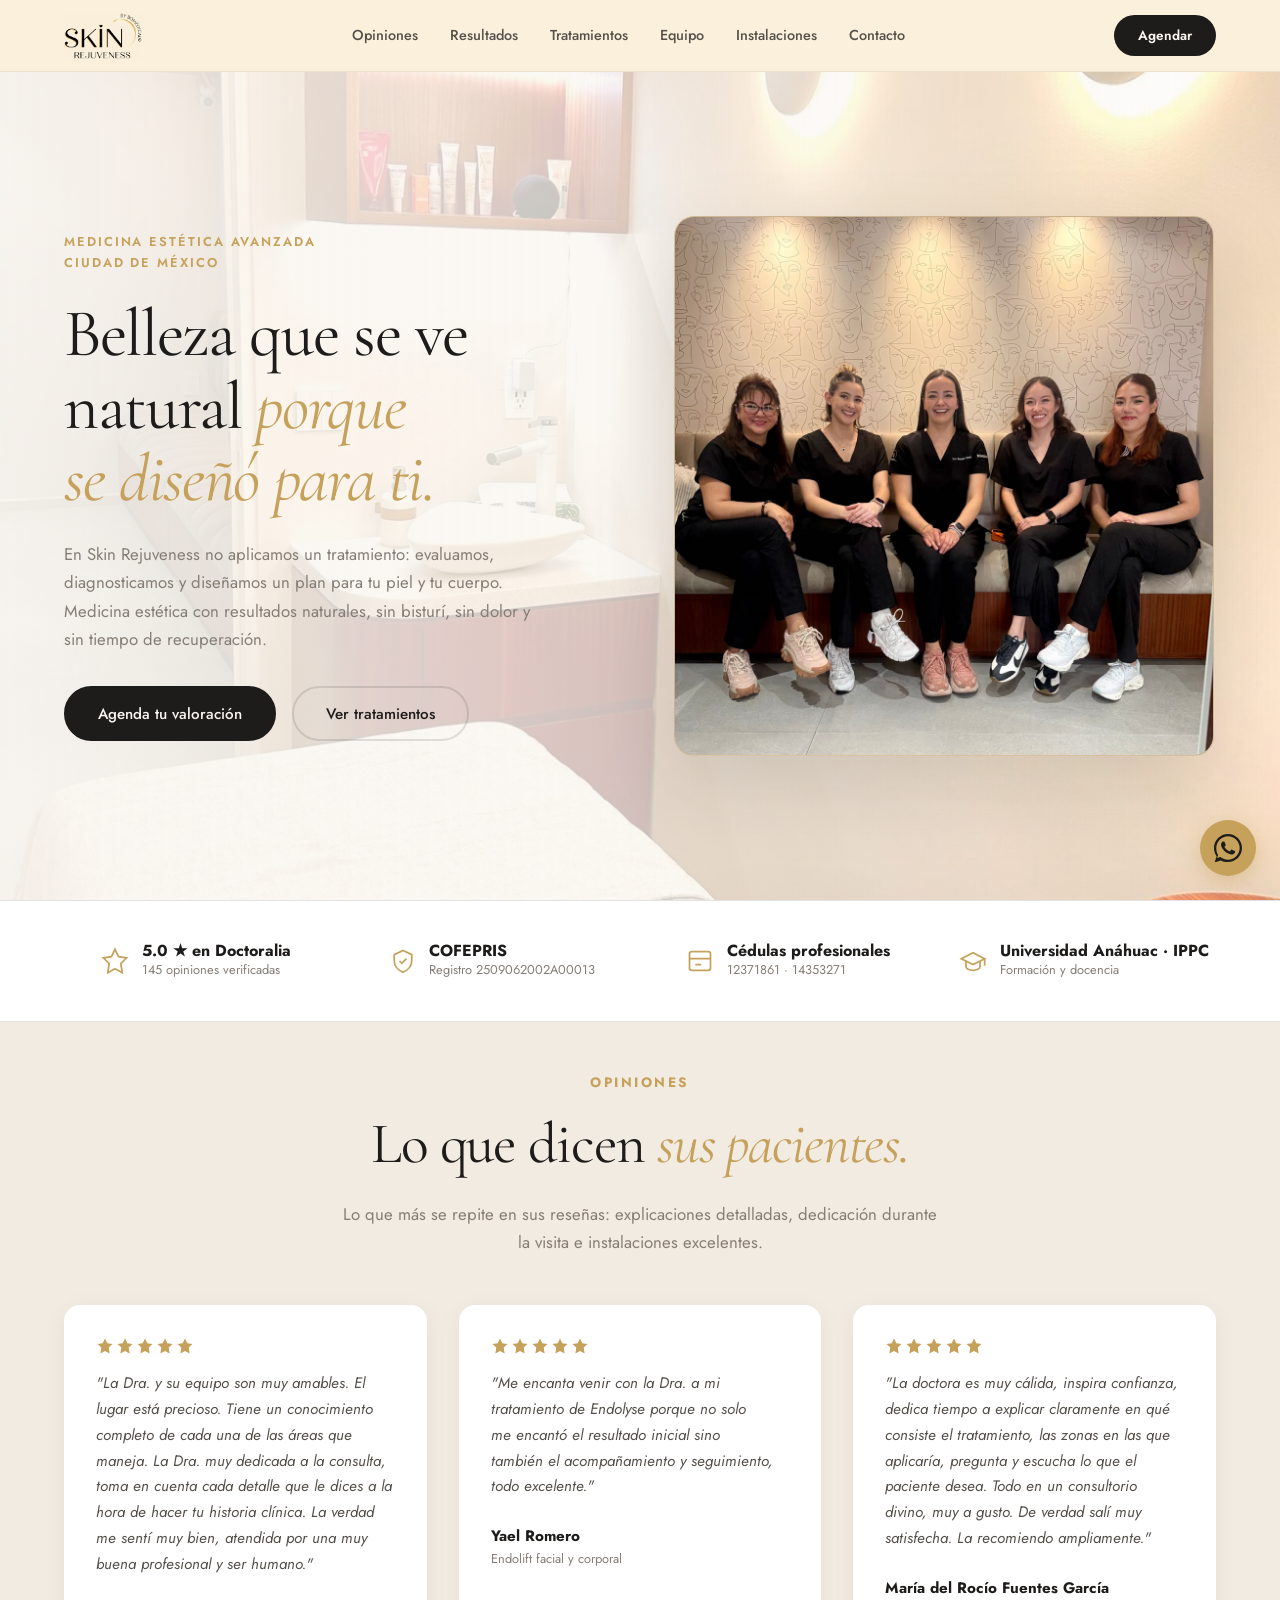
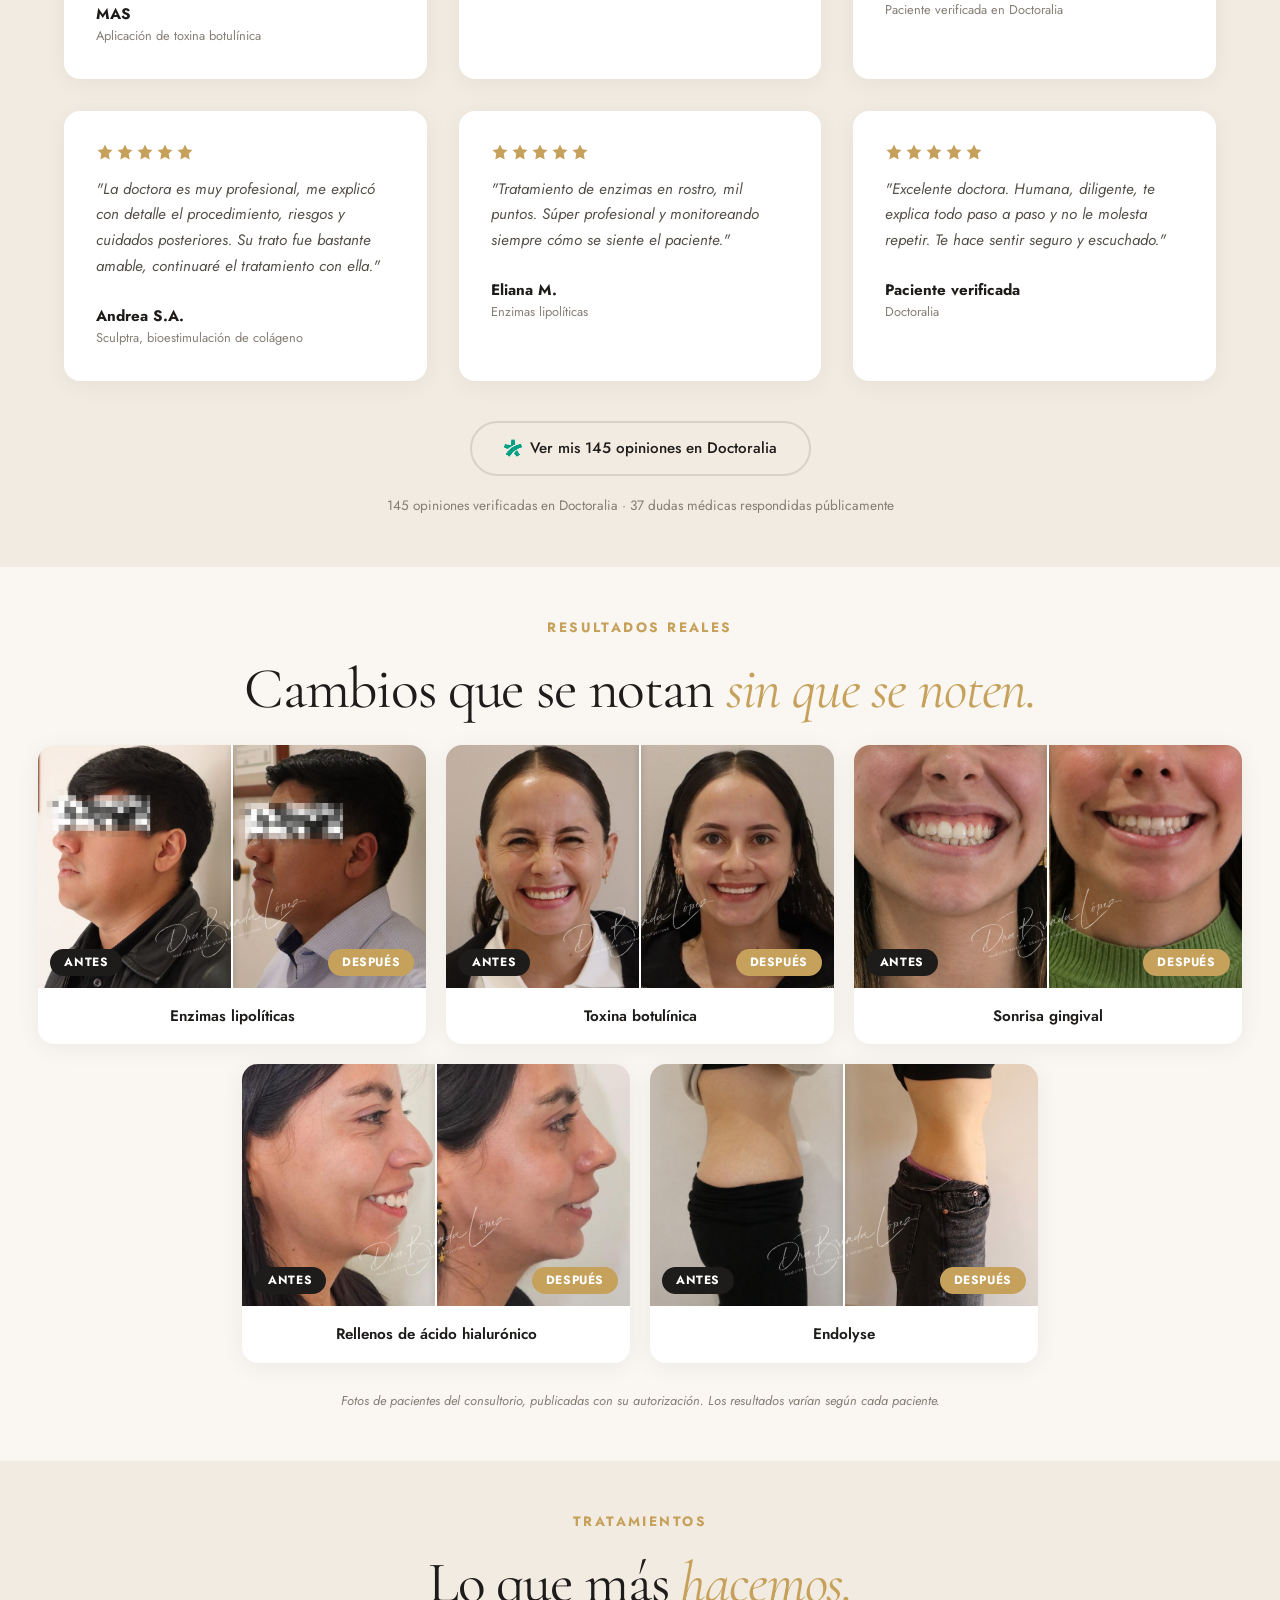
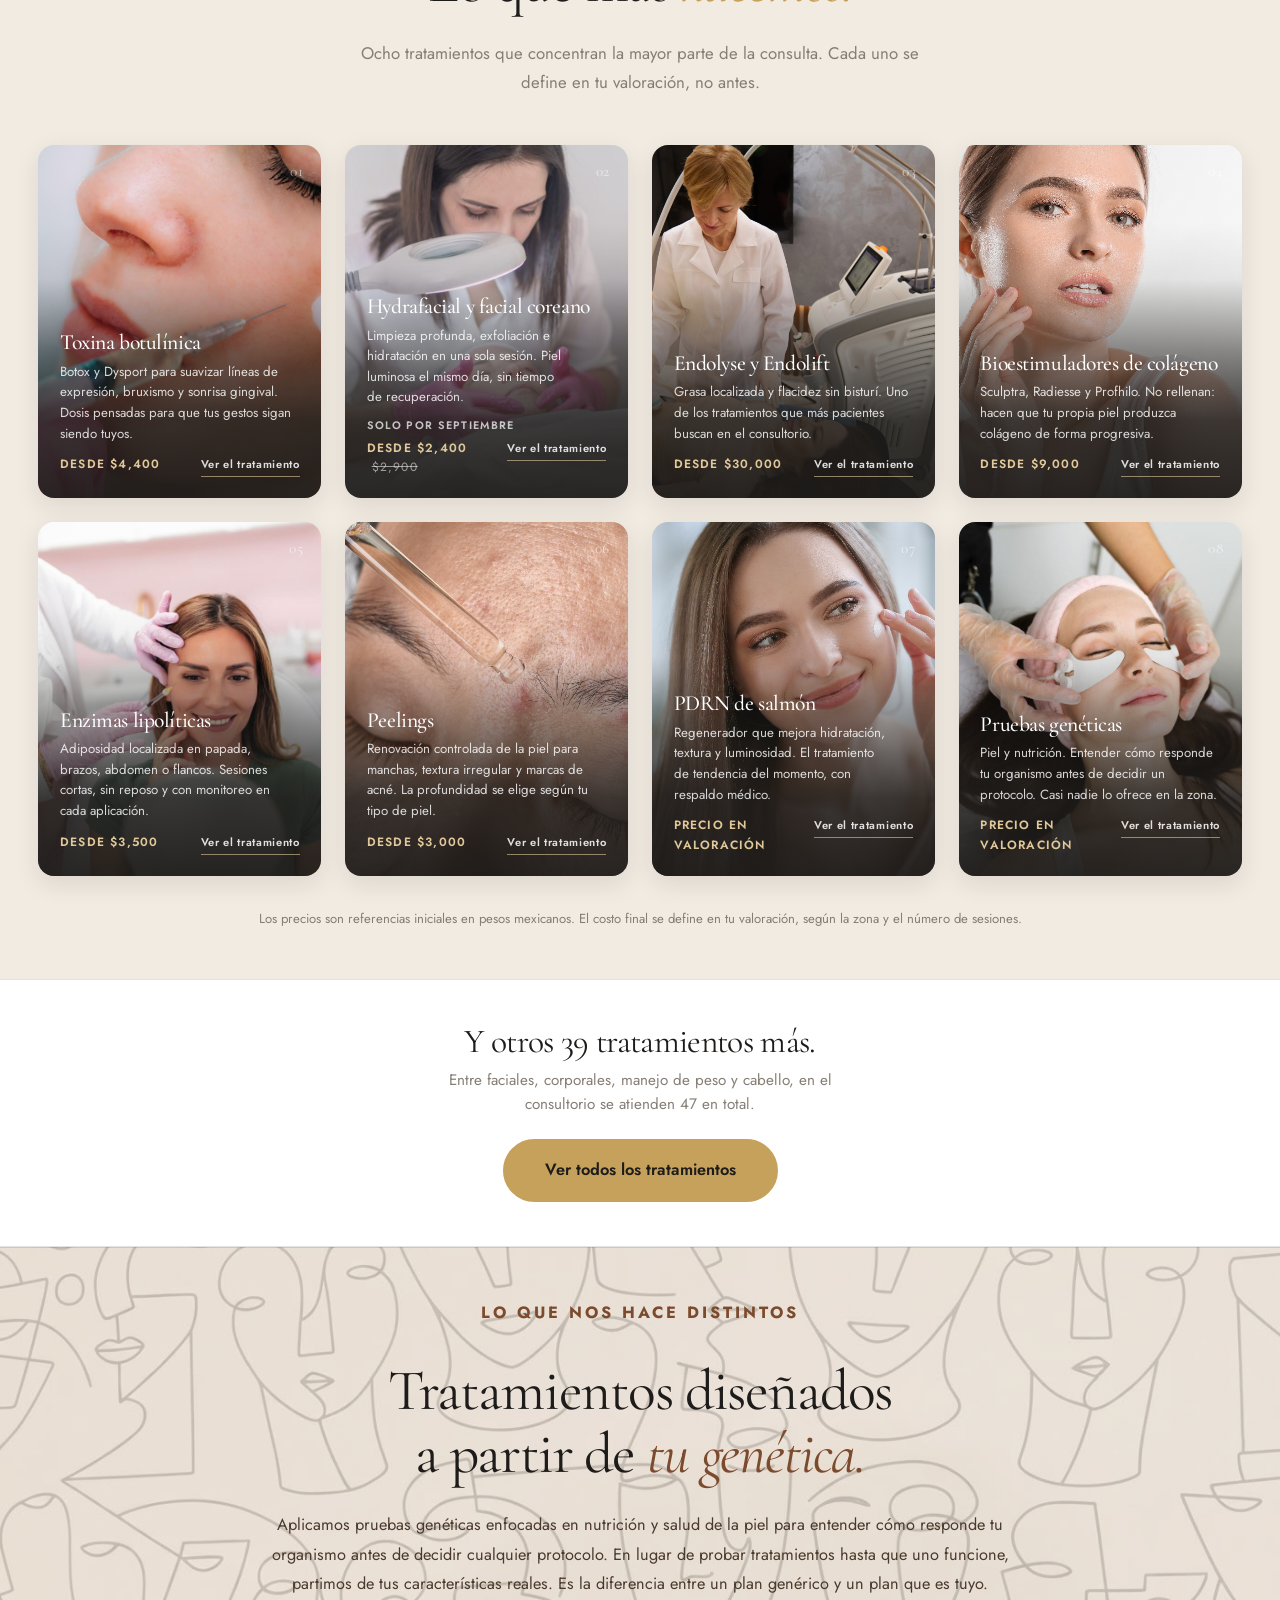
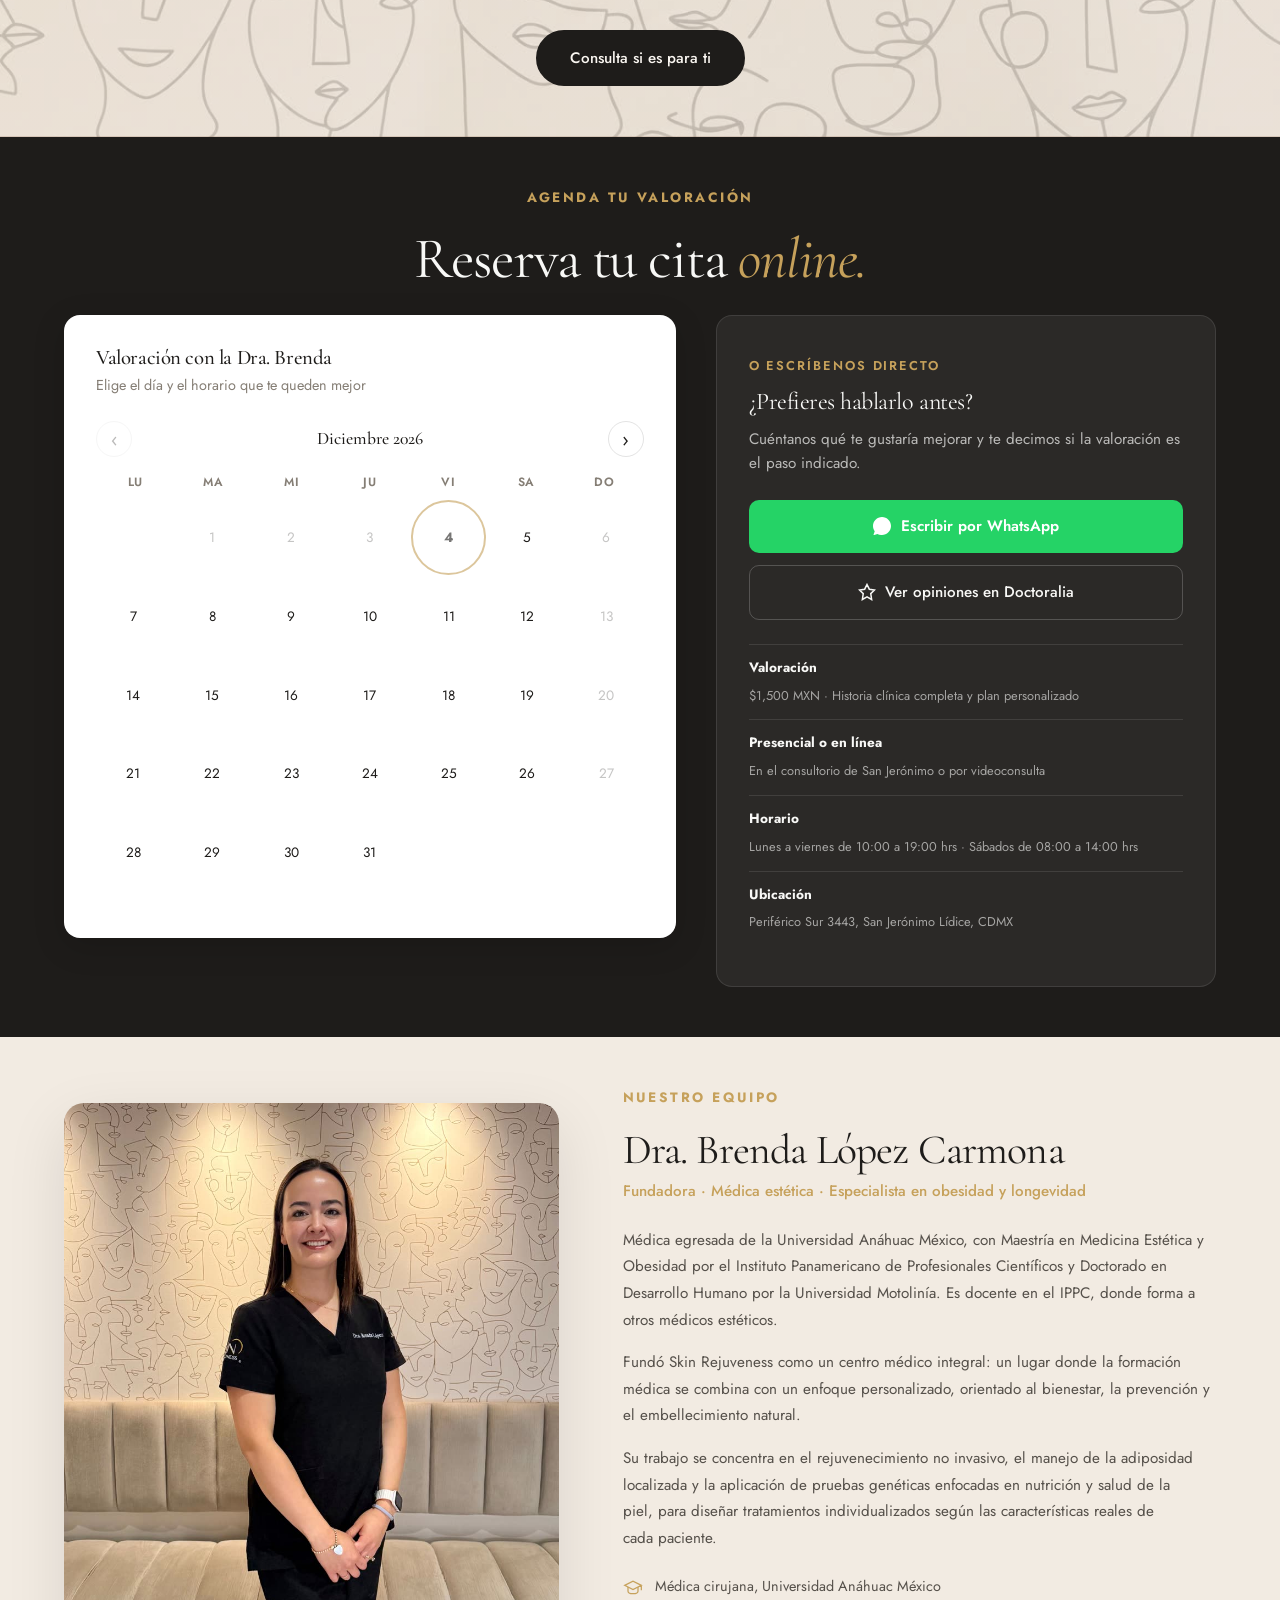
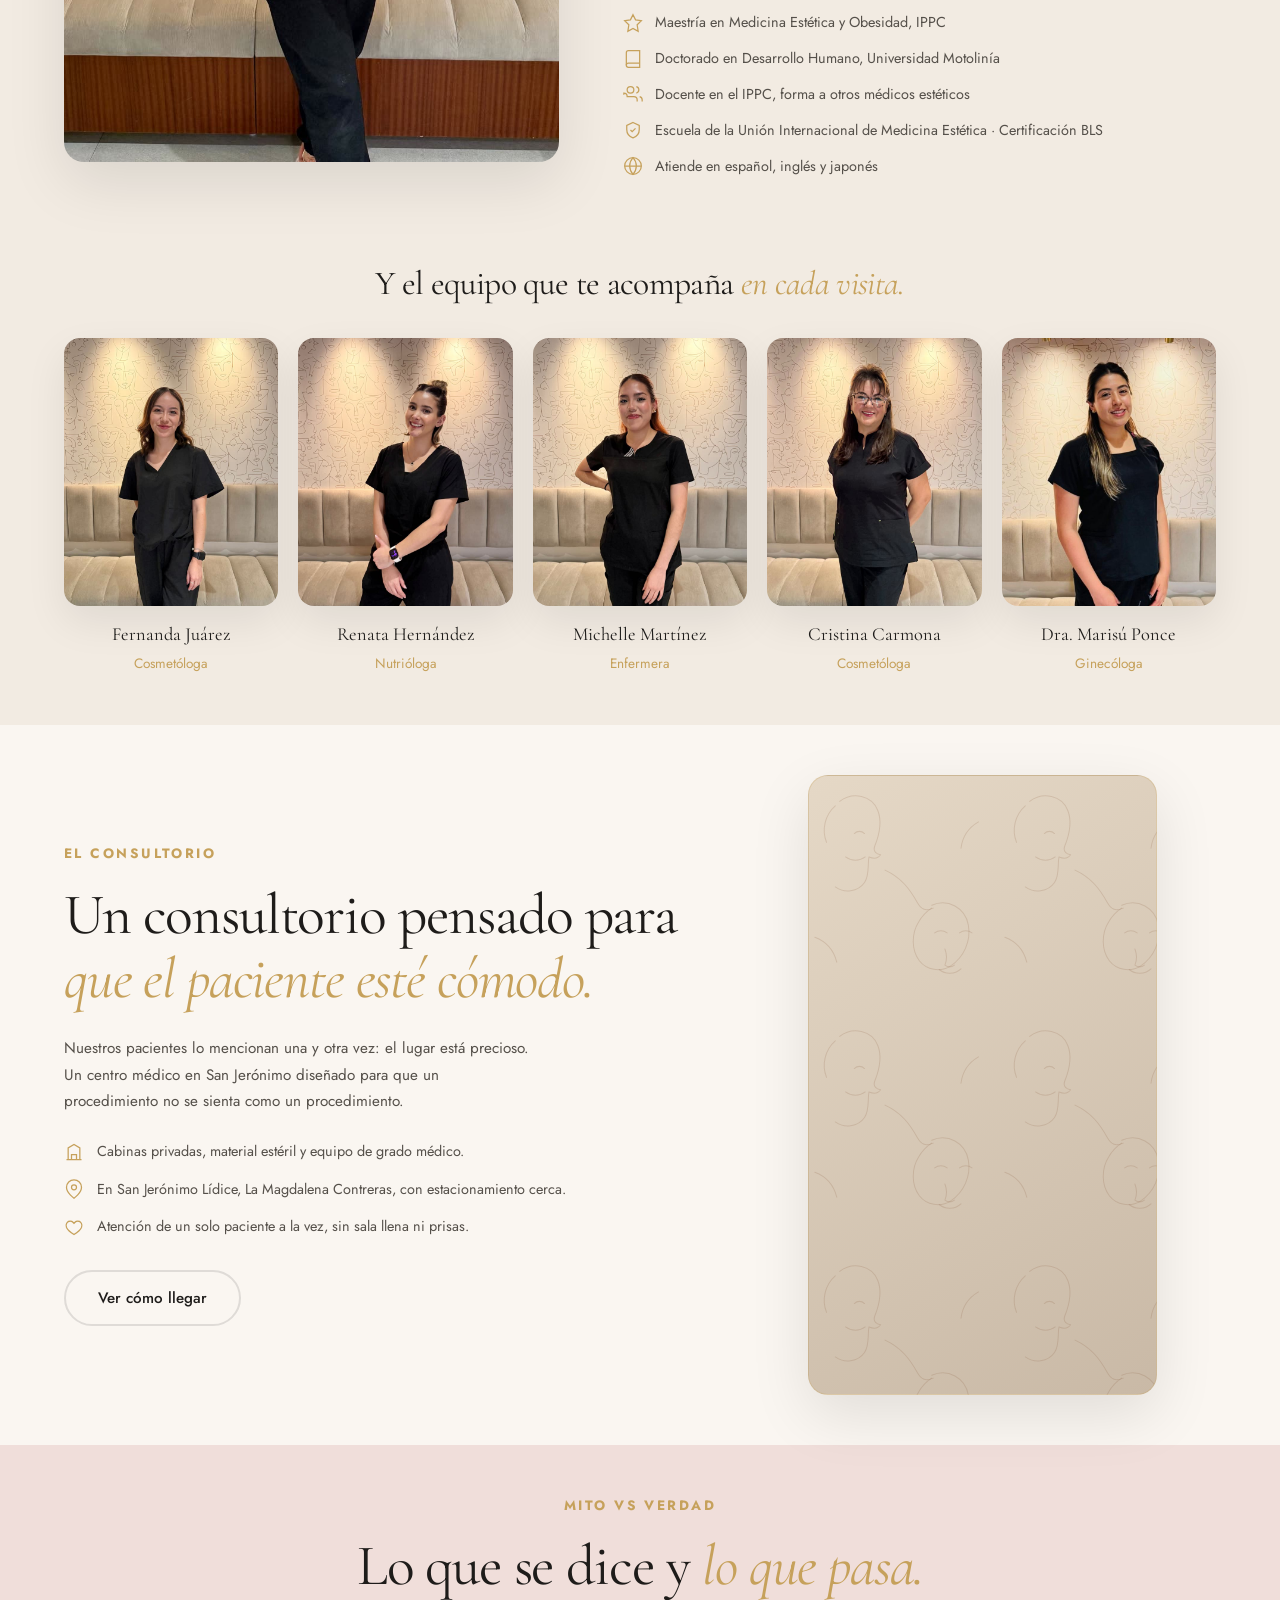
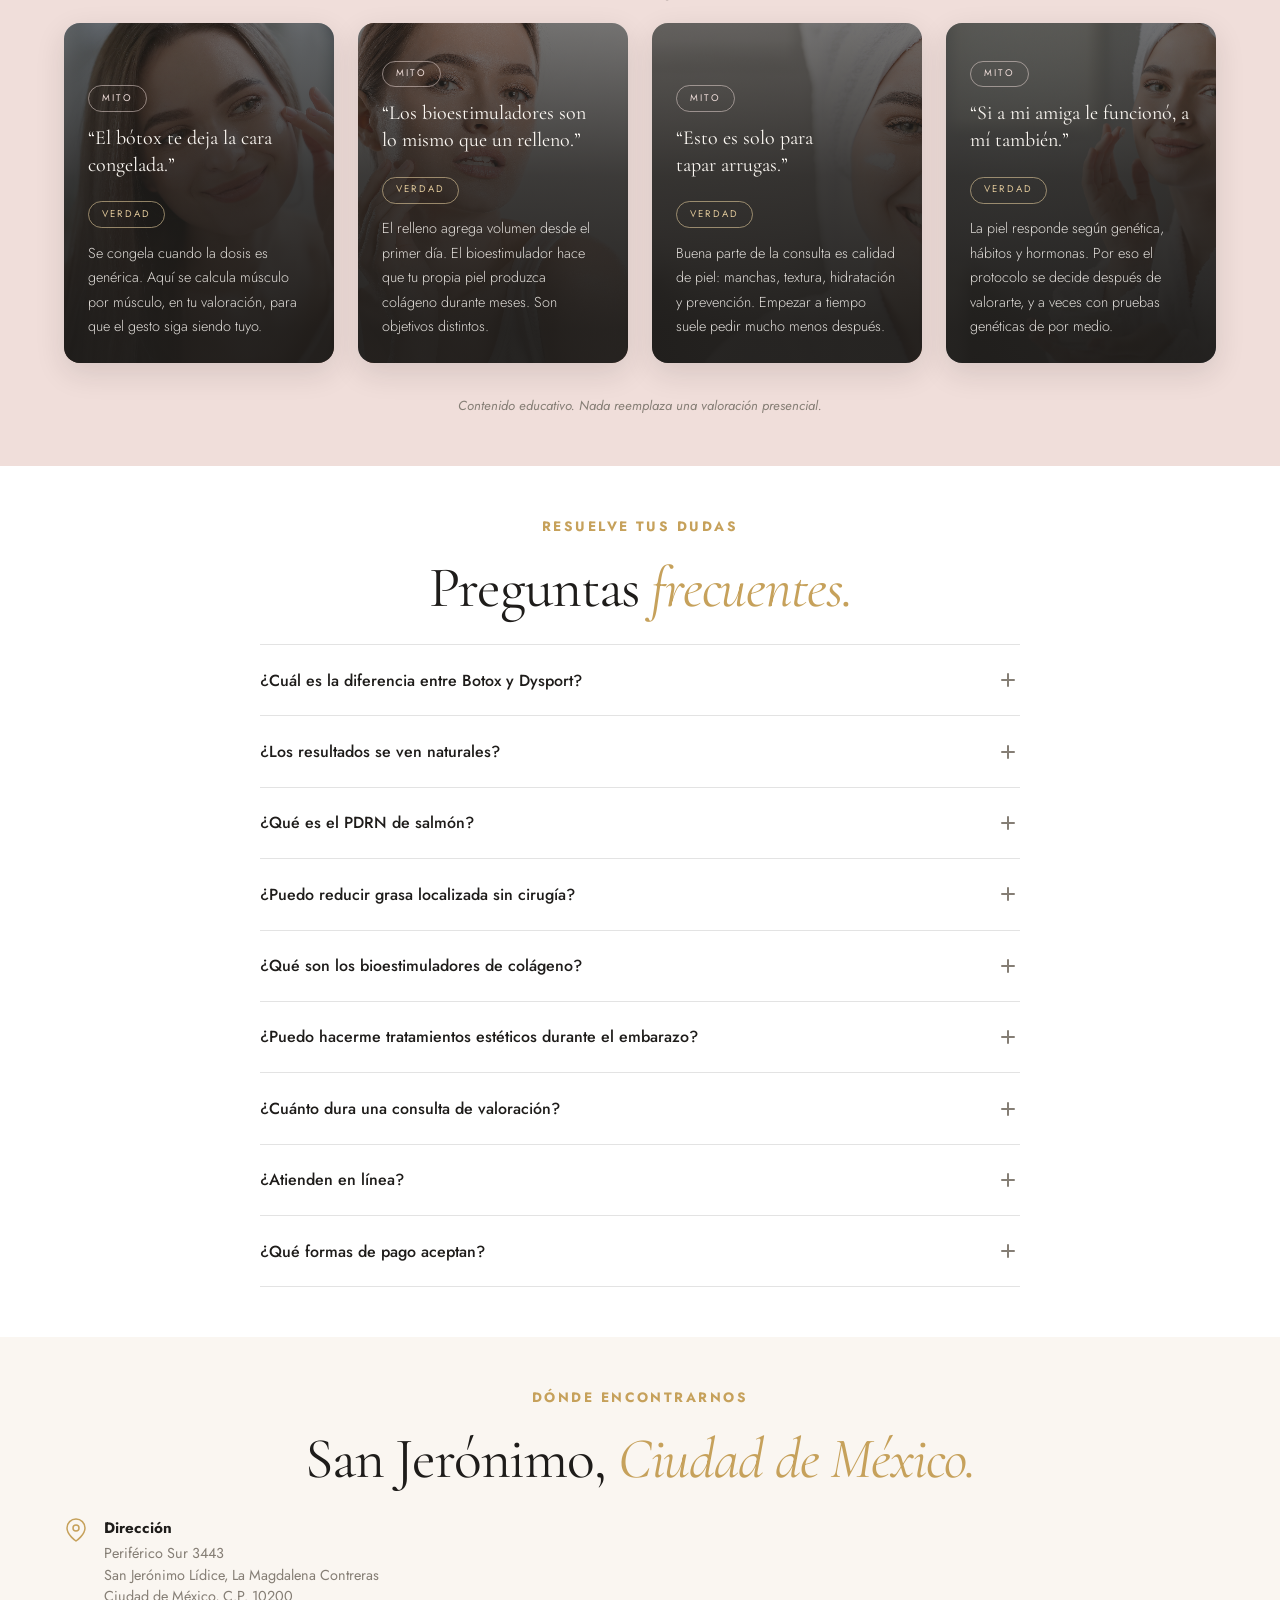
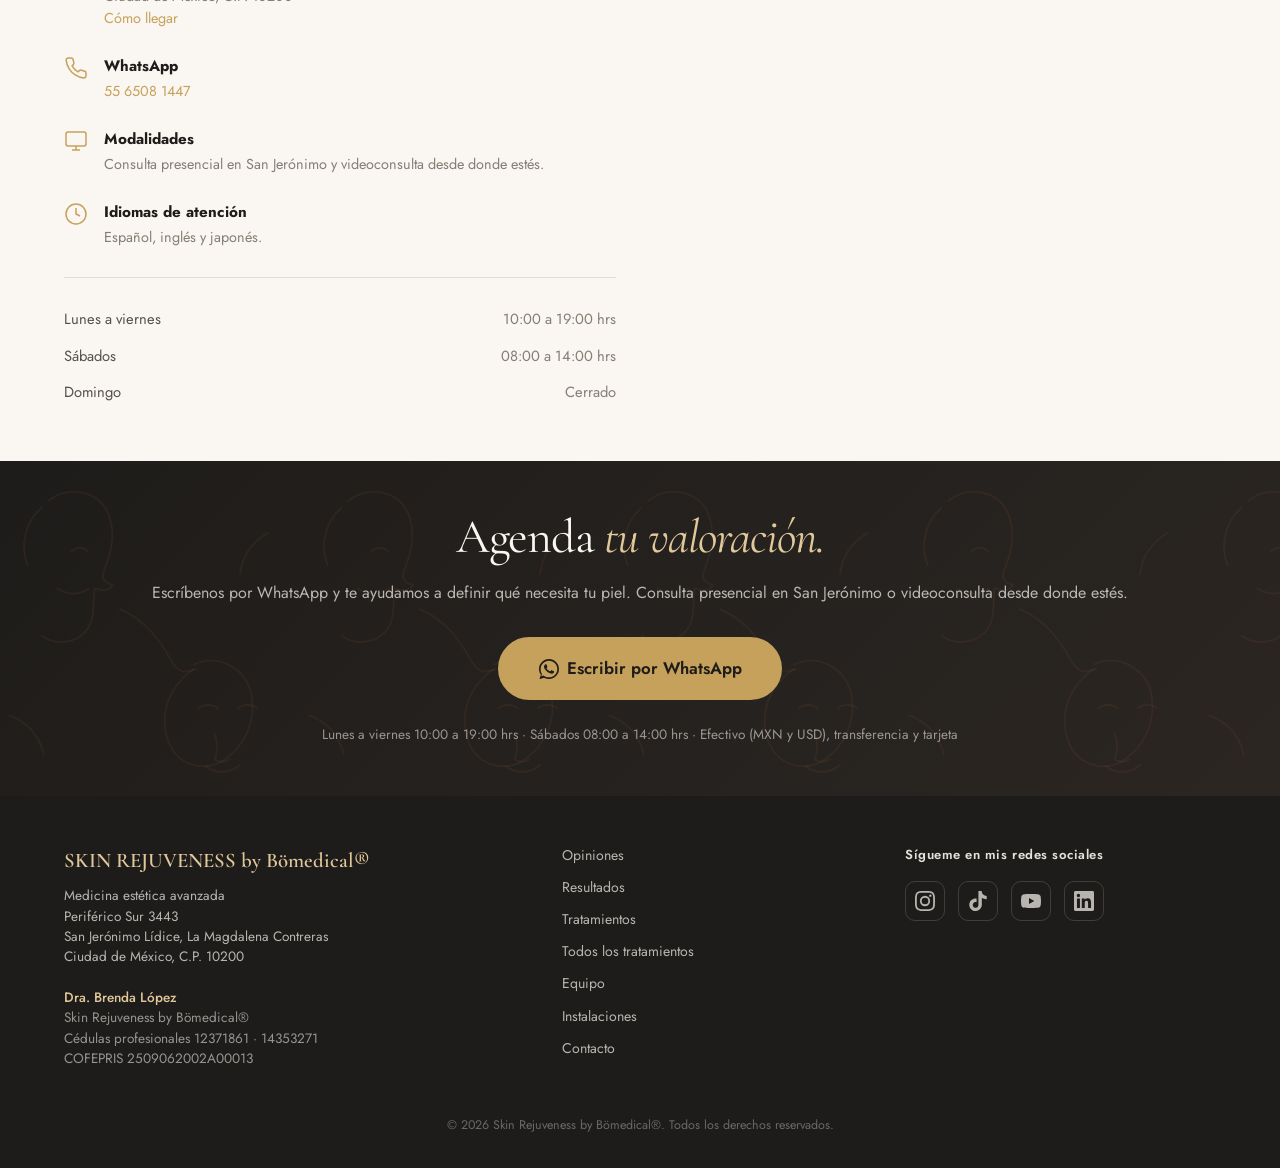
<file: index.html>
<!DOCTYPE html>
<html lang="es-MX">
<head>
  <meta charset="UTF-8" />
  <meta name="viewport" content="width=device-width, initial-scale=1.0" />
  <title>Medicina Estética en San Jerónimo, CDMX | Dra. Brenda López · Skin Rejuveness</title>
  <meta name="description" content="Medicina estética avanzada en San Jerónimo, CDMX. Botox, bioestimuladores, Endolyse, hydrafacial y pruebas genéticas de piel con la Dra. Brenda López. 145 opiniones 5★. Agenda por WhatsApp." />
  <meta name="keywords" content="medicina estética San Jerónimo, médico estético CDMX sur, botox San Jerónimo CDMX, bioestimuladores de colágeno CDMX, Endolift CDMX, enzimas lipolíticas CDMX, hydrafacial San Jerónimo, ácido hialurónico CDMX sur, pruebas genéticas para la piel México" />
  <meta name="robots" content="index, follow" />
  <meta name="author" content="Dra. Brenda López Carmona" />

  <meta property="og:title" content="Medicina Estética en San Jerónimo, CDMX | Dra. Brenda López" />
  <meta property="og:description" content="Evaluamos, diagnosticamos y diseñamos un plan para tu piel y tu cuerpo. Medicina estética con resultados naturales en San Jerónimo, CDMX." />
  <meta property="og:type" content="website" />
  <meta property="og:locale" content="es_MX" />
  <meta property="og:site_name" content="Skin Rejuveness by Bömedical" />
  <meta property="og:image" content="assets/img/hero.jpg" />
  <meta name="twitter:card" content="summary_large_image" />

  <link rel="canonical" href="https://skinrejuveness.com/" />

  <link rel="preconnect" href="https://fonts.googleapis.com" />
  <link rel="preconnect" href="https://fonts.gstatic.com" crossorigin />
  <link rel="stylesheet" href="https://fonts.googleapis.com/css2?family=Cormorant+Garamond:ital,wght@0,300;0,400;0,500;0,600;1,300;1,400;1,500;1,600&family=Jost:wght@300;400;500;600&display=swap" />

  <link rel="stylesheet" href="styles.css?v=20260929j" />

  <link rel="icon" href="data:image/svg+xml,<svg xmlns='http://www.w3.org/2000/svg' viewBox='0 0 100 100'><rect width='100' height='100' rx='22' fill='%231E1C1A'/><text x='50' y='70' font-size='58' font-family='Georgia,serif' fill='%23C6A15B' text-anchor='middle'>S</text></svg>" />

  <script type="application/ld+json">
  {
    "@context": "https://schema.org",
    "@graph": [
      {
        "@type": "MedicalBusiness",
        "@id": "https://skinrejuveness.com/#clinica",
        "name": "Skin Rejuveness by Bömedical",
        "alternateName": "Skin Rejuveness",
        "description": "Centro de medicina estética avanzada en San Jerónimo Lídice, CDMX. Rejuvenecimiento no invasivo, manejo de adiposidad localizada y pruebas genéticas aplicadas a piel y nutrición.",
        "image": "https://skinrejuveness.com/assets/img/hero.jpg",
        "url": "https://skinrejuveness.com/",
        "telephone": "+525565081447",
        "priceRange": "$$$",
        "currenciesAccepted": "MXN",
        "paymentAccepted": "Efectivo en pesos mexicanos y dólares, Transferencia, Tarjeta de crédito, Tarjeta de débito",
        "medicalSpecialty": "PlasticSurgery",
        "availableService": [
          { "@type": "MedicalTherapy", "name": "Aplicación de toxina botulínica" },
          { "@type": "MedicalTherapy", "name": "Bioestimuladores de colágeno" },
          { "@type": "MedicalTherapy", "name": "Endolyse para grasa localizada" },
          { "@type": "MedicalTherapy", "name": "Hydrafacial" },
          { "@type": "MedicalTherapy", "name": "Enzimas lipolíticas" },
          { "@type": "MedicalTherapy", "name": "Peelings" },
          { "@type": "MedicalTherapy", "name": "PDRN de salmón" },
          { "@type": "MedicalTherapy", "name": "Pruebas genéticas de piel y nutrición" }
        ],
        "address": {
          "@type": "PostalAddress",
          "streetAddress": "Periférico Sur 3443, San Jerónimo Lídice",
          "addressLocality": "La Magdalena Contreras",
          "addressRegion": "Ciudad de México",
          "postalCode": "10200",
          "addressCountry": "MX"
        },
        "geo": {
          "@type": "GeoCoordinates",
          "latitude": 19.3221031,
          "longitude": -99.219864
        },
        "hasMap": "https://maps.google.com/?cid=6368025527534217429",
        "openingHoursSpecification": [
          {
            "@type": "OpeningHoursSpecification",
            "dayOfWeek": ["Monday","Tuesday","Wednesday","Thursday","Friday"],
            "opens": "10:00",
            "closes": "19:00"
          },
          {
            "@type": "OpeningHoursSpecification",
            "dayOfWeek": "Saturday",
            "opens": "08:00",
            "closes": "14:00"
          }
        ],
        "aggregateRating": {
          "@type": "AggregateRating",
          "ratingValue": "5.0",
          "reviewCount": "145",
          "bestRating": "5"
        },
        "sameAs": [
          "https://www.instagram.com/skin_rejuveness",
          "https://www.tiktok.com/@skin_rejuveness",
          "https://www.doctoralia.com.mx/perfil/brenda-lopez-carmona",
          "https://www.youtube.com/@SkinRejuveness",
          "https://www.linkedin.com/in/brenda-lopez-2603/"
        ]
      },
      {
        "@type": "Physician",
        "@id": "https://skinrejuveness.com/#doctora",
        "name": "Dra. Brenda López Carmona",
        "honorificPrefix": "Dra.",
        "jobTitle": "Médica estética",
        "description": "Médica cirujana por la Universidad Anáhuac México, con Maestría en Medicina Estética y Obesidad por el IPPC y Doctorado en Desarrollo Humano por la Universidad Motolinía. Docente en el IPPC.",
        "image": "https://skinrejuveness.com/assets/img/doctor.jpg",
        "url": "https://skinrejuveness.com/",
        "telephone": "+525565081447",
        "medicalSpecialty": "PlasticSurgery",
        "knowsLanguage": ["es", "en", "ja"],
        "worksFor": { "@id": "https://skinrejuveness.com/#clinica" },
        "alumniOf": [
          { "@type": "CollegeOrUniversity", "name": "Universidad Anáhuac México" },
          { "@type": "CollegeOrUniversity", "name": "Universidad Nacional Autónoma de México" },
          { "@type": "CollegeOrUniversity", "name": "Instituto Panamericano de Profesionales Científicos" },
          { "@type": "CollegeOrUniversity", "name": "Universidad Motolinía" }
        ],
        "address": {
          "@type": "PostalAddress",
          "streetAddress": "Periférico Sur 3443, San Jerónimo Lídice",
          "addressLocality": "La Magdalena Contreras",
          "addressRegion": "Ciudad de México",
          "postalCode": "10200",
          "addressCountry": "MX"
        },
        "sameAs": [
          "https://www.instagram.com/skin_rejuveness",
          "https://www.tiktok.com/@skin_rejuveness",
          "https://www.doctoralia.com.mx/perfil/brenda-lopez-carmona",
          "https://www.linkedin.com/in/brenda-lopez-2603/"
        ]
      },
      {
        "@type": "FAQPage",
        "@id": "https://skinrejuveness.com/#faq",
        "mainEntity": [
          {
            "@type": "Question",
            "name": "¿Cuál es la diferencia entre Botox y Dysport?",
            "acceptedAnswer": { "@type": "Answer", "text": "Ambos son toxina botulínica y relajan el músculo para suavizar líneas de expresión. Cambian el tiempo de inicio del efecto y la difusión del producto. En tu valoración definimos cuál conviene según tu zona a tratar y tus objetivos." }
          },
          {
            "@type": "Question",
            "name": "¿Los resultados se ven naturales?",
            "acceptedAnswer": { "@type": "Answer", "text": "Ese es el objetivo. Trabajamos con dosis y volúmenes pensados para que tus gestos sigan siendo tuyos. No buscamos un rostro hecho, buscamos que se note que descansaste." }
          },
          {
            "@type": "Question",
            "name": "¿Qué es el PDRN de salmón?",
            "acceptedAnswer": { "@type": "Answer", "text": "Es un regenerador que estimula la reparación de la piel y mejora hidratación, textura y luminosidad. Es uno de los tratamientos más solicitados actualmente y funciona muy bien combinado con una rutina de skincare adecuada." }
          },
          {
            "@type": "Question",
            "name": "¿Puedo reducir grasa localizada sin cirugía?",
            "acceptedAnswer": { "@type": "Answer", "text": "Sí. Con Endolyse y enzimas lipolíticas tratamos adiposidad localizada sin bisturí, sin dolor y sin tiempo de recuperación. Los resultados dependen de la zona, de la cantidad de sesiones y de tu seguimiento." }
          },
          {
            "@type": "Question",
            "name": "¿Qué son los bioestimuladores de colágeno?",
            "acceptedAnswer": { "@type": "Answer", "text": "Productos como Sculptra, Radiesse o Profhilo que no rellenan: hacen que tu propia piel produzca colágeno. El resultado aparece de forma progresiva y se ve más firme y luminosa, no más llena." }
          },
          {
            "@type": "Question",
            "name": "¿Puedo hacerme tratamientos estéticos durante el embarazo?",
            "acceptedAnswer": { "@type": "Answer", "text": "Algunos sí y otros no. Hay ingredientes y procedimientos que se deben suspender por completo durante esta etapa. Agenda una valoración y armamos una rutina segura para ti y tu bebé." }
          },
          {
            "@type": "Question",
            "name": "¿Cuánto dura una consulta de valoración?",
            "acceptedAnswer": { "@type": "Answer", "text": "Lo suficiente para hacer historia clínica completa, revisar tu piel, escuchar qué buscas y explicarte el plan, los riesgos y los cuidados posteriores. No trabajamos con consultas de cinco minutos." }
          },
          {
            "@type": "Question",
            "name": "¿Atienden en línea?",
            "acceptedAnswer": { "@type": "Answer", "text": "Sí. Ofrecemos videoconsulta además de la consulta presencial en San Jerónimo." }
          },
          {
            "@type": "Question",
            "name": "¿Qué formas de pago aceptan?",
            "acceptedAnswer": { "@type": "Answer", "text": "Efectivo en pesos mexicanos (MXN) y dólares (USD), transferencia, tarjeta de crédito y tarjeta de débito. Atención exclusivamente privada, sin aseguradoras." }
          }
        ]
      }
    ]
  }
  </script>

  <noscript>
    <style>
      /* Sin JS no corre el IntersectionObserver que revela las secciones,
         asi que el contenido se muestra tal cual. La web se lee entera. */
      .reveal { opacity: 1 !important; transform: none !important; }
      .hero-text, .hero-img-card { opacity: 1 !important; transform: none !important; }
      .faq-a, .cat-a { max-height: none !important; }
      .faq-q-icon, .cat-q-icon { display: none; }
    </style>
  </noscript>
</head>
<body>

  <a href="#main" class="skip-link">Ir al contenido</a>

  <!-- ============ 1. NAV ============ -->
  <header class="nav" id="nav">
    <div class="nav-inner">
      <a href="#hero" class="nav-logo" aria-label="Skin Rejuveness by Bömedical, inicio">
        <img src="assets/img/logo-nav.png" alt="Skin Rejuveness by Bömedical" width="480" height="282" />
      </a>
      <nav class="nav-links" aria-label="Navegación principal">
        <a href="#testimonios">Opiniones</a>
        <a href="#resultados">Resultados</a>
        <a href="#tratamientos">Tratamientos</a>
        <a href="#equipo">Equipo</a>
        <a href="#instalaciones">Instalaciones</a>
        <a href="#contacto">Contacto</a>
      </nav>
      <a href="https://wa.me/525565081447?text=Hola%20Dra.%20Brenda%2C%20vengo%20de%20su%20sitio%20web%20y%20quiero%20agendar%20una%20valoraci%C3%B3n." class="nav-cta" target="_blank" rel="noopener">Agendar</a>
    </div>
  </header>

  <main id="main">

    <!-- ============ 2. HERO ============ -->
    <section class="hero" id="hero">
      <div class="hero-bg-wrap">
        <img class="hero-bg-img" src="assets/img/hero.jpg" alt="" loading="eager" fetchpriority="high" onerror="this.remove()" />
        <div class="hero-bg-gradient"></div>
      </div>
      <div class="hero-content">
        <div class="hero-text">
          <p class="hero-kicker">Medicina estética avanzada<span>Ciudad de México</span></p>
          <h1 class="hero-title">Belleza que se ve natural <em>porque se diseñó para ti.</em></h1>
          <p class="hero-sub">En Skin Rejuveness no aplicamos un tratamiento: evaluamos, diagnosticamos y diseñamos un plan para tu piel y tu cuerpo. Medicina estética con resultados naturales, sin bisturí, sin dolor y sin tiempo de recuperación.</p>
          <div class="hero-actions">
            <a href="#booking" class="btn btn-primary">Agenda tu valoración</a>
            <a href="#tratamientos" class="btn btn-ghost">Ver tratamientos</a>
          </div>
        </div>
        <div class="hero-img-wrap">
          <div class="hero-img-card">
            <img src="assets/img/equipo-hero.jpg" alt="Equipo de Skin Rejuveness con la Dra. Brenda López Carmona en el consultorio de San Jerónimo, CDMX" width="1100" height="1100" fetchpriority="high" loading="eager" onerror="this.remove()" />
          </div>
        </div>
      </div>
    </section>

    <!-- ============ 3. BARRA DE CONFIANZA ============ -->
    <section class="trust-strip reveal" aria-label="Credenciales y respaldo">
      <div class="trust-strip-inner">
        <div class="trust-item">
          <svg viewBox="0 0 24 24" fill="none" stroke="currentColor" stroke-width="1.5" class="trust-icon" aria-hidden="true"><path d="M12 2l3.09 6.26L22 9.27l-5 4.87L18.18 22 12 18.56 5.82 22 7 14.14l-5-4.87 6.91-1.01L12 2z"/></svg>
          <div class="trust-text"><strong>5.0 &#9733; en Doctoralia</strong><span>145 opiniones verificadas</span></div>
        </div>
        <div class="trust-item">
          <svg viewBox="0 0 24 24" fill="none" stroke="currentColor" stroke-width="1.5" class="trust-icon" aria-hidden="true"><path d="M9 12l2 2 4-4"/><path d="M12 3l7.5 3.5v5c0 4.5-3 8.5-7.5 10-4.5-1.5-7.5-5.5-7.5-10v-5L12 3z"/></svg>
          <div class="trust-text"><strong>COFEPRIS</strong><span>Registro 2509062002A00013</span></div>
        </div>
        <div class="trust-item">
          <svg viewBox="0 0 24 24" fill="none" stroke="currentColor" stroke-width="1.5" class="trust-icon" aria-hidden="true"><rect x="3" y="4" width="18" height="16" rx="2"/><path d="M3 10h18M8 15h5"/></svg>
          <div class="trust-text"><strong>Cédulas profesionales</strong><span>12371861 · 14353271</span></div>
        </div>
        <div class="trust-item">
          <svg viewBox="0 0 24 24" fill="none" stroke="currentColor" stroke-width="1.5" class="trust-icon" aria-hidden="true"><path d="M22 10v6M2 10l10-5 10 5-10 5z"/><path d="M6 12v5c0 1.66 2.69 3 6 3s6-1.34 6-3v-5"/></svg>
          <div class="trust-text"><strong>Universidad Anáhuac · IPPC</strong><span>Formación y docencia</span></div>
        </div>
      </div>
    </section>

    <!-- ============ 4. OPINIONES ============ -->
    <section class="section testimonials" id="testimonios">
      <div class="section-inner">
        <p class="section-kicker reveal">Opiniones</p>
        <h2 class="section-title reveal">Lo que dicen <em>sus pacientes.</em></h2>
        <p class="section-sub reveal">Lo que más se repite en sus reseñas: explicaciones detalladas, dedicación durante la visita e instalaciones excelentes.</p>
        <div class="testimonials-grid">

          <blockquote class="testimonial-card reveal">
            <div class="testimonial-stars" aria-label="5 de 5 estrellas">
              <svg viewBox="0 0 24 24" aria-hidden="true"><path d="M12 2l3.09 6.26L22 9.27l-5 4.87L18.18 22 12 18.56 5.82 22 7 14.14l-5-4.87 6.91-1.01L12 2z"/></svg>
              <svg viewBox="0 0 24 24" aria-hidden="true"><path d="M12 2l3.09 6.26L22 9.27l-5 4.87L18.18 22 12 18.56 5.82 22 7 14.14l-5-4.87 6.91-1.01L12 2z"/></svg>
              <svg viewBox="0 0 24 24" aria-hidden="true"><path d="M12 2l3.09 6.26L22 9.27l-5 4.87L18.18 22 12 18.56 5.82 22 7 14.14l-5-4.87 6.91-1.01L12 2z"/></svg>
              <svg viewBox="0 0 24 24" aria-hidden="true"><path d="M12 2l3.09 6.26L22 9.27l-5 4.87L18.18 22 12 18.56 5.82 22 7 14.14l-5-4.87 6.91-1.01L12 2z"/></svg>
              <svg viewBox="0 0 24 24" aria-hidden="true"><path d="M12 2l3.09 6.26L22 9.27l-5 4.87L18.18 22 12 18.56 5.82 22 7 14.14l-5-4.87 6.91-1.01L12 2z"/></svg>
            </div>
            <p class="testimonial-text">"La Dra. y su equipo son muy amables. El lugar está precioso. Tiene un conocimiento completo de cada una de las áreas que maneja. La Dra. muy dedicada a la consulta, toma en cuenta cada detalle que le dices a la hora de hacer tu historia clínica. La verdad me sentí muy bien, atendida por una muy buena profesional y ser humano."</p>
            <footer class="testimonial-author">
              <strong>MAS</strong>
              <span>Aplicación de toxina botulínica</span>
            </footer>
          </blockquote>

          <blockquote class="testimonial-card reveal">
            <div class="testimonial-stars" aria-label="5 de 5 estrellas">
              <svg viewBox="0 0 24 24" aria-hidden="true"><path d="M12 2l3.09 6.26L22 9.27l-5 4.87L18.18 22 12 18.56 5.82 22 7 14.14l-5-4.87 6.91-1.01L12 2z"/></svg>
              <svg viewBox="0 0 24 24" aria-hidden="true"><path d="M12 2l3.09 6.26L22 9.27l-5 4.87L18.18 22 12 18.56 5.82 22 7 14.14l-5-4.87 6.91-1.01L12 2z"/></svg>
              <svg viewBox="0 0 24 24" aria-hidden="true"><path d="M12 2l3.09 6.26L22 9.27l-5 4.87L18.18 22 12 18.56 5.82 22 7 14.14l-5-4.87 6.91-1.01L12 2z"/></svg>
              <svg viewBox="0 0 24 24" aria-hidden="true"><path d="M12 2l3.09 6.26L22 9.27l-5 4.87L18.18 22 12 18.56 5.82 22 7 14.14l-5-4.87 6.91-1.01L12 2z"/></svg>
              <svg viewBox="0 0 24 24" aria-hidden="true"><path d="M12 2l3.09 6.26L22 9.27l-5 4.87L18.18 22 12 18.56 5.82 22 7 14.14l-5-4.87 6.91-1.01L12 2z"/></svg>
            </div>
            <p class="testimonial-text">"Me encanta venir con la Dra. a mi tratamiento de Endolyse porque no solo me encantó el resultado inicial sino también el acompañamiento y seguimiento, todo excelente."</p>
            <footer class="testimonial-author">
              <strong>Yael Romero</strong>
              <span>Endolift facial y corporal</span>
            </footer>
          </blockquote>

          <blockquote class="testimonial-card reveal">
            <div class="testimonial-stars" aria-label="5 de 5 estrellas">
              <svg viewBox="0 0 24 24" aria-hidden="true"><path d="M12 2l3.09 6.26L22 9.27l-5 4.87L18.18 22 12 18.56 5.82 22 7 14.14l-5-4.87 6.91-1.01L12 2z"/></svg>
              <svg viewBox="0 0 24 24" aria-hidden="true"><path d="M12 2l3.09 6.26L22 9.27l-5 4.87L18.18 22 12 18.56 5.82 22 7 14.14l-5-4.87 6.91-1.01L12 2z"/></svg>
              <svg viewBox="0 0 24 24" aria-hidden="true"><path d="M12 2l3.09 6.26L22 9.27l-5 4.87L18.18 22 12 18.56 5.82 22 7 14.14l-5-4.87 6.91-1.01L12 2z"/></svg>
              <svg viewBox="0 0 24 24" aria-hidden="true"><path d="M12 2l3.09 6.26L22 9.27l-5 4.87L18.18 22 12 18.56 5.82 22 7 14.14l-5-4.87 6.91-1.01L12 2z"/></svg>
              <svg viewBox="0 0 24 24" aria-hidden="true"><path d="M12 2l3.09 6.26L22 9.27l-5 4.87L18.18 22 12 18.56 5.82 22 7 14.14l-5-4.87 6.91-1.01L12 2z"/></svg>
            </div>
            <p class="testimonial-text">"La doctora es muy cálida, inspira confianza, dedica tiempo a explicar claramente en qué consiste el tratamiento, las zonas en las que aplicaría, pregunta y escucha lo que el paciente desea. Todo en un consultorio divino, muy a gusto. De verdad salí muy satisfecha. La recomiendo ampliamente."</p>
            <footer class="testimonial-author">
              <strong>María del Rocío Fuentes García</strong>
              <span>Paciente verificada en Doctoralia</span>
            </footer>
          </blockquote>

          <blockquote class="testimonial-card reveal">
            <div class="testimonial-stars" aria-label="5 de 5 estrellas">
              <svg viewBox="0 0 24 24" aria-hidden="true"><path d="M12 2l3.09 6.26L22 9.27l-5 4.87L18.18 22 12 18.56 5.82 22 7 14.14l-5-4.87 6.91-1.01L12 2z"/></svg>
              <svg viewBox="0 0 24 24" aria-hidden="true"><path d="M12 2l3.09 6.26L22 9.27l-5 4.87L18.18 22 12 18.56 5.82 22 7 14.14l-5-4.87 6.91-1.01L12 2z"/></svg>
              <svg viewBox="0 0 24 24" aria-hidden="true"><path d="M12 2l3.09 6.26L22 9.27l-5 4.87L18.18 22 12 18.56 5.82 22 7 14.14l-5-4.87 6.91-1.01L12 2z"/></svg>
              <svg viewBox="0 0 24 24" aria-hidden="true"><path d="M12 2l3.09 6.26L22 9.27l-5 4.87L18.18 22 12 18.56 5.82 22 7 14.14l-5-4.87 6.91-1.01L12 2z"/></svg>
              <svg viewBox="0 0 24 24" aria-hidden="true"><path d="M12 2l3.09 6.26L22 9.27l-5 4.87L18.18 22 12 18.56 5.82 22 7 14.14l-5-4.87 6.91-1.01L12 2z"/></svg>
            </div>
            <p class="testimonial-text">"La doctora es muy profesional, me explicó con detalle el procedimiento, riesgos y cuidados posteriores. Su trato fue bastante amable, continuaré el tratamiento con ella."</p>
            <footer class="testimonial-author">
              <strong>Andrea S.A.</strong>
              <span>Sculptra, bioestimulación de colágeno</span>
            </footer>
          </blockquote>

          <blockquote class="testimonial-card reveal">
            <div class="testimonial-stars" aria-label="5 de 5 estrellas">
              <svg viewBox="0 0 24 24" aria-hidden="true"><path d="M12 2l3.09 6.26L22 9.27l-5 4.87L18.18 22 12 18.56 5.82 22 7 14.14l-5-4.87 6.91-1.01L12 2z"/></svg>
              <svg viewBox="0 0 24 24" aria-hidden="true"><path d="M12 2l3.09 6.26L22 9.27l-5 4.87L18.18 22 12 18.56 5.82 22 7 14.14l-5-4.87 6.91-1.01L12 2z"/></svg>
              <svg viewBox="0 0 24 24" aria-hidden="true"><path d="M12 2l3.09 6.26L22 9.27l-5 4.87L18.18 22 12 18.56 5.82 22 7 14.14l-5-4.87 6.91-1.01L12 2z"/></svg>
              <svg viewBox="0 0 24 24" aria-hidden="true"><path d="M12 2l3.09 6.26L22 9.27l-5 4.87L18.18 22 12 18.56 5.82 22 7 14.14l-5-4.87 6.91-1.01L12 2z"/></svg>
              <svg viewBox="0 0 24 24" aria-hidden="true"><path d="M12 2l3.09 6.26L22 9.27l-5 4.87L18.18 22 12 18.56 5.82 22 7 14.14l-5-4.87 6.91-1.01L12 2z"/></svg>
            </div>
            <p class="testimonial-text">"Tratamiento de enzimas en rostro, mil puntos. Súper profesional y monitoreando siempre cómo se siente el paciente."</p>
            <footer class="testimonial-author">
              <strong>Eliana M.</strong>
              <span>Enzimas lipolíticas</span>
            </footer>
          </blockquote>

          <blockquote class="testimonial-card reveal">
            <div class="testimonial-stars" aria-label="5 de 5 estrellas">
              <svg viewBox="0 0 24 24" aria-hidden="true"><path d="M12 2l3.09 6.26L22 9.27l-5 4.87L18.18 22 12 18.56 5.82 22 7 14.14l-5-4.87 6.91-1.01L12 2z"/></svg>
              <svg viewBox="0 0 24 24" aria-hidden="true"><path d="M12 2l3.09 6.26L22 9.27l-5 4.87L18.18 22 12 18.56 5.82 22 7 14.14l-5-4.87 6.91-1.01L12 2z"/></svg>
              <svg viewBox="0 0 24 24" aria-hidden="true"><path d="M12 2l3.09 6.26L22 9.27l-5 4.87L18.18 22 12 18.56 5.82 22 7 14.14l-5-4.87 6.91-1.01L12 2z"/></svg>
              <svg viewBox="0 0 24 24" aria-hidden="true"><path d="M12 2l3.09 6.26L22 9.27l-5 4.87L18.18 22 12 18.56 5.82 22 7 14.14l-5-4.87 6.91-1.01L12 2z"/></svg>
              <svg viewBox="0 0 24 24" aria-hidden="true"><path d="M12 2l3.09 6.26L22 9.27l-5 4.87L18.18 22 12 18.56 5.82 22 7 14.14l-5-4.87 6.91-1.01L12 2z"/></svg>
            </div>
            <p class="testimonial-text">"Excelente doctora. Humana, diligente, te explica todo paso a paso y no le molesta repetir. Te hace sentir seguro y escuchado."</p>
            <footer class="testimonial-author">
              <strong>Paciente verificada</strong>
              <span>Doctoralia</span>
            </footer>
          </blockquote>

        </div>

        <div class="reviews-links reveal">
          <a href="https://www.doctoralia.com.mx/perfil/brenda-lopez-carmona" target="_blank" rel="noopener noreferrer" class="btn btn-ghost">
            <img src="assets/plastic-esthetic-stock/logo-doctoralia.png" alt="" />
            Ver mis 145 opiniones en Doctoralia
          </a>
        </div>
        <p class="reviews-count reveal">145 opiniones verificadas en Doctoralia · 37 dudas médicas respondidas públicamente</p>
      </div>
    </section>

    <!-- ============ 5. RESULTADOS (ANTES/DESPUÉS) ============ -->
    <section class="section results" id="resultados">
      <div class="section-inner">
        <p class="section-kicker reveal">Resultados reales</p>
        <h2 class="section-title reveal">Cambios que se notan <em>sin que se noten.</em></h2>
        <div class="results-grid">
          <div class="result-card reveal">
            <div class="ba-pair">
              <img src="assets/img/ba-1-antes.jpg?v=20260929e" alt="Antes de enzimas lipolíticas en papada, paciente de la Dra. Brenda López" class="ba-half" loading="lazy" />
              <img src="assets/img/ba-1-despues.jpg?v=20260929e" alt="Después de enzimas lipolíticas en papada, paciente de la Dra. Brenda López" class="ba-half" loading="lazy" />
              <span class="ba-divider" aria-hidden="true"></span>
              <img src="assets/img/marca-de-agua.png?v=20260929e" alt="" class="ba-watermark" aria-hidden="true" />
              <span class="ba-label ba-label--before">Antes</span>
              <span class="ba-label ba-label--after">Después</span>
            </div>
            <p class="result-name">Enzimas lipolíticas</p>
          </div>
          <div class="result-card reveal">
            <div class="ba-pair">
              <img src="assets/img/ba-2-antes.jpg?v=20260929e" alt="Antes de toxina botulínica, paciente de la Dra. Brenda López" class="ba-half" loading="lazy" />
              <img src="assets/img/ba-2-despues.jpg?v=20260929e" alt="Después de toxina botulínica, paciente de la Dra. Brenda López" class="ba-half" loading="lazy" />
              <span class="ba-divider" aria-hidden="true"></span>
              <img src="assets/img/marca-de-agua.png?v=20260929e" alt="" class="ba-watermark" aria-hidden="true" />
              <span class="ba-label ba-label--before">Antes</span>
              <span class="ba-label ba-label--after">Después</span>
            </div>
            <p class="result-name">Toxina botulínica</p>
          </div>
          <div class="result-card reveal">
            <div class="ba-pair">
              <img src="assets/img/ba-3-antes.jpg" alt="Antes de tratamiento de sonrisa gingival, paciente de la Dra. Brenda López" class="ba-half" loading="lazy" />
              <img src="assets/img/ba-3-despues.jpg" alt="Después de tratamiento de sonrisa gingival, paciente de la Dra. Brenda López" class="ba-half" loading="lazy" />
              <span class="ba-divider" aria-hidden="true"></span>
              <img src="assets/img/marca-de-agua.png?v=20260929e" alt="" class="ba-watermark" aria-hidden="true" />
              <span class="ba-label ba-label--before">Antes</span>
              <span class="ba-label ba-label--after">Después</span>
            </div>
            <p class="result-name">Sonrisa gingival</p>
          </div>
          <div class="result-card reveal">
            <div class="ba-pair">
              <img src="assets/img/ba-4-antes.jpg?v=20260929e" alt="Antes de rellenos de ácido hialurónico, paciente de la Dra. Brenda López" class="ba-half" loading="lazy" />
              <img src="assets/img/ba-4-despues.jpg?v=20260929e" alt="Después de rellenos de ácido hialurónico, paciente de la Dra. Brenda López" class="ba-half" loading="lazy" />
              <span class="ba-divider" aria-hidden="true"></span>
              <img src="assets/img/marca-de-agua.png?v=20260929e" alt="" class="ba-watermark" aria-hidden="true" />
              <span class="ba-label ba-label--before">Antes</span>
              <span class="ba-label ba-label--after">Después</span>
            </div>
            <p class="result-name">Rellenos de ácido hialurónico</p>
          </div>
          <div class="result-card reveal">
            <div class="ba-pair">
              <img src="assets/img/ba-5-antes.jpg" alt="Antes de Endolyse en abdomen, paciente de la Dra. Brenda López" class="ba-half" loading="lazy" />
              <img src="assets/img/ba-5-despues.jpg?v=20260929h" alt="Después de Endolyse en abdomen, paciente de la Dra. Brenda López" class="ba-half" loading="lazy" />
              <span class="ba-divider" aria-hidden="true"></span>
              <img src="assets/img/marca-de-agua.png?v=20260929e" alt="" class="ba-watermark" aria-hidden="true" />
              <span class="ba-label ba-label--before">Antes</span>
              <span class="ba-label ba-label--after">Después</span>
            </div>
            <p class="result-name">Endolyse</p>
          </div>
        </div>
        <p class="results-disclaimer">Fotos de pacientes del consultorio, publicadas con su autorización. Los resultados varían según cada paciente.</p>
      </div>
    </section>


    <!-- ============ 6. TRATAMIENTOS ESTRELLA ============ -->
    <section class="section treatments" id="tratamientos">
      <div class="section-inner">
        <p class="section-kicker reveal">Tratamientos</p>
        <h2 class="section-title reveal">Lo que más <em>hacemos.</em></h2>
        <p class="section-sub reveal">Ocho tratamientos que concentran la mayor parte de la consulta. Cada uno se define en tu valoración, no antes.</p>
        <div class="treatments-grid">

          <a class="treatment-card reveal" href="tratamiento-toxina-botulinica.html">
            <div class="treatment-card__img">
              <img src="assets/plastic-esthetic-stock/tratamientos/porta-estetica.jpg" alt="Aplicación de toxina botulínica en San Jerónimo, CDMX" loading="lazy" />
            </div>
            <span class="treatment-card__index">01</span>
            <div class="treatment-card__body">
              <h3>Toxina botulínica</h3>
              <p>Botox y Dysport para suavizar líneas de expresión, bruxismo y sonrisa gingival. Dosis pensadas para que tus gestos sigan siendo tuyos.</p>
              <div class="treatment-card__foot">
                <span class="treatment-card__price">Desde $4,400</span>
                <span class="treatment-card__cta">Ver el tratamiento</span>
              </div>
            </div>
          </a>

          <a class="treatment-card reveal" href="tratamiento-hydrafacial.html">
            <div class="treatment-card__img">
              <img src="assets/plastic-esthetic-stock/tratamientos/s-skincare.jpg" alt="Hydrafacial y facial coreano en San Jerónimo, CDMX" loading="lazy" />
            </div>
            <span class="treatment-card__index">02</span>
            <div class="treatment-card__body">
              <h3>Hydrafacial y facial coreano</h3>
              <p>Limpieza profunda, exfoliación e hidratación en una sola sesión. Piel luminosa el mismo día, sin tiempo de recuperación.</p>
              <span class="treatment-card__sale-note">Solo por septiembre</span>
              <div class="treatment-card__foot">
                <span class="treatment-card__price">Desde $2,400 <s>$2,900</s></span>
                <span class="treatment-card__cta">Ver el tratamiento</span>
              </div>
            </div>
          </a>

          <a class="treatment-card reveal" href="tratamiento-endolyse.html">
            <div class="treatment-card__img">
              <img src="assets/plastic-esthetic-stock/tratamientos/s-contorno-corporal.jpg" alt="Endolyse para grasa localizada sin cirugía en CDMX" loading="lazy" />
            </div>
            <span class="treatment-card__index">03</span>
            <div class="treatment-card__body">
              <h3>Endolyse y Endolift</h3>
              <p>Grasa localizada y flacidez sin bisturí. Uno de los tratamientos que más pacientes buscan en el consultorio.</p>
              <div class="treatment-card__foot">
                <span class="treatment-card__price">Desde $30,000</span>
                <span class="treatment-card__cta">Ver el tratamiento</span>
              </div>
            </div>
          </a>

          <a class="treatment-card reveal" href="tratamiento-bioestimuladores.html">
            <div class="treatment-card__img">
              <img src="assets/plastic-esthetic-stock/tratamientos/s-bioestimuladores.jpg" alt="Bioestimuladores de colágeno Sculptra y Radiesse en CDMX" loading="lazy" />
            </div>
            <span class="treatment-card__index">04</span>
            <div class="treatment-card__body">
              <h3>Bioestimuladores de colágeno</h3>
              <p>Sculptra, Radiesse y Profhilo. No rellenan: hacen que tu propia piel produzca colágeno de forma progresiva.</p>
              <div class="treatment-card__foot">
                <span class="treatment-card__price">Desde $9,000</span>
                <span class="treatment-card__cta">Ver el tratamiento</span>
              </div>
            </div>
          </a>

          <a class="treatment-card reveal" href="tratamiento-enzimas-lipoliticas.html">
            <div class="treatment-card__img">
              <img src="assets/plastic-esthetic-stock/tratamientos/s-inyectables.jpg" alt="Enzimas lipolíticas para adiposidad localizada en CDMX" loading="lazy" />
            </div>
            <span class="treatment-card__index">05</span>
            <div class="treatment-card__body">
              <h3>Enzimas lipolíticas</h3>
              <p>Adiposidad localizada en papada, brazos, abdomen o flancos. Sesiones cortas, sin reposo y con monitoreo en cada aplicación.</p>
              <div class="treatment-card__foot">
                <span class="treatment-card__price">Desde $3,500</span>
                <span class="treatment-card__cta">Ver el tratamiento</span>
              </div>
            </div>
          </a>

          <a class="treatment-card reveal" href="tratamiento-peelings.html">
            <div class="treatment-card__img">
              <img src="assets/plastic-esthetic-stock/tratamientos/s-acne.jpg" alt="Peeling facial en San Jerónimo, CDMX" loading="lazy" />
            </div>
            <span class="treatment-card__index">06</span>
            <div class="treatment-card__body">
              <h3>Peelings</h3>
              <p>Renovación controlada de la piel para manchas, textura irregular y marcas de acné. La profundidad se elige según tu tipo de piel.</p>
              <div class="treatment-card__foot">
                <span class="treatment-card__price">Desde $3,000</span>
                <span class="treatment-card__cta">Ver el tratamiento</span>
              </div>
            </div>
          </a>

          <a class="treatment-card reveal" href="tratamiento-pdrn-salmon.html">
            <div class="treatment-card__img">
              <img src="assets/plastic-esthetic-stock/tratamientos/s-pdrn.jpg" alt="PDRN de salmón para regeneración de la piel en CDMX" loading="lazy" />
            </div>
            <span class="treatment-card__index">07</span>
            <div class="treatment-card__body">
              <h3>PDRN de salmón</h3>
              <p>Regenerador que mejora hidratación, textura y luminosidad. El tratamiento de tendencia del momento, con respaldo médico.</p>
              <div class="treatment-card__foot">
                <span class="treatment-card__price">Precio en valoración</span>
                <span class="treatment-card__cta">Ver el tratamiento</span>
              </div>
            </div>
          </a>

          <a class="treatment-card reveal" href="tratamiento-pruebas-geneticas.html">
            <div class="treatment-card__img">
              <img src="assets/plastic-esthetic-stock/tratamientos/s-mirada.jpg" alt="Pruebas genéticas de piel y nutrición en Ciudad de México" loading="lazy" />
            </div>
            <span class="treatment-card__index">08</span>
            <div class="treatment-card__body">
              <h3>Pruebas genéticas</h3>
              <p>Piel y nutrición. Entender cómo responde tu organismo antes de decidir un protocolo. Casi nadie lo ofrece en la zona.</p>
              <div class="treatment-card__foot">
                <span class="treatment-card__price">Precio en valoración</span>
                <span class="treatment-card__cta">Ver el tratamiento</span>
              </div>
            </div>
          </a>

        </div>
        <p class="treatments-note reveal">Los precios son referencias iniciales en pesos mexicanos. El costo final se define en tu valoración, según la zona y el número de sesiones.</p>
      </div>
    </section>

    <!-- Banda puente hacia el catalogo completo. Va fuera de la seccion de
         tratamientos, con su propio fondo, para que no se lea como una
         continuacion de la nota de precios. -->
    <section class="treatments-more">
      <div class="section-inner treatments-more__inner">
        <div>
          <h2>Y otros 39 tratamientos más.</h2>
          <p>Entre faciales, corporales, manejo de peso y cabello, en el consultorio se atienden 47 en total.</p>
        </div>
        <a href="tratamientos.html" class="btn btn-gold">Ver todos los tratamientos</a>
      </div>
    </section>

    <!-- ============ 7. PRUEBAS GENÉTICAS (bloque diferencial) ============ -->
    <section class="section genetics" id="geneticas">
      <div class="section-inner genetics-inner">
        <p class="section-kicker reveal">Lo que nos hace distintos</p>
        <h2 class="section-title reveal">Tratamientos diseñados a partir de <em>tu genética.</em></h2>
        <p class="reveal">Aplicamos pruebas genéticas enfocadas en nutrición y salud de la piel para entender cómo responde tu organismo antes de decidir cualquier protocolo. En lugar de probar tratamientos hasta que uno funcione, partimos de tus características reales. Es la diferencia entre un plan genérico y un plan que es tuyo.</p>
        <a href="https://wa.me/525565081447?text=Hola%20Dra.%20Brenda%2C%20vengo%20de%20su%20sitio%20web%20y%20quiero%20informaci%C3%B3n%20sobre%20las%20pruebas%20gen%C3%A9ticas." class="btn btn-primary reveal" target="_blank" rel="noopener">Consulta si es para ti</a>
      </div>
    </section>

    <!-- ============ 8. BOOKING ============ -->
    <section class="section booking" id="booking">
      <div class="section-inner">
        <div class="section-header reveal">
          <p class="section-kicker">Agenda tu valoración</p>
          <h2 class="section-title">Reserva tu cita <em>online.</em></h2>
        </div>
        <div class="booking-grid">
          <div class="booking-widget reveal">
            <div class="booking-widget-header">
              <h3>Valoración con la Dra. Brenda</h3>
              <p>Elige el día y el horario que te queden mejor</p>
            </div>
            <div class="booking-month">
              <button class="booking-nav" id="booking-prev" aria-label="Mes anterior" disabled>&lsaquo;</button>
              <span class="booking-month-label" id="booking-month-label"></span>
              <button class="booking-nav" id="booking-next" aria-label="Mes siguiente">&rsaquo;</button>
            </div>
            <div class="booking-weekdays" aria-hidden="true">
              <span>Lu</span><span>Ma</span><span>Mi</span><span>Ju</span><span>Vi</span><span>Sa</span><span>Do</span>
            </div>
            <div class="booking-days" id="booking-days" role="grid"></div>
            <div class="booking-slots" id="booking-slots" hidden>
              <p class="booking-slots-label">Horarios disponibles <span class="booking-optional">(opcional)</span></p>
              <div class="booking-slots-grid" id="booking-slots-grid"></div>
            </div>
            <div class="booking-form-wrap" id="booking-form-wrap" hidden>
              <form class="booking-form" id="booking-form" novalidate>
                <input type="text" placeholder="Tu nombre" class="booking-input" required />
                <button type="submit" class="btn btn-primary btn-full booking-confirm">Confirmar mi cita</button>
              </form>
            </div>
            <div class="booking-success" id="booking-success" hidden>
              <div class="booking-success-icon" aria-hidden="true">&#10003;</div>
              <p><strong>&iexcl;Te abrimos WhatsApp!</strong></p>
              <p class="booking-success-sub">Tu solicitud ya est&aacute; escrita en el chat: solo env&iacute;a el mensaje y te respondemos a la brevedad para confirmar tu cita.</p>
            </div>
          </div>
          <div class="booking-contact reveal">
            <div class="booking-contact-inner">
              <span class="booking-contact-kicker">O escríbenos directo</span>
              <h3>¿Prefieres hablarlo antes?</h3>
              <p>Cuéntanos qué te gustaría mejorar y te decimos si la valoración es el paso indicado.</p>
              <a href="https://wa.me/525565081447?text=Hola%20Dra.%20Brenda%2C%20vengo%20de%20su%20sitio%20web%20y%20quiero%20agendar%20una%20valoraci%C3%B3n." target="_blank" rel="noopener" class="booking-wa-btn">
                <svg width="18" height="18" fill="currentColor" viewBox="0 0 24 24"><path d="M17.472 14.382c-.297-.149-1.758-.867-2.03-.967-.273-.099-.471-.148-.67.15-.197.297-.767.966-.94 1.164-.173.199-.347.223-.644.075-.297-.15-1.255-.463-2.39-1.475-.883-.788-1.48-1.761-1.653-2.059-.173-.297-.018-.458.13-.606.134-.133.298-.347.446-.52.149-.174.198-.298.298-.497.099-.198.05-.371-.025-.52-.075-.149-.669-1.612-.916-2.207-.242-.579-.487-.5-.669-.51-.173-.008-.371-.01-.57-.01-.198 0-.52.074-.792.372-.272.297-1.04 1.016-1.04 2.479 0 1.462 1.065 2.875 1.213 3.074.149.198 2.096 3.2 5.077 4.487.709.306 1.262.489 1.694.625.712.227 1.36.195 1.871.118.571-.085 1.758-.719 2.006-1.413.248-.694.248-1.289.173-1.413-.074-.124-.272-.198-.57-.347z"/><path d="M12 0C5.373 0 0 5.373 0 12c0 2.625.846 5.059 2.284 7.034L.789 23.492a.5.5 0 00.611.611l4.458-1.495A11.96 11.96 0 0012 24c6.627 0 12-5.373 12-12S18.627 0 12 0z"/></svg>
                Escribir por WhatsApp
              </a>
              <a href="https://www.doctoralia.com.mx/perfil/brenda-lopez-carmona" target="_blank" rel="noopener noreferrer" class="booking-phone-btn">
                <svg width="18" height="18" fill="none" stroke="currentColor" stroke-width="2" viewBox="0 0 24 24"><path d="M12 2l3.09 6.26L22 9.27l-5 4.87L18.18 22 12 18.56 5.82 22 7 14.14l-5-4.87 6.91-1.01L12 2z"/></svg>
                Ver opiniones en Doctoralia
              </a>
              <div class="booking-info-item">
                <strong>Valoración</strong>
                <span>$1,500 MXN &middot; Historia clínica completa y plan personalizado</span>
              </div>
              <div class="booking-info-item">
                <strong>Presencial o en línea</strong>
                <span>En el consultorio de San Jerónimo o por videoconsulta</span>
              </div>
              <div class="booking-info-item">
                <strong>Horario</strong>
                <span>Lunes a viernes de 10:00 a 19:00 hrs &middot; Sábados de 08:00 a 14:00 hrs</span>
              </div>
              <div class="booking-info-item">
                <strong>Ubicación</strong>
                <span>Periférico Sur 3443, San Jerónimo Lídice, CDMX</span>
              </div>
            </div>
          </div>
        </div>
      </div>
    </section>

    <!-- ============ 9. EL EQUIPO (la Dra. Brenda destacada + el resto del equipo) ============ -->
    <section class="section about" id="equipo">
      <div class="section-inner">
        <div class="about-grid">
          <div class="about-img reveal">
            <img src="assets/img/doctor.jpg" alt="Dra. Brenda López Carmona, médica estética en San Jerónimo Lídice, CDMX" width="900" height="1200" loading="lazy" onerror="this.remove()" />
          </div>
          <div class="about-content">
            <p class="section-kicker reveal">Nuestro equipo</p>
            <h2 class="about-name reveal">Dra. Brenda López Carmona</h2>
            <p class="about-role reveal">Fundadora · Médica estética · Especialista en obesidad y longevidad</p>
            <p class="about-bio reveal">Médica egresada de la Universidad Anáhuac México, con Maestría en Medicina Estética y Obesidad por el Instituto Panamericano de Profesionales Científicos y Doctorado en Desarrollo Humano por la Universidad Motolinía. Es docente en el IPPC, donde forma a otros médicos estéticos.</p>
            <p class="about-bio reveal">Fundó Skin Rejuveness como un centro médico integral: un lugar donde la formación médica se combina con un enfoque personalizado, orientado al bienestar, la prevención y el embellecimiento natural.</p>
            <p class="about-bio reveal">Su trabajo se concentra en el rejuvenecimiento no invasivo, el manejo de la adiposidad localizada y la aplicación de pruebas genéticas enfocadas en nutrición y salud de la piel, para diseñar tratamientos individualizados según las características reales de cada paciente.</p>
            <ul class="about-creds reveal">
              <li>
                <svg viewBox="0 0 24 24" fill="none" stroke="currentColor" stroke-width="1.5" aria-hidden="true"><path d="M22 10v6M2 10l10-5 10 5-10 5z"/><path d="M6 12v5c0 1.66 2.69 3 6 3s6-1.34 6-3v-5"/></svg>
                Médica cirujana, Universidad Anáhuac México
              </li>
              <li>
                <svg viewBox="0 0 24 24" fill="none" stroke="currentColor" stroke-width="1.5" aria-hidden="true"><path d="M12 2l3.09 6.26L22 9.27l-5 4.87L18.18 22 12 18.56 5.82 22 7 14.14l-5-4.87 6.91-1.01L12 2z"/></svg>
                Maestría en Medicina Estética y Obesidad, IPPC
              </li>
              <li>
                <svg viewBox="0 0 24 24" fill="none" stroke="currentColor" stroke-width="1.5" aria-hidden="true"><path d="M4 19.5A2.5 2.5 0 016.5 17H20"/><path d="M6.5 2H20v20H6.5A2.5 2.5 0 014 19.5v-15A2.5 2.5 0 016.5 2z"/></svg>
                Doctorado en Desarrollo Humano, Universidad Motolinía
              </li>
              <li>
                <svg viewBox="0 0 24 24" fill="none" stroke="currentColor" stroke-width="1.5" aria-hidden="true"><path d="M17 21v-2a4 4 0 00-4-4H5a4 4 0 00-4-4v2"/><circle cx="9" cy="7" r="4"/><path d="M23 21v-2a4 4 0 00-3-3.87"/><path d="M16 3.13a4 4 0 010 7.75"/></svg>
                Docente en el IPPC, forma a otros médicos estéticos
              </li>
              <li>
                <svg viewBox="0 0 24 24" fill="none" stroke="currentColor" stroke-width="1.5" aria-hidden="true"><path d="M9 12l2 2 4-4"/><path d="M12 3l7.5 3.5v5c0 4.5-3 8.5-7.5 10-4.5-1.5-7.5-5.5-7.5-10v-5L12 3z"/></svg>
                Escuela de la Unión Internacional de Medicina Estética · Certificación BLS
              </li>
              <li>
                <svg viewBox="0 0 24 24" fill="none" stroke="currentColor" stroke-width="1.5" aria-hidden="true"><circle cx="12" cy="12" r="10"/><path d="M2 12h20M12 2a15.3 15.3 0 014 10 15.3 15.3 0 01-4 10 15.3 15.3 0 01-4-10A15.3 15.3 0 0112 2z"/></svg>
                Atiende en español, inglés y japonés
              </li>
            </ul>
          </div>
        </div>

        <div class="team">
          <h3 class="team-title reveal">Y el equipo que te acompaña <em>en cada visita.</em></h3>
          <div class="team-grid">
            <figure class="team-card reveal">
              <img src="assets/img/equipo-1.jpg" alt="Fernanda Juárez, cosmetóloga en Skin Rejuveness" width="720" height="900" loading="lazy" />
              <figcaption><strong>Fernanda Juárez</strong><span>Cosmetóloga</span></figcaption>
            </figure>
            <figure class="team-card reveal">
              <img src="assets/img/equipo-2.jpg" alt="Renata Hernández, nutrióloga en Skin Rejuveness" width="720" height="900" loading="lazy" />
              <figcaption><strong>Renata Hernández</strong><span>Nutrióloga</span></figcaption>
            </figure>
            <figure class="team-card reveal">
              <img src="assets/img/equipo-3.jpg" alt="Michelle Martínez, enfermera en Skin Rejuveness" width="720" height="900" loading="lazy" />
              <figcaption><strong>Michelle Martínez</strong><span>Enfermera</span></figcaption>
            </figure>
            <figure class="team-card reveal">
              <img src="assets/img/equipo-4.jpg" alt="Cristina Carmona, cosmetóloga en Skin Rejuveness" width="720" height="900" loading="lazy" />
              <figcaption><strong>Cristina Carmona</strong><span>Cosmetóloga</span></figcaption>
            </figure>
            <figure class="team-card reveal">
              <img src="assets/img/equipo-5.jpg" alt="Dra. Marisú Ponce, ginecóloga en Skin Rejuveness" width="720" height="900" loading="lazy" />
              <figcaption><strong>Dra. Marisú Ponce</strong><span>Ginecóloga</span></figcaption>
            </figure>
          </div>
        </div>
      </div>
    </section>

    <!-- ============ 10. EL CONSULTORIO ============ -->
    <section class="section space" id="instalaciones">
      <div class="section-inner">
        <div class="space-grid">
          <div class="space-text">
            <p class="section-kicker reveal">El consultorio</p>
            <h2 class="section-title reveal">Un consultorio pensado para <em>que el paciente esté cómodo.</em></h2>
            <p class="space-lead reveal">Nuestros pacientes lo mencionan una y otra vez: el lugar está precioso. Un centro médico en San Jerónimo diseñado para que un procedimiento no se sienta como un procedimiento.</p>
            <ul class="space-list reveal">
              <li>
                <svg viewBox="0 0 24 24" fill="none" stroke="currentColor" stroke-width="1.5" aria-hidden="true"><path d="M3 21h18M5 21V7l7-4 7 4v14"/><path d="M9 21v-6h6v6"/></svg>
                Cabinas privadas, material estéril y equipo de grado médico.
              </li>
              <li>
                <svg viewBox="0 0 24 24" fill="none" stroke="currentColor" stroke-width="1.5" aria-hidden="true"><path d="M21 10c0 7-9 13-9 13s-9-6-9-13a9 9 0 0118 0z"/><circle cx="12" cy="10" r="3"/></svg>
                En San Jerónimo Lídice, La Magdalena Contreras, con estacionamiento cerca.
              </li>
              <li>
                <svg viewBox="0 0 24 24" fill="none" stroke="currentColor" stroke-width="1.5" aria-hidden="true"><path d="M12 21s-7-4.35-9-8.5C1.5 9 3.5 5 7.5 5c2 0 3.5 1.2 4.5 2.5C13 6.2 14.5 5 16.5 5c4 0 6 4 4.5 7.5C19 16.65 12 21 12 21z"/></svg>
                Atención de un solo paciente a la vez, sin sala llena ni prisas.
              </li>
            </ul>
            <a href="#contacto" class="btn btn-ghost reveal">Ver cómo llegar</a>
          </div>

          <!-- VIDEO DEL CONSULTORIO: assets/video/instalaciones.mp4 (vertical 9:16, la doctora presentando el consultorio).
               Mientras no exista, esta caja muestra el papel tapiz de la marca y no se rompe. -->
          <figure class="space-video reveal">
            <video controls controlslist="nodownload nofullscreen noplaybackrate noremoteplayback" disablepictureinpicture playsinline preload="metadata" poster="assets/img/instalaciones-poster.jpg" aria-label="Recorrido por el consultorio de Skin Rejuveness en San Jerónimo, CDMX">
              <source src="assets/video/instalaciones.mp4" type="video/mp4" onerror="this.closest('video').remove()" />
            </video>
          </figure>
        </div>
      </div>
    </section>

    <!-- ============ 11. MITO VS VERDAD ============ -->
    <section class="section myths" id="mitos">
      <div class="section-inner">
        <p class="section-kicker reveal">Mito vs verdad</p>
        <h2 class="section-title reveal">Lo que se dice y <em>lo que pasa.</em></h2>

        <div class="myths-grid">

          <article class="myth reveal">
            <img src="assets/plastic-esthetic-stock/mitos/mito-5.jpg" alt="" loading="lazy" />
            <div class="myth__body">
              <span class="myth__tag">Mito</span>
              <p class="myth__text">“El bótox te deja la cara congelada.”</p>
              <span class="myth__tag myth__tag--true">Verdad</span>
              <p class="myth__answer">Se congela cuando la dosis es genérica. Aquí se calcula músculo por músculo, en tu valoración, para que el gesto siga siendo tuyo.</p>
            </div>
          </article>

          <article class="myth reveal">
            <img src="assets/plastic-esthetic-stock/mitos/mito-6.jpg" alt="" loading="lazy" />
            <div class="myth__body">
              <span class="myth__tag">Mito</span>
              <p class="myth__text">“Los bioestimuladores son lo mismo que un relleno.”</p>
              <span class="myth__tag myth__tag--true">Verdad</span>
              <p class="myth__answer">El relleno agrega volumen desde el primer día. El bioestimulador hace que tu propia piel produzca colágeno durante meses. Son objetivos distintos.</p>
            </div>
          </article>

          <article class="myth reveal">
            <img src="assets/plastic-esthetic-stock/mitos/mito-7.jpg" alt="" loading="lazy" />
            <div class="myth__body">
              <span class="myth__tag">Mito</span>
              <p class="myth__text">“Esto es solo para tapar arrugas.”</p>
              <span class="myth__tag myth__tag--true">Verdad</span>
              <p class="myth__answer">Buena parte de la consulta es calidad de piel: manchas, textura, hidratación y prevención. Empezar a tiempo suele pedir mucho menos después.</p>
            </div>
          </article>

          <article class="myth reveal">
            <img src="assets/plastic-esthetic-stock/mitos/mito-8.jpg" alt="" loading="lazy" />
            <div class="myth__body">
              <span class="myth__tag">Mito</span>
              <p class="myth__text">“Si a mi amiga le funcionó, a mí también.”</p>
              <span class="myth__tag myth__tag--true">Verdad</span>
              <p class="myth__answer">La piel responde según genética, hábitos y hormonas. Por eso el protocolo se decide después de valorarte, y a veces con pruebas genéticas de por medio.</p>
            </div>
          </article>

        </div>

        <p class="myths-note reveal">Contenido educativo. Nada reemplaza una valoración presencial.</p>
      </div>
    </section>

    <!-- ============ 12. FAQ ============ -->
    <section class="section faq" id="faq">
      <div class="section-inner">
        <p class="section-kicker reveal">Resuelve tus dudas</p>
        <h2 class="section-title reveal section-title--center">Preguntas <em>frecuentes.</em></h2>
        <div class="faq-list">

          <div class="faq-item">
            <button class="faq-q" aria-expanded="false">
              <span>¿Cuál es la diferencia entre Botox y Dysport?</span>
              <span class="faq-q-icon" aria-hidden="true"></span>
            </button>
            <div class="faq-a">
              <div class="faq-a-inner">Ambos son toxina botulínica y relajan el músculo para suavizar líneas de expresión. Cambian el tiempo de inicio del efecto y la difusión del producto. En tu valoración definimos cuál conviene según tu zona a tratar y tus objetivos.</div>
            </div>
          </div>

          <div class="faq-item">
            <button class="faq-q" aria-expanded="false">
              <span>¿Los resultados se ven naturales?</span>
              <span class="faq-q-icon" aria-hidden="true"></span>
            </button>
            <div class="faq-a">
              <div class="faq-a-inner">Ese es el objetivo. Trabajamos con dosis y volúmenes pensados para que tus gestos sigan siendo tuyos. No buscamos un rostro "hecho", buscamos que se note que descansaste.</div>
            </div>
          </div>

          <div class="faq-item">
            <button class="faq-q" aria-expanded="false">
              <span>¿Qué es el PDRN de salmón?</span>
              <span class="faq-q-icon" aria-hidden="true"></span>
            </button>
            <div class="faq-a">
              <div class="faq-a-inner">Es un regenerador que estimula la reparación de la piel y mejora hidratación, textura y luminosidad. Es uno de los tratamientos más solicitados actualmente y funciona muy bien combinado con una rutina de skincare adecuada.</div>
            </div>
          </div>

          <div class="faq-item">
            <button class="faq-q" aria-expanded="false">
              <span>¿Puedo reducir grasa localizada sin cirugía?</span>
              <span class="faq-q-icon" aria-hidden="true"></span>
            </button>
            <div class="faq-a">
              <div class="faq-a-inner">Sí. Con Endolyse y enzimas lipolíticas tratamos adiposidad localizada sin bisturí, sin dolor y sin tiempo de recuperación. Los resultados dependen de la zona, de la cantidad de sesiones y de tu seguimiento.</div>
            </div>
          </div>

          <div class="faq-item">
            <button class="faq-q" aria-expanded="false">
              <span>¿Qué son los bioestimuladores de colágeno?</span>
              <span class="faq-q-icon" aria-hidden="true"></span>
            </button>
            <div class="faq-a">
              <div class="faq-a-inner">Productos como Sculptra, Radiesse o Profhilo que no rellenan: hacen que tu propia piel produzca colágeno. El resultado aparece de forma progresiva y se ve más firme y luminosa, no más "llena".</div>
            </div>
          </div>

          <div class="faq-item">
            <button class="faq-q" aria-expanded="false">
              <span>¿Puedo hacerme tratamientos estéticos durante el embarazo?</span>
              <span class="faq-q-icon" aria-hidden="true"></span>
            </button>
            <div class="faq-a">
              <div class="faq-a-inner">Algunos sí y otros no. Hay ingredientes y procedimientos que se deben suspender por completo durante esta etapa. Agenda una valoración y armamos una rutina segura para ti y tu bebé.</div>
            </div>
          </div>

          <div class="faq-item">
            <button class="faq-q" aria-expanded="false">
              <span>¿Cuánto dura una consulta de valoración?</span>
              <span class="faq-q-icon" aria-hidden="true"></span>
            </button>
            <div class="faq-a">
              <div class="faq-a-inner">Lo suficiente para hacer historia clínica completa, revisar tu piel, escuchar qué buscas y explicarte el plan, los riesgos y los cuidados posteriores. No trabajamos con consultas de cinco minutos.</div>
            </div>
          </div>

          <div class="faq-item">
            <button class="faq-q" aria-expanded="false">
              <span>¿Atienden en línea?</span>
              <span class="faq-q-icon" aria-hidden="true"></span>
            </button>
            <div class="faq-a">
              <div class="faq-a-inner">Sí. Ofrecemos videoconsulta además de la consulta presencial en San Jerónimo.</div>
            </div>
          </div>

          <div class="faq-item">
            <button class="faq-q" aria-expanded="false">
              <span>¿Qué formas de pago aceptan?</span>
              <span class="faq-q-icon" aria-hidden="true"></span>
            </button>
            <div class="faq-a">
              <div class="faq-a-inner">Efectivo en pesos mexicanos (MXN) y dólares (USD), transferencia, tarjeta de crédito y tarjeta de débito. Atención exclusivamente privada, sin aseguradoras.</div>
            </div>
          </div>

        </div>
      </div>
    </section>

    <!-- ============ 13. UBICACIÓN Y HORARIOS ============ -->
    <section class="section contact" id="contacto">
      <div class="section-inner">
        <p class="section-kicker reveal">Dónde encontrarnos</p>
        <h2 class="section-title reveal section-title--center">San Jerónimo, <em>Ciudad de México.</em></h2>
        <div class="contact-grid">
          <div class="contact-info">
            <div class="contact-item reveal">
              <svg viewBox="0 0 24 24" fill="none" stroke="currentColor" stroke-width="1.5" aria-hidden="true"><path d="M21 10c0 7-9 13-9 13s-9-6-9-13a9 9 0 0118 0z"/><circle cx="12" cy="10" r="3"/></svg>
              <div>
                <strong>Dirección</strong>
                <p>Periférico Sur 3443<br>San Jerónimo Lídice, La Magdalena Contreras<br>Ciudad de México, C.P. 10200<br><a href="https://www.google.com/maps/dir/?api=1&amp;destination=Skin%20Rejuveness%2C%20Perif%C3%A9rico%20Sur%203443%2C%20San%20Jer%C3%B3nimo%20L%C3%ADdice%2C%2010200%20Ciudad%20de%20M%C3%A9xico" target="_blank" rel="noopener">Cómo llegar</a></p>
              </div>
            </div>
            <div class="contact-item reveal">
              <svg viewBox="0 0 24 24" fill="none" stroke="currentColor" stroke-width="1.5" aria-hidden="true"><path d="M22 16.92v3a2 2 0 01-2.18 2 19.79 19.79 0 01-8.63-3.07 19.5 19.5 0 01-6-6 19.79 19.79 0 01-3.07-8.67A2 2 0 014.11 2h3a2 2 0 012 1.72c.127.96.361 1.903.7 2.81a2 2 0 01-.45 2.11L8.09 9.91a16 16 0 006 6l1.27-1.27a2 2 0 012.11-.45c.907.339 1.85.573 2.81.7A2 2 0 0122 16.92z"/></svg>
              <div>
                <strong>WhatsApp</strong>
                <p><a href="https://wa.me/525565081447?text=Hola%20Dra.%20Brenda%2C%20vengo%20de%20su%20sitio%20web%20y%20quiero%20agendar%20una%20valoraci%C3%B3n." target="_blank" rel="noopener">55 6508 1447</a></p>
              </div>
            </div>
            <div class="contact-item reveal">
              <svg viewBox="0 0 24 24" fill="none" stroke="currentColor" stroke-width="1.5" aria-hidden="true"><rect x="2" y="3" width="20" height="14" rx="2"/><path d="M8 21h8M12 17v4"/></svg>
              <div>
                <strong>Modalidades</strong>
                <p>Consulta presencial en San Jerónimo y videoconsulta desde donde estés.</p>
              </div>
            </div>
            <div class="contact-item reveal">
              <svg viewBox="0 0 24 24" fill="none" stroke="currentColor" stroke-width="1.5" aria-hidden="true"><circle cx="12" cy="12" r="10"/><path d="M12 6v6l4 2"/></svg>
              <div>
                <strong>Idiomas de atención</strong>
                <p>Español, inglés y japonés.</p>
              </div>
            </div>

            <div class="hours-block reveal">
              <div class="hours-row"><span>Lunes a viernes</span><span>10:00 a 19:00 hrs</span></div>
              <div class="hours-row"><span>Sábados</span><span>08:00 a 14:00 hrs</span></div>
              <div class="hours-row"><span>Domingo</span><span>Cerrado</span></div>
            </div>

          </div>
          <div class="contact-map reveal">
            <iframe title="Ubicación de Skin Rejuveness en San Jerónimo Lídice, CDMX"
              src="https://maps.google.com/maps?cid=6368025527534217429&amp;output=embed"
              width="100%" height="460" style="border:0;border-radius:16px" allowfullscreen loading="lazy" referrerpolicy="no-referrer-when-downgrade">
            </iframe>
          </div>
        </div>
      </div>
    </section>

    <!-- ============ 14. CTA FINAL ============ -->
    <section class="section cta-final" id="agendar">
      <div class="section-inner" style="text-align:center">
        <h2 class="cta-final-title reveal">Agenda <em>tu valoración.</em></h2>
        <p class="cta-final-sub reveal">Escríbenos por WhatsApp y te ayudamos a definir qué necesita tu piel. Consulta presencial en San Jerónimo o videoconsulta desde donde estés.</p>
        <div class="cta-final-actions reveal">
          <a href="https://wa.me/525565081447?text=Hola%20Dra.%20Brenda%2C%20vengo%20de%20su%20sitio%20web%20y%20quiero%20agendar%20una%20valoraci%C3%B3n." class="btn btn-gold btn-lg" target="_blank" rel="noopener">
            <svg viewBox="0 0 24 24" fill="currentColor" width="20" height="20" aria-hidden="true"><path d="M17.472 14.382c-.297-.149-1.758-.867-2.03-.967-.273-.099-.471-.148-.67.15-.197.297-.767.966-.94 1.164-.173.199-.347.223-.644.075-.297-.15-1.255-.463-2.39-1.475-.883-.788-1.48-1.761-1.653-2.059-.173-.297-.018-.458.13-.606.134-.133.298-.347.446-.52.149-.174.198-.298.298-.497.099-.198.05-.371-.025-.52-.075-.149-.669-1.612-.916-2.207-.242-.579-.487-.5-.669-.51-.173-.008-.371-.01-.57-.01-.198 0-.52.074-.792.372-.272.297-1.04 1.016-1.04 2.479 0 1.462 1.065 2.875 1.213 3.074.149.198 2.096 3.2 5.077 4.487.709.306 1.262.489 1.694.625.712.227 1.36.195 1.871.118.571-.085 1.758-.719 2.006-1.413.248-.694.248-1.289.173-1.413-.074-.124-.272-.198-.57-.347z"/><path d="M12 0C5.373 0 0 5.373 0 12c0 2.625.846 5.059 2.284 7.034L.789 23.492a.5.5 0 00.611.611l4.458-1.495A11.96 11.96 0 0012 24c6.627 0 12-5.373 12-12S18.627 0 12 0zm0 22c-2.326 0-4.477-.738-6.24-1.993l-.436-.321-2.644.886.886-2.644-.321-.436A9.953 9.953 0 012 12C2 6.486 6.486 2 12 2s10 4.486 10 10-4.486 10-10 10z"/></svg>
            Escribir por WhatsApp
          </a>
        </div>
        <p class="cta-final-note reveal">Lunes a viernes 10:00 a 19:00 hrs · Sábados 08:00 a 14:00 hrs · Efectivo (MXN y USD), transferencia y tarjeta</p>
      </div>
    </section>

  </main>

  <!-- ============ 15. FOOTER ============ -->
  <footer class="footer">
    <div class="footer-inner">
      <div class="footer-brand">
        <span class="footer-logo">SKIN REJUVENESS by Bömedical&reg;</span>
        <p>Medicina estética avanzada<br>Periférico Sur 3443<br>San Jerónimo Lídice, La Magdalena Contreras<br>Ciudad de México, C.P. 10200</p>
        <p class="footer-creds">
          <strong>Dra. Brenda López</strong>
          Skin Rejuveness by Bömedical&reg;<br>
          Cédulas profesionales 12371861 · 14353271<br>
          COFEPRIS 2509062002A00013
        </p>
      </div>
      <nav class="footer-links" aria-label="Navegación del pie">
        <a href="#testimonios">Opiniones</a>
        <a href="#resultados">Resultados</a>
        <a href="#tratamientos">Tratamientos</a>
        <a href="tratamientos.html">Todos los tratamientos</a>
        <a href="#equipo">Equipo</a>
        <a href="#instalaciones">Instalaciones</a>
        <a href="#contacto">Contacto</a>
      </nav>
      <div class="footer-social">
        <span class="footer-social__title">Sígueme en mis redes sociales</span>
        <a href="https://www.instagram.com/skin_rejuveness" target="_blank" rel="noopener" aria-label="Instagram de Skin Rejuveness">
          <svg viewBox="0 0 24 24" fill="currentColor" aria-hidden="true"><path d="M12 2.163c3.204 0 3.584.012 4.85.07 3.252.148 4.771 1.691 4.919 4.919.058 1.265.069 1.645.069 4.849 0 3.205-.012 3.584-.069 4.849-.149 3.225-1.664 4.771-4.919 4.919-1.266.058-1.644.07-4.85.07-3.204 0-3.584-.012-4.849-.07-3.26-.149-4.771-1.699-4.919-4.92-.058-1.265-.07-1.644-.07-4.849 0-3.204.013-3.583.07-4.849.149-3.227 1.664-4.771 4.919-4.919 1.266-.057 1.645-.069 4.849-.069zM12 0C8.741 0 8.333.014 7.053.072 2.695.272.273 2.69.073 7.052.014 8.333 0 8.741 0 12c0 3.259.014 3.668.072 4.948.2 4.358 2.618 6.78 6.98 6.98C8.333 23.986 8.741 24 12 24c3.259 0 3.668-.014 4.948-.072 4.354-.2 6.782-2.618 6.979-6.98.059-1.28.073-1.689.073-4.948 0-3.259-.014-3.667-.072-4.947-.196-4.354-2.617-6.78-6.979-6.98C15.668.014 15.259 0 12 0zm0 5.838a6.162 6.162 0 100 12.324 6.162 6.162 0 000-12.324zM12 16a4 4 0 110-8 4 4 0 010 8zm6.406-11.845a1.44 1.44 0 100 2.881 1.44 1.44 0 000-2.881z"/></svg>
        </a>
        <a href="https://www.tiktok.com/@skin_rejuveness" target="_blank" rel="noopener" aria-label="TikTok de Skin Rejuveness">
          <svg viewBox="0 0 24 24" fill="currentColor" aria-hidden="true"><path d="M12.525.02c1.31-.02 2.61-.01 3.91-.02.08 1.53.63 3.09 1.75 4.17 1.12 1.11 2.7 1.62 4.24 1.79v4.03c-1.44-.05-2.89-.35-4.2-.97-.57-.26-1.1-.59-1.62-.93-.01 2.92.01 5.84-.02 8.75-.08 1.4-.54 2.79-1.35 3.94-1.31 1.92-3.58 3.17-5.91 3.21-1.43.08-2.86-.31-4.08-1.03-2.02-1.19-3.44-3.37-3.65-5.71-.02-.5-.03-1-.01-1.49.18-1.9 1.12-3.72 2.58-4.96 1.66-1.44 3.98-2.13 6.15-1.72.02 1.48-.04 2.96-.04 4.44-.99-.32-2.15-.23-3.02.37-.63.41-1.11 1.04-1.36 1.75-.21.51-.15 1.07-.14 1.61.24 1.64 1.82 3.02 3.5 2.87 1.12-.01 2.19-.66 2.77-1.61.19-.33.4-.67.41-1.06.1-1.79.06-3.57.07-5.36.01-4.03-.01-8.05.02-12.07z"/></svg>
        </a>
        <a href="https://www.youtube.com/@SkinRejuveness" target="_blank" rel="noopener" aria-label="YouTube de Skin Rejuveness">
          <svg viewBox="0 0 24 24" fill="currentColor" aria-hidden="true"><path d="M23.498 6.186a2.994 2.994 0 00-2.107-2.117C19.505 3.545 12 3.545 12 3.545s-7.505 0-9.391.524A2.994 2.994 0 00.502 6.186 31.32 31.32 0 000 12a31.32 31.32 0 00.502 5.814 2.994 2.994 0 002.107 2.117c1.886.524 9.391.524 9.391.524s7.505 0 9.391-.524a2.994 2.994 0 002.107-2.117A31.32 31.32 0 0024 12a31.32 31.32 0 00-.502-5.814zM9.6 15.6V8.4l6.4 3.6-6.4 3.6z"/></svg>
        </a>
        <a href="https://www.linkedin.com/in/brenda-lopez-2603/" target="_blank" rel="noopener" aria-label="LinkedIn de la Dra. Brenda López">
          <svg viewBox="0 0 24 24" fill="currentColor" aria-hidden="true"><path d="M20.447 20.452h-3.554v-5.569c0-1.328-.027-3.037-1.852-3.037-1.853 0-2.136 1.445-2.136 2.939v5.667H9.351V9h3.414v1.561h.046c.477-.9 1.637-1.85 3.37-1.85 3.601 0 4.267 2.37 4.267 5.455v6.286zM5.337 7.433a2.062 2.062 0 11.001-4.124 2.062 2.062 0 01-.001 4.124zM7.114 20.452H3.558V9h3.556v11.452zM22.225 0H1.771C.792 0 0 .774 0 1.729v20.542C0 23.227.792 24 1.771 24h20.451C23.2 24 24 23.227 24 22.271V1.729C24 .774 23.2 0 22.222 0h.003z"/></svg>
        </a>
      </div>
      <p class="footer-copy">&copy; 2026 Skin Rejuveness by Bömedical&reg;. Todos los derechos reservados.</p>
    </div>
  </footer>

  <!-- ============ WHATSAPP FLOAT ============ -->
  <a href="https://wa.me/525565081447?text=Hola%20Dra.%20Brenda%2C%20vengo%20de%20su%20sitio%20web%20y%20quiero%20agendar%20una%20valoraci%C3%B3n." class="wa-float" target="_blank" rel="noopener" aria-label="Escribir por WhatsApp a Skin Rejuveness">
    <svg viewBox="0 0 24 24" aria-hidden="true"><path d="M17.472 14.382c-.297-.149-1.758-.867-2.03-.967-.273-.099-.471-.148-.67.15-.197.297-.767.966-.94 1.164-.173.199-.347.223-.644.075-.297-.15-1.255-.463-2.39-1.475-.883-.788-1.48-1.761-1.653-2.059-.173-.297-.018-.458.13-.606.134-.133.298-.347.446-.52.149-.174.198-.298.298-.497.099-.198.05-.371-.025-.52-.075-.149-.669-1.612-.916-2.207-.242-.579-.487-.5-.669-.51-.173-.008-.371-.01-.57-.01-.198 0-.52.074-.792.372-.272.297-1.04 1.016-1.04 2.479 0 1.462 1.065 2.875 1.213 3.074.149.198 2.096 3.2 5.077 4.487.709.306 1.262.489 1.694.625.712.227 1.36.195 1.871.118.571-.085 1.758-.719 2.006-1.413.248-.694.248-1.289.173-1.413-.074-.124-.272-.198-.57-.347z"/><path d="M12 0C5.373 0 0 5.373 0 12c0 2.625.846 5.059 2.284 7.034L.789 23.492a.5.5 0 00.611.611l4.458-1.495A11.96 11.96 0 0012 24c6.627 0 12-5.373 12-12S18.627 0 12 0zm0 22c-2.326 0-4.477-.738-6.24-1.993l-.436-.321-2.644.886.886-2.644-.321-.436A9.953 9.953 0 012 12C2 6.486 6.486 2 12 2s10 4.486 10 10-4.486 10-10 10z"/></svg>
  </a>

  <script defer src="lib/gsap.min.js?v=20260929e"></script>
  <script defer src="lib/ScrollTrigger.min.js?v=20260929e"></script>
  <script defer src="main.js?v=20260929h"></script>
</body>
</html>
</file>
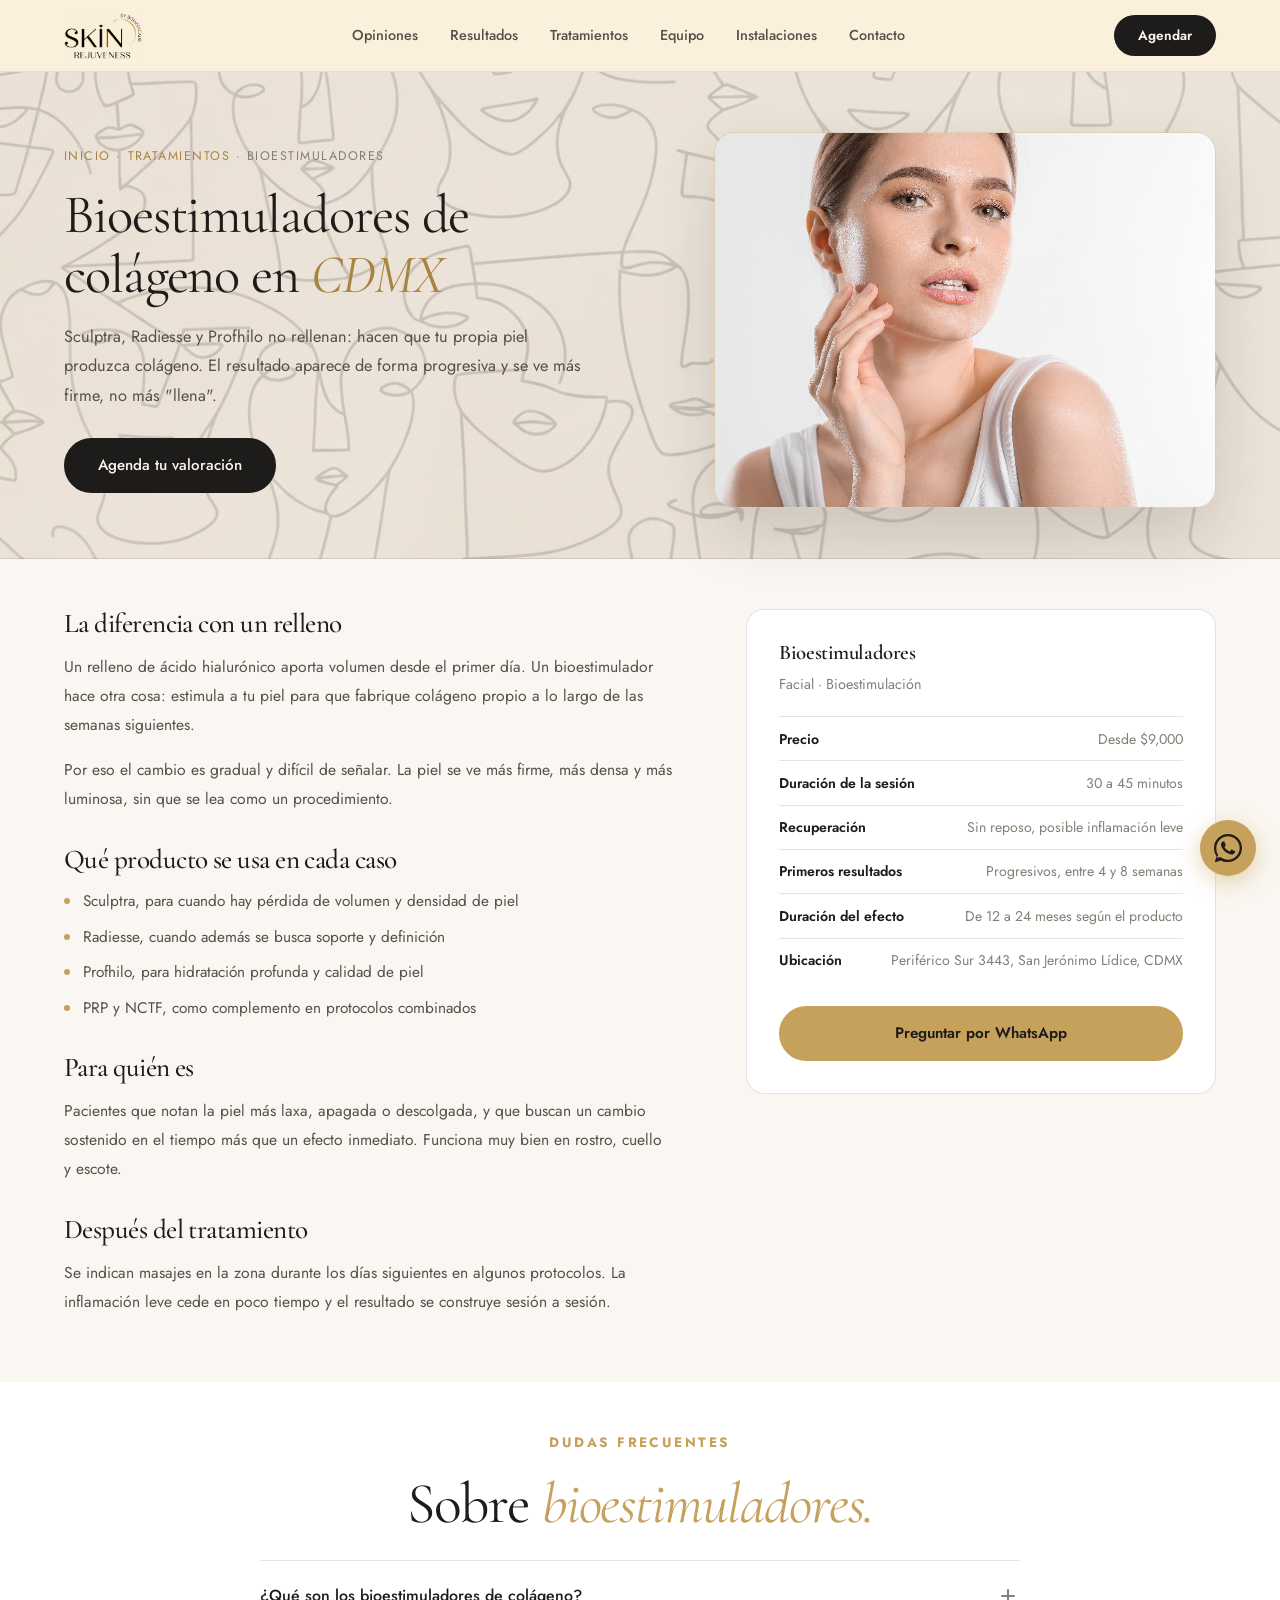
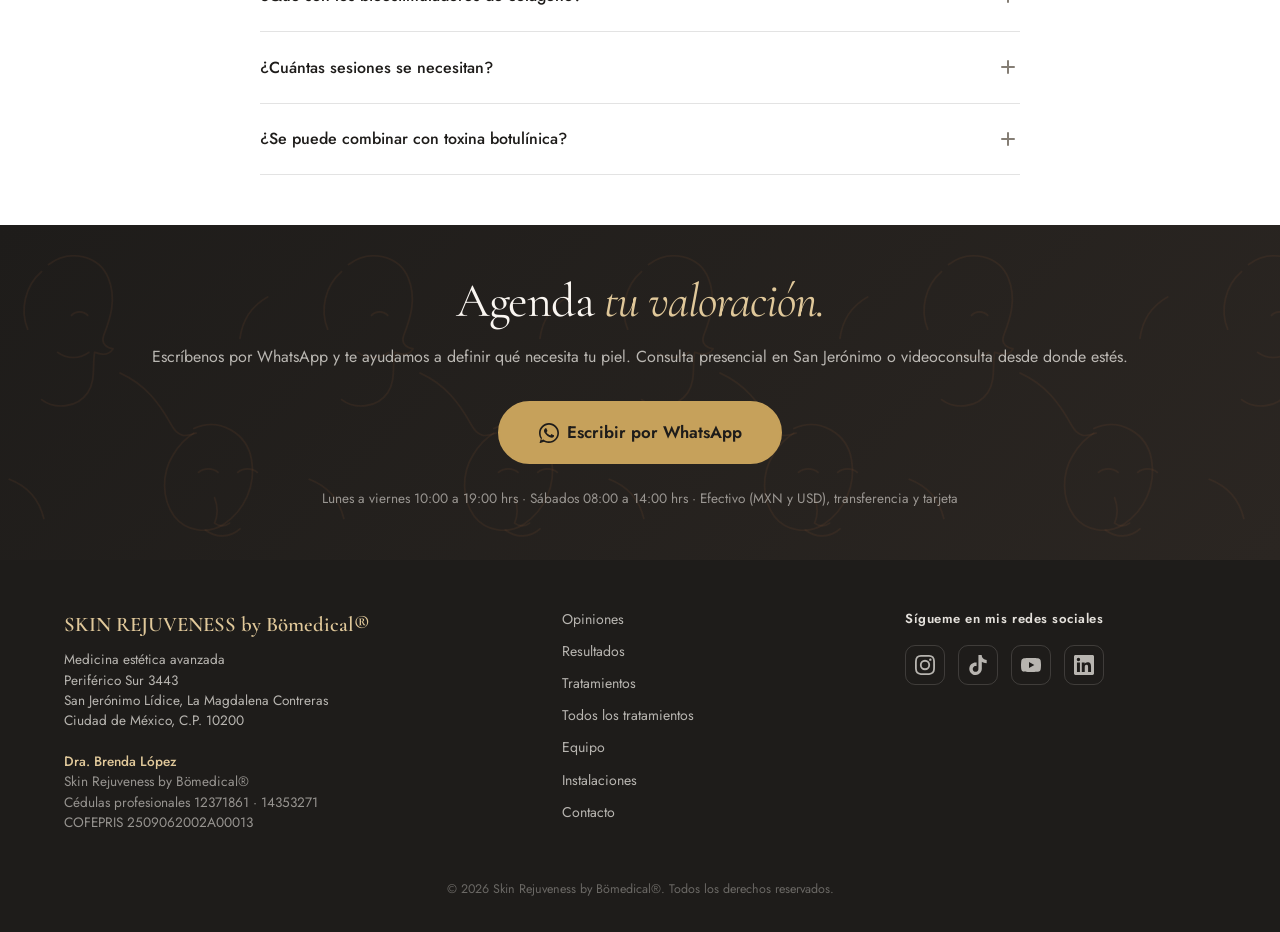
<file: tratamiento-bioestimuladores.html>
<!DOCTYPE html>
<html lang="es-MX">
<head>
  <meta charset="UTF-8" />
  <meta name="viewport" content="width=device-width, initial-scale=1.0" />
  <title>Bioestimuladores de colágeno en CDMX | Sculptra y Radiesse · Dra. Brenda López</title>
  <meta name="description" content="Bioestimuladores de colágeno en San Jerónimo, CDMX. Sculptra, Radiesse y Profhilo para firmeza y luminosidad con resultados progresivos. Desde $9,000." />
  <meta name="keywords" content="bioestimuladores de colágeno CDMX, Sculptra CDMX precio, Radiesse CDMX, Profhilo CDMX, firmeza facial San Jerónimo" />
  <meta name="robots" content="index, follow" />

  <meta property="og:title" content="Bioestimuladores de colágeno en CDMX | Sculptra y Radiesse · Dra. Brenda López" />
  <meta property="og:description" content="Bioestimuladores de colágeno en San Jerónimo, CDMX. Sculptra, Radiesse y Profhilo para firmeza y luminosidad con resultados progresivos. Desde $9,000." />
  <meta property="og:type" content="article" />
  <meta property="og:locale" content="es_MX" />
  <meta property="og:site_name" content="Skin Rejuveness by Bömedical" />

  <link rel="canonical" href="https://skinrejuveness.com/tratamiento-bioestimuladores.html" />

  <link rel="preconnect" href="https://fonts.googleapis.com" />
  <link rel="preconnect" href="https://fonts.gstatic.com" crossorigin />
  <link rel="stylesheet" href="https://fonts.googleapis.com/css2?family=Cormorant+Garamond:ital,wght@0,300;0,400;0,500;0,600;1,300;1,400;1,500;1,600&family=Jost:wght@300;400;500;600&display=swap" />

  <link rel="stylesheet" href="styles.css?v=20260929j" />

  <link rel="icon" href="data:image/svg+xml,<svg xmlns='http://www.w3.org/2000/svg' viewBox='0 0 100 100'><rect width='100' height='100' rx='22' fill='%231E1C1A'/><text x='50' y='70' font-size='58' font-family='Georgia,serif' fill='%23C6A15B' text-anchor='middle'>S</text></svg>" />

  <script type="application/ld+json">
  {
    "@context": "https://schema.org",
    "@graph": [
      {
        "@type": "MedicalWebPage",
        "name": "Bioestimuladores",
        "url": "https://skinrejuveness.com/tratamiento-bioestimuladores.html",
        "description": "Bioestimuladores de colágeno en San Jerónimo, CDMX. Sculptra, Radiesse y Profhilo para firmeza y luminosidad con resultados progresivos. Desde $9,000.",
        "inLanguage": "es-MX",
        "about": {
          "@type": "MedicalTherapy",
          "name": "Bioestimuladores"
        },
        "provider": {
          "@type": "MedicalBusiness",
          "name": "Skin Rejuveness by Bömedical",
          "telephone": "+525565081447",
          "address": {
            "@type": "PostalAddress",
            "streetAddress": "Periférico Sur 3443, San Jerónimo Lídice",
            "addressLocality": "La Magdalena Contreras",
            "addressRegion": "Ciudad de México",
            "postalCode": "10200",
            "addressCountry": "MX"
          },
          "geo": { "@type": "GeoCoordinates", "latitude": 19.3221031, "longitude": -99.219864 },
          "hasMap": "https://maps.google.com/?cid=6368025527534217429"
        }
      },
      {
        "@type": "BreadcrumbList",
        "itemListElement": [
          { "@type": "ListItem", "position": 1, "name": "Inicio", "item": "https://skinrejuveness.com/" },
          { "@type": "ListItem", "position": 2, "name": "Tratamientos", "item": "https://skinrejuveness.com/#tratamientos" },
          { "@type": "ListItem", "position": 3, "name": "Bioestimuladores", "item": "https://skinrejuveness.com/tratamiento-bioestimuladores.html" }
        ]
      },
      {
        "@type": "FAQPage",
        "mainEntity": [
          { "@type": "Question", "name": "¿Qué son los bioestimuladores de colágeno?", "acceptedAnswer": { "@type": "Answer", "text": "Productos como Sculptra, Radiesse o Profhilo que no rellenan: hacen que tu propia piel produzca colágeno. El resultado aparece de forma progresiva y se ve más firme y luminosa, no más \"llena\"." } },
          { "@type": "Question", "name": "¿Cuántas sesiones se necesitan?", "acceptedAnswer": { "@type": "Answer", "text": "Depende del producto y del punto de partida. Los protocolos suelen ser de dos a tres sesiones espaciadas, que se definen en tu valoración." } },
          { "@type": "Question", "name": "¿Se puede combinar con toxina botulínica?", "acceptedAnswer": { "@type": "Answer", "text": "Sí, y es una combinación frecuente. La toxina trabaja el movimiento y el bioestimulador la calidad de la piel." } }
        ]
      }
    ]
  }
  </script>

  <noscript>
    <style>
      /* Sin JS no corre el IntersectionObserver que revela las secciones,
         asi que el contenido se muestra tal cual. La web se lee entera. */
      .reveal { opacity: 1 !important; transform: none !important; }
      .hero-text, .hero-img-card { opacity: 1 !important; transform: none !important; }
      .faq-a, .cat-a { max-height: none !important; }
      .faq-q-icon, .cat-q-icon { display: none; }
    </style>
  </noscript>
</head>
<body>

  <a href="#main" class="skip-link">Ir al contenido</a>

  <header class="nav" id="nav">
    <div class="nav-inner">
      <a href="index.html" class="nav-logo" aria-label="Skin Rejuveness by Bömedical, inicio">
        <img src="assets/img/logo-nav.png" alt="Skin Rejuveness by Bömedical" width="480" height="282" />
      </a>
      <nav class="nav-links" aria-label="Navegación principal">
        <a href="index.html#testimonios">Opiniones</a>
        <a href="index.html#resultados">Resultados</a>
        <a href="index.html#tratamientos">Tratamientos</a>
        <a href="index.html#equipo">Equipo</a>
        <a href="index.html#instalaciones">Instalaciones</a>
        <a href="index.html#contacto">Contacto</a>
      </nav>
      <a href="https://wa.me/525565081447?text=Hola%20Dra.%20Brenda%2C%20vengo%20de%20su%20sitio%20web%20y%20quiero%20agendar%20una%20valoraci%C3%B3n." class="nav-cta" target="_blank" rel="noopener">Agendar</a>
    </div>
  </header>

  <main id="main">

    <section class="tp-hero">
      <div class="tp-hero-inner">
        <div>
          <p class="tp-crumbs"><a href="index.html">Inicio</a> · <a href="index.html#tratamientos">Tratamientos</a> · Bioestimuladores</p>
          <h1>Bioestimuladores de colágeno en <em>CDMX</em></h1>
          <p class="tp-lead">Sculptra, Radiesse y Profhilo no rellenan: hacen que tu propia piel produzca colágeno. El resultado aparece de forma progresiva y se ve más firme, no más "llena".</p>
          <a href="https://wa.me/525565081447?text=Hola%20Dra.%20Brenda%2C%20vengo%20de%20su%20sitio%20web%20y%20quiero%20informaci%C3%B3n%20sobre%20Bioestimuladores." class="btn btn-primary" target="_blank" rel="noopener">Agenda tu valoración</a>
        </div>
        <figure class="tp-hero-img">
          <img src="assets/plastic-esthetic-stock/tratamientos/s-bioestimuladores.jpg" alt="Bioestimuladores de colágeno Sculptra y Radiesse en CDMX" loading="eager" fetchpriority="high" />
        </figure>
      </div>
    </section>

    <section class="section tp-body">
      <div class="section-inner tp-grid">
        <div class="tp-prose reveal">
              <h2>La diferencia con un relleno</h2><p>Un relleno de ácido hialurónico aporta volumen desde el primer día. Un bioestimulador hace otra cosa: estimula a tu piel para que fabrique colágeno propio a lo largo de las semanas siguientes.</p>
              <p>Por eso el cambio es gradual y difícil de señalar. La piel se ve más firme, más densa y más luminosa, sin que se lea como un procedimiento.</p>
              <h2>Qué producto se usa en cada caso</h2><ul><li>Sculptra, para cuando hay pérdida de volumen y densidad de piel</li><li>Radiesse, cuando además se busca soporte y definición</li><li>Profhilo, para hidratación profunda y calidad de piel</li><li>PRP y NCTF, como complemento en protocolos combinados</li></ul>
              <h2>Para quién es</h2><p>Pacientes que notan la piel más laxa, apagada o descolgada, y que buscan un cambio sostenido en el tiempo más que un efecto inmediato. Funciona muy bien en rostro, cuello y escote.</p>
              <h2>Después del tratamiento</h2><p>Se indican masajes en la zona durante los días siguientes en algunos protocolos. La inflamación leve cede en poco tiempo y el resultado se construye sesión a sesión.</p>
        </div>
        <aside class="tp-aside reveal">
          <h3>Bioestimuladores</h3>
          <p>Facial · Bioestimulación</p>
          <ul class="tp-facts">
            <li><strong>Precio</strong><span>Desde $9,000</span></li>
            <li><strong>Duración de la sesión</strong><span>30 a 45 minutos</span></li>
            <li><strong>Recuperación</strong><span>Sin reposo, posible inflamación leve</span></li>
            <li><strong>Primeros resultados</strong><span>Progresivos, entre 4 y 8 semanas</span></li>
            <li><strong>Duración del efecto</strong><span>De 12 a 24 meses según el producto</span></li>
            <li><strong>Ubicación</strong><span>Periférico Sur 3443, San Jerónimo Lídice, CDMX</span></li>
          </ul>
          <a href="https://wa.me/525565081447?text=Hola%20Dra.%20Brenda%2C%20vengo%20de%20su%20sitio%20web%20y%20quiero%20informaci%C3%B3n%20sobre%20Bioestimuladores." class="btn btn-gold" target="_blank" rel="noopener">Preguntar por WhatsApp</a>
        </aside>
      </div>
    </section>

    <section class="section faq">
      <div class="section-inner">
        <p class="section-kicker reveal">Dudas frecuentes</p>
        <h2 class="section-title reveal section-title--center">Sobre <em>bioestimuladores.</em></h2>
        <div class="faq-list">
          <div class="faq-item">
            <button class="faq-q" aria-expanded="false">
              <span>¿Qué son los bioestimuladores de colágeno?</span>
              <span class="faq-q-icon" aria-hidden="true"></span>
            </button>
            <div class="faq-a">
              <div class="faq-a-inner">Productos como Sculptra, Radiesse o Profhilo que no rellenan: hacen que tu propia piel produzca colágeno. El resultado aparece de forma progresiva y se ve más firme y luminosa, no más "llena".</div>
            </div>
          </div>
          <div class="faq-item">
            <button class="faq-q" aria-expanded="false">
              <span>¿Cuántas sesiones se necesitan?</span>
              <span class="faq-q-icon" aria-hidden="true"></span>
            </button>
            <div class="faq-a">
              <div class="faq-a-inner">Depende del producto y del punto de partida. Los protocolos suelen ser de dos a tres sesiones espaciadas, que se definen en tu valoración.</div>
            </div>
          </div>
          <div class="faq-item">
            <button class="faq-q" aria-expanded="false">
              <span>¿Se puede combinar con toxina botulínica?</span>
              <span class="faq-q-icon" aria-hidden="true"></span>
            </button>
            <div class="faq-a">
              <div class="faq-a-inner">Sí, y es una combinación frecuente. La toxina trabaja el movimiento y el bioestimulador la calidad de la piel.</div>
            </div>
          </div>
        </div>
      </div>
    </section>

    <section class="section cta-final">
      <div class="section-inner" style="text-align:center">
        <h2 class="cta-final-title reveal">Agenda <em>tu valoración.</em></h2>
        <p class="cta-final-sub reveal">Escríbenos por WhatsApp y te ayudamos a definir qué necesita tu piel. Consulta presencial en San Jerónimo o videoconsulta desde donde estés.</p>
        <div class="cta-final-actions reveal">
          <a href="https://wa.me/525565081447?text=Hola%20Dra.%20Brenda%2C%20vengo%20de%20su%20sitio%20web%20y%20quiero%20informaci%C3%B3n%20sobre%20Bioestimuladores." class="btn btn-gold btn-lg" target="_blank" rel="noopener">
            <svg viewBox="0 0 24 24" fill="currentColor" width="20" height="20" aria-hidden="true"><path d="M17.472 14.382c-.297-.149-1.758-.867-2.03-.967-.273-.099-.471-.148-.67.15-.197.297-.767.966-.94 1.164-.173.199-.347.223-.644.075-.297-.15-1.255-.463-2.39-1.475-.883-.788-1.48-1.761-1.653-2.059-.173-.297-.018-.458.13-.606.134-.133.298-.347.446-.52.149-.174.198-.298.298-.497.099-.198.05-.371-.025-.52-.075-.149-.669-1.612-.916-2.207-.242-.579-.487-.5-.669-.51-.173-.008-.371-.01-.57-.01-.198 0-.52.074-.792.372-.272.297-1.04 1.016-1.04 2.479 0 1.462 1.065 2.875 1.213 3.074.149.198 2.096 3.2 5.077 4.487.709.306 1.262.489 1.694.625.712.227 1.36.195 1.871.118.571-.085 1.758-.719 2.006-1.413.248-.694.248-1.289.173-1.413-.074-.124-.272-.198-.57-.347z"/><path d="M12 0C5.373 0 0 5.373 0 12c0 2.625.846 5.059 2.284 7.034L.789 23.492a.5.5 0 00.611.611l4.458-1.495A11.96 11.96 0 0012 24c6.627 0 12-5.373 12-12S18.627 0 12 0zm0 22c-2.326 0-4.477-.738-6.24-1.993l-.436-.321-2.644.886.886-2.644-.321-.436A9.953 9.953 0 012 12C2 6.486 6.486 2 12 2s10 4.486 10 10-4.486 10-10 10z"/></svg>
            Escribir por WhatsApp
          </a>
        </div>
        <p class="cta-final-note reveal">Lunes a viernes 10:00 a 19:00 hrs · Sábados 08:00 a 14:00 hrs · Efectivo (MXN y USD), transferencia y tarjeta</p>
      </div>
    </section>

  </main>

  <footer class="footer">
    <div class="footer-inner">
      <div class="footer-brand">
        <span class="footer-logo">SKIN REJUVENESS by Bömedical&reg;</span>
        <p>Medicina estética avanzada<br>Periférico Sur 3443<br>San Jerónimo Lídice, La Magdalena Contreras<br>Ciudad de México, C.P. 10200</p>
        <p class="footer-creds">
          <strong>Dra. Brenda López</strong>
          Skin Rejuveness by Bömedical&reg;<br>
          Cédulas profesionales 12371861 · 14353271<br>
          COFEPRIS 2509062002A00013
        </p>
      </div>
      <nav class="footer-links" aria-label="Navegación del pie">
        <a href="index.html#testimonios">Opiniones</a>
        <a href="index.html#resultados">Resultados</a>
        <a href="index.html#tratamientos">Tratamientos</a>
        <a href="tratamientos.html">Todos los tratamientos</a>
        <a href="index.html#equipo">Equipo</a>
        <a href="index.html#instalaciones">Instalaciones</a>
        <a href="index.html#contacto">Contacto</a>
      </nav>
      <div class="footer-social">
        <span class="footer-social__title">Sígueme en mis redes sociales</span>
        <a href="https://www.instagram.com/skin_rejuveness" target="_blank" rel="noopener" aria-label="Instagram de Skin Rejuveness">
          <svg viewBox="0 0 24 24" fill="currentColor" aria-hidden="true"><path d="M12 2.163c3.204 0 3.584.012 4.85.07 3.252.148 4.771 1.691 4.919 4.919.058 1.265.069 1.645.069 4.849 0 3.205-.012 3.584-.069 4.849-.149 3.225-1.664 4.771-4.919 4.919-1.266.058-1.644.07-4.85.07-3.204 0-3.584-.012-4.849-.07-3.26-.149-4.771-1.699-4.919-4.92-.058-1.265-.07-1.644-.07-4.849 0-3.204.013-3.583.07-4.849.149-3.227 1.664-4.771 4.919-4.919 1.266-.057 1.645-.069 4.849-.069zM12 0C8.741 0 8.333.014 7.053.072 2.695.272.273 2.69.073 7.052.014 8.333 0 8.741 0 12c0 3.259.014 3.668.072 4.948.2 4.358 2.618 6.78 6.98 6.98C8.333 23.986 8.741 24 12 24c3.259 0 3.668-.014 4.948-.072 4.354-.2 6.782-2.618 6.979-6.98.059-1.28.073-1.689.073-4.948 0-3.259-.014-3.667-.072-4.947-.196-4.354-2.617-6.78-6.979-6.98C15.668.014 15.259 0 12 0zm0 5.838a6.162 6.162 0 100 12.324 6.162 6.162 0 000-12.324zM12 16a4 4 0 110-8 4 4 0 010 8zm6.406-11.845a1.44 1.44 0 100 2.881 1.44 1.44 0 000-2.881z"/></svg>
        </a>
        <a href="https://www.tiktok.com/@skin_rejuveness" target="_blank" rel="noopener" aria-label="TikTok de Skin Rejuveness">
          <svg viewBox="0 0 24 24" fill="currentColor" aria-hidden="true"><path d="M12.525.02c1.31-.02 2.61-.01 3.91-.02.08 1.53.63 3.09 1.75 4.17 1.12 1.11 2.7 1.62 4.24 1.79v4.03c-1.44-.05-2.89-.35-4.2-.97-.57-.26-1.1-.59-1.62-.93-.01 2.92.01 5.84-.02 8.75-.08 1.4-.54 2.79-1.35 3.94-1.31 1.92-3.58 3.17-5.91 3.21-1.43.08-2.86-.31-4.08-1.03-2.02-1.19-3.44-3.37-3.65-5.71-.02-.5-.03-1-.01-1.49.18-1.9 1.12-3.72 2.58-4.96 1.66-1.44 3.98-2.13 6.15-1.72.02 1.48-.04 2.96-.04 4.44-.99-.32-2.15-.23-3.02.37-.63.41-1.11 1.04-1.36 1.75-.21.51-.15 1.07-.14 1.61.24 1.64 1.82 3.02 3.5 2.87 1.12-.01 2.19-.66 2.77-1.61.19-.33.4-.67.41-1.06.1-1.79.06-3.57.07-5.36.01-4.03-.01-8.05.02-12.07z"/></svg>
        </a>
        <a href="https://www.youtube.com/@SkinRejuveness" target="_blank" rel="noopener" aria-label="YouTube de Skin Rejuveness">
          <svg viewBox="0 0 24 24" fill="currentColor" aria-hidden="true"><path d="M23.498 6.186a2.994 2.994 0 00-2.107-2.117C19.505 3.545 12 3.545 12 3.545s-7.505 0-9.391.524A2.994 2.994 0 00.502 6.186 31.32 31.32 0 000 12a31.32 31.32 0 00.502 5.814 2.994 2.994 0 002.107 2.117c1.886.524 9.391.524 9.391.524s7.505 0 9.391-.524a2.994 2.994 0 002.107-2.117A31.32 31.32 0 0024 12a31.32 31.32 0 00-.502-5.814zM9.6 15.6V8.4l6.4 3.6-6.4 3.6z"/></svg>
        </a>
        <a href="https://www.linkedin.com/in/brenda-lopez-2603/" target="_blank" rel="noopener" aria-label="LinkedIn de la Dra. Brenda López">
          <svg viewBox="0 0 24 24" fill="currentColor" aria-hidden="true"><path d="M20.447 20.452h-3.554v-5.569c0-1.328-.027-3.037-1.852-3.037-1.853 0-2.136 1.445-2.136 2.939v5.667H9.351V9h3.414v1.561h.046c.477-.9 1.637-1.85 3.37-1.85 3.601 0 4.267 2.37 4.267 5.455v6.286zM5.337 7.433a2.062 2.062 0 11.001-4.124 2.062 2.062 0 01-.001 4.124zM7.114 20.452H3.558V9h3.556v11.452zM22.225 0H1.771C.792 0 0 .774 0 1.729v20.542C0 23.227.792 24 1.771 24h20.451C23.2 24 24 23.227 24 22.271V1.729C24 .774 23.2 0 22.222 0h.003z"/></svg>
        </a>
      </div>
      <p class="footer-copy">&copy; 2026 Skin Rejuveness by Bömedical&reg;. Todos los derechos reservados.</p>
    </div>
  </footer>

  <a href="https://wa.me/525565081447?text=Hola%20Dra.%20Brenda%2C%20vengo%20de%20su%20sitio%20web%20y%20quiero%20informaci%C3%B3n%20sobre%20Bioestimuladores." class="wa-float" target="_blank" rel="noopener" aria-label="Escribir por WhatsApp a Skin Rejuveness">
    <svg viewBox="0 0 24 24" aria-hidden="true"><path d="M17.472 14.382c-.297-.149-1.758-.867-2.03-.967-.273-.099-.471-.148-.67.15-.197.297-.767.966-.94 1.164-.173.199-.347.223-.644.075-.297-.15-1.255-.463-2.39-1.475-.883-.788-1.48-1.761-1.653-2.059-.173-.297-.018-.458.13-.606.134-.133.298-.347.446-.52.149-.174.198-.298.298-.497.099-.198.05-.371-.025-.52-.075-.149-.669-1.612-.916-2.207-.242-.579-.487-.5-.669-.51-.173-.008-.371-.01-.57-.01-.198 0-.52.074-.792.372-.272.297-1.04 1.016-1.04 2.479 0 1.462 1.065 2.875 1.213 3.074.149.198 2.096 3.2 5.077 4.487.709.306 1.262.489 1.694.625.712.227 1.36.195 1.871.118.571-.085 1.758-.719 2.006-1.413.248-.694.248-1.289.173-1.413-.074-.124-.272-.198-.57-.347z"/><path d="M12 0C5.373 0 0 5.373 0 12c0 2.625.846 5.059 2.284 7.034L.789 23.492a.5.5 0 00.611.611l4.458-1.495A11.96 11.96 0 0012 24c6.627 0 12-5.373 12-12S18.627 0 12 0zm0 22c-2.326 0-4.477-.738-6.24-1.993l-.436-.321-2.644.886.886-2.644-.321-.436A9.953 9.953 0 012 12C2 6.486 6.486 2 12 2s10 4.486 10 10-4.486 10-10 10z"/></svg>
  </a>

  <script defer src="lib/gsap.min.js?v=20260929e"></script>
  <script defer src="lib/ScrollTrigger.min.js?v=20260929e"></script>
  <script defer src="main.js?v=20260929h"></script>
</body>
</html>
</file>
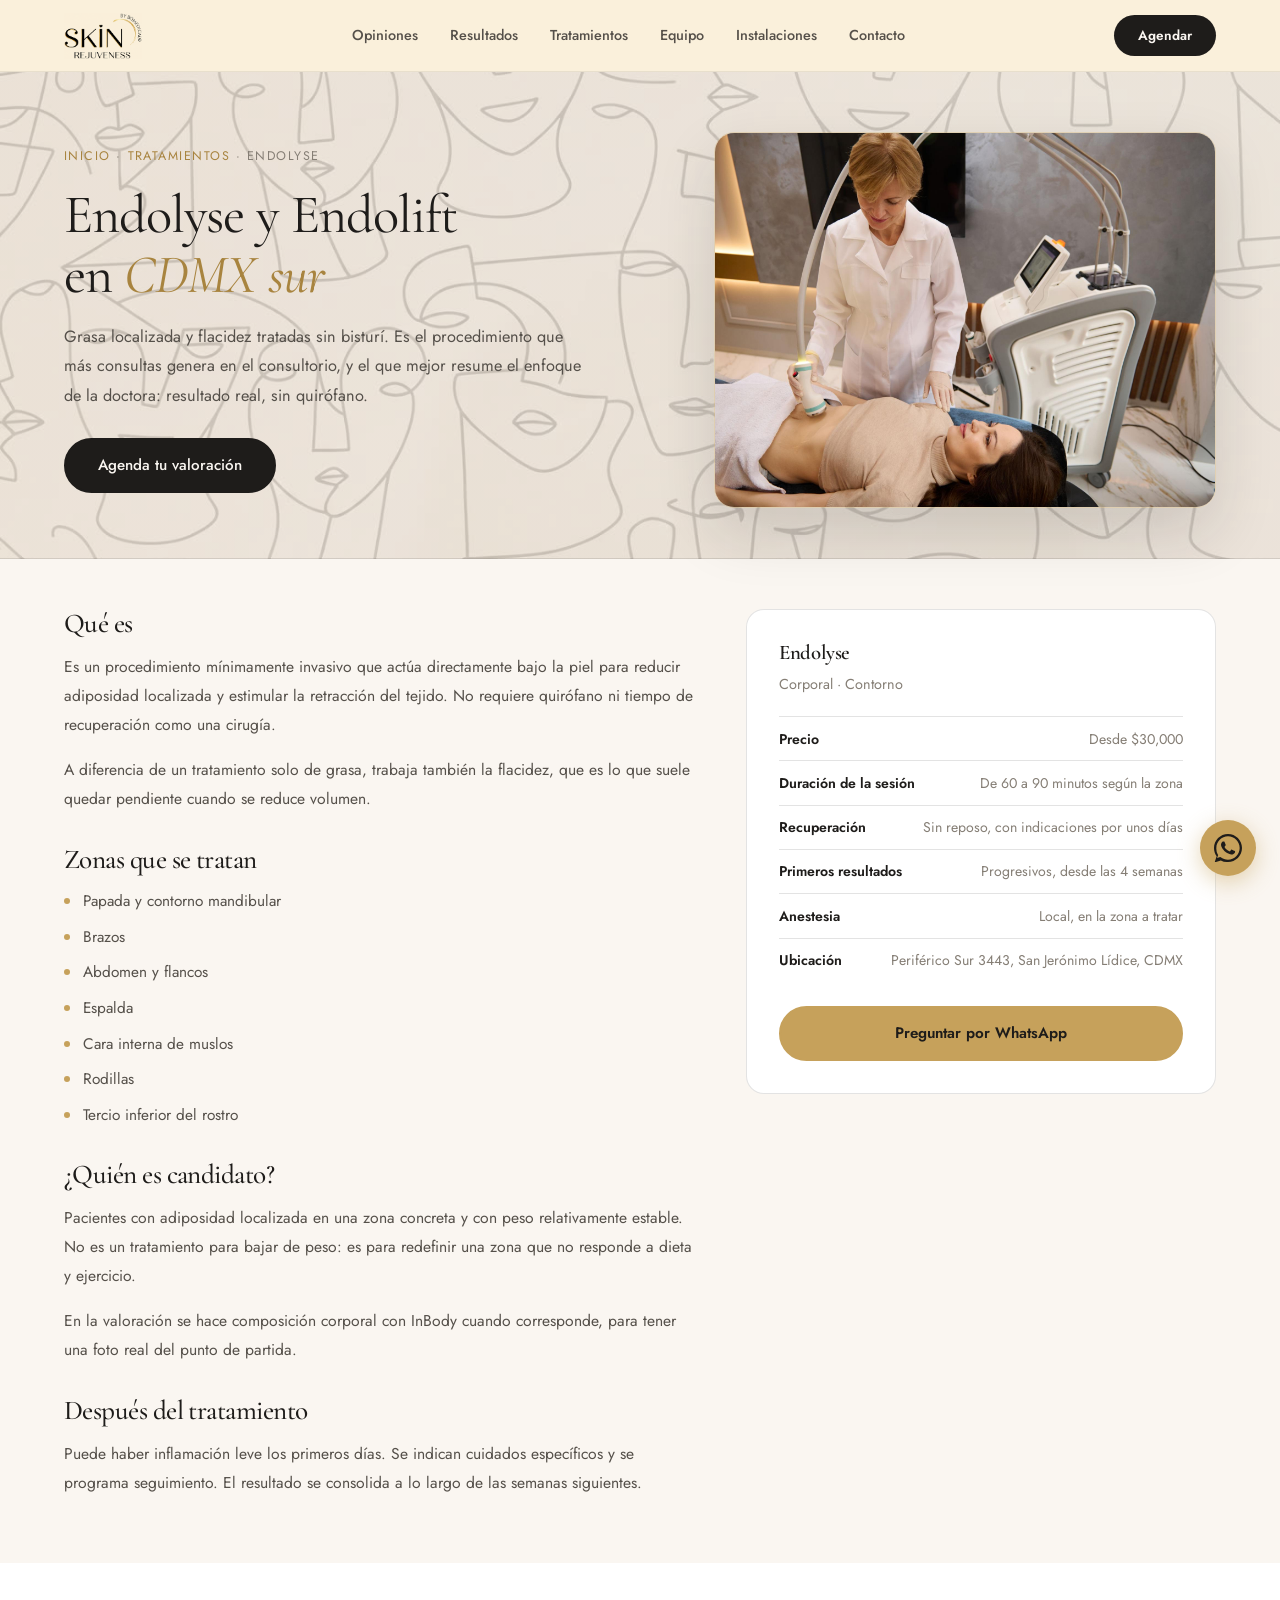
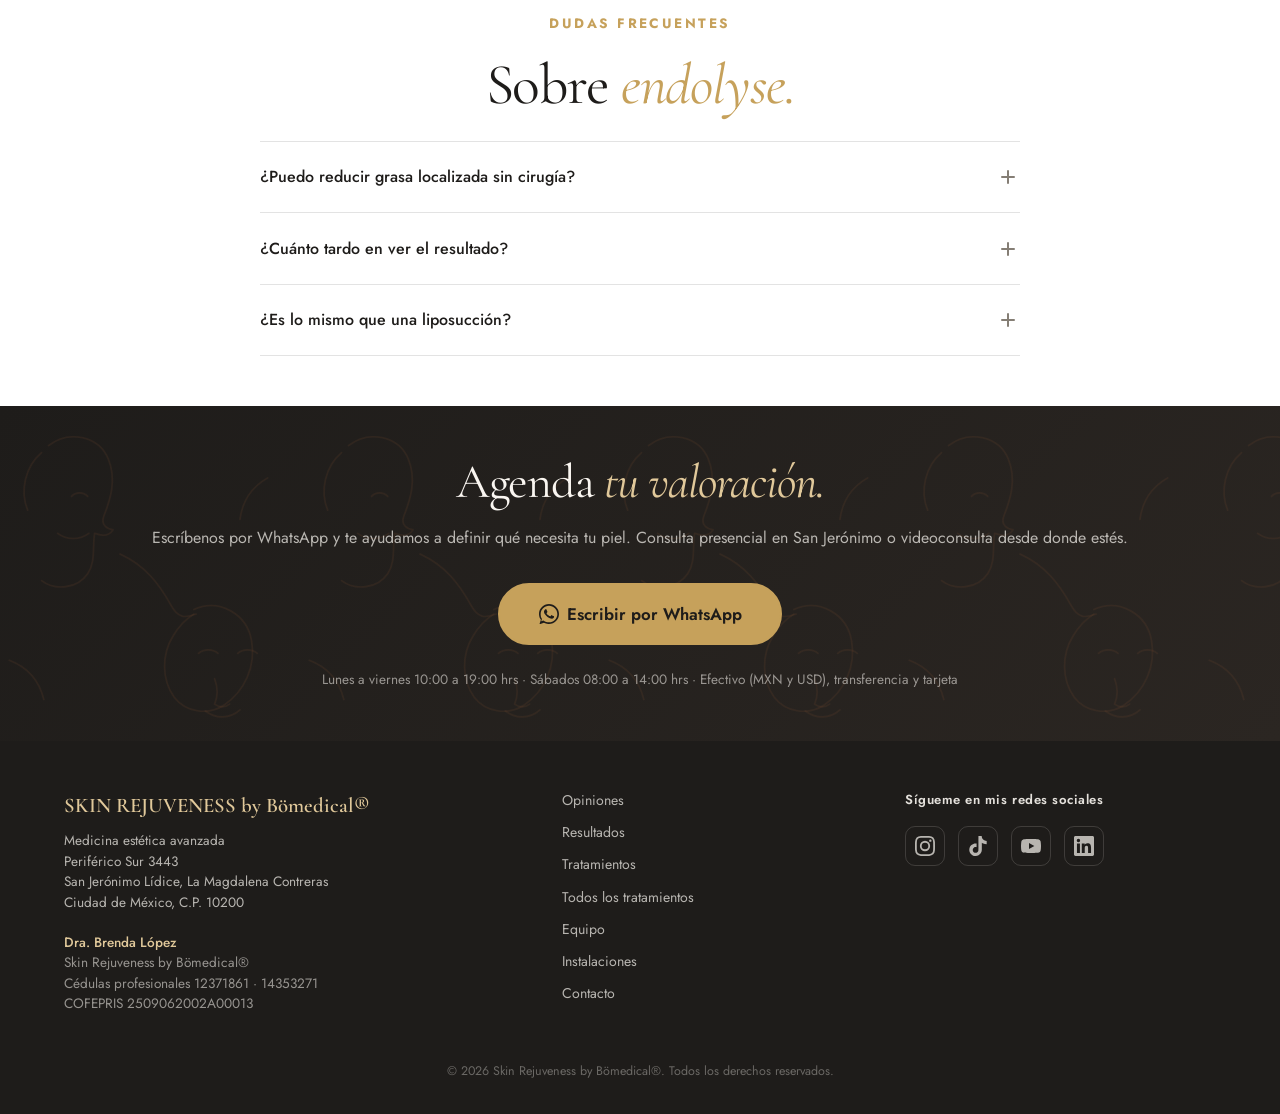
<file: tratamiento-endolyse.html>
<!DOCTYPE html>
<html lang="es-MX">
<head>
  <meta charset="UTF-8" />
  <meta name="viewport" content="width=device-width, initial-scale=1.0" />
  <title>Endolyse y Endolift en CDMX | Grasa localizada sin cirugía · Dra. Brenda López</title>
  <meta name="description" content="Endolyse y Endolift en San Jerónimo, CDMX. Reducción de grasa localizada y flacidez sin bisturí, sin dolor y sin tiempo de recuperación, con la Dra. Brenda López." />
  <meta name="keywords" content="Endolift CDMX, Endolyse CDMX, reducir grasa localizada sin cirugía CDMX, papada sin cirugía San Jerónimo" />
  <meta name="robots" content="index, follow" />

  <meta property="og:title" content="Endolyse y Endolift en CDMX | Grasa localizada sin cirugía · Dra. Brenda López" />
  <meta property="og:description" content="Endolyse y Endolift en San Jerónimo, CDMX. Reducción de grasa localizada y flacidez sin bisturí, sin dolor y sin tiempo de recuperación, con la Dra. Brenda López." />
  <meta property="og:type" content="article" />
  <meta property="og:locale" content="es_MX" />
  <meta property="og:site_name" content="Skin Rejuveness by Bömedical" />

  <link rel="canonical" href="https://skinrejuveness.com/tratamiento-endolyse.html" />

  <link rel="preconnect" href="https://fonts.googleapis.com" />
  <link rel="preconnect" href="https://fonts.gstatic.com" crossorigin />
  <link rel="stylesheet" href="https://fonts.googleapis.com/css2?family=Cormorant+Garamond:ital,wght@0,300;0,400;0,500;0,600;1,300;1,400;1,500;1,600&family=Jost:wght@300;400;500;600&display=swap" />

  <link rel="stylesheet" href="styles.css?v=20260929j" />

  <link rel="icon" href="data:image/svg+xml,<svg xmlns='http://www.w3.org/2000/svg' viewBox='0 0 100 100'><rect width='100' height='100' rx='22' fill='%231E1C1A'/><text x='50' y='70' font-size='58' font-family='Georgia,serif' fill='%23C6A15B' text-anchor='middle'>S</text></svg>" />

  <script type="application/ld+json">
  {
    "@context": "https://schema.org",
    "@graph": [
      {
        "@type": "MedicalWebPage",
        "name": "Endolyse",
        "url": "https://skinrejuveness.com/tratamiento-endolyse.html",
        "description": "Endolyse y Endolift en San Jerónimo, CDMX. Reducción de grasa localizada y flacidez sin bisturí, sin dolor y sin tiempo de recuperación, con la Dra. Brenda López.",
        "inLanguage": "es-MX",
        "about": {
          "@type": "MedicalTherapy",
          "name": "Endolyse"
        },
        "provider": {
          "@type": "MedicalBusiness",
          "name": "Skin Rejuveness by Bömedical",
          "telephone": "+525565081447",
          "address": {
            "@type": "PostalAddress",
            "streetAddress": "Periférico Sur 3443, San Jerónimo Lídice",
            "addressLocality": "La Magdalena Contreras",
            "addressRegion": "Ciudad de México",
            "postalCode": "10200",
            "addressCountry": "MX"
          },
          "geo": { "@type": "GeoCoordinates", "latitude": 19.3221031, "longitude": -99.219864 },
          "hasMap": "https://maps.google.com/?cid=6368025527534217429"
        }
      },
      {
        "@type": "BreadcrumbList",
        "itemListElement": [
          { "@type": "ListItem", "position": 1, "name": "Inicio", "item": "https://skinrejuveness.com/" },
          { "@type": "ListItem", "position": 2, "name": "Tratamientos", "item": "https://skinrejuveness.com/#tratamientos" },
          { "@type": "ListItem", "position": 3, "name": "Endolyse", "item": "https://skinrejuveness.com/tratamiento-endolyse.html" }
        ]
      },
      {
        "@type": "FAQPage",
        "mainEntity": [
          { "@type": "Question", "name": "¿Puedo reducir grasa localizada sin cirugía?", "acceptedAnswer": { "@type": "Answer", "text": "Sí. Con Endolyse y enzimas lipolíticas tratamos adiposidad localizada sin bisturí, sin dolor y sin tiempo de recuperación. Los resultados dependen de la zona, de la cantidad de sesiones y de tu seguimiento." } },
          { "@type": "Question", "name": "¿Cuánto tardo en ver el resultado?", "acceptedAnswer": { "@type": "Answer", "text": "Los cambios son progresivos. Se empiezan a notar alrededor de la cuarta semana y se consolidan en los meses siguientes." } },
          { "@type": "Question", "name": "¿Es lo mismo que una liposucción?", "acceptedAnswer": { "@type": "Answer", "text": "No. Es un procedimiento mínimamente invasivo con anestesia local y sin quirófano. Está pensado para zonas localizadas, no para grandes volúmenes." } }
        ]
      }
    ]
  }
  </script>

  <noscript>
    <style>
      /* Sin JS no corre el IntersectionObserver que revela las secciones,
         asi que el contenido se muestra tal cual. La web se lee entera. */
      .reveal { opacity: 1 !important; transform: none !important; }
      .hero-text, .hero-img-card { opacity: 1 !important; transform: none !important; }
      .faq-a, .cat-a { max-height: none !important; }
      .faq-q-icon, .cat-q-icon { display: none; }
    </style>
  </noscript>
</head>
<body>

  <a href="#main" class="skip-link">Ir al contenido</a>

  <header class="nav" id="nav">
    <div class="nav-inner">
      <a href="index.html" class="nav-logo" aria-label="Skin Rejuveness by Bömedical, inicio">
        <img src="assets/img/logo-nav.png" alt="Skin Rejuveness by Bömedical" width="480" height="282" />
      </a>
      <nav class="nav-links" aria-label="Navegación principal">
        <a href="index.html#testimonios">Opiniones</a>
        <a href="index.html#resultados">Resultados</a>
        <a href="index.html#tratamientos">Tratamientos</a>
        <a href="index.html#equipo">Equipo</a>
        <a href="index.html#instalaciones">Instalaciones</a>
        <a href="index.html#contacto">Contacto</a>
      </nav>
      <a href="https://wa.me/525565081447?text=Hola%20Dra.%20Brenda%2C%20vengo%20de%20su%20sitio%20web%20y%20quiero%20agendar%20una%20valoraci%C3%B3n." class="nav-cta" target="_blank" rel="noopener">Agendar</a>
    </div>
  </header>

  <main id="main">

    <section class="tp-hero">
      <div class="tp-hero-inner">
        <div>
          <p class="tp-crumbs"><a href="index.html">Inicio</a> · <a href="index.html#tratamientos">Tratamientos</a> · Endolyse</p>
          <h1>Endolyse y Endolift en <em>CDMX sur</em></h1>
          <p class="tp-lead">Grasa localizada y flacidez tratadas sin bisturí. Es el procedimiento que más consultas genera en el consultorio, y el que mejor resume el enfoque de la doctora: resultado real, sin quirófano.</p>
          <a href="https://wa.me/525565081447?text=Hola%20Dra.%20Brenda%2C%20vengo%20de%20su%20sitio%20web%20y%20quiero%20informaci%C3%B3n%20sobre%20Endolyse." class="btn btn-primary" target="_blank" rel="noopener">Agenda tu valoración</a>
        </div>
        <figure class="tp-hero-img">
          <img src="assets/plastic-esthetic-stock/tratamientos/s-contorno-corporal.jpg" alt="Endolyse para grasa localizada sin cirugía en CDMX" loading="eager" fetchpriority="high" />
        </figure>
      </div>
    </section>

    <section class="section tp-body">
      <div class="section-inner tp-grid">
        <div class="tp-prose reveal">
              <h2>Qué es</h2><p>Es un procedimiento mínimamente invasivo que actúa directamente bajo la piel para reducir adiposidad localizada y estimular la retracción del tejido. No requiere quirófano ni tiempo de recuperación como una cirugía.</p>
              <p>A diferencia de un tratamiento solo de grasa, trabaja también la flacidez, que es lo que suele quedar pendiente cuando se reduce volumen.</p>
              <h2>Zonas que se tratan</h2><ul><li>Papada y contorno mandibular</li><li>Brazos</li><li>Abdomen y flancos</li><li>Espalda</li><li>Cara interna de muslos</li><li>Rodillas</li><li>Tercio inferior del rostro</li></ul>
              <h2>¿Quién es candidato?</h2><p>Pacientes con adiposidad localizada en una zona concreta y con peso relativamente estable. No es un tratamiento para bajar de peso: es para redefinir una zona que no responde a dieta y ejercicio.</p>
              <p>En la valoración se hace composición corporal con InBody cuando corresponde, para tener una foto real del punto de partida.</p>
              <h2>Después del tratamiento</h2><p>Puede haber inflamación leve los primeros días. Se indican cuidados específicos y se programa seguimiento. El resultado se consolida a lo largo de las semanas siguientes.</p>
        </div>
        <aside class="tp-aside reveal">
          <h3>Endolyse</h3>
          <p>Corporal · Contorno</p>
          <ul class="tp-facts">
            <li><strong>Precio</strong><span>Desde $30,000</span></li>
            <li><strong>Duración de la sesión</strong><span>De 60 a 90 minutos según la zona</span></li>
            <li><strong>Recuperación</strong><span>Sin reposo, con indicaciones por unos días</span></li>
            <li><strong>Primeros resultados</strong><span>Progresivos, desde las 4 semanas</span></li>
            <li><strong>Anestesia</strong><span>Local, en la zona a tratar</span></li>
            <li><strong>Ubicación</strong><span>Periférico Sur 3443, San Jerónimo Lídice, CDMX</span></li>
          </ul>
          <a href="https://wa.me/525565081447?text=Hola%20Dra.%20Brenda%2C%20vengo%20de%20su%20sitio%20web%20y%20quiero%20informaci%C3%B3n%20sobre%20Endolyse." class="btn btn-gold" target="_blank" rel="noopener">Preguntar por WhatsApp</a>
        </aside>
      </div>
    </section>

    <section class="section faq">
      <div class="section-inner">
        <p class="section-kicker reveal">Dudas frecuentes</p>
        <h2 class="section-title reveal section-title--center">Sobre <em>endolyse.</em></h2>
        <div class="faq-list">
          <div class="faq-item">
            <button class="faq-q" aria-expanded="false">
              <span>¿Puedo reducir grasa localizada sin cirugía?</span>
              <span class="faq-q-icon" aria-hidden="true"></span>
            </button>
            <div class="faq-a">
              <div class="faq-a-inner">Sí. Con Endolyse y enzimas lipolíticas tratamos adiposidad localizada sin bisturí, sin dolor y sin tiempo de recuperación. Los resultados dependen de la zona, de la cantidad de sesiones y de tu seguimiento.</div>
            </div>
          </div>
          <div class="faq-item">
            <button class="faq-q" aria-expanded="false">
              <span>¿Cuánto tardo en ver el resultado?</span>
              <span class="faq-q-icon" aria-hidden="true"></span>
            </button>
            <div class="faq-a">
              <div class="faq-a-inner">Los cambios son progresivos. Se empiezan a notar alrededor de la cuarta semana y se consolidan en los meses siguientes.</div>
            </div>
          </div>
          <div class="faq-item">
            <button class="faq-q" aria-expanded="false">
              <span>¿Es lo mismo que una liposucción?</span>
              <span class="faq-q-icon" aria-hidden="true"></span>
            </button>
            <div class="faq-a">
              <div class="faq-a-inner">No. Es un procedimiento mínimamente invasivo con anestesia local y sin quirófano. Está pensado para zonas localizadas, no para grandes volúmenes.</div>
            </div>
          </div>
        </div>
      </div>
    </section>

    <section class="section cta-final">
      <div class="section-inner" style="text-align:center">
        <h2 class="cta-final-title reveal">Agenda <em>tu valoración.</em></h2>
        <p class="cta-final-sub reveal">Escríbenos por WhatsApp y te ayudamos a definir qué necesita tu piel. Consulta presencial en San Jerónimo o videoconsulta desde donde estés.</p>
        <div class="cta-final-actions reveal">
          <a href="https://wa.me/525565081447?text=Hola%20Dra.%20Brenda%2C%20vengo%20de%20su%20sitio%20web%20y%20quiero%20informaci%C3%B3n%20sobre%20Endolyse." class="btn btn-gold btn-lg" target="_blank" rel="noopener">
            <svg viewBox="0 0 24 24" fill="currentColor" width="20" height="20" aria-hidden="true"><path d="M17.472 14.382c-.297-.149-1.758-.867-2.03-.967-.273-.099-.471-.148-.67.15-.197.297-.767.966-.94 1.164-.173.199-.347.223-.644.075-.297-.15-1.255-.463-2.39-1.475-.883-.788-1.48-1.761-1.653-2.059-.173-.297-.018-.458.13-.606.134-.133.298-.347.446-.52.149-.174.198-.298.298-.497.099-.198.05-.371-.025-.52-.075-.149-.669-1.612-.916-2.207-.242-.579-.487-.5-.669-.51-.173-.008-.371-.01-.57-.01-.198 0-.52.074-.792.372-.272.297-1.04 1.016-1.04 2.479 0 1.462 1.065 2.875 1.213 3.074.149.198 2.096 3.2 5.077 4.487.709.306 1.262.489 1.694.625.712.227 1.36.195 1.871.118.571-.085 1.758-.719 2.006-1.413.248-.694.248-1.289.173-1.413-.074-.124-.272-.198-.57-.347z"/><path d="M12 0C5.373 0 0 5.373 0 12c0 2.625.846 5.059 2.284 7.034L.789 23.492a.5.5 0 00.611.611l4.458-1.495A11.96 11.96 0 0012 24c6.627 0 12-5.373 12-12S18.627 0 12 0zm0 22c-2.326 0-4.477-.738-6.24-1.993l-.436-.321-2.644.886.886-2.644-.321-.436A9.953 9.953 0 012 12C2 6.486 6.486 2 12 2s10 4.486 10 10-4.486 10-10 10z"/></svg>
            Escribir por WhatsApp
          </a>
        </div>
        <p class="cta-final-note reveal">Lunes a viernes 10:00 a 19:00 hrs · Sábados 08:00 a 14:00 hrs · Efectivo (MXN y USD), transferencia y tarjeta</p>
      </div>
    </section>

  </main>

  <footer class="footer">
    <div class="footer-inner">
      <div class="footer-brand">
        <span class="footer-logo">SKIN REJUVENESS by Bömedical&reg;</span>
        <p>Medicina estética avanzada<br>Periférico Sur 3443<br>San Jerónimo Lídice, La Magdalena Contreras<br>Ciudad de México, C.P. 10200</p>
        <p class="footer-creds">
          <strong>Dra. Brenda López</strong>
          Skin Rejuveness by Bömedical&reg;<br>
          Cédulas profesionales 12371861 · 14353271<br>
          COFEPRIS 2509062002A00013
        </p>
      </div>
      <nav class="footer-links" aria-label="Navegación del pie">
        <a href="index.html#testimonios">Opiniones</a>
        <a href="index.html#resultados">Resultados</a>
        <a href="index.html#tratamientos">Tratamientos</a>
        <a href="tratamientos.html">Todos los tratamientos</a>
        <a href="index.html#equipo">Equipo</a>
        <a href="index.html#instalaciones">Instalaciones</a>
        <a href="index.html#contacto">Contacto</a>
      </nav>
      <div class="footer-social">
        <span class="footer-social__title">Sígueme en mis redes sociales</span>
        <a href="https://www.instagram.com/skin_rejuveness" target="_blank" rel="noopener" aria-label="Instagram de Skin Rejuveness">
          <svg viewBox="0 0 24 24" fill="currentColor" aria-hidden="true"><path d="M12 2.163c3.204 0 3.584.012 4.85.07 3.252.148 4.771 1.691 4.919 4.919.058 1.265.069 1.645.069 4.849 0 3.205-.012 3.584-.069 4.849-.149 3.225-1.664 4.771-4.919 4.919-1.266.058-1.644.07-4.85.07-3.204 0-3.584-.012-4.849-.07-3.26-.149-4.771-1.699-4.919-4.92-.058-1.265-.07-1.644-.07-4.849 0-3.204.013-3.583.07-4.849.149-3.227 1.664-4.771 4.919-4.919 1.266-.057 1.645-.069 4.849-.069zM12 0C8.741 0 8.333.014 7.053.072 2.695.272.273 2.69.073 7.052.014 8.333 0 8.741 0 12c0 3.259.014 3.668.072 4.948.2 4.358 2.618 6.78 6.98 6.98C8.333 23.986 8.741 24 12 24c3.259 0 3.668-.014 4.948-.072 4.354-.2 6.782-2.618 6.979-6.98.059-1.28.073-1.689.073-4.948 0-3.259-.014-3.667-.072-4.947-.196-4.354-2.617-6.78-6.979-6.98C15.668.014 15.259 0 12 0zm0 5.838a6.162 6.162 0 100 12.324 6.162 6.162 0 000-12.324zM12 16a4 4 0 110-8 4 4 0 010 8zm6.406-11.845a1.44 1.44 0 100 2.881 1.44 1.44 0 000-2.881z"/></svg>
        </a>
        <a href="https://www.tiktok.com/@skin_rejuveness" target="_blank" rel="noopener" aria-label="TikTok de Skin Rejuveness">
          <svg viewBox="0 0 24 24" fill="currentColor" aria-hidden="true"><path d="M12.525.02c1.31-.02 2.61-.01 3.91-.02.08 1.53.63 3.09 1.75 4.17 1.12 1.11 2.7 1.62 4.24 1.79v4.03c-1.44-.05-2.89-.35-4.2-.97-.57-.26-1.1-.59-1.62-.93-.01 2.92.01 5.84-.02 8.75-.08 1.4-.54 2.79-1.35 3.94-1.31 1.92-3.58 3.17-5.91 3.21-1.43.08-2.86-.31-4.08-1.03-2.02-1.19-3.44-3.37-3.65-5.71-.02-.5-.03-1-.01-1.49.18-1.9 1.12-3.72 2.58-4.96 1.66-1.44 3.98-2.13 6.15-1.72.02 1.48-.04 2.96-.04 4.44-.99-.32-2.15-.23-3.02.37-.63.41-1.11 1.04-1.36 1.75-.21.51-.15 1.07-.14 1.61.24 1.64 1.82 3.02 3.5 2.87 1.12-.01 2.19-.66 2.77-1.61.19-.33.4-.67.41-1.06.1-1.79.06-3.57.07-5.36.01-4.03-.01-8.05.02-12.07z"/></svg>
        </a>
        <a href="https://www.youtube.com/@SkinRejuveness" target="_blank" rel="noopener" aria-label="YouTube de Skin Rejuveness">
          <svg viewBox="0 0 24 24" fill="currentColor" aria-hidden="true"><path d="M23.498 6.186a2.994 2.994 0 00-2.107-2.117C19.505 3.545 12 3.545 12 3.545s-7.505 0-9.391.524A2.994 2.994 0 00.502 6.186 31.32 31.32 0 000 12a31.32 31.32 0 00.502 5.814 2.994 2.994 0 002.107 2.117c1.886.524 9.391.524 9.391.524s7.505 0 9.391-.524a2.994 2.994 0 002.107-2.117A31.32 31.32 0 0024 12a31.32 31.32 0 00-.502-5.814zM9.6 15.6V8.4l6.4 3.6-6.4 3.6z"/></svg>
        </a>
        <a href="https://www.linkedin.com/in/brenda-lopez-2603/" target="_blank" rel="noopener" aria-label="LinkedIn de la Dra. Brenda López">
          <svg viewBox="0 0 24 24" fill="currentColor" aria-hidden="true"><path d="M20.447 20.452h-3.554v-5.569c0-1.328-.027-3.037-1.852-3.037-1.853 0-2.136 1.445-2.136 2.939v5.667H9.351V9h3.414v1.561h.046c.477-.9 1.637-1.85 3.37-1.85 3.601 0 4.267 2.37 4.267 5.455v6.286zM5.337 7.433a2.062 2.062 0 11.001-4.124 2.062 2.062 0 01-.001 4.124zM7.114 20.452H3.558V9h3.556v11.452zM22.225 0H1.771C.792 0 0 .774 0 1.729v20.542C0 23.227.792 24 1.771 24h20.451C23.2 24 24 23.227 24 22.271V1.729C24 .774 23.2 0 22.222 0h.003z"/></svg>
        </a>
      </div>
      <p class="footer-copy">&copy; 2026 Skin Rejuveness by Bömedical&reg;. Todos los derechos reservados.</p>
    </div>
  </footer>

  <a href="https://wa.me/525565081447?text=Hola%20Dra.%20Brenda%2C%20vengo%20de%20su%20sitio%20web%20y%20quiero%20informaci%C3%B3n%20sobre%20Endolyse." class="wa-float" target="_blank" rel="noopener" aria-label="Escribir por WhatsApp a Skin Rejuveness">
    <svg viewBox="0 0 24 24" aria-hidden="true"><path d="M17.472 14.382c-.297-.149-1.758-.867-2.03-.967-.273-.099-.471-.148-.67.15-.197.297-.767.966-.94 1.164-.173.199-.347.223-.644.075-.297-.15-1.255-.463-2.39-1.475-.883-.788-1.48-1.761-1.653-2.059-.173-.297-.018-.458.13-.606.134-.133.298-.347.446-.52.149-.174.198-.298.298-.497.099-.198.05-.371-.025-.52-.075-.149-.669-1.612-.916-2.207-.242-.579-.487-.5-.669-.51-.173-.008-.371-.01-.57-.01-.198 0-.52.074-.792.372-.272.297-1.04 1.016-1.04 2.479 0 1.462 1.065 2.875 1.213 3.074.149.198 2.096 3.2 5.077 4.487.709.306 1.262.489 1.694.625.712.227 1.36.195 1.871.118.571-.085 1.758-.719 2.006-1.413.248-.694.248-1.289.173-1.413-.074-.124-.272-.198-.57-.347z"/><path d="M12 0C5.373 0 0 5.373 0 12c0 2.625.846 5.059 2.284 7.034L.789 23.492a.5.5 0 00.611.611l4.458-1.495A11.96 11.96 0 0012 24c6.627 0 12-5.373 12-12S18.627 0 12 0zm0 22c-2.326 0-4.477-.738-6.24-1.993l-.436-.321-2.644.886.886-2.644-.321-.436A9.953 9.953 0 012 12C2 6.486 6.486 2 12 2s10 4.486 10 10-4.486 10-10 10z"/></svg>
  </a>

  <script defer src="lib/gsap.min.js?v=20260929e"></script>
  <script defer src="lib/ScrollTrigger.min.js?v=20260929e"></script>
  <script defer src="main.js?v=20260929h"></script>
</body>
</html>
</file>
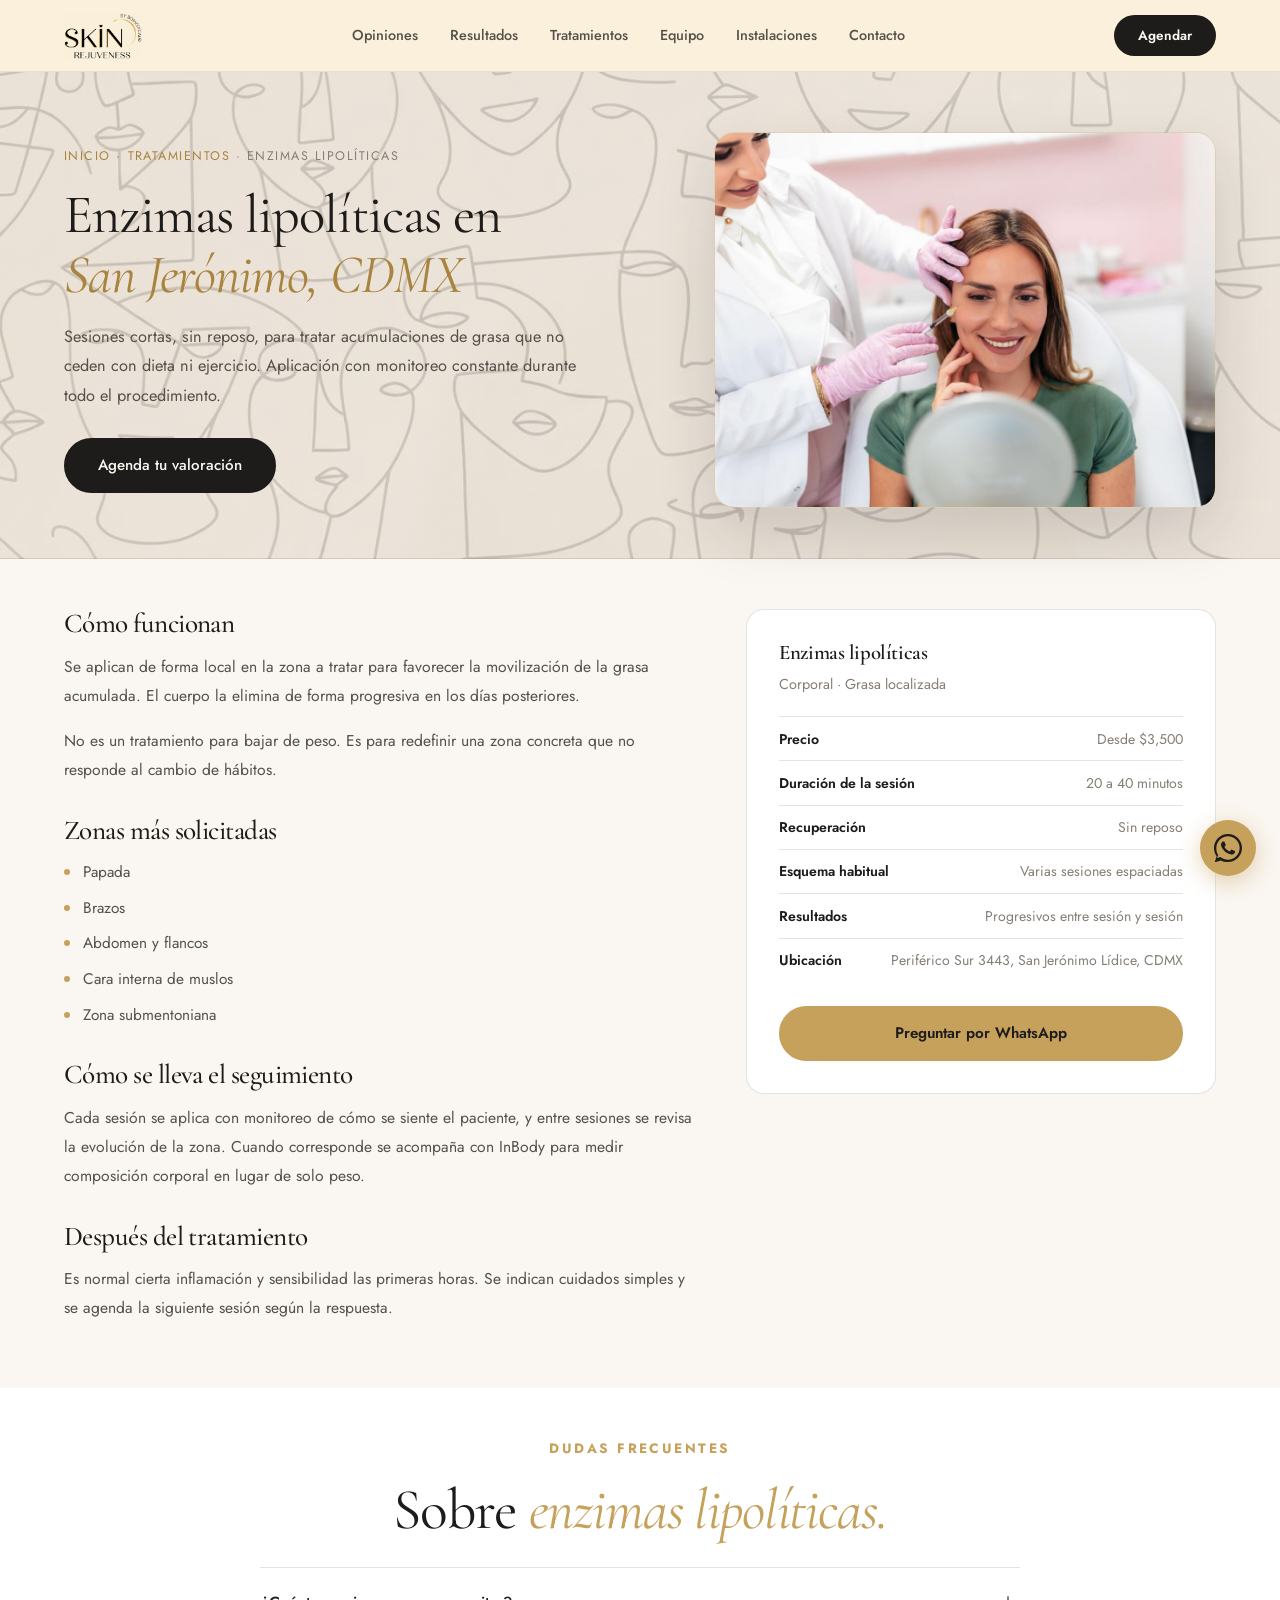
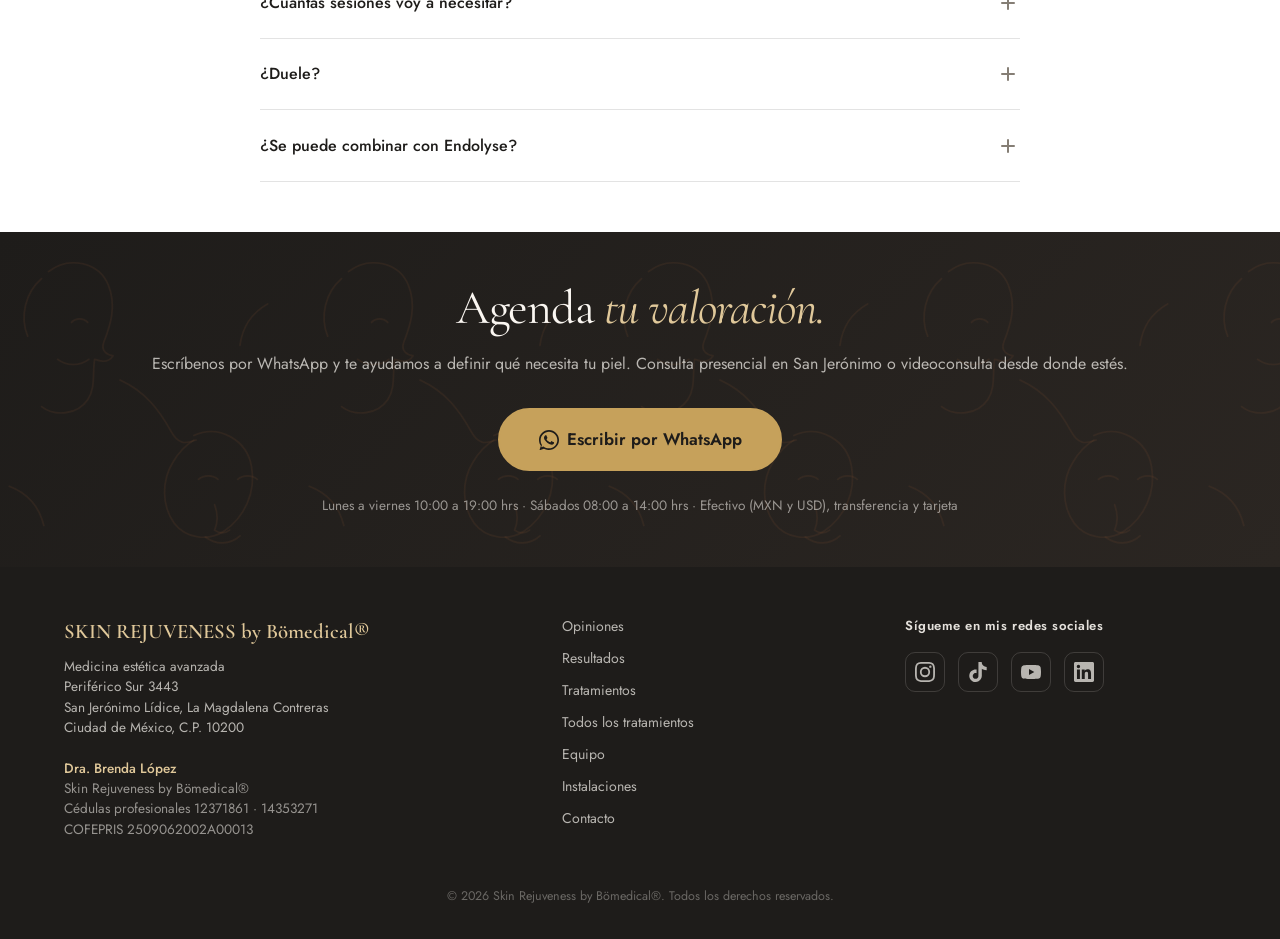
<file: tratamiento-enzimas-lipoliticas.html>
<!DOCTYPE html>
<html lang="es-MX">
<head>
  <meta charset="UTF-8" />
  <meta name="viewport" content="width=device-width, initial-scale=1.0" />
  <title>Enzimas lipolíticas en CDMX | Adiposidad localizada · Dra. Brenda López</title>
  <meta name="description" content="Enzimas lipolíticas en San Jerónimo, CDMX. Tratamiento de adiposidad localizada en papada, brazos y abdomen, sin cirugía. Desde $3,500." />
  <meta name="keywords" content="enzimas lipolíticas CDMX, papada sin cirugía CDMX, adiposidad localizada San Jerónimo, mesoterapia corporal La Magdalena Contreras" />
  <meta name="robots" content="index, follow" />

  <meta property="og:title" content="Enzimas lipolíticas en CDMX | Adiposidad localizada · Dra. Brenda López" />
  <meta property="og:description" content="Enzimas lipolíticas en San Jerónimo, CDMX. Tratamiento de adiposidad localizada en papada, brazos y abdomen, sin cirugía. Desde $3,500." />
  <meta property="og:type" content="article" />
  <meta property="og:locale" content="es_MX" />
  <meta property="og:site_name" content="Skin Rejuveness by Bömedical" />

  <link rel="canonical" href="https://skinrejuveness.com/tratamiento-enzimas-lipoliticas.html" />

  <link rel="preconnect" href="https://fonts.googleapis.com" />
  <link rel="preconnect" href="https://fonts.gstatic.com" crossorigin />
  <link rel="stylesheet" href="https://fonts.googleapis.com/css2?family=Cormorant+Garamond:ital,wght@0,300;0,400;0,500;0,600;1,300;1,400;1,500;1,600&family=Jost:wght@300;400;500;600&display=swap" />

  <link rel="stylesheet" href="styles.css?v=20260929j" />

  <link rel="icon" href="data:image/svg+xml,<svg xmlns='http://www.w3.org/2000/svg' viewBox='0 0 100 100'><rect width='100' height='100' rx='22' fill='%231E1C1A'/><text x='50' y='70' font-size='58' font-family='Georgia,serif' fill='%23C6A15B' text-anchor='middle'>S</text></svg>" />

  <script type="application/ld+json">
  {
    "@context": "https://schema.org",
    "@graph": [
      {
        "@type": "MedicalWebPage",
        "name": "Enzimas lipolíticas",
        "url": "https://skinrejuveness.com/tratamiento-enzimas-lipoliticas.html",
        "description": "Enzimas lipolíticas en San Jerónimo, CDMX. Tratamiento de adiposidad localizada en papada, brazos y abdomen, sin cirugía. Desde $3,500.",
        "inLanguage": "es-MX",
        "about": {
          "@type": "MedicalTherapy",
          "name": "Enzimas lipolíticas"
        },
        "provider": {
          "@type": "MedicalBusiness",
          "name": "Skin Rejuveness by Bömedical",
          "telephone": "+525565081447",
          "address": {
            "@type": "PostalAddress",
            "streetAddress": "Periférico Sur 3443, San Jerónimo Lídice",
            "addressLocality": "La Magdalena Contreras",
            "addressRegion": "Ciudad de México",
            "postalCode": "10200",
            "addressCountry": "MX"
          },
          "geo": { "@type": "GeoCoordinates", "latitude": 19.3221031, "longitude": -99.219864 },
          "hasMap": "https://maps.google.com/?cid=6368025527534217429"
        }
      },
      {
        "@type": "BreadcrumbList",
        "itemListElement": [
          { "@type": "ListItem", "position": 1, "name": "Inicio", "item": "https://skinrejuveness.com/" },
          { "@type": "ListItem", "position": 2, "name": "Tratamientos", "item": "https://skinrejuveness.com/#tratamientos" },
          { "@type": "ListItem", "position": 3, "name": "Enzimas lipolíticas", "item": "https://skinrejuveness.com/tratamiento-enzimas-lipoliticas.html" }
        ]
      },
      {
        "@type": "FAQPage",
        "mainEntity": [
          { "@type": "Question", "name": "¿Cuántas sesiones voy a necesitar?", "acceptedAnswer": { "@type": "Answer", "text": "Depende de la zona y del volumen a tratar. El número se estima en la valoración y se ajusta según cómo responda tu cuerpo." } },
          { "@type": "Question", "name": "¿Duele?", "acceptedAnswer": { "@type": "Answer", "text": "Hay molestia durante la aplicación, que se maneja con la técnica y el ritmo adecuados. Se monitorea al paciente en todo momento." } },
          { "@type": "Question", "name": "¿Se puede combinar con Endolyse?", "acceptedAnswer": { "@type": "Answer", "text": "Sí. En algunos casos se combinan para tratar grasa y flacidez al mismo tiempo. Eso se define en tu valoración." } }
        ]
      }
    ]
  }
  </script>

  <noscript>
    <style>
      /* Sin JS no corre el IntersectionObserver que revela las secciones,
         asi que el contenido se muestra tal cual. La web se lee entera. */
      .reveal { opacity: 1 !important; transform: none !important; }
      .hero-text, .hero-img-card { opacity: 1 !important; transform: none !important; }
      .faq-a, .cat-a { max-height: none !important; }
      .faq-q-icon, .cat-q-icon { display: none; }
    </style>
  </noscript>
</head>
<body>

  <a href="#main" class="skip-link">Ir al contenido</a>

  <header class="nav" id="nav">
    <div class="nav-inner">
      <a href="index.html" class="nav-logo" aria-label="Skin Rejuveness by Bömedical, inicio">
        <img src="assets/img/logo-nav.png" alt="Skin Rejuveness by Bömedical" width="480" height="282" />
      </a>
      <nav class="nav-links" aria-label="Navegación principal">
        <a href="index.html#testimonios">Opiniones</a>
        <a href="index.html#resultados">Resultados</a>
        <a href="index.html#tratamientos">Tratamientos</a>
        <a href="index.html#equipo">Equipo</a>
        <a href="index.html#instalaciones">Instalaciones</a>
        <a href="index.html#contacto">Contacto</a>
      </nav>
      <a href="https://wa.me/525565081447?text=Hola%20Dra.%20Brenda%2C%20vengo%20de%20su%20sitio%20web%20y%20quiero%20agendar%20una%20valoraci%C3%B3n." class="nav-cta" target="_blank" rel="noopener">Agendar</a>
    </div>
  </header>

  <main id="main">

    <section class="tp-hero">
      <div class="tp-hero-inner">
        <div>
          <p class="tp-crumbs"><a href="index.html">Inicio</a> · <a href="index.html#tratamientos">Tratamientos</a> · Enzimas lipolíticas</p>
          <h1>Enzimas lipolíticas en <em>San Jerónimo, CDMX</em></h1>
          <p class="tp-lead">Sesiones cortas, sin reposo, para tratar acumulaciones de grasa que no ceden con dieta ni ejercicio. Aplicación con monitoreo constante durante todo el procedimiento.</p>
          <a href="https://wa.me/525565081447?text=Hola%20Dra.%20Brenda%2C%20vengo%20de%20su%20sitio%20web%20y%20quiero%20informaci%C3%B3n%20sobre%20Enzimas%20lipol%C3%ADticas." class="btn btn-primary" target="_blank" rel="noopener">Agenda tu valoración</a>
        </div>
        <figure class="tp-hero-img">
          <img src="assets/plastic-esthetic-stock/tratamientos/s-inyectables.jpg" alt="Enzimas lipolíticas para adiposidad localizada en CDMX" loading="eager" fetchpriority="high" />
        </figure>
      </div>
    </section>

    <section class="section tp-body">
      <div class="section-inner tp-grid">
        <div class="tp-prose reveal">
              <h2>Cómo funcionan</h2><p>Se aplican de forma local en la zona a tratar para favorecer la movilización de la grasa acumulada. El cuerpo la elimina de forma progresiva en los días posteriores.</p>
              <p>No es un tratamiento para bajar de peso. Es para redefinir una zona concreta que no responde al cambio de hábitos.</p>
              <h2>Zonas más solicitadas</h2><ul><li>Papada</li><li>Brazos</li><li>Abdomen y flancos</li><li>Cara interna de muslos</li><li>Zona submentoniana</li></ul>
              <h2>Cómo se lleva el seguimiento</h2><p>Cada sesión se aplica con monitoreo de cómo se siente el paciente, y entre sesiones se revisa la evolución de la zona. Cuando corresponde se acompaña con InBody para medir composición corporal en lugar de solo peso.</p>
              <h2>Después del tratamiento</h2><p>Es normal cierta inflamación y sensibilidad las primeras horas. Se indican cuidados simples y se agenda la siguiente sesión según la respuesta.</p>
        </div>
        <aside class="tp-aside reveal">
          <h3>Enzimas lipolíticas</h3>
          <p>Corporal · Grasa localizada</p>
          <ul class="tp-facts">
            <li><strong>Precio</strong><span>Desde $3,500</span></li>
            <li><strong>Duración de la sesión</strong><span>20 a 40 minutos</span></li>
            <li><strong>Recuperación</strong><span>Sin reposo</span></li>
            <li><strong>Esquema habitual</strong><span>Varias sesiones espaciadas</span></li>
            <li><strong>Resultados</strong><span>Progresivos entre sesión y sesión</span></li>
            <li><strong>Ubicación</strong><span>Periférico Sur 3443, San Jerónimo Lídice, CDMX</span></li>
          </ul>
          <a href="https://wa.me/525565081447?text=Hola%20Dra.%20Brenda%2C%20vengo%20de%20su%20sitio%20web%20y%20quiero%20informaci%C3%B3n%20sobre%20Enzimas%20lipol%C3%ADticas." class="btn btn-gold" target="_blank" rel="noopener">Preguntar por WhatsApp</a>
        </aside>
      </div>
    </section>

    <section class="section faq">
      <div class="section-inner">
        <p class="section-kicker reveal">Dudas frecuentes</p>
        <h2 class="section-title reveal section-title--center">Sobre <em>enzimas lipolíticas.</em></h2>
        <div class="faq-list">
          <div class="faq-item">
            <button class="faq-q" aria-expanded="false">
              <span>¿Cuántas sesiones voy a necesitar?</span>
              <span class="faq-q-icon" aria-hidden="true"></span>
            </button>
            <div class="faq-a">
              <div class="faq-a-inner">Depende de la zona y del volumen a tratar. El número se estima en la valoración y se ajusta según cómo responda tu cuerpo.</div>
            </div>
          </div>
          <div class="faq-item">
            <button class="faq-q" aria-expanded="false">
              <span>¿Duele?</span>
              <span class="faq-q-icon" aria-hidden="true"></span>
            </button>
            <div class="faq-a">
              <div class="faq-a-inner">Hay molestia durante la aplicación, que se maneja con la técnica y el ritmo adecuados. Se monitorea al paciente en todo momento.</div>
            </div>
          </div>
          <div class="faq-item">
            <button class="faq-q" aria-expanded="false">
              <span>¿Se puede combinar con Endolyse?</span>
              <span class="faq-q-icon" aria-hidden="true"></span>
            </button>
            <div class="faq-a">
              <div class="faq-a-inner">Sí. En algunos casos se combinan para tratar grasa y flacidez al mismo tiempo. Eso se define en tu valoración.</div>
            </div>
          </div>
        </div>
      </div>
    </section>

    <section class="section cta-final">
      <div class="section-inner" style="text-align:center">
        <h2 class="cta-final-title reveal">Agenda <em>tu valoración.</em></h2>
        <p class="cta-final-sub reveal">Escríbenos por WhatsApp y te ayudamos a definir qué necesita tu piel. Consulta presencial en San Jerónimo o videoconsulta desde donde estés.</p>
        <div class="cta-final-actions reveal">
          <a href="https://wa.me/525565081447?text=Hola%20Dra.%20Brenda%2C%20vengo%20de%20su%20sitio%20web%20y%20quiero%20informaci%C3%B3n%20sobre%20Enzimas%20lipol%C3%ADticas." class="btn btn-gold btn-lg" target="_blank" rel="noopener">
            <svg viewBox="0 0 24 24" fill="currentColor" width="20" height="20" aria-hidden="true"><path d="M17.472 14.382c-.297-.149-1.758-.867-2.03-.967-.273-.099-.471-.148-.67.15-.197.297-.767.966-.94 1.164-.173.199-.347.223-.644.075-.297-.15-1.255-.463-2.39-1.475-.883-.788-1.48-1.761-1.653-2.059-.173-.297-.018-.458.13-.606.134-.133.298-.347.446-.52.149-.174.198-.298.298-.497.099-.198.05-.371-.025-.52-.075-.149-.669-1.612-.916-2.207-.242-.579-.487-.5-.669-.51-.173-.008-.371-.01-.57-.01-.198 0-.52.074-.792.372-.272.297-1.04 1.016-1.04 2.479 0 1.462 1.065 2.875 1.213 3.074.149.198 2.096 3.2 5.077 4.487.709.306 1.262.489 1.694.625.712.227 1.36.195 1.871.118.571-.085 1.758-.719 2.006-1.413.248-.694.248-1.289.173-1.413-.074-.124-.272-.198-.57-.347z"/><path d="M12 0C5.373 0 0 5.373 0 12c0 2.625.846 5.059 2.284 7.034L.789 23.492a.5.5 0 00.611.611l4.458-1.495A11.96 11.96 0 0012 24c6.627 0 12-5.373 12-12S18.627 0 12 0zm0 22c-2.326 0-4.477-.738-6.24-1.993l-.436-.321-2.644.886.886-2.644-.321-.436A9.953 9.953 0 012 12C2 6.486 6.486 2 12 2s10 4.486 10 10-4.486 10-10 10z"/></svg>
            Escribir por WhatsApp
          </a>
        </div>
        <p class="cta-final-note reveal">Lunes a viernes 10:00 a 19:00 hrs · Sábados 08:00 a 14:00 hrs · Efectivo (MXN y USD), transferencia y tarjeta</p>
      </div>
    </section>

  </main>

  <footer class="footer">
    <div class="footer-inner">
      <div class="footer-brand">
        <span class="footer-logo">SKIN REJUVENESS by Bömedical&reg;</span>
        <p>Medicina estética avanzada<br>Periférico Sur 3443<br>San Jerónimo Lídice, La Magdalena Contreras<br>Ciudad de México, C.P. 10200</p>
        <p class="footer-creds">
          <strong>Dra. Brenda López</strong>
          Skin Rejuveness by Bömedical&reg;<br>
          Cédulas profesionales 12371861 · 14353271<br>
          COFEPRIS 2509062002A00013
        </p>
      </div>
      <nav class="footer-links" aria-label="Navegación del pie">
        <a href="index.html#testimonios">Opiniones</a>
        <a href="index.html#resultados">Resultados</a>
        <a href="index.html#tratamientos">Tratamientos</a>
        <a href="tratamientos.html">Todos los tratamientos</a>
        <a href="index.html#equipo">Equipo</a>
        <a href="index.html#instalaciones">Instalaciones</a>
        <a href="index.html#contacto">Contacto</a>
      </nav>
      <div class="footer-social">
        <span class="footer-social__title">Sígueme en mis redes sociales</span>
        <a href="https://www.instagram.com/skin_rejuveness" target="_blank" rel="noopener" aria-label="Instagram de Skin Rejuveness">
          <svg viewBox="0 0 24 24" fill="currentColor" aria-hidden="true"><path d="M12 2.163c3.204 0 3.584.012 4.85.07 3.252.148 4.771 1.691 4.919 4.919.058 1.265.069 1.645.069 4.849 0 3.205-.012 3.584-.069 4.849-.149 3.225-1.664 4.771-4.919 4.919-1.266.058-1.644.07-4.85.07-3.204 0-3.584-.012-4.849-.07-3.26-.149-4.771-1.699-4.919-4.92-.058-1.265-.07-1.644-.07-4.849 0-3.204.013-3.583.07-4.849.149-3.227 1.664-4.771 4.919-4.919 1.266-.057 1.645-.069 4.849-.069zM12 0C8.741 0 8.333.014 7.053.072 2.695.272.273 2.69.073 7.052.014 8.333 0 8.741 0 12c0 3.259.014 3.668.072 4.948.2 4.358 2.618 6.78 6.98 6.98C8.333 23.986 8.741 24 12 24c3.259 0 3.668-.014 4.948-.072 4.354-.2 6.782-2.618 6.979-6.98.059-1.28.073-1.689.073-4.948 0-3.259-.014-3.667-.072-4.947-.196-4.354-2.617-6.78-6.979-6.98C15.668.014 15.259 0 12 0zm0 5.838a6.162 6.162 0 100 12.324 6.162 6.162 0 000-12.324zM12 16a4 4 0 110-8 4 4 0 010 8zm6.406-11.845a1.44 1.44 0 100 2.881 1.44 1.44 0 000-2.881z"/></svg>
        </a>
        <a href="https://www.tiktok.com/@skin_rejuveness" target="_blank" rel="noopener" aria-label="TikTok de Skin Rejuveness">
          <svg viewBox="0 0 24 24" fill="currentColor" aria-hidden="true"><path d="M12.525.02c1.31-.02 2.61-.01 3.91-.02.08 1.53.63 3.09 1.75 4.17 1.12 1.11 2.7 1.62 4.24 1.79v4.03c-1.44-.05-2.89-.35-4.2-.97-.57-.26-1.1-.59-1.62-.93-.01 2.92.01 5.84-.02 8.75-.08 1.4-.54 2.79-1.35 3.94-1.31 1.92-3.58 3.17-5.91 3.21-1.43.08-2.86-.31-4.08-1.03-2.02-1.19-3.44-3.37-3.65-5.71-.02-.5-.03-1-.01-1.49.18-1.9 1.12-3.72 2.58-4.96 1.66-1.44 3.98-2.13 6.15-1.72.02 1.48-.04 2.96-.04 4.44-.99-.32-2.15-.23-3.02.37-.63.41-1.11 1.04-1.36 1.75-.21.51-.15 1.07-.14 1.61.24 1.64 1.82 3.02 3.5 2.87 1.12-.01 2.19-.66 2.77-1.61.19-.33.4-.67.41-1.06.1-1.79.06-3.57.07-5.36.01-4.03-.01-8.05.02-12.07z"/></svg>
        </a>
        <a href="https://www.youtube.com/@SkinRejuveness" target="_blank" rel="noopener" aria-label="YouTube de Skin Rejuveness">
          <svg viewBox="0 0 24 24" fill="currentColor" aria-hidden="true"><path d="M23.498 6.186a2.994 2.994 0 00-2.107-2.117C19.505 3.545 12 3.545 12 3.545s-7.505 0-9.391.524A2.994 2.994 0 00.502 6.186 31.32 31.32 0 000 12a31.32 31.32 0 00.502 5.814 2.994 2.994 0 002.107 2.117c1.886.524 9.391.524 9.391.524s7.505 0 9.391-.524a2.994 2.994 0 002.107-2.117A31.32 31.32 0 0024 12a31.32 31.32 0 00-.502-5.814zM9.6 15.6V8.4l6.4 3.6-6.4 3.6z"/></svg>
        </a>
        <a href="https://www.linkedin.com/in/brenda-lopez-2603/" target="_blank" rel="noopener" aria-label="LinkedIn de la Dra. Brenda López">
          <svg viewBox="0 0 24 24" fill="currentColor" aria-hidden="true"><path d="M20.447 20.452h-3.554v-5.569c0-1.328-.027-3.037-1.852-3.037-1.853 0-2.136 1.445-2.136 2.939v5.667H9.351V9h3.414v1.561h.046c.477-.9 1.637-1.85 3.37-1.85 3.601 0 4.267 2.37 4.267 5.455v6.286zM5.337 7.433a2.062 2.062 0 11.001-4.124 2.062 2.062 0 01-.001 4.124zM7.114 20.452H3.558V9h3.556v11.452zM22.225 0H1.771C.792 0 0 .774 0 1.729v20.542C0 23.227.792 24 1.771 24h20.451C23.2 24 24 23.227 24 22.271V1.729C24 .774 23.2 0 22.222 0h.003z"/></svg>
        </a>
      </div>
      <p class="footer-copy">&copy; 2026 Skin Rejuveness by Bömedical&reg;. Todos los derechos reservados.</p>
    </div>
  </footer>

  <a href="https://wa.me/525565081447?text=Hola%20Dra.%20Brenda%2C%20vengo%20de%20su%20sitio%20web%20y%20quiero%20informaci%C3%B3n%20sobre%20Enzimas%20lipol%C3%ADticas." class="wa-float" target="_blank" rel="noopener" aria-label="Escribir por WhatsApp a Skin Rejuveness">
    <svg viewBox="0 0 24 24" aria-hidden="true"><path d="M17.472 14.382c-.297-.149-1.758-.867-2.03-.967-.273-.099-.471-.148-.67.15-.197.297-.767.966-.94 1.164-.173.199-.347.223-.644.075-.297-.15-1.255-.463-2.39-1.475-.883-.788-1.48-1.761-1.653-2.059-.173-.297-.018-.458.13-.606.134-.133.298-.347.446-.52.149-.174.198-.298.298-.497.099-.198.05-.371-.025-.52-.075-.149-.669-1.612-.916-2.207-.242-.579-.487-.5-.669-.51-.173-.008-.371-.01-.57-.01-.198 0-.52.074-.792.372-.272.297-1.04 1.016-1.04 2.479 0 1.462 1.065 2.875 1.213 3.074.149.198 2.096 3.2 5.077 4.487.709.306 1.262.489 1.694.625.712.227 1.36.195 1.871.118.571-.085 1.758-.719 2.006-1.413.248-.694.248-1.289.173-1.413-.074-.124-.272-.198-.57-.347z"/><path d="M12 0C5.373 0 0 5.373 0 12c0 2.625.846 5.059 2.284 7.034L.789 23.492a.5.5 0 00.611.611l4.458-1.495A11.96 11.96 0 0012 24c6.627 0 12-5.373 12-12S18.627 0 12 0zm0 22c-2.326 0-4.477-.738-6.24-1.993l-.436-.321-2.644.886.886-2.644-.321-.436A9.953 9.953 0 012 12C2 6.486 6.486 2 12 2s10 4.486 10 10-4.486 10-10 10z"/></svg>
  </a>

  <script defer src="lib/gsap.min.js?v=20260929e"></script>
  <script defer src="lib/ScrollTrigger.min.js?v=20260929e"></script>
  <script defer src="main.js?v=20260929h"></script>
</body>
</html>
</file>
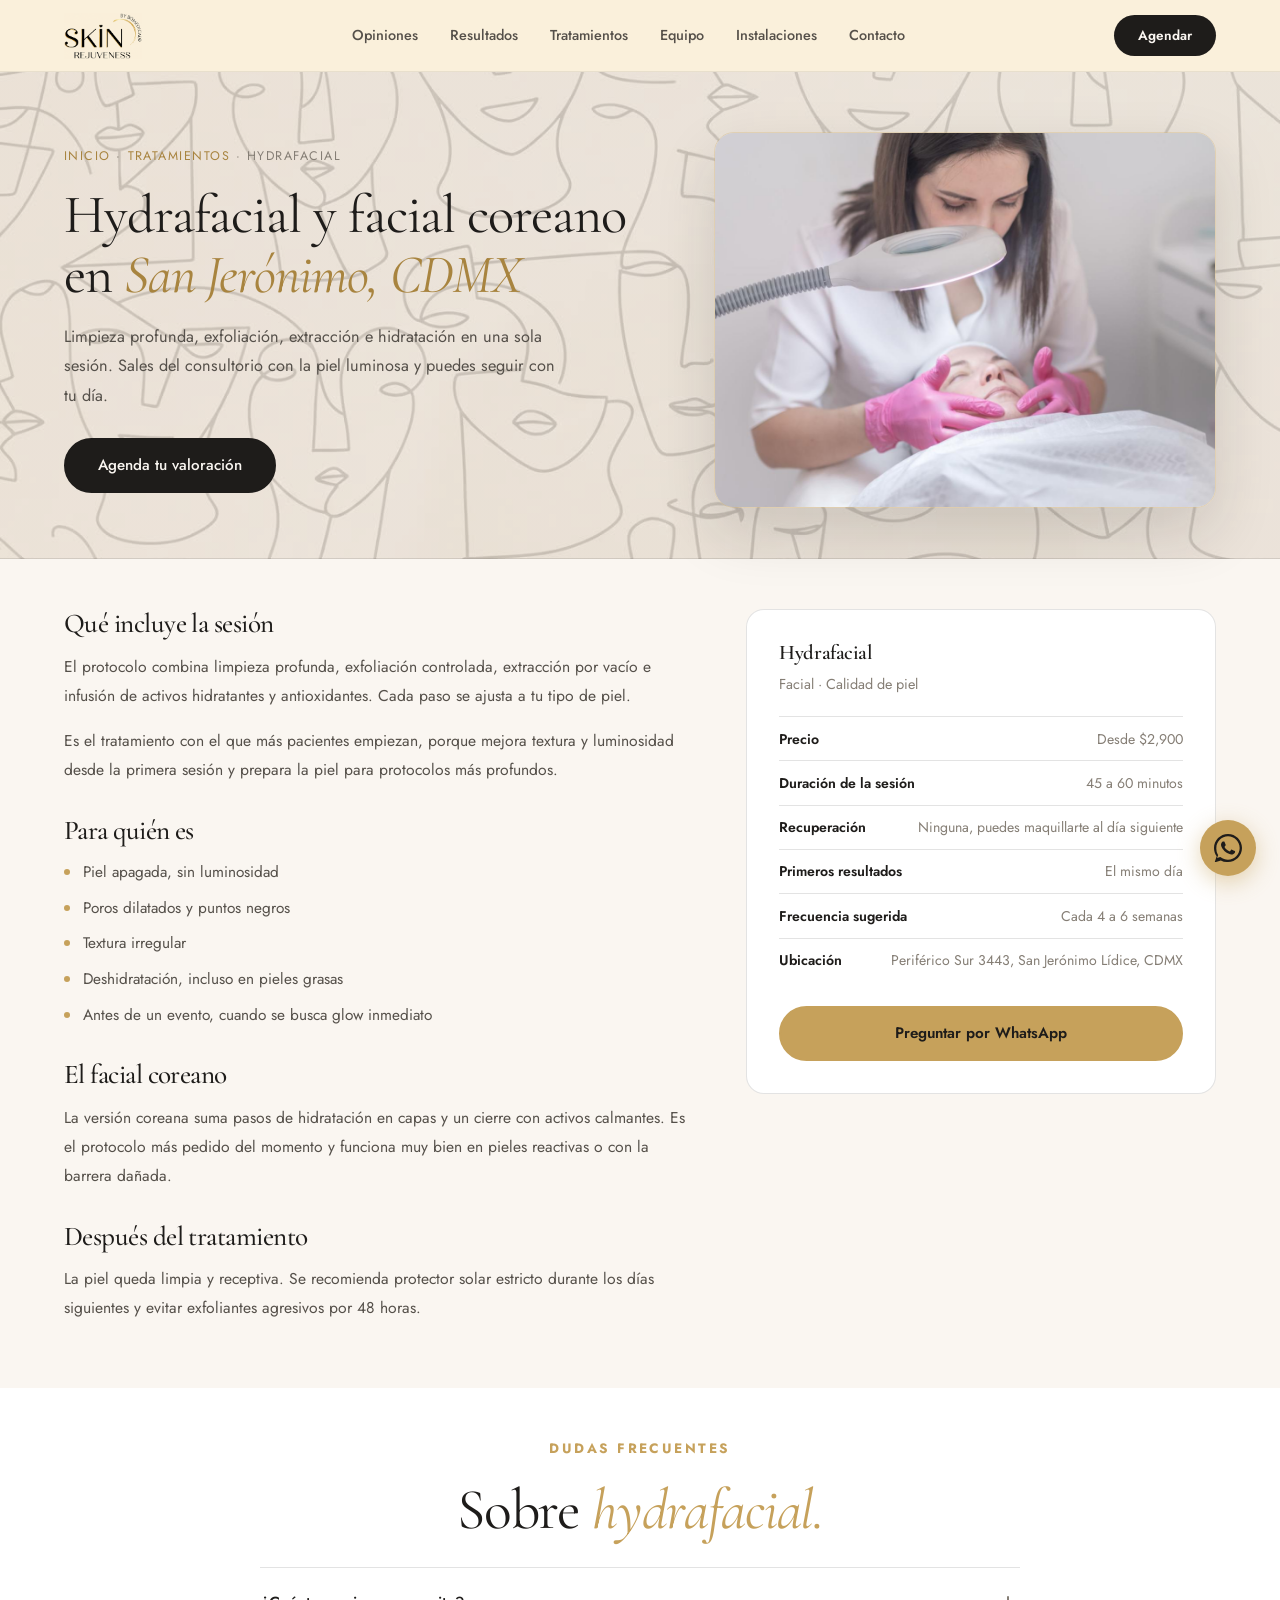
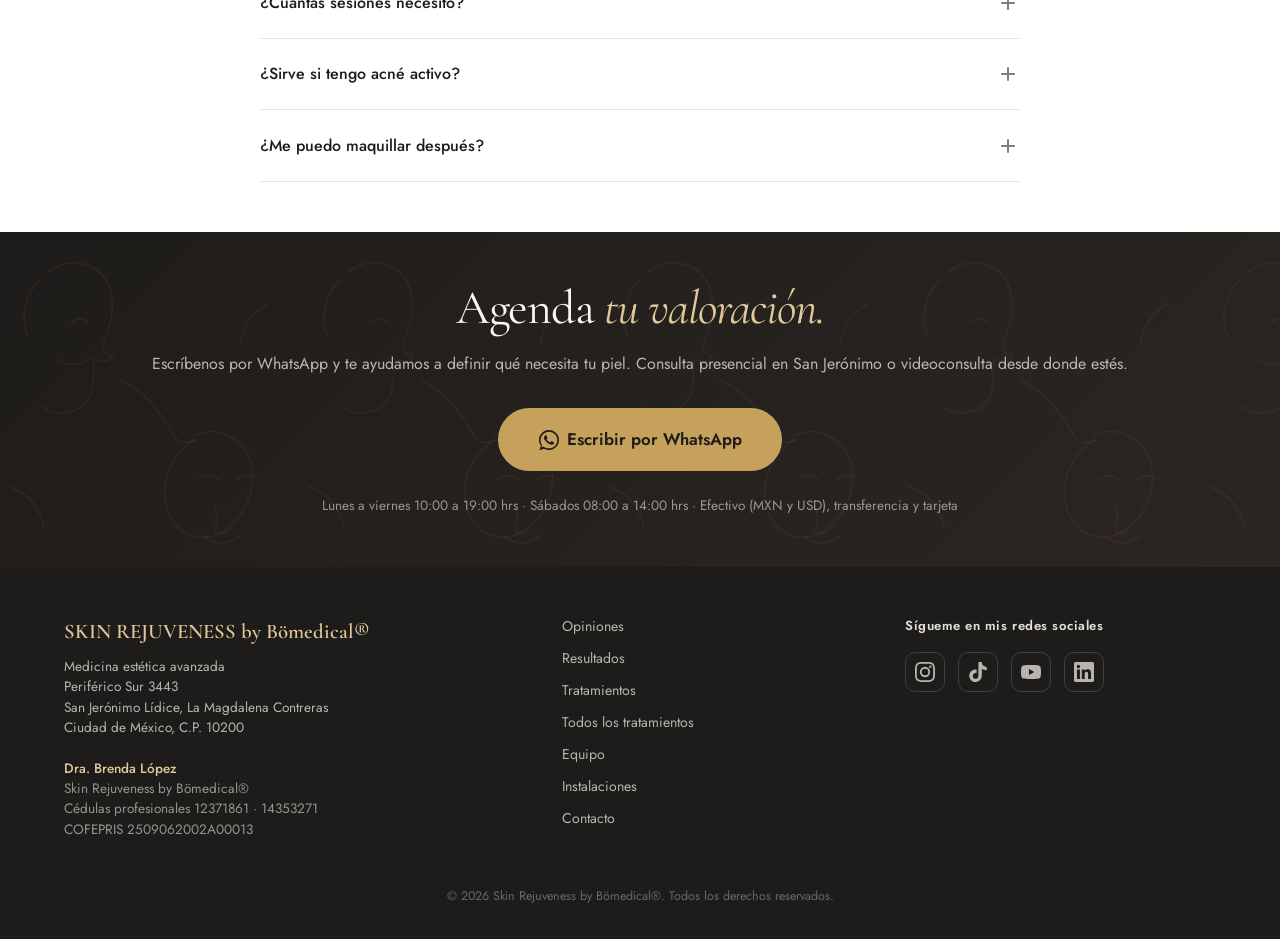
<file: tratamiento-hydrafacial.html>
<!DOCTYPE html>
<html lang="es-MX">
<head>
  <meta charset="UTF-8" />
  <meta name="viewport" content="width=device-width, initial-scale=1.0" />
  <title>Hydrafacial en San Jerónimo, CDMX | Facial coreano · Dra. Brenda López</title>
  <meta name="description" content="Hydrafacial y facial coreano en San Jerónimo, CDMX. Limpieza profunda, exfoliación e hidratación en una sesión, sin tiempo de recuperación. Desde $2,900." />
  <meta name="keywords" content="hydrafacial San Jerónimo, facial coreano CDMX, limpieza facial profunda CDMX sur, hidratación facial La Magdalena Contreras" />
  <meta name="robots" content="index, follow" />

  <meta property="og:title" content="Hydrafacial en San Jerónimo, CDMX | Facial coreano · Dra. Brenda López" />
  <meta property="og:description" content="Hydrafacial y facial coreano en San Jerónimo, CDMX. Limpieza profunda, exfoliación e hidratación en una sesión, sin tiempo de recuperación. Desde $2,900." />
  <meta property="og:type" content="article" />
  <meta property="og:locale" content="es_MX" />
  <meta property="og:site_name" content="Skin Rejuveness by Bömedical" />

  <link rel="canonical" href="https://skinrejuveness.com/tratamiento-hydrafacial.html" />

  <link rel="preconnect" href="https://fonts.googleapis.com" />
  <link rel="preconnect" href="https://fonts.gstatic.com" crossorigin />
  <link rel="stylesheet" href="https://fonts.googleapis.com/css2?family=Cormorant+Garamond:ital,wght@0,300;0,400;0,500;0,600;1,300;1,400;1,500;1,600&family=Jost:wght@300;400;500;600&display=swap" />

  <link rel="stylesheet" href="styles.css?v=20260929j" />

  <link rel="icon" href="data:image/svg+xml,<svg xmlns='http://www.w3.org/2000/svg' viewBox='0 0 100 100'><rect width='100' height='100' rx='22' fill='%231E1C1A'/><text x='50' y='70' font-size='58' font-family='Georgia,serif' fill='%23C6A15B' text-anchor='middle'>S</text></svg>" />

  <script type="application/ld+json">
  {
    "@context": "https://schema.org",
    "@graph": [
      {
        "@type": "MedicalWebPage",
        "name": "Hydrafacial",
        "url": "https://skinrejuveness.com/tratamiento-hydrafacial.html",
        "description": "Hydrafacial y facial coreano en San Jerónimo, CDMX. Limpieza profunda, exfoliación e hidratación en una sesión, sin tiempo de recuperación. Desde $2,900.",
        "inLanguage": "es-MX",
        "about": {
          "@type": "MedicalTherapy",
          "name": "Hydrafacial"
        },
        "provider": {
          "@type": "MedicalBusiness",
          "name": "Skin Rejuveness by Bömedical",
          "telephone": "+525565081447",
          "address": {
            "@type": "PostalAddress",
            "streetAddress": "Periférico Sur 3443, San Jerónimo Lídice",
            "addressLocality": "La Magdalena Contreras",
            "addressRegion": "Ciudad de México",
            "postalCode": "10200",
            "addressCountry": "MX"
          },
          "geo": { "@type": "GeoCoordinates", "latitude": 19.3221031, "longitude": -99.219864 },
          "hasMap": "https://maps.google.com/?cid=6368025527534217429"
        }
      },
      {
        "@type": "BreadcrumbList",
        "itemListElement": [
          { "@type": "ListItem", "position": 1, "name": "Inicio", "item": "https://skinrejuveness.com/" },
          { "@type": "ListItem", "position": 2, "name": "Tratamientos", "item": "https://skinrejuveness.com/#tratamientos" },
          { "@type": "ListItem", "position": 3, "name": "Hydrafacial", "item": "https://skinrejuveness.com/tratamiento-hydrafacial.html" }
        ]
      },
      {
        "@type": "FAQPage",
        "mainEntity": [
          { "@type": "Question", "name": "¿Cuántas sesiones necesito?", "acceptedAnswer": { "@type": "Answer", "text": "Una sesión ya mejora la luminosidad. Para cambios sostenidos en textura y poro se sugiere un esquema cada 4 a 6 semanas, que se define en tu valoración." } },
          { "@type": "Question", "name": "¿Sirve si tengo acné activo?", "acceptedAnswer": { "@type": "Answer", "text": "En muchos casos sí, ajustando el protocolo. Si el acné es inflamatorio se valora primero un manejo médico antes de programar el facial." } },
          { "@type": "Question", "name": "¿Me puedo maquillar después?", "acceptedAnswer": { "@type": "Answer", "text": "Es preferible dejar la piel descubierta el resto del día. Al día siguiente puedes maquillarte con normalidad." } }
        ]
      }
    ]
  }
  </script>

  <noscript>
    <style>
      /* Sin JS no corre el IntersectionObserver que revela las secciones,
         asi que el contenido se muestra tal cual. La web se lee entera. */
      .reveal { opacity: 1 !important; transform: none !important; }
      .hero-text, .hero-img-card { opacity: 1 !important; transform: none !important; }
      .faq-a, .cat-a { max-height: none !important; }
      .faq-q-icon, .cat-q-icon { display: none; }
    </style>
  </noscript>
</head>
<body>

  <a href="#main" class="skip-link">Ir al contenido</a>

  <header class="nav" id="nav">
    <div class="nav-inner">
      <a href="index.html" class="nav-logo" aria-label="Skin Rejuveness by Bömedical, inicio">
        <img src="assets/img/logo-nav.png" alt="Skin Rejuveness by Bömedical" width="480" height="282" />
      </a>
      <nav class="nav-links" aria-label="Navegación principal">
        <a href="index.html#testimonios">Opiniones</a>
        <a href="index.html#resultados">Resultados</a>
        <a href="index.html#tratamientos">Tratamientos</a>
        <a href="index.html#equipo">Equipo</a>
        <a href="index.html#instalaciones">Instalaciones</a>
        <a href="index.html#contacto">Contacto</a>
      </nav>
      <a href="https://wa.me/525565081447?text=Hola%20Dra.%20Brenda%2C%20vengo%20de%20su%20sitio%20web%20y%20quiero%20agendar%20una%20valoraci%C3%B3n." class="nav-cta" target="_blank" rel="noopener">Agendar</a>
    </div>
  </header>

  <main id="main">

    <section class="tp-hero">
      <div class="tp-hero-inner">
        <div>
          <p class="tp-crumbs"><a href="index.html">Inicio</a> · <a href="index.html#tratamientos">Tratamientos</a> · Hydrafacial</p>
          <h1>Hydrafacial y facial coreano en <em>San Jerónimo, CDMX</em></h1>
          <p class="tp-lead">Limpieza profunda, exfoliación, extracción e hidratación en una sola sesión. Sales del consultorio con la piel luminosa y puedes seguir con tu día.</p>
          <a href="https://wa.me/525565081447?text=Hola%20Dra.%20Brenda%2C%20vengo%20de%20su%20sitio%20web%20y%20quiero%20informaci%C3%B3n%20sobre%20Hydrafacial." class="btn btn-primary" target="_blank" rel="noopener">Agenda tu valoración</a>
        </div>
        <figure class="tp-hero-img">
          <img src="assets/plastic-esthetic-stock/tratamientos/s-skincare.jpg" alt="Hydrafacial y facial coreano en San Jerónimo, CDMX" loading="eager" fetchpriority="high" />
        </figure>
      </div>
    </section>

    <section class="section tp-body">
      <div class="section-inner tp-grid">
        <div class="tp-prose reveal">
              <h2>Qué incluye la sesión</h2><p>El protocolo combina limpieza profunda, exfoliación controlada, extracción por vacío e infusión de activos hidratantes y antioxidantes. Cada paso se ajusta a tu tipo de piel.</p>
              <p>Es el tratamiento con el que más pacientes empiezan, porque mejora textura y luminosidad desde la primera sesión y prepara la piel para protocolos más profundos.</p>
              <h2>Para quién es</h2><ul><li>Piel apagada, sin luminosidad</li><li>Poros dilatados y puntos negros</li><li>Textura irregular</li><li>Deshidratación, incluso en pieles grasas</li><li>Antes de un evento, cuando se busca glow inmediato</li></ul>
              <h2>El facial coreano</h2><p>La versión coreana suma pasos de hidratación en capas y un cierre con activos calmantes. Es el protocolo más pedido del momento y funciona muy bien en pieles reactivas o con la barrera dañada.</p>
              <h2>Después del tratamiento</h2><p>La piel queda limpia y receptiva. Se recomienda protector solar estricto durante los días siguientes y evitar exfoliantes agresivos por 48 horas.</p>
        </div>
        <aside class="tp-aside reveal">
          <h3>Hydrafacial</h3>
          <p>Facial · Calidad de piel</p>
          <ul class="tp-facts">
            <li><strong>Precio</strong><span>Desde $2,900</span></li>
            <li><strong>Duración de la sesión</strong><span>45 a 60 minutos</span></li>
            <li><strong>Recuperación</strong><span>Ninguna, puedes maquillarte al día siguiente</span></li>
            <li><strong>Primeros resultados</strong><span>El mismo día</span></li>
            <li><strong>Frecuencia sugerida</strong><span>Cada 4 a 6 semanas</span></li>
            <li><strong>Ubicación</strong><span>Periférico Sur 3443, San Jerónimo Lídice, CDMX</span></li>
          </ul>
          <a href="https://wa.me/525565081447?text=Hola%20Dra.%20Brenda%2C%20vengo%20de%20su%20sitio%20web%20y%20quiero%20informaci%C3%B3n%20sobre%20Hydrafacial." class="btn btn-gold" target="_blank" rel="noopener">Preguntar por WhatsApp</a>
        </aside>
      </div>
    </section>

    <section class="section faq">
      <div class="section-inner">
        <p class="section-kicker reveal">Dudas frecuentes</p>
        <h2 class="section-title reveal section-title--center">Sobre <em>hydrafacial.</em></h2>
        <div class="faq-list">
          <div class="faq-item">
            <button class="faq-q" aria-expanded="false">
              <span>¿Cuántas sesiones necesito?</span>
              <span class="faq-q-icon" aria-hidden="true"></span>
            </button>
            <div class="faq-a">
              <div class="faq-a-inner">Una sesión ya mejora la luminosidad. Para cambios sostenidos en textura y poro se sugiere un esquema cada 4 a 6 semanas, que se define en tu valoración.</div>
            </div>
          </div>
          <div class="faq-item">
            <button class="faq-q" aria-expanded="false">
              <span>¿Sirve si tengo acné activo?</span>
              <span class="faq-q-icon" aria-hidden="true"></span>
            </button>
            <div class="faq-a">
              <div class="faq-a-inner">En muchos casos sí, ajustando el protocolo. Si el acné es inflamatorio se valora primero un manejo médico antes de programar el facial.</div>
            </div>
          </div>
          <div class="faq-item">
            <button class="faq-q" aria-expanded="false">
              <span>¿Me puedo maquillar después?</span>
              <span class="faq-q-icon" aria-hidden="true"></span>
            </button>
            <div class="faq-a">
              <div class="faq-a-inner">Es preferible dejar la piel descubierta el resto del día. Al día siguiente puedes maquillarte con normalidad.</div>
            </div>
          </div>
        </div>
      </div>
    </section>

    <section class="section cta-final">
      <div class="section-inner" style="text-align:center">
        <h2 class="cta-final-title reveal">Agenda <em>tu valoración.</em></h2>
        <p class="cta-final-sub reveal">Escríbenos por WhatsApp y te ayudamos a definir qué necesita tu piel. Consulta presencial en San Jerónimo o videoconsulta desde donde estés.</p>
        <div class="cta-final-actions reveal">
          <a href="https://wa.me/525565081447?text=Hola%20Dra.%20Brenda%2C%20vengo%20de%20su%20sitio%20web%20y%20quiero%20informaci%C3%B3n%20sobre%20Hydrafacial." class="btn btn-gold btn-lg" target="_blank" rel="noopener">
            <svg viewBox="0 0 24 24" fill="currentColor" width="20" height="20" aria-hidden="true"><path d="M17.472 14.382c-.297-.149-1.758-.867-2.03-.967-.273-.099-.471-.148-.67.15-.197.297-.767.966-.94 1.164-.173.199-.347.223-.644.075-.297-.15-1.255-.463-2.39-1.475-.883-.788-1.48-1.761-1.653-2.059-.173-.297-.018-.458.13-.606.134-.133.298-.347.446-.52.149-.174.198-.298.298-.497.099-.198.05-.371-.025-.52-.075-.149-.669-1.612-.916-2.207-.242-.579-.487-.5-.669-.51-.173-.008-.371-.01-.57-.01-.198 0-.52.074-.792.372-.272.297-1.04 1.016-1.04 2.479 0 1.462 1.065 2.875 1.213 3.074.149.198 2.096 3.2 5.077 4.487.709.306 1.262.489 1.694.625.712.227 1.36.195 1.871.118.571-.085 1.758-.719 2.006-1.413.248-.694.248-1.289.173-1.413-.074-.124-.272-.198-.57-.347z"/><path d="M12 0C5.373 0 0 5.373 0 12c0 2.625.846 5.059 2.284 7.034L.789 23.492a.5.5 0 00.611.611l4.458-1.495A11.96 11.96 0 0012 24c6.627 0 12-5.373 12-12S18.627 0 12 0zm0 22c-2.326 0-4.477-.738-6.24-1.993l-.436-.321-2.644.886.886-2.644-.321-.436A9.953 9.953 0 012 12C2 6.486 6.486 2 12 2s10 4.486 10 10-4.486 10-10 10z"/></svg>
            Escribir por WhatsApp
          </a>
        </div>
        <p class="cta-final-note reveal">Lunes a viernes 10:00 a 19:00 hrs · Sábados 08:00 a 14:00 hrs · Efectivo (MXN y USD), transferencia y tarjeta</p>
      </div>
    </section>

  </main>

  <footer class="footer">
    <div class="footer-inner">
      <div class="footer-brand">
        <span class="footer-logo">SKIN REJUVENESS by Bömedical&reg;</span>
        <p>Medicina estética avanzada<br>Periférico Sur 3443<br>San Jerónimo Lídice, La Magdalena Contreras<br>Ciudad de México, C.P. 10200</p>
        <p class="footer-creds">
          <strong>Dra. Brenda López</strong>
          Skin Rejuveness by Bömedical&reg;<br>
          Cédulas profesionales 12371861 · 14353271<br>
          COFEPRIS 2509062002A00013
        </p>
      </div>
      <nav class="footer-links" aria-label="Navegación del pie">
        <a href="index.html#testimonios">Opiniones</a>
        <a href="index.html#resultados">Resultados</a>
        <a href="index.html#tratamientos">Tratamientos</a>
        <a href="tratamientos.html">Todos los tratamientos</a>
        <a href="index.html#equipo">Equipo</a>
        <a href="index.html#instalaciones">Instalaciones</a>
        <a href="index.html#contacto">Contacto</a>
      </nav>
      <div class="footer-social">
        <span class="footer-social__title">Sígueme en mis redes sociales</span>
        <a href="https://www.instagram.com/skin_rejuveness" target="_blank" rel="noopener" aria-label="Instagram de Skin Rejuveness">
          <svg viewBox="0 0 24 24" fill="currentColor" aria-hidden="true"><path d="M12 2.163c3.204 0 3.584.012 4.85.07 3.252.148 4.771 1.691 4.919 4.919.058 1.265.069 1.645.069 4.849 0 3.205-.012 3.584-.069 4.849-.149 3.225-1.664 4.771-4.919 4.919-1.266.058-1.644.07-4.85.07-3.204 0-3.584-.012-4.849-.07-3.26-.149-4.771-1.699-4.919-4.92-.058-1.265-.07-1.644-.07-4.849 0-3.204.013-3.583.07-4.849.149-3.227 1.664-4.771 4.919-4.919 1.266-.057 1.645-.069 4.849-.069zM12 0C8.741 0 8.333.014 7.053.072 2.695.272.273 2.69.073 7.052.014 8.333 0 8.741 0 12c0 3.259.014 3.668.072 4.948.2 4.358 2.618 6.78 6.98 6.98C8.333 23.986 8.741 24 12 24c3.259 0 3.668-.014 4.948-.072 4.354-.2 6.782-2.618 6.979-6.98.059-1.28.073-1.689.073-4.948 0-3.259-.014-3.667-.072-4.947-.196-4.354-2.617-6.78-6.979-6.98C15.668.014 15.259 0 12 0zm0 5.838a6.162 6.162 0 100 12.324 6.162 6.162 0 000-12.324zM12 16a4 4 0 110-8 4 4 0 010 8zm6.406-11.845a1.44 1.44 0 100 2.881 1.44 1.44 0 000-2.881z"/></svg>
        </a>
        <a href="https://www.tiktok.com/@skin_rejuveness" target="_blank" rel="noopener" aria-label="TikTok de Skin Rejuveness">
          <svg viewBox="0 0 24 24" fill="currentColor" aria-hidden="true"><path d="M12.525.02c1.31-.02 2.61-.01 3.91-.02.08 1.53.63 3.09 1.75 4.17 1.12 1.11 2.7 1.62 4.24 1.79v4.03c-1.44-.05-2.89-.35-4.2-.97-.57-.26-1.1-.59-1.62-.93-.01 2.92.01 5.84-.02 8.75-.08 1.4-.54 2.79-1.35 3.94-1.31 1.92-3.58 3.17-5.91 3.21-1.43.08-2.86-.31-4.08-1.03-2.02-1.19-3.44-3.37-3.65-5.71-.02-.5-.03-1-.01-1.49.18-1.9 1.12-3.72 2.58-4.96 1.66-1.44 3.98-2.13 6.15-1.72.02 1.48-.04 2.96-.04 4.44-.99-.32-2.15-.23-3.02.37-.63.41-1.11 1.04-1.36 1.75-.21.51-.15 1.07-.14 1.61.24 1.64 1.82 3.02 3.5 2.87 1.12-.01 2.19-.66 2.77-1.61.19-.33.4-.67.41-1.06.1-1.79.06-3.57.07-5.36.01-4.03-.01-8.05.02-12.07z"/></svg>
        </a>
        <a href="https://www.youtube.com/@SkinRejuveness" target="_blank" rel="noopener" aria-label="YouTube de Skin Rejuveness">
          <svg viewBox="0 0 24 24" fill="currentColor" aria-hidden="true"><path d="M23.498 6.186a2.994 2.994 0 00-2.107-2.117C19.505 3.545 12 3.545 12 3.545s-7.505 0-9.391.524A2.994 2.994 0 00.502 6.186 31.32 31.32 0 000 12a31.32 31.32 0 00.502 5.814 2.994 2.994 0 002.107 2.117c1.886.524 9.391.524 9.391.524s7.505 0 9.391-.524a2.994 2.994 0 002.107-2.117A31.32 31.32 0 0024 12a31.32 31.32 0 00-.502-5.814zM9.6 15.6V8.4l6.4 3.6-6.4 3.6z"/></svg>
        </a>
        <a href="https://www.linkedin.com/in/brenda-lopez-2603/" target="_blank" rel="noopener" aria-label="LinkedIn de la Dra. Brenda López">
          <svg viewBox="0 0 24 24" fill="currentColor" aria-hidden="true"><path d="M20.447 20.452h-3.554v-5.569c0-1.328-.027-3.037-1.852-3.037-1.853 0-2.136 1.445-2.136 2.939v5.667H9.351V9h3.414v1.561h.046c.477-.9 1.637-1.85 3.37-1.85 3.601 0 4.267 2.37 4.267 5.455v6.286zM5.337 7.433a2.062 2.062 0 11.001-4.124 2.062 2.062 0 01-.001 4.124zM7.114 20.452H3.558V9h3.556v11.452zM22.225 0H1.771C.792 0 0 .774 0 1.729v20.542C0 23.227.792 24 1.771 24h20.451C23.2 24 24 23.227 24 22.271V1.729C24 .774 23.2 0 22.222 0h.003z"/></svg>
        </a>
      </div>
      <p class="footer-copy">&copy; 2026 Skin Rejuveness by Bömedical&reg;. Todos los derechos reservados.</p>
    </div>
  </footer>

  <a href="https://wa.me/525565081447?text=Hola%20Dra.%20Brenda%2C%20vengo%20de%20su%20sitio%20web%20y%20quiero%20informaci%C3%B3n%20sobre%20Hydrafacial." class="wa-float" target="_blank" rel="noopener" aria-label="Escribir por WhatsApp a Skin Rejuveness">
    <svg viewBox="0 0 24 24" aria-hidden="true"><path d="M17.472 14.382c-.297-.149-1.758-.867-2.03-.967-.273-.099-.471-.148-.67.15-.197.297-.767.966-.94 1.164-.173.199-.347.223-.644.075-.297-.15-1.255-.463-2.39-1.475-.883-.788-1.48-1.761-1.653-2.059-.173-.297-.018-.458.13-.606.134-.133.298-.347.446-.52.149-.174.198-.298.298-.497.099-.198.05-.371-.025-.52-.075-.149-.669-1.612-.916-2.207-.242-.579-.487-.5-.669-.51-.173-.008-.371-.01-.57-.01-.198 0-.52.074-.792.372-.272.297-1.04 1.016-1.04 2.479 0 1.462 1.065 2.875 1.213 3.074.149.198 2.096 3.2 5.077 4.487.709.306 1.262.489 1.694.625.712.227 1.36.195 1.871.118.571-.085 1.758-.719 2.006-1.413.248-.694.248-1.289.173-1.413-.074-.124-.272-.198-.57-.347z"/><path d="M12 0C5.373 0 0 5.373 0 12c0 2.625.846 5.059 2.284 7.034L.789 23.492a.5.5 0 00.611.611l4.458-1.495A11.96 11.96 0 0012 24c6.627 0 12-5.373 12-12S18.627 0 12 0zm0 22c-2.326 0-4.477-.738-6.24-1.993l-.436-.321-2.644.886.886-2.644-.321-.436A9.953 9.953 0 012 12C2 6.486 6.486 2 12 2s10 4.486 10 10-4.486 10-10 10z"/></svg>
  </a>

  <script defer src="lib/gsap.min.js?v=20260929e"></script>
  <script defer src="lib/ScrollTrigger.min.js?v=20260929e"></script>
  <script defer src="main.js?v=20260929h"></script>
</body>
</html>
</file>
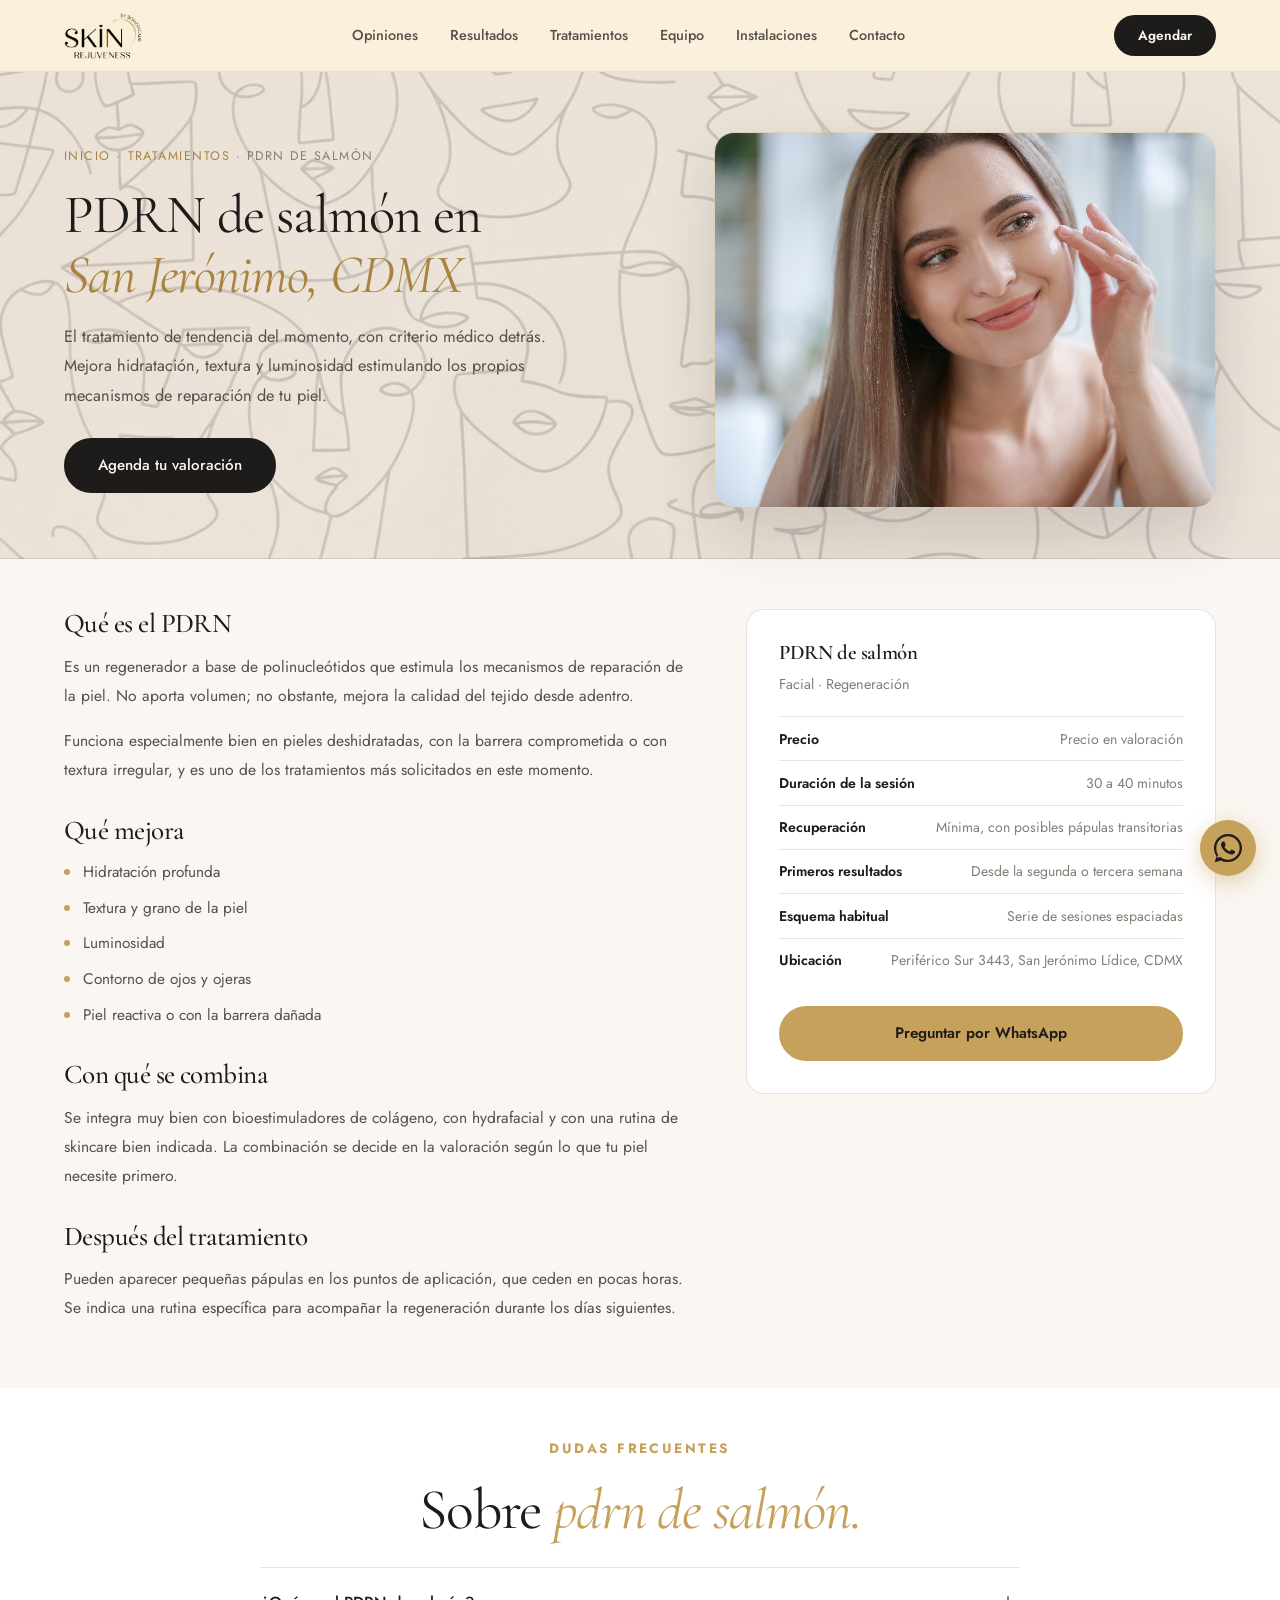
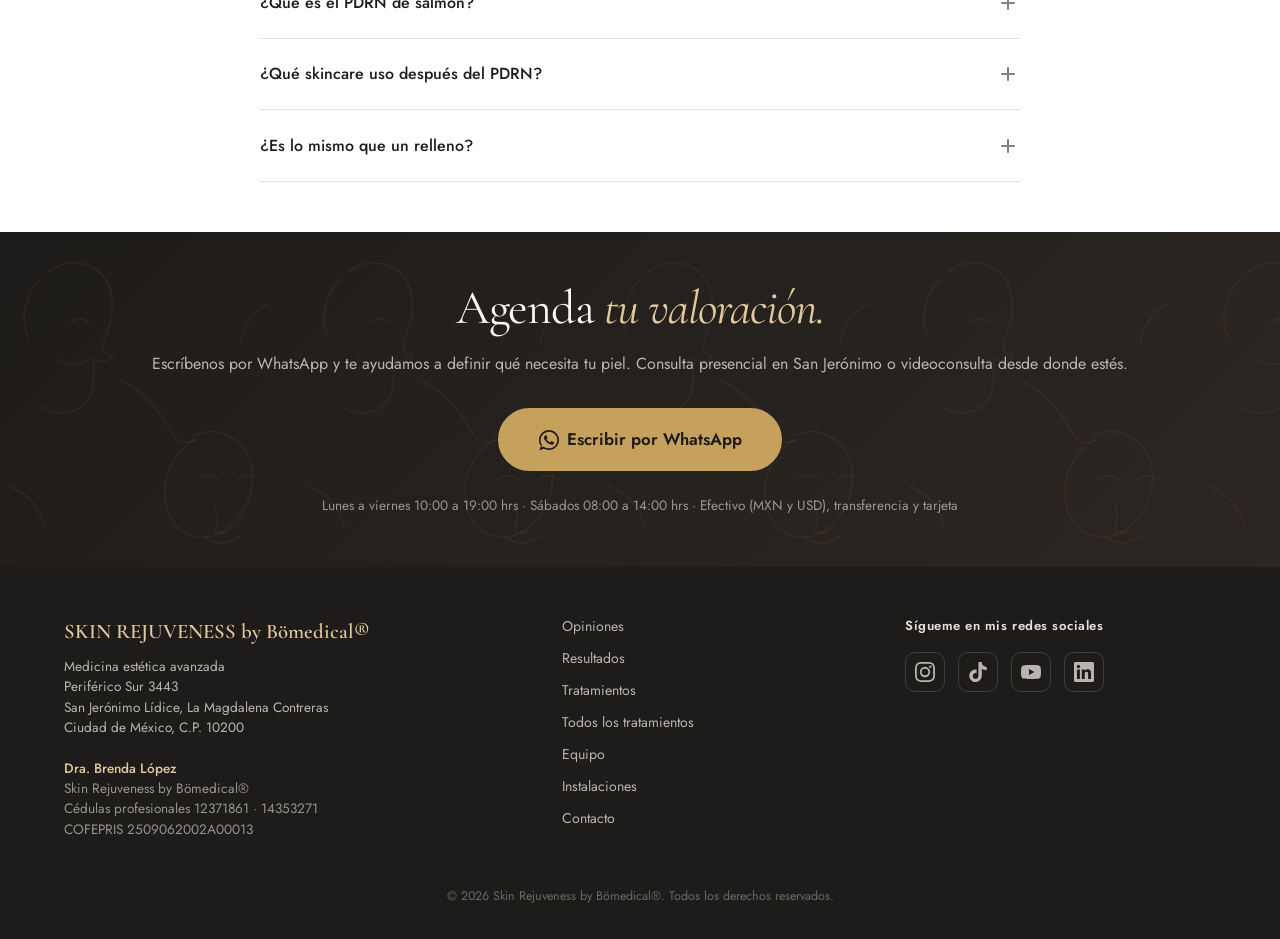
<file: tratamiento-pdrn-salmon.html>
<!DOCTYPE html>
<html lang="es-MX">
<head>
  <meta charset="UTF-8" />
  <meta name="viewport" content="width=device-width, initial-scale=1.0" />
  <title>PDRN de salmón en CDMX | Regeneración de la piel · Dra. Brenda López</title>
  <meta name="description" content="PDRN de salmón en San Jerónimo, CDMX. Regenerador que mejora hidratación, textura y luminosidad de la piel, con la Dra. Brenda López. Agenda por WhatsApp." />
  <meta name="keywords" content="PDRN salmón CDMX, polinucleótidos CDMX, regeneración de la piel San Jerónimo, luminosidad facial CDMX sur" />
  <meta name="robots" content="index, follow" />

  <meta property="og:title" content="PDRN de salmón en CDMX | Regeneración de la piel · Dra. Brenda López" />
  <meta property="og:description" content="PDRN de salmón en San Jerónimo, CDMX. Regenerador que mejora hidratación, textura y luminosidad de la piel, con la Dra. Brenda López. Agenda por WhatsApp." />
  <meta property="og:type" content="article" />
  <meta property="og:locale" content="es_MX" />
  <meta property="og:site_name" content="Skin Rejuveness by Bömedical" />

  <link rel="canonical" href="https://skinrejuveness.com/tratamiento-pdrn-salmon.html" />

  <link rel="preconnect" href="https://fonts.googleapis.com" />
  <link rel="preconnect" href="https://fonts.gstatic.com" crossorigin />
  <link rel="stylesheet" href="https://fonts.googleapis.com/css2?family=Cormorant+Garamond:ital,wght@0,300;0,400;0,500;0,600;1,300;1,400;1,500;1,600&family=Jost:wght@300;400;500;600&display=swap" />

  <link rel="stylesheet" href="styles.css?v=20260929j" />

  <link rel="icon" href="data:image/svg+xml,<svg xmlns='http://www.w3.org/2000/svg' viewBox='0 0 100 100'><rect width='100' height='100' rx='22' fill='%231E1C1A'/><text x='50' y='70' font-size='58' font-family='Georgia,serif' fill='%23C6A15B' text-anchor='middle'>S</text></svg>" />

  <script type="application/ld+json">
  {
    "@context": "https://schema.org",
    "@graph": [
      {
        "@type": "MedicalWebPage",
        "name": "PDRN de salmón",
        "url": "https://skinrejuveness.com/tratamiento-pdrn-salmon.html",
        "description": "PDRN de salmón en San Jerónimo, CDMX. Regenerador que mejora hidratación, textura y luminosidad de la piel, con la Dra. Brenda López. Agenda por WhatsApp.",
        "inLanguage": "es-MX",
        "about": {
          "@type": "MedicalTherapy",
          "name": "PDRN de salmón"
        },
        "provider": {
          "@type": "MedicalBusiness",
          "name": "Skin Rejuveness by Bömedical",
          "telephone": "+525565081447",
          "address": {
            "@type": "PostalAddress",
            "streetAddress": "Periférico Sur 3443, San Jerónimo Lídice",
            "addressLocality": "La Magdalena Contreras",
            "addressRegion": "Ciudad de México",
            "postalCode": "10200",
            "addressCountry": "MX"
          },
          "geo": { "@type": "GeoCoordinates", "latitude": 19.3221031, "longitude": -99.219864 },
          "hasMap": "https://maps.google.com/?cid=6368025527534217429"
        }
      },
      {
        "@type": "BreadcrumbList",
        "itemListElement": [
          { "@type": "ListItem", "position": 1, "name": "Inicio", "item": "https://skinrejuveness.com/" },
          { "@type": "ListItem", "position": 2, "name": "Tratamientos", "item": "https://skinrejuveness.com/#tratamientos" },
          { "@type": "ListItem", "position": 3, "name": "PDRN de salmón", "item": "https://skinrejuveness.com/tratamiento-pdrn-salmon.html" }
        ]
      },
      {
        "@type": "FAQPage",
        "mainEntity": [
          { "@type": "Question", "name": "¿Qué es el PDRN de salmón?", "acceptedAnswer": { "@type": "Answer", "text": "Es un regenerador que estimula la reparación de la piel y mejora hidratación, textura y luminosidad. Es uno de los tratamientos más solicitados actualmente y funciona muy bien combinado con una rutina de skincare adecuada." } },
          { "@type": "Question", "name": "¿Qué skincare uso después del PDRN?", "acceptedAnswer": { "@type": "Answer", "text": "Se indica una rutina suave, centrada en reparar barrera e hidratar, evitando activos irritantes los primeros días. La rutina exacta se te entrega en consulta." } },
          { "@type": "Question", "name": "¿Es lo mismo que un relleno?", "acceptedAnswer": { "@type": "Answer", "text": "No. Un relleno aporta volumen. El PDRN no aporta volumen: mejora la calidad y la capacidad de reparación del tejido." } }
        ]
      }
    ]
  }
  </script>

  <noscript>
    <style>
      /* Sin JS no corre el IntersectionObserver que revela las secciones,
         asi que el contenido se muestra tal cual. La web se lee entera. */
      .reveal { opacity: 1 !important; transform: none !important; }
      .hero-text, .hero-img-card { opacity: 1 !important; transform: none !important; }
      .faq-a, .cat-a { max-height: none !important; }
      .faq-q-icon, .cat-q-icon { display: none; }
    </style>
  </noscript>
</head>
<body>

  <a href="#main" class="skip-link">Ir al contenido</a>

  <header class="nav" id="nav">
    <div class="nav-inner">
      <a href="index.html" class="nav-logo" aria-label="Skin Rejuveness by Bömedical, inicio">
        <img src="assets/img/logo-nav.png" alt="Skin Rejuveness by Bömedical" width="480" height="282" />
      </a>
      <nav class="nav-links" aria-label="Navegación principal">
        <a href="index.html#testimonios">Opiniones</a>
        <a href="index.html#resultados">Resultados</a>
        <a href="index.html#tratamientos">Tratamientos</a>
        <a href="index.html#equipo">Equipo</a>
        <a href="index.html#instalaciones">Instalaciones</a>
        <a href="index.html#contacto">Contacto</a>
      </nav>
      <a href="https://wa.me/525565081447?text=Hola%20Dra.%20Brenda%2C%20vengo%20de%20su%20sitio%20web%20y%20quiero%20agendar%20una%20valoraci%C3%B3n." class="nav-cta" target="_blank" rel="noopener">Agendar</a>
    </div>
  </header>

  <main id="main">

    <section class="tp-hero">
      <div class="tp-hero-inner">
        <div>
          <p class="tp-crumbs"><a href="index.html">Inicio</a> · <a href="index.html#tratamientos">Tratamientos</a> · PDRN de salmón</p>
          <h1>PDRN de salmón en <em>San Jerónimo, CDMX</em></h1>
          <p class="tp-lead">El tratamiento de tendencia del momento, con criterio médico detrás. Mejora hidratación, textura y luminosidad estimulando los propios mecanismos de reparación de tu piel.</p>
          <a href="https://wa.me/525565081447?text=Hola%20Dra.%20Brenda%2C%20vengo%20de%20su%20sitio%20web%20y%20quiero%20informaci%C3%B3n%20sobre%20PDRN%20de%20salm%C3%B3n." class="btn btn-primary" target="_blank" rel="noopener">Agenda tu valoración</a>
        </div>
        <figure class="tp-hero-img">
          <img src="assets/plastic-esthetic-stock/tratamientos/s-pdrn.jpg" alt="PDRN de salmón para regeneración de la piel en CDMX" loading="eager" fetchpriority="high" />
        </figure>
      </div>
    </section>

    <section class="section tp-body">
      <div class="section-inner tp-grid">
        <div class="tp-prose reveal">
              <h2>Qué es el PDRN</h2><p>Es un regenerador a base de polinucleótidos que estimula los mecanismos de reparación de la piel. No aporta volumen; no obstante, mejora la calidad del tejido desde adentro.</p>
              <p>Funciona especialmente bien en pieles deshidratadas, con la barrera comprometida o con textura irregular, y es uno de los tratamientos más solicitados en este momento.</p>
              <h2>Qué mejora</h2><ul><li>Hidratación profunda</li><li>Textura y grano de la piel</li><li>Luminosidad</li><li>Contorno de ojos y ojeras</li><li>Piel reactiva o con la barrera dañada</li></ul>
              <h2>Con qué se combina</h2><p>Se integra muy bien con bioestimuladores de colágeno, con hydrafacial y con una rutina de skincare bien indicada. La combinación se decide en la valoración según lo que tu piel necesite primero.</p>
              <h2>Después del tratamiento</h2><p>Pueden aparecer pequeñas pápulas en los puntos de aplicación, que ceden en pocas horas. Se indica una rutina específica para acompañar la regeneración durante los días siguientes.</p>
        </div>
        <aside class="tp-aside reveal">
          <h3>PDRN de salmón</h3>
          <p>Facial · Regeneración</p>
          <ul class="tp-facts">
            <li><strong>Precio</strong><span>Precio en valoración</span></li>
            <li><strong>Duración de la sesión</strong><span>30 a 40 minutos</span></li>
            <li><strong>Recuperación</strong><span>Mínima, con posibles pápulas transitorias</span></li>
            <li><strong>Primeros resultados</strong><span>Desde la segunda o tercera semana</span></li>
            <li><strong>Esquema habitual</strong><span>Serie de sesiones espaciadas</span></li>
            <li><strong>Ubicación</strong><span>Periférico Sur 3443, San Jerónimo Lídice, CDMX</span></li>
          </ul>
          <a href="https://wa.me/525565081447?text=Hola%20Dra.%20Brenda%2C%20vengo%20de%20su%20sitio%20web%20y%20quiero%20informaci%C3%B3n%20sobre%20PDRN%20de%20salm%C3%B3n." class="btn btn-gold" target="_blank" rel="noopener">Preguntar por WhatsApp</a>
        </aside>
      </div>
    </section>

    <section class="section faq">
      <div class="section-inner">
        <p class="section-kicker reveal">Dudas frecuentes</p>
        <h2 class="section-title reveal section-title--center">Sobre <em>pdrn de salmón.</em></h2>
        <div class="faq-list">
          <div class="faq-item">
            <button class="faq-q" aria-expanded="false">
              <span>¿Qué es el PDRN de salmón?</span>
              <span class="faq-q-icon" aria-hidden="true"></span>
            </button>
            <div class="faq-a">
              <div class="faq-a-inner">Es un regenerador que estimula la reparación de la piel y mejora hidratación, textura y luminosidad. Es uno de los tratamientos más solicitados actualmente y funciona muy bien combinado con una rutina de skincare adecuada.</div>
            </div>
          </div>
          <div class="faq-item">
            <button class="faq-q" aria-expanded="false">
              <span>¿Qué skincare uso después del PDRN?</span>
              <span class="faq-q-icon" aria-hidden="true"></span>
            </button>
            <div class="faq-a">
              <div class="faq-a-inner">Se indica una rutina suave, centrada en reparar barrera e hidratar, evitando activos irritantes los primeros días. La rutina exacta se te entrega en consulta.</div>
            </div>
          </div>
          <div class="faq-item">
            <button class="faq-q" aria-expanded="false">
              <span>¿Es lo mismo que un relleno?</span>
              <span class="faq-q-icon" aria-hidden="true"></span>
            </button>
            <div class="faq-a">
              <div class="faq-a-inner">No. Un relleno aporta volumen. El PDRN no aporta volumen: mejora la calidad y la capacidad de reparación del tejido.</div>
            </div>
          </div>
        </div>
      </div>
    </section>

    <section class="section cta-final">
      <div class="section-inner" style="text-align:center">
        <h2 class="cta-final-title reveal">Agenda <em>tu valoración.</em></h2>
        <p class="cta-final-sub reveal">Escríbenos por WhatsApp y te ayudamos a definir qué necesita tu piel. Consulta presencial en San Jerónimo o videoconsulta desde donde estés.</p>
        <div class="cta-final-actions reveal">
          <a href="https://wa.me/525565081447?text=Hola%20Dra.%20Brenda%2C%20vengo%20de%20su%20sitio%20web%20y%20quiero%20informaci%C3%B3n%20sobre%20PDRN%20de%20salm%C3%B3n." class="btn btn-gold btn-lg" target="_blank" rel="noopener">
            <svg viewBox="0 0 24 24" fill="currentColor" width="20" height="20" aria-hidden="true"><path d="M17.472 14.382c-.297-.149-1.758-.867-2.03-.967-.273-.099-.471-.148-.67.15-.197.297-.767.966-.94 1.164-.173.199-.347.223-.644.075-.297-.15-1.255-.463-2.39-1.475-.883-.788-1.48-1.761-1.653-2.059-.173-.297-.018-.458.13-.606.134-.133.298-.347.446-.52.149-.174.198-.298.298-.497.099-.198.05-.371-.025-.52-.075-.149-.669-1.612-.916-2.207-.242-.579-.487-.5-.669-.51-.173-.008-.371-.01-.57-.01-.198 0-.52.074-.792.372-.272.297-1.04 1.016-1.04 2.479 0 1.462 1.065 2.875 1.213 3.074.149.198 2.096 3.2 5.077 4.487.709.306 1.262.489 1.694.625.712.227 1.36.195 1.871.118.571-.085 1.758-.719 2.006-1.413.248-.694.248-1.289.173-1.413-.074-.124-.272-.198-.57-.347z"/><path d="M12 0C5.373 0 0 5.373 0 12c0 2.625.846 5.059 2.284 7.034L.789 23.492a.5.5 0 00.611.611l4.458-1.495A11.96 11.96 0 0012 24c6.627 0 12-5.373 12-12S18.627 0 12 0zm0 22c-2.326 0-4.477-.738-6.24-1.993l-.436-.321-2.644.886.886-2.644-.321-.436A9.953 9.953 0 012 12C2 6.486 6.486 2 12 2s10 4.486 10 10-4.486 10-10 10z"/></svg>
            Escribir por WhatsApp
          </a>
        </div>
        <p class="cta-final-note reveal">Lunes a viernes 10:00 a 19:00 hrs · Sábados 08:00 a 14:00 hrs · Efectivo (MXN y USD), transferencia y tarjeta</p>
      </div>
    </section>

  </main>

  <footer class="footer">
    <div class="footer-inner">
      <div class="footer-brand">
        <span class="footer-logo">SKIN REJUVENESS by Bömedical&reg;</span>
        <p>Medicina estética avanzada<br>Periférico Sur 3443<br>San Jerónimo Lídice, La Magdalena Contreras<br>Ciudad de México, C.P. 10200</p>
        <p class="footer-creds">
          <strong>Dra. Brenda López</strong>
          Skin Rejuveness by Bömedical&reg;<br>
          Cédulas profesionales 12371861 · 14353271<br>
          COFEPRIS 2509062002A00013
        </p>
      </div>
      <nav class="footer-links" aria-label="Navegación del pie">
        <a href="index.html#testimonios">Opiniones</a>
        <a href="index.html#resultados">Resultados</a>
        <a href="index.html#tratamientos">Tratamientos</a>
        <a href="tratamientos.html">Todos los tratamientos</a>
        <a href="index.html#equipo">Equipo</a>
        <a href="index.html#instalaciones">Instalaciones</a>
        <a href="index.html#contacto">Contacto</a>
      </nav>
      <div class="footer-social">
        <span class="footer-social__title">Sígueme en mis redes sociales</span>
        <a href="https://www.instagram.com/skin_rejuveness" target="_blank" rel="noopener" aria-label="Instagram de Skin Rejuveness">
          <svg viewBox="0 0 24 24" fill="currentColor" aria-hidden="true"><path d="M12 2.163c3.204 0 3.584.012 4.85.07 3.252.148 4.771 1.691 4.919 4.919.058 1.265.069 1.645.069 4.849 0 3.205-.012 3.584-.069 4.849-.149 3.225-1.664 4.771-4.919 4.919-1.266.058-1.644.07-4.85.07-3.204 0-3.584-.012-4.849-.07-3.26-.149-4.771-1.699-4.919-4.92-.058-1.265-.07-1.644-.07-4.849 0-3.204.013-3.583.07-4.849.149-3.227 1.664-4.771 4.919-4.919 1.266-.057 1.645-.069 4.849-.069zM12 0C8.741 0 8.333.014 7.053.072 2.695.272.273 2.69.073 7.052.014 8.333 0 8.741 0 12c0 3.259.014 3.668.072 4.948.2 4.358 2.618 6.78 6.98 6.98C8.333 23.986 8.741 24 12 24c3.259 0 3.668-.014 4.948-.072 4.354-.2 6.782-2.618 6.979-6.98.059-1.28.073-1.689.073-4.948 0-3.259-.014-3.667-.072-4.947-.196-4.354-2.617-6.78-6.979-6.98C15.668.014 15.259 0 12 0zm0 5.838a6.162 6.162 0 100 12.324 6.162 6.162 0 000-12.324zM12 16a4 4 0 110-8 4 4 0 010 8zm6.406-11.845a1.44 1.44 0 100 2.881 1.44 1.44 0 000-2.881z"/></svg>
        </a>
        <a href="https://www.tiktok.com/@skin_rejuveness" target="_blank" rel="noopener" aria-label="TikTok de Skin Rejuveness">
          <svg viewBox="0 0 24 24" fill="currentColor" aria-hidden="true"><path d="M12.525.02c1.31-.02 2.61-.01 3.91-.02.08 1.53.63 3.09 1.75 4.17 1.12 1.11 2.7 1.62 4.24 1.79v4.03c-1.44-.05-2.89-.35-4.2-.97-.57-.26-1.1-.59-1.62-.93-.01 2.92.01 5.84-.02 8.75-.08 1.4-.54 2.79-1.35 3.94-1.31 1.92-3.58 3.17-5.91 3.21-1.43.08-2.86-.31-4.08-1.03-2.02-1.19-3.44-3.37-3.65-5.71-.02-.5-.03-1-.01-1.49.18-1.9 1.12-3.72 2.58-4.96 1.66-1.44 3.98-2.13 6.15-1.72.02 1.48-.04 2.96-.04 4.44-.99-.32-2.15-.23-3.02.37-.63.41-1.11 1.04-1.36 1.75-.21.51-.15 1.07-.14 1.61.24 1.64 1.82 3.02 3.5 2.87 1.12-.01 2.19-.66 2.77-1.61.19-.33.4-.67.41-1.06.1-1.79.06-3.57.07-5.36.01-4.03-.01-8.05.02-12.07z"/></svg>
        </a>
        <a href="https://www.youtube.com/@SkinRejuveness" target="_blank" rel="noopener" aria-label="YouTube de Skin Rejuveness">
          <svg viewBox="0 0 24 24" fill="currentColor" aria-hidden="true"><path d="M23.498 6.186a2.994 2.994 0 00-2.107-2.117C19.505 3.545 12 3.545 12 3.545s-7.505 0-9.391.524A2.994 2.994 0 00.502 6.186 31.32 31.32 0 000 12a31.32 31.32 0 00.502 5.814 2.994 2.994 0 002.107 2.117c1.886.524 9.391.524 9.391.524s7.505 0 9.391-.524a2.994 2.994 0 002.107-2.117A31.32 31.32 0 0024 12a31.32 31.32 0 00-.502-5.814zM9.6 15.6V8.4l6.4 3.6-6.4 3.6z"/></svg>
        </a>
        <a href="https://www.linkedin.com/in/brenda-lopez-2603/" target="_blank" rel="noopener" aria-label="LinkedIn de la Dra. Brenda López">
          <svg viewBox="0 0 24 24" fill="currentColor" aria-hidden="true"><path d="M20.447 20.452h-3.554v-5.569c0-1.328-.027-3.037-1.852-3.037-1.853 0-2.136 1.445-2.136 2.939v5.667H9.351V9h3.414v1.561h.046c.477-.9 1.637-1.85 3.37-1.85 3.601 0 4.267 2.37 4.267 5.455v6.286zM5.337 7.433a2.062 2.062 0 11.001-4.124 2.062 2.062 0 01-.001 4.124zM7.114 20.452H3.558V9h3.556v11.452zM22.225 0H1.771C.792 0 0 .774 0 1.729v20.542C0 23.227.792 24 1.771 24h20.451C23.2 24 24 23.227 24 22.271V1.729C24 .774 23.2 0 22.222 0h.003z"/></svg>
        </a>
      </div>
      <p class="footer-copy">&copy; 2026 Skin Rejuveness by Bömedical&reg;. Todos los derechos reservados.</p>
    </div>
  </footer>

  <a href="https://wa.me/525565081447?text=Hola%20Dra.%20Brenda%2C%20vengo%20de%20su%20sitio%20web%20y%20quiero%20informaci%C3%B3n%20sobre%20PDRN%20de%20salm%C3%B3n." class="wa-float" target="_blank" rel="noopener" aria-label="Escribir por WhatsApp a Skin Rejuveness">
    <svg viewBox="0 0 24 24" aria-hidden="true"><path d="M17.472 14.382c-.297-.149-1.758-.867-2.03-.967-.273-.099-.471-.148-.67.15-.197.297-.767.966-.94 1.164-.173.199-.347.223-.644.075-.297-.15-1.255-.463-2.39-1.475-.883-.788-1.48-1.761-1.653-2.059-.173-.297-.018-.458.13-.606.134-.133.298-.347.446-.52.149-.174.198-.298.298-.497.099-.198.05-.371-.025-.52-.075-.149-.669-1.612-.916-2.207-.242-.579-.487-.5-.669-.51-.173-.008-.371-.01-.57-.01-.198 0-.52.074-.792.372-.272.297-1.04 1.016-1.04 2.479 0 1.462 1.065 2.875 1.213 3.074.149.198 2.096 3.2 5.077 4.487.709.306 1.262.489 1.694.625.712.227 1.36.195 1.871.118.571-.085 1.758-.719 2.006-1.413.248-.694.248-1.289.173-1.413-.074-.124-.272-.198-.57-.347z"/><path d="M12 0C5.373 0 0 5.373 0 12c0 2.625.846 5.059 2.284 7.034L.789 23.492a.5.5 0 00.611.611l4.458-1.495A11.96 11.96 0 0012 24c6.627 0 12-5.373 12-12S18.627 0 12 0zm0 22c-2.326 0-4.477-.738-6.24-1.993l-.436-.321-2.644.886.886-2.644-.321-.436A9.953 9.953 0 012 12C2 6.486 6.486 2 12 2s10 4.486 10 10-4.486 10-10 10z"/></svg>
  </a>

  <script defer src="lib/gsap.min.js?v=20260929e"></script>
  <script defer src="lib/ScrollTrigger.min.js?v=20260929e"></script>
  <script defer src="main.js?v=20260929h"></script>
</body>
</html>
</file>
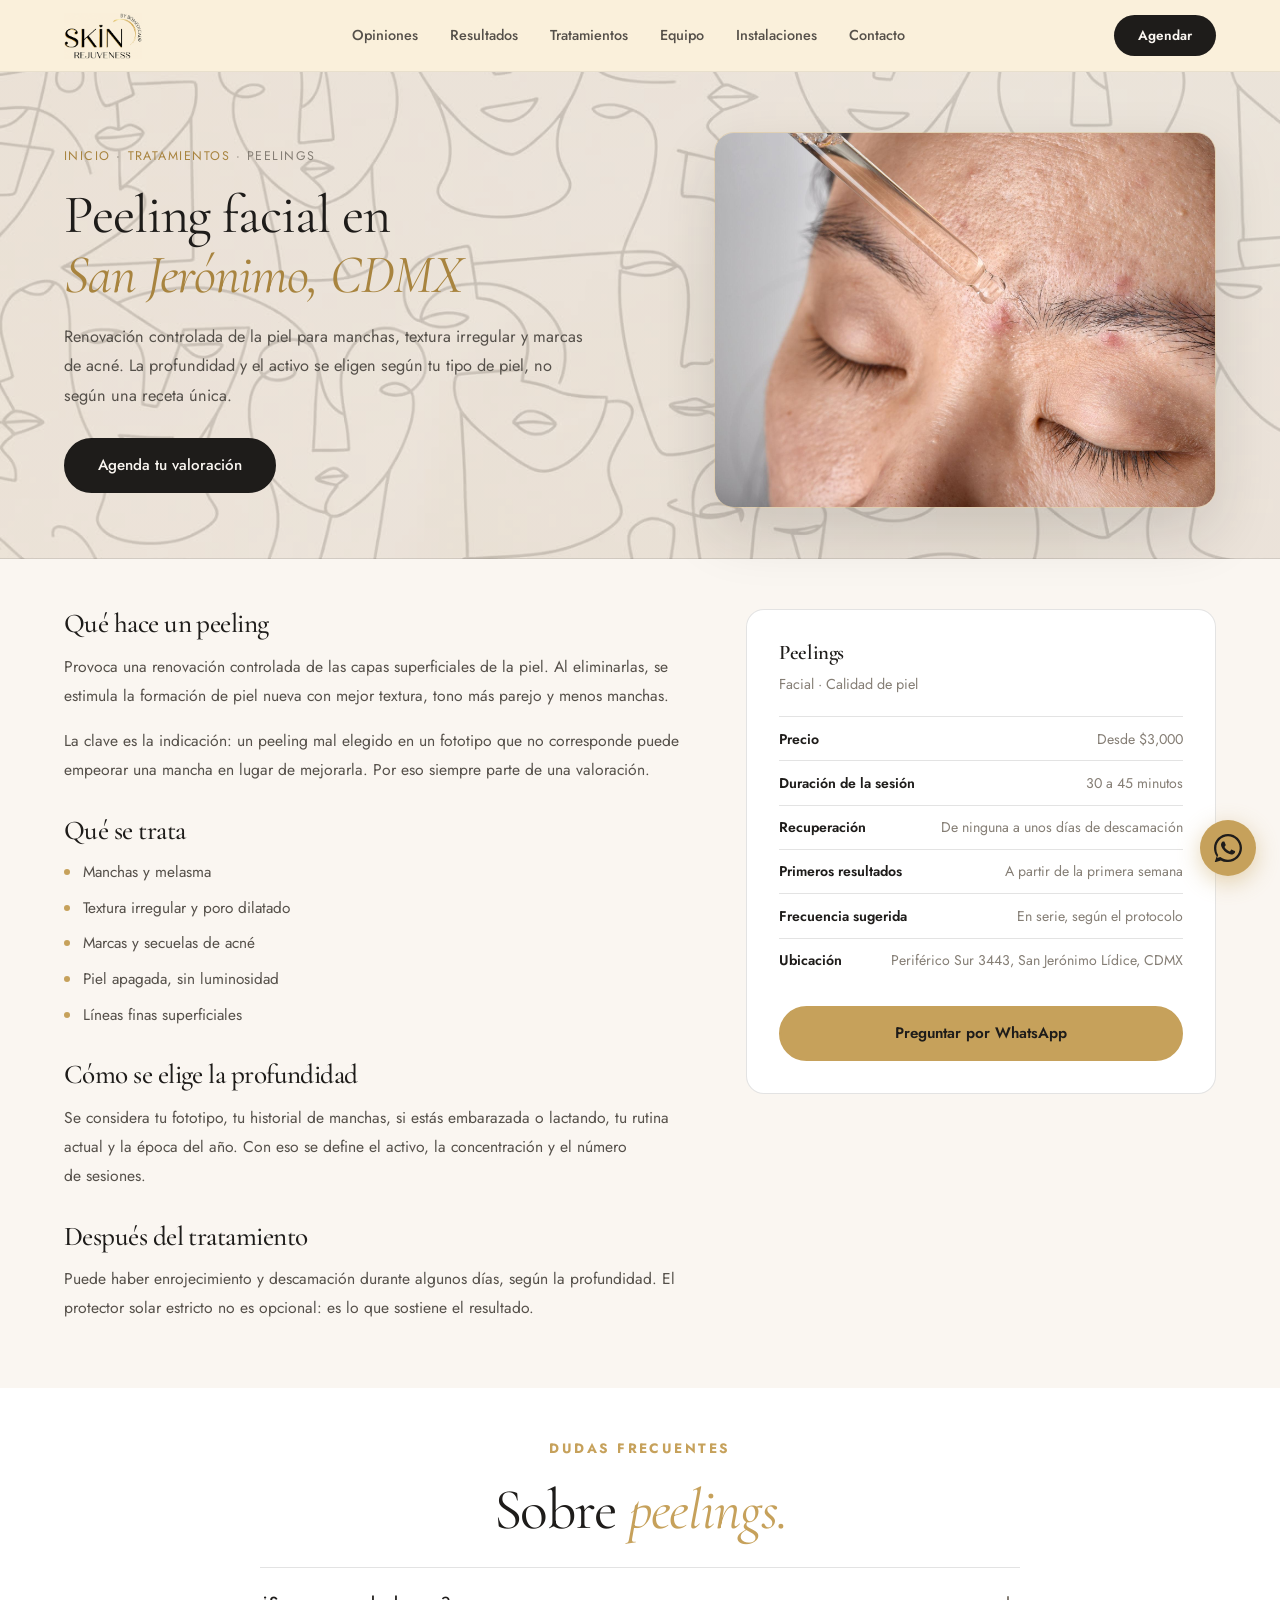
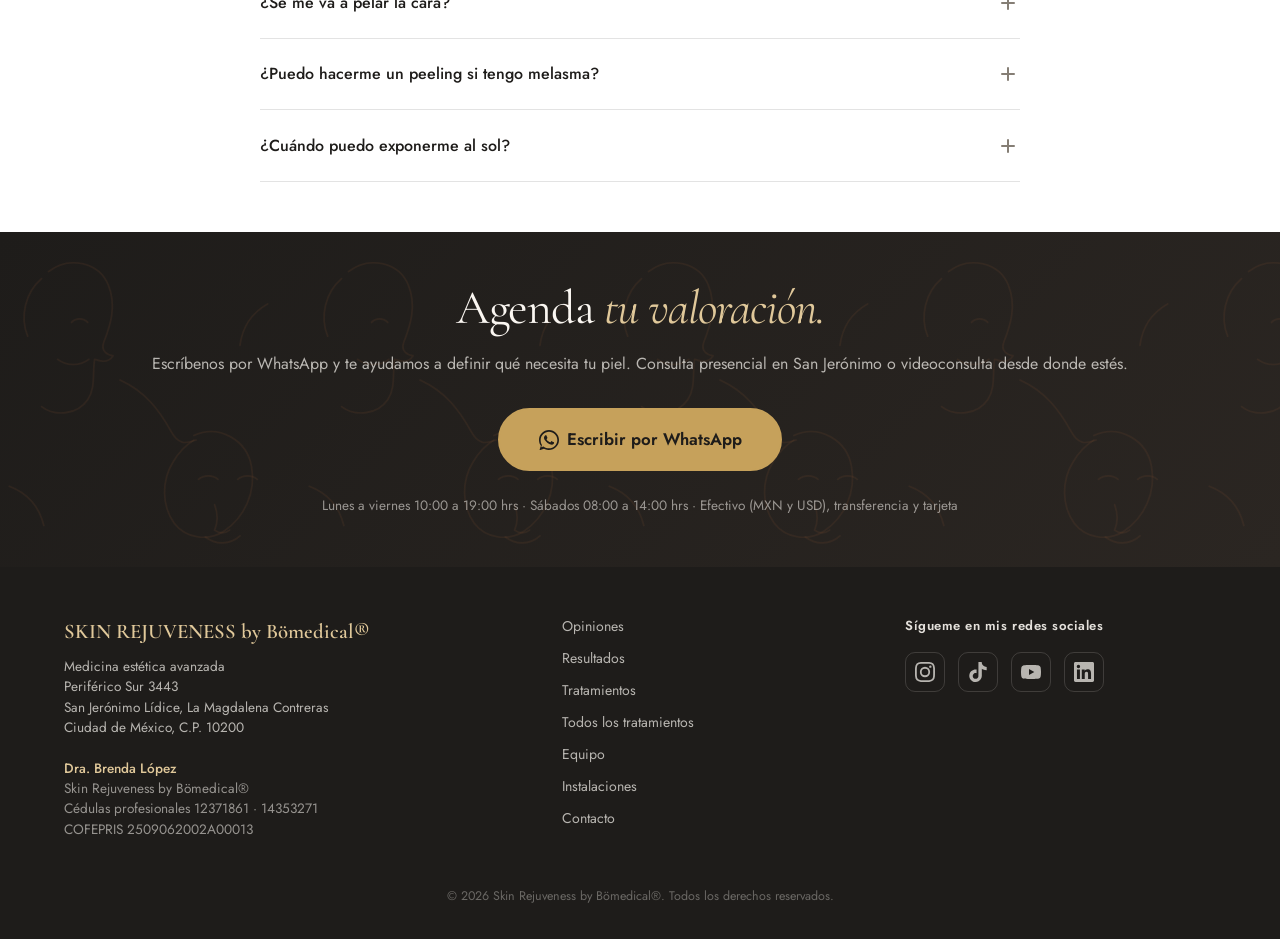
<file: tratamiento-peelings.html>
<!DOCTYPE html>
<html lang="es-MX">
<head>
  <meta charset="UTF-8" />
  <meta name="viewport" content="width=device-width, initial-scale=1.0" />
  <title>Peeling facial en San Jerónimo, CDMX | Manchas y textura · Dra. Brenda López</title>
  <meta name="description" content="Peeling facial en San Jerónimo, CDMX. Tratamiento médico de manchas, textura irregular y marcas de acné, con profundidad ajustada a tu tipo de piel. Desde $3,000." />
  <meta name="keywords" content="peeling facial San Jerónimo, peeling químico CDMX, manchas en la cara CDMX sur, marcas de acné La Magdalena Contreras" />
  <meta name="robots" content="index, follow" />

  <meta property="og:title" content="Peeling facial en San Jerónimo, CDMX | Manchas y textura · Dra. Brenda López" />
  <meta property="og:description" content="Peeling facial en San Jerónimo, CDMX. Tratamiento médico de manchas, textura irregular y marcas de acné, con profundidad ajustada a tu tipo de piel. Desde $3,000." />
  <meta property="og:type" content="article" />
  <meta property="og:locale" content="es_MX" />
  <meta property="og:site_name" content="Skin Rejuveness by Bömedical" />

  <link rel="canonical" href="https://skinrejuveness.com/tratamiento-peelings.html" />

  <link rel="preconnect" href="https://fonts.googleapis.com" />
  <link rel="preconnect" href="https://fonts.gstatic.com" crossorigin />
  <link rel="stylesheet" href="https://fonts.googleapis.com/css2?family=Cormorant+Garamond:ital,wght@0,300;0,400;0,500;0,600;1,300;1,400;1,500;1,600&family=Jost:wght@300;400;500;600&display=swap" />

  <link rel="stylesheet" href="styles.css?v=20260929j" />

  <link rel="icon" href="data:image/svg+xml,<svg xmlns='http://www.w3.org/2000/svg' viewBox='0 0 100 100'><rect width='100' height='100' rx='22' fill='%231E1C1A'/><text x='50' y='70' font-size='58' font-family='Georgia,serif' fill='%23C6A15B' text-anchor='middle'>S</text></svg>" />

  <script type="application/ld+json">
  {
    "@context": "https://schema.org",
    "@graph": [
      {
        "@type": "MedicalWebPage",
        "name": "Peelings",
        "url": "https://skinrejuveness.com/tratamiento-peelings.html",
        "description": "Peeling facial en San Jerónimo, CDMX. Tratamiento médico de manchas, textura irregular y marcas de acné, con profundidad ajustada a tu tipo de piel. Desde $3,000.",
        "inLanguage": "es-MX",
        "about": {
          "@type": "MedicalTherapy",
          "name": "Peelings"
        },
        "provider": {
          "@type": "MedicalBusiness",
          "name": "Skin Rejuveness by Bömedical",
          "telephone": "+525565081447",
          "address": {
            "@type": "PostalAddress",
            "streetAddress": "Periférico Sur 3443, San Jerónimo Lídice",
            "addressLocality": "La Magdalena Contreras",
            "addressRegion": "Ciudad de México",
            "postalCode": "10200",
            "addressCountry": "MX"
          },
          "geo": { "@type": "GeoCoordinates", "latitude": 19.3221031, "longitude": -99.219864 },
          "hasMap": "https://maps.google.com/?cid=6368025527534217429"
        }
      },
      {
        "@type": "BreadcrumbList",
        "itemListElement": [
          { "@type": "ListItem", "position": 1, "name": "Inicio", "item": "https://skinrejuveness.com/" },
          { "@type": "ListItem", "position": 2, "name": "Tratamientos", "item": "https://skinrejuveness.com/#tratamientos" },
          { "@type": "ListItem", "position": 3, "name": "Peelings", "item": "https://skinrejuveness.com/tratamiento-peelings.html" }
        ]
      },
      {
        "@type": "FAQPage",
        "mainEntity": [
          { "@type": "Question", "name": "¿Se me va a pelar la cara?", "acceptedAnswer": { "@type": "Answer", "text": "Depende de la profundidad. Hay peelings superficiales sin descamación visible y otros en los que la piel se renueva durante algunos días. Se te avisa antes de empezar." } },
          { "@type": "Question", "name": "¿Puedo hacerme un peeling si tengo melasma?", "acceptedAnswer": { "@type": "Answer", "text": "Sí, pero el protocolo cambia por completo. El melasma requiere un abordaje conservador y sostenido, y siempre acompañado de protección solar estricta." } },
          { "@type": "Question", "name": "¿Cuándo puedo exponerme al sol?", "acceptedAnswer": { "@type": "Answer", "text": "Durante las semanas posteriores se debe evitar la exposición directa y usar protector solar todos los días. Es la condición para que el resultado se mantenga." } }
        ]
      }
    ]
  }
  </script>

  <noscript>
    <style>
      /* Sin JS no corre el IntersectionObserver que revela las secciones,
         asi que el contenido se muestra tal cual. La web se lee entera. */
      .reveal { opacity: 1 !important; transform: none !important; }
      .hero-text, .hero-img-card { opacity: 1 !important; transform: none !important; }
      .faq-a, .cat-a { max-height: none !important; }
      .faq-q-icon, .cat-q-icon { display: none; }
    </style>
  </noscript>
</head>
<body>

  <a href="#main" class="skip-link">Ir al contenido</a>

  <header class="nav" id="nav">
    <div class="nav-inner">
      <a href="index.html" class="nav-logo" aria-label="Skin Rejuveness by Bömedical, inicio">
        <img src="assets/img/logo-nav.png" alt="Skin Rejuveness by Bömedical" width="480" height="282" />
      </a>
      <nav class="nav-links" aria-label="Navegación principal">
        <a href="index.html#testimonios">Opiniones</a>
        <a href="index.html#resultados">Resultados</a>
        <a href="index.html#tratamientos">Tratamientos</a>
        <a href="index.html#equipo">Equipo</a>
        <a href="index.html#instalaciones">Instalaciones</a>
        <a href="index.html#contacto">Contacto</a>
      </nav>
      <a href="https://wa.me/525565081447?text=Hola%20Dra.%20Brenda%2C%20vengo%20de%20su%20sitio%20web%20y%20quiero%20agendar%20una%20valoraci%C3%B3n." class="nav-cta" target="_blank" rel="noopener">Agendar</a>
    </div>
  </header>

  <main id="main">

    <section class="tp-hero">
      <div class="tp-hero-inner">
        <div>
          <p class="tp-crumbs"><a href="index.html">Inicio</a> · <a href="index.html#tratamientos">Tratamientos</a> · Peelings</p>
          <h1>Peeling facial en <em>San Jerónimo, CDMX</em></h1>
          <p class="tp-lead">Renovación controlada de la piel para manchas, textura irregular y marcas de acné. La profundidad y el activo se eligen según tu tipo de piel, no según una receta única.</p>
          <a href="https://wa.me/525565081447?text=Hola%20Dra.%20Brenda%2C%20vengo%20de%20su%20sitio%20web%20y%20quiero%20informaci%C3%B3n%20sobre%20Peelings." class="btn btn-primary" target="_blank" rel="noopener">Agenda tu valoración</a>
        </div>
        <figure class="tp-hero-img">
          <img src="assets/plastic-esthetic-stock/tratamientos/s-acne.jpg" alt="Peeling facial en San Jerónimo, CDMX" loading="eager" fetchpriority="high" />
        </figure>
      </div>
    </section>

    <section class="section tp-body">
      <div class="section-inner tp-grid">
        <div class="tp-prose reveal">
              <h2>Qué hace un peeling</h2><p>Provoca una renovación controlada de las capas superficiales de la piel. Al eliminarlas, se estimula la formación de piel nueva con mejor textura, tono más parejo y menos manchas.</p>
              <p>La clave es la indicación: un peeling mal elegido en un fototipo que no corresponde puede empeorar una mancha en lugar de mejorarla. Por eso siempre parte de una valoración.</p>
              <h2>Qué se trata</h2><ul><li>Manchas y melasma</li><li>Textura irregular y poro dilatado</li><li>Marcas y secuelas de acné</li><li>Piel apagada, sin luminosidad</li><li>Líneas finas superficiales</li></ul>
              <h2>Cómo se elige la profundidad</h2><p>Se considera tu fototipo, tu historial de manchas, si estás embarazada o lactando, tu rutina actual y la época del año. Con eso se define el activo, la concentración y el número de sesiones.</p>
              <h2>Después del tratamiento</h2><p>Puede haber enrojecimiento y descamación durante algunos días, según la profundidad. El protector solar estricto no es opcional: es lo que sostiene el resultado.</p>
        </div>
        <aside class="tp-aside reveal">
          <h3>Peelings</h3>
          <p>Facial · Calidad de piel</p>
          <ul class="tp-facts">
            <li><strong>Precio</strong><span>Desde $3,000</span></li>
            <li><strong>Duración de la sesión</strong><span>30 a 45 minutos</span></li>
            <li><strong>Recuperación</strong><span>De ninguna a unos días de descamación</span></li>
            <li><strong>Primeros resultados</strong><span>A partir de la primera semana</span></li>
            <li><strong>Frecuencia sugerida</strong><span>En serie, según el protocolo</span></li>
            <li><strong>Ubicación</strong><span>Periférico Sur 3443, San Jerónimo Lídice, CDMX</span></li>
          </ul>
          <a href="https://wa.me/525565081447?text=Hola%20Dra.%20Brenda%2C%20vengo%20de%20su%20sitio%20web%20y%20quiero%20informaci%C3%B3n%20sobre%20Peelings." class="btn btn-gold" target="_blank" rel="noopener">Preguntar por WhatsApp</a>
        </aside>
      </div>
    </section>

    <section class="section faq">
      <div class="section-inner">
        <p class="section-kicker reveal">Dudas frecuentes</p>
        <h2 class="section-title reveal section-title--center">Sobre <em>peelings.</em></h2>
        <div class="faq-list">
          <div class="faq-item">
            <button class="faq-q" aria-expanded="false">
              <span>¿Se me va a pelar la cara?</span>
              <span class="faq-q-icon" aria-hidden="true"></span>
            </button>
            <div class="faq-a">
              <div class="faq-a-inner">Depende de la profundidad. Hay peelings superficiales sin descamación visible y otros en los que la piel se renueva durante algunos días. Se te avisa antes de empezar.</div>
            </div>
          </div>
          <div class="faq-item">
            <button class="faq-q" aria-expanded="false">
              <span>¿Puedo hacerme un peeling si tengo melasma?</span>
              <span class="faq-q-icon" aria-hidden="true"></span>
            </button>
            <div class="faq-a">
              <div class="faq-a-inner">Sí, pero el protocolo cambia por completo. El melasma requiere un abordaje conservador y sostenido, y siempre acompañado de protección solar estricta.</div>
            </div>
          </div>
          <div class="faq-item">
            <button class="faq-q" aria-expanded="false">
              <span>¿Cuándo puedo exponerme al sol?</span>
              <span class="faq-q-icon" aria-hidden="true"></span>
            </button>
            <div class="faq-a">
              <div class="faq-a-inner">Durante las semanas posteriores se debe evitar la exposición directa y usar protector solar todos los días. Es la condición para que el resultado se mantenga.</div>
            </div>
          </div>
        </div>
      </div>
    </section>

    <section class="section cta-final">
      <div class="section-inner" style="text-align:center">
        <h2 class="cta-final-title reveal">Agenda <em>tu valoración.</em></h2>
        <p class="cta-final-sub reveal">Escríbenos por WhatsApp y te ayudamos a definir qué necesita tu piel. Consulta presencial en San Jerónimo o videoconsulta desde donde estés.</p>
        <div class="cta-final-actions reveal">
          <a href="https://wa.me/525565081447?text=Hola%20Dra.%20Brenda%2C%20vengo%20de%20su%20sitio%20web%20y%20quiero%20informaci%C3%B3n%20sobre%20Peelings." class="btn btn-gold btn-lg" target="_blank" rel="noopener">
            <svg viewBox="0 0 24 24" fill="currentColor" width="20" height="20" aria-hidden="true"><path d="M17.472 14.382c-.297-.149-1.758-.867-2.03-.967-.273-.099-.471-.148-.67.15-.197.297-.767.966-.94 1.164-.173.199-.347.223-.644.075-.297-.15-1.255-.463-2.39-1.475-.883-.788-1.48-1.761-1.653-2.059-.173-.297-.018-.458.13-.606.134-.133.298-.347.446-.52.149-.174.198-.298.298-.497.099-.198.05-.371-.025-.52-.075-.149-.669-1.612-.916-2.207-.242-.579-.487-.5-.669-.51-.173-.008-.371-.01-.57-.01-.198 0-.52.074-.792.372-.272.297-1.04 1.016-1.04 2.479 0 1.462 1.065 2.875 1.213 3.074.149.198 2.096 3.2 5.077 4.487.709.306 1.262.489 1.694.625.712.227 1.36.195 1.871.118.571-.085 1.758-.719 2.006-1.413.248-.694.248-1.289.173-1.413-.074-.124-.272-.198-.57-.347z"/><path d="M12 0C5.373 0 0 5.373 0 12c0 2.625.846 5.059 2.284 7.034L.789 23.492a.5.5 0 00.611.611l4.458-1.495A11.96 11.96 0 0012 24c6.627 0 12-5.373 12-12S18.627 0 12 0zm0 22c-2.326 0-4.477-.738-6.24-1.993l-.436-.321-2.644.886.886-2.644-.321-.436A9.953 9.953 0 012 12C2 6.486 6.486 2 12 2s10 4.486 10 10-4.486 10-10 10z"/></svg>
            Escribir por WhatsApp
          </a>
        </div>
        <p class="cta-final-note reveal">Lunes a viernes 10:00 a 19:00 hrs · Sábados 08:00 a 14:00 hrs · Efectivo (MXN y USD), transferencia y tarjeta</p>
      </div>
    </section>

  </main>

  <footer class="footer">
    <div class="footer-inner">
      <div class="footer-brand">
        <span class="footer-logo">SKIN REJUVENESS by Bömedical&reg;</span>
        <p>Medicina estética avanzada<br>Periférico Sur 3443<br>San Jerónimo Lídice, La Magdalena Contreras<br>Ciudad de México, C.P. 10200</p>
        <p class="footer-creds">
          <strong>Dra. Brenda López</strong>
          Skin Rejuveness by Bömedical&reg;<br>
          Cédulas profesionales 12371861 · 14353271<br>
          COFEPRIS 2509062002A00013
        </p>
      </div>
      <nav class="footer-links" aria-label="Navegación del pie">
        <a href="index.html#testimonios">Opiniones</a>
        <a href="index.html#resultados">Resultados</a>
        <a href="index.html#tratamientos">Tratamientos</a>
        <a href="tratamientos.html">Todos los tratamientos</a>
        <a href="index.html#equipo">Equipo</a>
        <a href="index.html#instalaciones">Instalaciones</a>
        <a href="index.html#contacto">Contacto</a>
      </nav>
      <div class="footer-social">
        <span class="footer-social__title">Sígueme en mis redes sociales</span>
        <a href="https://www.instagram.com/skin_rejuveness" target="_blank" rel="noopener" aria-label="Instagram de Skin Rejuveness">
          <svg viewBox="0 0 24 24" fill="currentColor" aria-hidden="true"><path d="M12 2.163c3.204 0 3.584.012 4.85.07 3.252.148 4.771 1.691 4.919 4.919.058 1.265.069 1.645.069 4.849 0 3.205-.012 3.584-.069 4.849-.149 3.225-1.664 4.771-4.919 4.919-1.266.058-1.644.07-4.85.07-3.204 0-3.584-.012-4.849-.07-3.26-.149-4.771-1.699-4.919-4.92-.058-1.265-.07-1.644-.07-4.849 0-3.204.013-3.583.07-4.849.149-3.227 1.664-4.771 4.919-4.919 1.266-.057 1.645-.069 4.849-.069zM12 0C8.741 0 8.333.014 7.053.072 2.695.272.273 2.69.073 7.052.014 8.333 0 8.741 0 12c0 3.259.014 3.668.072 4.948.2 4.358 2.618 6.78 6.98 6.98C8.333 23.986 8.741 24 12 24c3.259 0 3.668-.014 4.948-.072 4.354-.2 6.782-2.618 6.979-6.98.059-1.28.073-1.689.073-4.948 0-3.259-.014-3.667-.072-4.947-.196-4.354-2.617-6.78-6.979-6.98C15.668.014 15.259 0 12 0zm0 5.838a6.162 6.162 0 100 12.324 6.162 6.162 0 000-12.324zM12 16a4 4 0 110-8 4 4 0 010 8zm6.406-11.845a1.44 1.44 0 100 2.881 1.44 1.44 0 000-2.881z"/></svg>
        </a>
        <a href="https://www.tiktok.com/@skin_rejuveness" target="_blank" rel="noopener" aria-label="TikTok de Skin Rejuveness">
          <svg viewBox="0 0 24 24" fill="currentColor" aria-hidden="true"><path d="M12.525.02c1.31-.02 2.61-.01 3.91-.02.08 1.53.63 3.09 1.75 4.17 1.12 1.11 2.7 1.62 4.24 1.79v4.03c-1.44-.05-2.89-.35-4.2-.97-.57-.26-1.1-.59-1.62-.93-.01 2.92.01 5.84-.02 8.75-.08 1.4-.54 2.79-1.35 3.94-1.31 1.92-3.58 3.17-5.91 3.21-1.43.08-2.86-.31-4.08-1.03-2.02-1.19-3.44-3.37-3.65-5.71-.02-.5-.03-1-.01-1.49.18-1.9 1.12-3.72 2.58-4.96 1.66-1.44 3.98-2.13 6.15-1.72.02 1.48-.04 2.96-.04 4.44-.99-.32-2.15-.23-3.02.37-.63.41-1.11 1.04-1.36 1.75-.21.51-.15 1.07-.14 1.61.24 1.64 1.82 3.02 3.5 2.87 1.12-.01 2.19-.66 2.77-1.61.19-.33.4-.67.41-1.06.1-1.79.06-3.57.07-5.36.01-4.03-.01-8.05.02-12.07z"/></svg>
        </a>
        <a href="https://www.youtube.com/@SkinRejuveness" target="_blank" rel="noopener" aria-label="YouTube de Skin Rejuveness">
          <svg viewBox="0 0 24 24" fill="currentColor" aria-hidden="true"><path d="M23.498 6.186a2.994 2.994 0 00-2.107-2.117C19.505 3.545 12 3.545 12 3.545s-7.505 0-9.391.524A2.994 2.994 0 00.502 6.186 31.32 31.32 0 000 12a31.32 31.32 0 00.502 5.814 2.994 2.994 0 002.107 2.117c1.886.524 9.391.524 9.391.524s7.505 0 9.391-.524a2.994 2.994 0 002.107-2.117A31.32 31.32 0 0024 12a31.32 31.32 0 00-.502-5.814zM9.6 15.6V8.4l6.4 3.6-6.4 3.6z"/></svg>
        </a>
        <a href="https://www.linkedin.com/in/brenda-lopez-2603/" target="_blank" rel="noopener" aria-label="LinkedIn de la Dra. Brenda López">
          <svg viewBox="0 0 24 24" fill="currentColor" aria-hidden="true"><path d="M20.447 20.452h-3.554v-5.569c0-1.328-.027-3.037-1.852-3.037-1.853 0-2.136 1.445-2.136 2.939v5.667H9.351V9h3.414v1.561h.046c.477-.9 1.637-1.85 3.37-1.85 3.601 0 4.267 2.37 4.267 5.455v6.286zM5.337 7.433a2.062 2.062 0 11.001-4.124 2.062 2.062 0 01-.001 4.124zM7.114 20.452H3.558V9h3.556v11.452zM22.225 0H1.771C.792 0 0 .774 0 1.729v20.542C0 23.227.792 24 1.771 24h20.451C23.2 24 24 23.227 24 22.271V1.729C24 .774 23.2 0 22.222 0h.003z"/></svg>
        </a>
      </div>
      <p class="footer-copy">&copy; 2026 Skin Rejuveness by Bömedical&reg;. Todos los derechos reservados.</p>
    </div>
  </footer>

  <a href="https://wa.me/525565081447?text=Hola%20Dra.%20Brenda%2C%20vengo%20de%20su%20sitio%20web%20y%20quiero%20informaci%C3%B3n%20sobre%20Peelings." class="wa-float" target="_blank" rel="noopener" aria-label="Escribir por WhatsApp a Skin Rejuveness">
    <svg viewBox="0 0 24 24" aria-hidden="true"><path d="M17.472 14.382c-.297-.149-1.758-.867-2.03-.967-.273-.099-.471-.148-.67.15-.197.297-.767.966-.94 1.164-.173.199-.347.223-.644.075-.297-.15-1.255-.463-2.39-1.475-.883-.788-1.48-1.761-1.653-2.059-.173-.297-.018-.458.13-.606.134-.133.298-.347.446-.52.149-.174.198-.298.298-.497.099-.198.05-.371-.025-.52-.075-.149-.669-1.612-.916-2.207-.242-.579-.487-.5-.669-.51-.173-.008-.371-.01-.57-.01-.198 0-.52.074-.792.372-.272.297-1.04 1.016-1.04 2.479 0 1.462 1.065 2.875 1.213 3.074.149.198 2.096 3.2 5.077 4.487.709.306 1.262.489 1.694.625.712.227 1.36.195 1.871.118.571-.085 1.758-.719 2.006-1.413.248-.694.248-1.289.173-1.413-.074-.124-.272-.198-.57-.347z"/><path d="M12 0C5.373 0 0 5.373 0 12c0 2.625.846 5.059 2.284 7.034L.789 23.492a.5.5 0 00.611.611l4.458-1.495A11.96 11.96 0 0012 24c6.627 0 12-5.373 12-12S18.627 0 12 0zm0 22c-2.326 0-4.477-.738-6.24-1.993l-.436-.321-2.644.886.886-2.644-.321-.436A9.953 9.953 0 012 12C2 6.486 6.486 2 12 2s10 4.486 10 10-4.486 10-10 10z"/></svg>
  </a>

  <script defer src="lib/gsap.min.js?v=20260929e"></script>
  <script defer src="lib/ScrollTrigger.min.js?v=20260929e"></script>
  <script defer src="main.js?v=20260929h"></script>
</body>
</html>
</file>
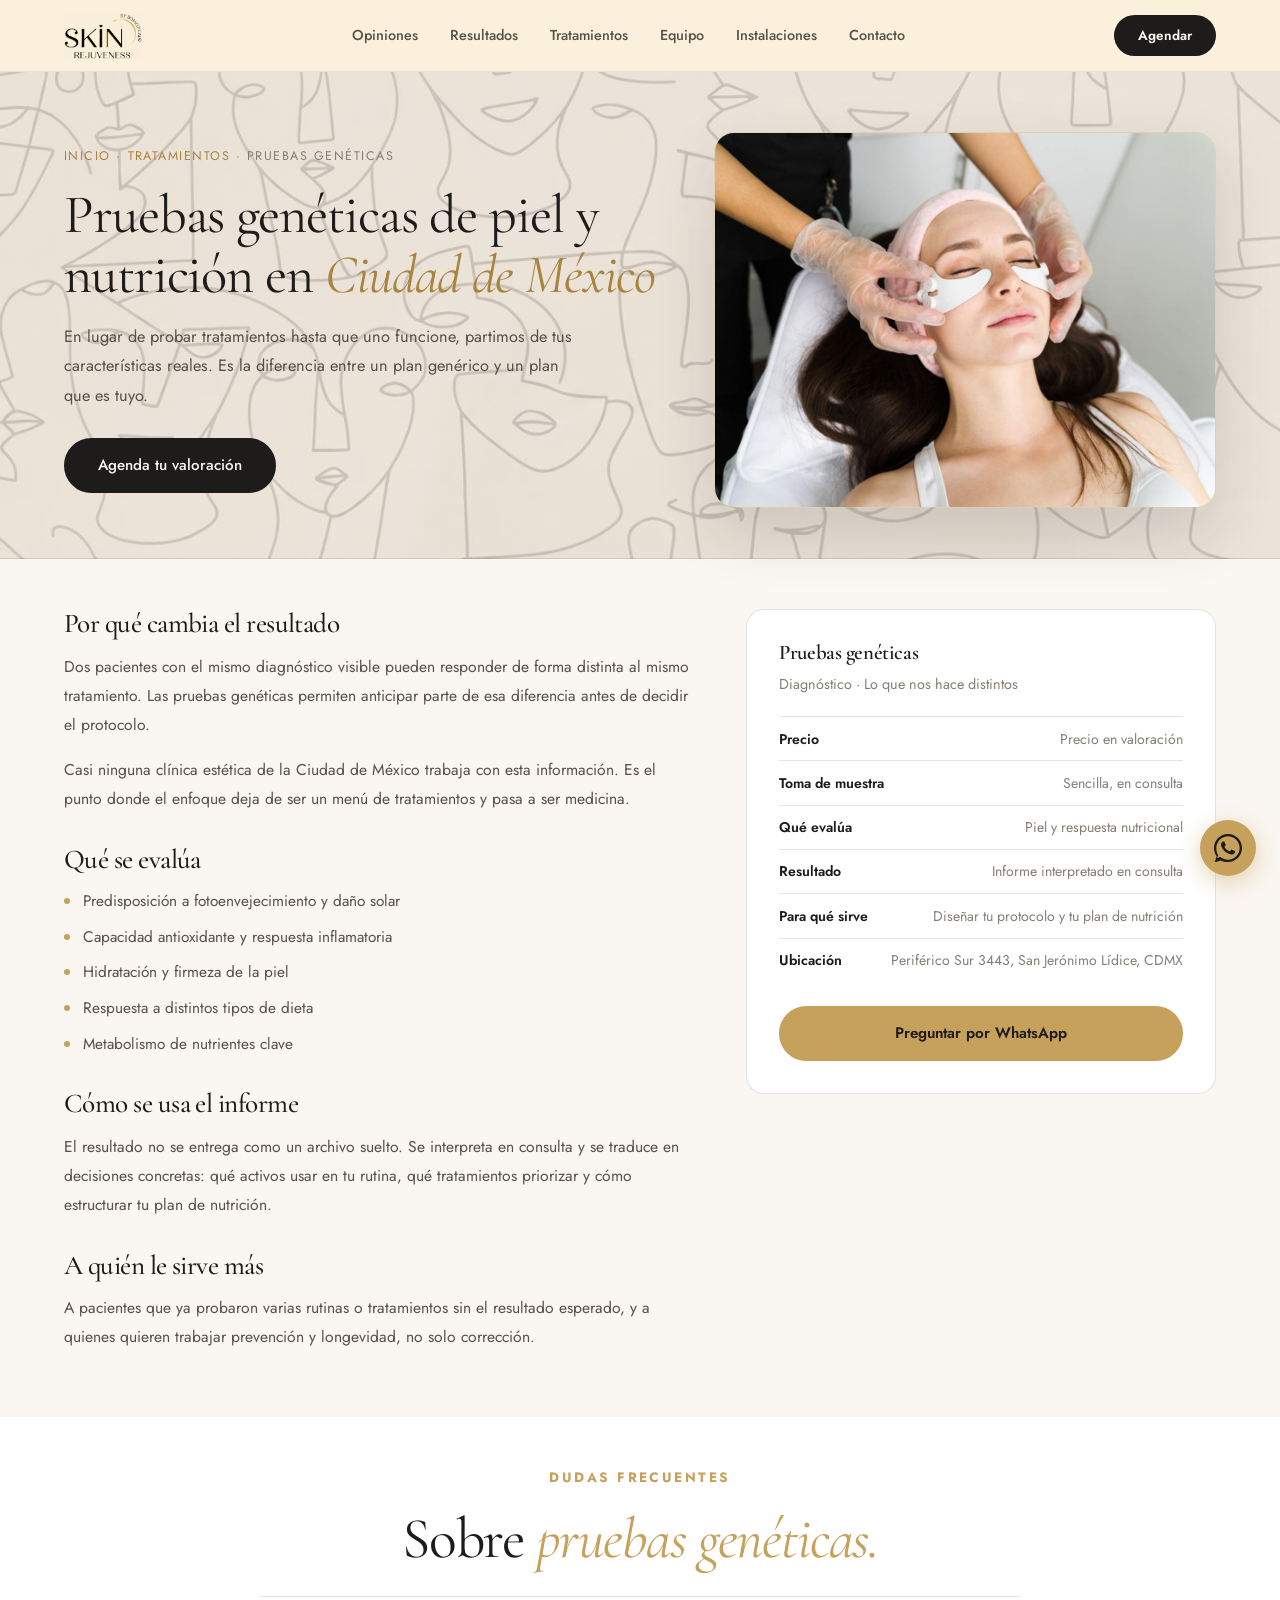
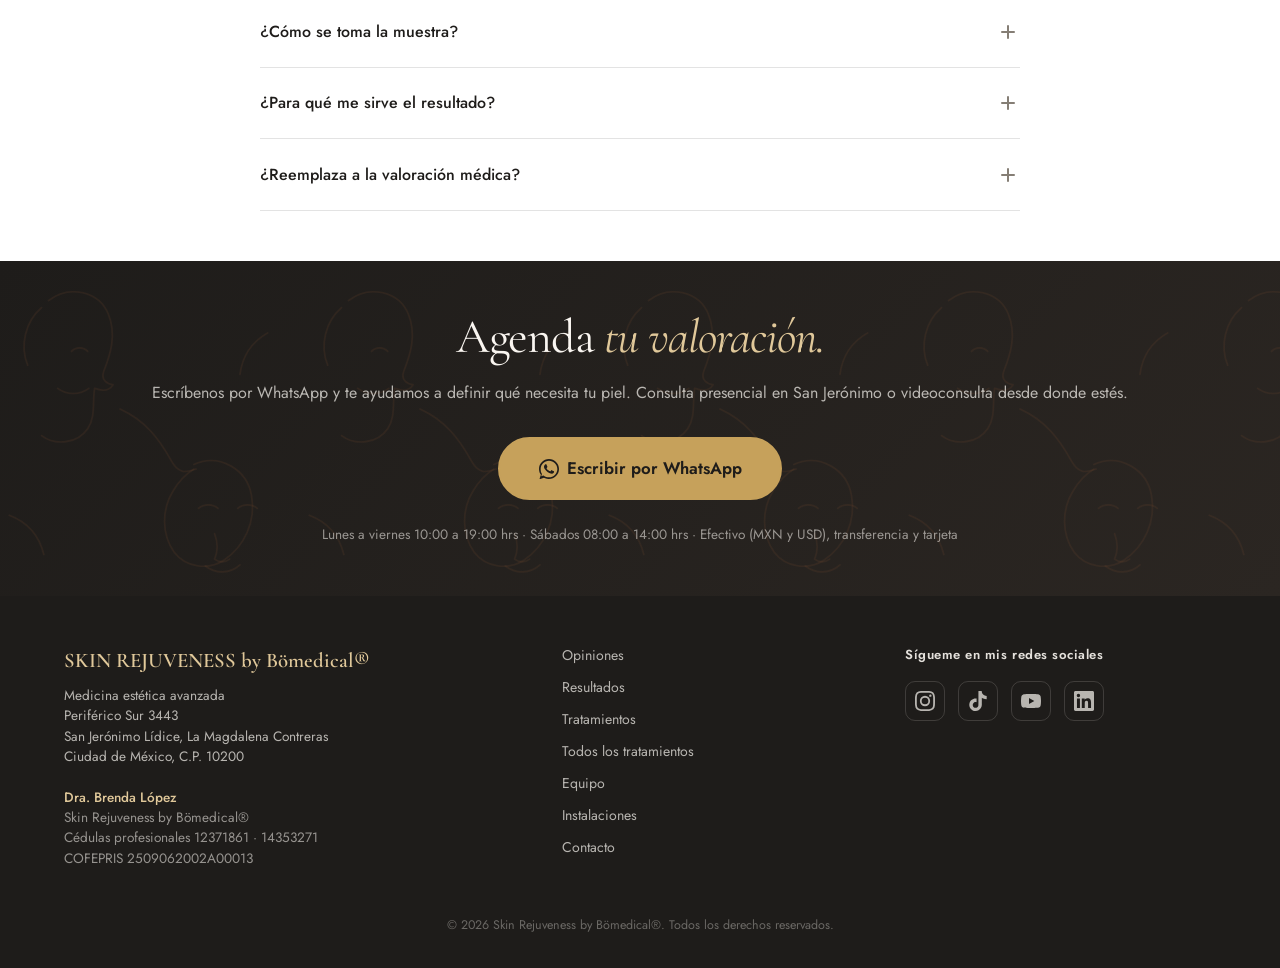
<file: tratamiento-pruebas-geneticas.html>
<!DOCTYPE html>
<html lang="es-MX">
<head>
  <meta charset="UTF-8" />
  <meta name="viewport" content="width=device-width, initial-scale=1.0" />
  <title>Pruebas genéticas para la piel en México | Nutrición y skin care · Dra. Brenda López</title>
  <meta name="description" content="Pruebas genéticas aplicadas a piel y nutrición en San Jerónimo, CDMX. Diseñamos tu protocolo a partir de cómo responde tu organismo, con la Dra. Brenda López." />
  <meta name="keywords" content="pruebas genéticas para la piel México, test genético nutrición CDMX, medicina estética personalizada CDMX, nutrigenética Ciudad de México" />
  <meta name="robots" content="index, follow" />

  <meta property="og:title" content="Pruebas genéticas para la piel en México | Nutrición y skin care · Dra. Brenda López" />
  <meta property="og:description" content="Pruebas genéticas aplicadas a piel y nutrición en San Jerónimo, CDMX. Diseñamos tu protocolo a partir de cómo responde tu organismo, con la Dra. Brenda López." />
  <meta property="og:type" content="article" />
  <meta property="og:locale" content="es_MX" />
  <meta property="og:site_name" content="Skin Rejuveness by Bömedical" />

  <link rel="canonical" href="https://skinrejuveness.com/tratamiento-pruebas-geneticas.html" />

  <link rel="preconnect" href="https://fonts.googleapis.com" />
  <link rel="preconnect" href="https://fonts.gstatic.com" crossorigin />
  <link rel="stylesheet" href="https://fonts.googleapis.com/css2?family=Cormorant+Garamond:ital,wght@0,300;0,400;0,500;0,600;1,300;1,400;1,500;1,600&family=Jost:wght@300;400;500;600&display=swap" />

  <link rel="stylesheet" href="styles.css?v=20260929j" />

  <link rel="icon" href="data:image/svg+xml,<svg xmlns='http://www.w3.org/2000/svg' viewBox='0 0 100 100'><rect width='100' height='100' rx='22' fill='%231E1C1A'/><text x='50' y='70' font-size='58' font-family='Georgia,serif' fill='%23C6A15B' text-anchor='middle'>S</text></svg>" />

  <script type="application/ld+json">
  {
    "@context": "https://schema.org",
    "@graph": [
      {
        "@type": "MedicalWebPage",
        "name": "Pruebas genéticas",
        "url": "https://skinrejuveness.com/tratamiento-pruebas-geneticas.html",
        "description": "Pruebas genéticas aplicadas a piel y nutrición en San Jerónimo, CDMX. Diseñamos tu protocolo a partir de cómo responde tu organismo, con la Dra. Brenda López.",
        "inLanguage": "es-MX",
        "about": {
          "@type": "MedicalTherapy",
          "name": "Pruebas genéticas"
        },
        "provider": {
          "@type": "MedicalBusiness",
          "name": "Skin Rejuveness by Bömedical",
          "telephone": "+525565081447",
          "address": {
            "@type": "PostalAddress",
            "streetAddress": "Periférico Sur 3443, San Jerónimo Lídice",
            "addressLocality": "La Magdalena Contreras",
            "addressRegion": "Ciudad de México",
            "postalCode": "10200",
            "addressCountry": "MX"
          },
          "geo": { "@type": "GeoCoordinates", "latitude": 19.3221031, "longitude": -99.219864 },
          "hasMap": "https://maps.google.com/?cid=6368025527534217429"
        }
      },
      {
        "@type": "BreadcrumbList",
        "itemListElement": [
          { "@type": "ListItem", "position": 1, "name": "Inicio", "item": "https://skinrejuveness.com/" },
          { "@type": "ListItem", "position": 2, "name": "Tratamientos", "item": "https://skinrejuveness.com/#tratamientos" },
          { "@type": "ListItem", "position": 3, "name": "Pruebas genéticas", "item": "https://skinrejuveness.com/tratamiento-pruebas-geneticas.html" }
        ]
      },
      {
        "@type": "FAQPage",
        "mainEntity": [
          { "@type": "Question", "name": "¿Cómo se toma la muestra?", "acceptedAnswer": { "@type": "Answer", "text": "Es un procedimiento sencillo que se realiza en consulta, sin preparación especial de tu parte." } },
          { "@type": "Question", "name": "¿Para qué me sirve el resultado?", "acceptedAnswer": { "@type": "Answer", "text": "Para saber cómo tu genética influye en ciertas respuestas a los alimentos. Sus resultados pueden ayudar a orientar una consulta nutricional más personalizada, junto con tus hábitos, síntomas y estudios clínicos." } },
          { "@type": "Question", "name": "¿Reemplaza a la valoración médica?", "acceptedAnswer": { "@type": "Answer", "text": "No. Es una herramienta más dentro de la valoración. La historia clínica y la revisión de tu piel siguen siendo el punto de partida." } }
        ]
      }
    ]
  }
  </script>

  <noscript>
    <style>
      /* Sin JS no corre el IntersectionObserver que revela las secciones,
         asi que el contenido se muestra tal cual. La web se lee entera. */
      .reveal { opacity: 1 !important; transform: none !important; }
      .hero-text, .hero-img-card { opacity: 1 !important; transform: none !important; }
      .faq-a, .cat-a { max-height: none !important; }
      .faq-q-icon, .cat-q-icon { display: none; }
    </style>
  </noscript>
</head>
<body>

  <a href="#main" class="skip-link">Ir al contenido</a>

  <header class="nav" id="nav">
    <div class="nav-inner">
      <a href="index.html" class="nav-logo" aria-label="Skin Rejuveness by Bömedical, inicio">
        <img src="assets/img/logo-nav.png" alt="Skin Rejuveness by Bömedical" width="480" height="282" />
      </a>
      <nav class="nav-links" aria-label="Navegación principal">
        <a href="index.html#testimonios">Opiniones</a>
        <a href="index.html#resultados">Resultados</a>
        <a href="index.html#tratamientos">Tratamientos</a>
        <a href="index.html#equipo">Equipo</a>
        <a href="index.html#instalaciones">Instalaciones</a>
        <a href="index.html#contacto">Contacto</a>
      </nav>
      <a href="https://wa.me/525565081447?text=Hola%20Dra.%20Brenda%2C%20vengo%20de%20su%20sitio%20web%20y%20quiero%20agendar%20una%20valoraci%C3%B3n." class="nav-cta" target="_blank" rel="noopener">Agendar</a>
    </div>
  </header>

  <main id="main">

    <section class="tp-hero">
      <div class="tp-hero-inner">
        <div>
          <p class="tp-crumbs"><a href="index.html">Inicio</a> · <a href="index.html#tratamientos">Tratamientos</a> · Pruebas genéticas</p>
          <h1>Pruebas genéticas de piel y nutrición en <em>Ciudad de México</em></h1>
          <p class="tp-lead">En lugar de probar tratamientos hasta que uno funcione, partimos de tus características reales. Es la diferencia entre un plan genérico y un plan que es tuyo.</p>
          <a href="https://wa.me/525565081447?text=Hola%20Dra.%20Brenda%2C%20vengo%20de%20su%20sitio%20web%20y%20quiero%20informaci%C3%B3n%20sobre%20Pruebas%20gen%C3%A9ticas." class="btn btn-primary" target="_blank" rel="noopener">Agenda tu valoración</a>
        </div>
        <figure class="tp-hero-img">
          <img src="assets/plastic-esthetic-stock/tratamientos/s-mirada.jpg" alt="Pruebas genéticas de piel y nutrición en Ciudad de México" loading="eager" fetchpriority="high" />
        </figure>
      </div>
    </section>

    <section class="section tp-body">
      <div class="section-inner tp-grid">
        <div class="tp-prose reveal">
              <h2>Por qué cambia el resultado</h2><p>Dos pacientes con el mismo diagnóstico visible pueden responder de forma distinta al mismo tratamiento. Las pruebas genéticas permiten anticipar parte de esa diferencia antes de decidir el protocolo.</p>
              <p>Casi ninguna clínica estética de la Ciudad de México trabaja con esta información. Es el punto donde el enfoque deja de ser un menú de tratamientos y pasa a ser medicina.</p>
              <h2>Qué se evalúa</h2><ul><li>Predisposición a fotoenvejecimiento y daño solar</li><li>Capacidad antioxidante y respuesta inflamatoria</li><li>Hidratación y firmeza de la piel</li><li>Respuesta a distintos tipos de dieta</li><li>Metabolismo de nutrientes clave</li></ul>
              <h2>Cómo se usa el informe</h2><p>El resultado no se entrega como un archivo suelto. Se interpreta en consulta y se traduce en decisiones concretas: qué activos usar en tu rutina, qué tratamientos priorizar y cómo estructurar tu plan de nutrición.</p>
              <h2>A quién le sirve más</h2><p>A pacientes que ya probaron varias rutinas o tratamientos sin el resultado esperado, y a quienes quieren trabajar prevención y longevidad, no solo corrección.</p>
        </div>
        <aside class="tp-aside reveal">
          <h3>Pruebas genéticas</h3>
          <p>Diagnóstico · Lo que nos hace distintos</p>
          <ul class="tp-facts">
            <li><strong>Precio</strong><span>Precio en valoración</span></li>
            <li><strong>Toma de muestra</strong><span>Sencilla, en consulta</span></li>
            <li><strong>Qué evalúa</strong><span>Piel y respuesta nutricional</span></li>
            <li><strong>Resultado</strong><span>Informe interpretado en consulta</span></li>
            <li><strong>Para qué sirve</strong><span>Diseñar tu protocolo y tu plan de nutrición</span></li>
            <li><strong>Ubicación</strong><span>Periférico Sur 3443, San Jerónimo Lídice, CDMX</span></li>
          </ul>
          <a href="https://wa.me/525565081447?text=Hola%20Dra.%20Brenda%2C%20vengo%20de%20su%20sitio%20web%20y%20quiero%20informaci%C3%B3n%20sobre%20Pruebas%20gen%C3%A9ticas." class="btn btn-gold" target="_blank" rel="noopener">Preguntar por WhatsApp</a>
        </aside>
      </div>
    </section>

    <section class="section faq">
      <div class="section-inner">
        <p class="section-kicker reveal">Dudas frecuentes</p>
        <h2 class="section-title reveal section-title--center">Sobre <em>pruebas genéticas.</em></h2>
        <div class="faq-list">
          <div class="faq-item">
            <button class="faq-q" aria-expanded="false">
              <span>¿Cómo se toma la muestra?</span>
              <span class="faq-q-icon" aria-hidden="true"></span>
            </button>
            <div class="faq-a">
              <div class="faq-a-inner">Es un procedimiento sencillo que se realiza en consulta, sin preparación especial de tu parte.</div>
            </div>
          </div>
          <div class="faq-item">
            <button class="faq-q" aria-expanded="false">
              <span>¿Para qué me sirve el resultado?</span>
              <span class="faq-q-icon" aria-hidden="true"></span>
            </button>
            <div class="faq-a">
              <div class="faq-a-inner">Para saber cómo tu genética influye en ciertas respuestas a los alimentos. Sus resultados pueden ayudar a orientar una consulta nutricional más personalizada, junto con tus hábitos, síntomas y estudios clínicos.</div>
            </div>
          </div>
          <div class="faq-item">
            <button class="faq-q" aria-expanded="false">
              <span>¿Reemplaza a la valoración médica?</span>
              <span class="faq-q-icon" aria-hidden="true"></span>
            </button>
            <div class="faq-a">
              <div class="faq-a-inner">No. Es una herramienta más dentro de la valoración. La historia clínica y la revisión de tu piel siguen siendo el punto de partida.</div>
            </div>
          </div>
        </div>
      </div>
    </section>

    <section class="section cta-final">
      <div class="section-inner" style="text-align:center">
        <h2 class="cta-final-title reveal">Agenda <em>tu valoración.</em></h2>
        <p class="cta-final-sub reveal">Escríbenos por WhatsApp y te ayudamos a definir qué necesita tu piel. Consulta presencial en San Jerónimo o videoconsulta desde donde estés.</p>
        <div class="cta-final-actions reveal">
          <a href="https://wa.me/525565081447?text=Hola%20Dra.%20Brenda%2C%20vengo%20de%20su%20sitio%20web%20y%20quiero%20informaci%C3%B3n%20sobre%20Pruebas%20gen%C3%A9ticas." class="btn btn-gold btn-lg" target="_blank" rel="noopener">
            <svg viewBox="0 0 24 24" fill="currentColor" width="20" height="20" aria-hidden="true"><path d="M17.472 14.382c-.297-.149-1.758-.867-2.03-.967-.273-.099-.471-.148-.67.15-.197.297-.767.966-.94 1.164-.173.199-.347.223-.644.075-.297-.15-1.255-.463-2.39-1.475-.883-.788-1.48-1.761-1.653-2.059-.173-.297-.018-.458.13-.606.134-.133.298-.347.446-.52.149-.174.198-.298.298-.497.099-.198.05-.371-.025-.52-.075-.149-.669-1.612-.916-2.207-.242-.579-.487-.5-.669-.51-.173-.008-.371-.01-.57-.01-.198 0-.52.074-.792.372-.272.297-1.04 1.016-1.04 2.479 0 1.462 1.065 2.875 1.213 3.074.149.198 2.096 3.2 5.077 4.487.709.306 1.262.489 1.694.625.712.227 1.36.195 1.871.118.571-.085 1.758-.719 2.006-1.413.248-.694.248-1.289.173-1.413-.074-.124-.272-.198-.57-.347z"/><path d="M12 0C5.373 0 0 5.373 0 12c0 2.625.846 5.059 2.284 7.034L.789 23.492a.5.5 0 00.611.611l4.458-1.495A11.96 11.96 0 0012 24c6.627 0 12-5.373 12-12S18.627 0 12 0zm0 22c-2.326 0-4.477-.738-6.24-1.993l-.436-.321-2.644.886.886-2.644-.321-.436A9.953 9.953 0 012 12C2 6.486 6.486 2 12 2s10 4.486 10 10-4.486 10-10 10z"/></svg>
            Escribir por WhatsApp
          </a>
        </div>
        <p class="cta-final-note reveal">Lunes a viernes 10:00 a 19:00 hrs · Sábados 08:00 a 14:00 hrs · Efectivo (MXN y USD), transferencia y tarjeta</p>
      </div>
    </section>

  </main>

  <footer class="footer">
    <div class="footer-inner">
      <div class="footer-brand">
        <span class="footer-logo">SKIN REJUVENESS by Bömedical&reg;</span>
        <p>Medicina estética avanzada<br>Periférico Sur 3443<br>San Jerónimo Lídice, La Magdalena Contreras<br>Ciudad de México, C.P. 10200</p>
        <p class="footer-creds">
          <strong>Dra. Brenda López</strong>
          Skin Rejuveness by Bömedical&reg;<br>
          Cédulas profesionales 12371861 · 14353271<br>
          COFEPRIS 2509062002A00013
        </p>
      </div>
      <nav class="footer-links" aria-label="Navegación del pie">
        <a href="index.html#testimonios">Opiniones</a>
        <a href="index.html#resultados">Resultados</a>
        <a href="index.html#tratamientos">Tratamientos</a>
        <a href="tratamientos.html">Todos los tratamientos</a>
        <a href="index.html#equipo">Equipo</a>
        <a href="index.html#instalaciones">Instalaciones</a>
        <a href="index.html#contacto">Contacto</a>
      </nav>
      <div class="footer-social">
        <span class="footer-social__title">Sígueme en mis redes sociales</span>
        <a href="https://www.instagram.com/skin_rejuveness" target="_blank" rel="noopener" aria-label="Instagram de Skin Rejuveness">
          <svg viewBox="0 0 24 24" fill="currentColor" aria-hidden="true"><path d="M12 2.163c3.204 0 3.584.012 4.85.07 3.252.148 4.771 1.691 4.919 4.919.058 1.265.069 1.645.069 4.849 0 3.205-.012 3.584-.069 4.849-.149 3.225-1.664 4.771-4.919 4.919-1.266.058-1.644.07-4.85.07-3.204 0-3.584-.012-4.849-.07-3.26-.149-4.771-1.699-4.919-4.92-.058-1.265-.07-1.644-.07-4.849 0-3.204.013-3.583.07-4.849.149-3.227 1.664-4.771 4.919-4.919 1.266-.057 1.645-.069 4.849-.069zM12 0C8.741 0 8.333.014 7.053.072 2.695.272.273 2.69.073 7.052.014 8.333 0 8.741 0 12c0 3.259.014 3.668.072 4.948.2 4.358 2.618 6.78 6.98 6.98C8.333 23.986 8.741 24 12 24c3.259 0 3.668-.014 4.948-.072 4.354-.2 6.782-2.618 6.979-6.98.059-1.28.073-1.689.073-4.948 0-3.259-.014-3.667-.072-4.947-.196-4.354-2.617-6.78-6.979-6.98C15.668.014 15.259 0 12 0zm0 5.838a6.162 6.162 0 100 12.324 6.162 6.162 0 000-12.324zM12 16a4 4 0 110-8 4 4 0 010 8zm6.406-11.845a1.44 1.44 0 100 2.881 1.44 1.44 0 000-2.881z"/></svg>
        </a>
        <a href="https://www.tiktok.com/@skin_rejuveness" target="_blank" rel="noopener" aria-label="TikTok de Skin Rejuveness">
          <svg viewBox="0 0 24 24" fill="currentColor" aria-hidden="true"><path d="M12.525.02c1.31-.02 2.61-.01 3.91-.02.08 1.53.63 3.09 1.75 4.17 1.12 1.11 2.7 1.62 4.24 1.79v4.03c-1.44-.05-2.89-.35-4.2-.97-.57-.26-1.1-.59-1.62-.93-.01 2.92.01 5.84-.02 8.75-.08 1.4-.54 2.79-1.35 3.94-1.31 1.92-3.58 3.17-5.91 3.21-1.43.08-2.86-.31-4.08-1.03-2.02-1.19-3.44-3.37-3.65-5.71-.02-.5-.03-1-.01-1.49.18-1.9 1.12-3.72 2.58-4.96 1.66-1.44 3.98-2.13 6.15-1.72.02 1.48-.04 2.96-.04 4.44-.99-.32-2.15-.23-3.02.37-.63.41-1.11 1.04-1.36 1.75-.21.51-.15 1.07-.14 1.61.24 1.64 1.82 3.02 3.5 2.87 1.12-.01 2.19-.66 2.77-1.61.19-.33.4-.67.41-1.06.1-1.79.06-3.57.07-5.36.01-4.03-.01-8.05.02-12.07z"/></svg>
        </a>
        <a href="https://www.youtube.com/@SkinRejuveness" target="_blank" rel="noopener" aria-label="YouTube de Skin Rejuveness">
          <svg viewBox="0 0 24 24" fill="currentColor" aria-hidden="true"><path d="M23.498 6.186a2.994 2.994 0 00-2.107-2.117C19.505 3.545 12 3.545 12 3.545s-7.505 0-9.391.524A2.994 2.994 0 00.502 6.186 31.32 31.32 0 000 12a31.32 31.32 0 00.502 5.814 2.994 2.994 0 002.107 2.117c1.886.524 9.391.524 9.391.524s7.505 0 9.391-.524a2.994 2.994 0 002.107-2.117A31.32 31.32 0 0024 12a31.32 31.32 0 00-.502-5.814zM9.6 15.6V8.4l6.4 3.6-6.4 3.6z"/></svg>
        </a>
        <a href="https://www.linkedin.com/in/brenda-lopez-2603/" target="_blank" rel="noopener" aria-label="LinkedIn de la Dra. Brenda López">
          <svg viewBox="0 0 24 24" fill="currentColor" aria-hidden="true"><path d="M20.447 20.452h-3.554v-5.569c0-1.328-.027-3.037-1.852-3.037-1.853 0-2.136 1.445-2.136 2.939v5.667H9.351V9h3.414v1.561h.046c.477-.9 1.637-1.85 3.37-1.85 3.601 0 4.267 2.37 4.267 5.455v6.286zM5.337 7.433a2.062 2.062 0 11.001-4.124 2.062 2.062 0 01-.001 4.124zM7.114 20.452H3.558V9h3.556v11.452zM22.225 0H1.771C.792 0 0 .774 0 1.729v20.542C0 23.227.792 24 1.771 24h20.451C23.2 24 24 23.227 24 22.271V1.729C24 .774 23.2 0 22.222 0h.003z"/></svg>
        </a>
      </div>
      <p class="footer-copy">&copy; 2026 Skin Rejuveness by Bömedical&reg;. Todos los derechos reservados.</p>
    </div>
  </footer>

  <a href="https://wa.me/525565081447?text=Hola%20Dra.%20Brenda%2C%20vengo%20de%20su%20sitio%20web%20y%20quiero%20informaci%C3%B3n%20sobre%20Pruebas%20gen%C3%A9ticas." class="wa-float" target="_blank" rel="noopener" aria-label="Escribir por WhatsApp a Skin Rejuveness">
    <svg viewBox="0 0 24 24" aria-hidden="true"><path d="M17.472 14.382c-.297-.149-1.758-.867-2.03-.967-.273-.099-.471-.148-.67.15-.197.297-.767.966-.94 1.164-.173.199-.347.223-.644.075-.297-.15-1.255-.463-2.39-1.475-.883-.788-1.48-1.761-1.653-2.059-.173-.297-.018-.458.13-.606.134-.133.298-.347.446-.52.149-.174.198-.298.298-.497.099-.198.05-.371-.025-.52-.075-.149-.669-1.612-.916-2.207-.242-.579-.487-.5-.669-.51-.173-.008-.371-.01-.57-.01-.198 0-.52.074-.792.372-.272.297-1.04 1.016-1.04 2.479 0 1.462 1.065 2.875 1.213 3.074.149.198 2.096 3.2 5.077 4.487.709.306 1.262.489 1.694.625.712.227 1.36.195 1.871.118.571-.085 1.758-.719 2.006-1.413.248-.694.248-1.289.173-1.413-.074-.124-.272-.198-.57-.347z"/><path d="M12 0C5.373 0 0 5.373 0 12c0 2.625.846 5.059 2.284 7.034L.789 23.492a.5.5 0 00.611.611l4.458-1.495A11.96 11.96 0 0012 24c6.627 0 12-5.373 12-12S18.627 0 12 0zm0 22c-2.326 0-4.477-.738-6.24-1.993l-.436-.321-2.644.886.886-2.644-.321-.436A9.953 9.953 0 012 12C2 6.486 6.486 2 12 2s10 4.486 10 10-4.486 10-10 10z"/></svg>
  </a>

  <script defer src="lib/gsap.min.js?v=20260929e"></script>
  <script defer src="lib/ScrollTrigger.min.js?v=20260929e"></script>
  <script defer src="main.js?v=20260929h"></script>
</body>
</html>
</file>
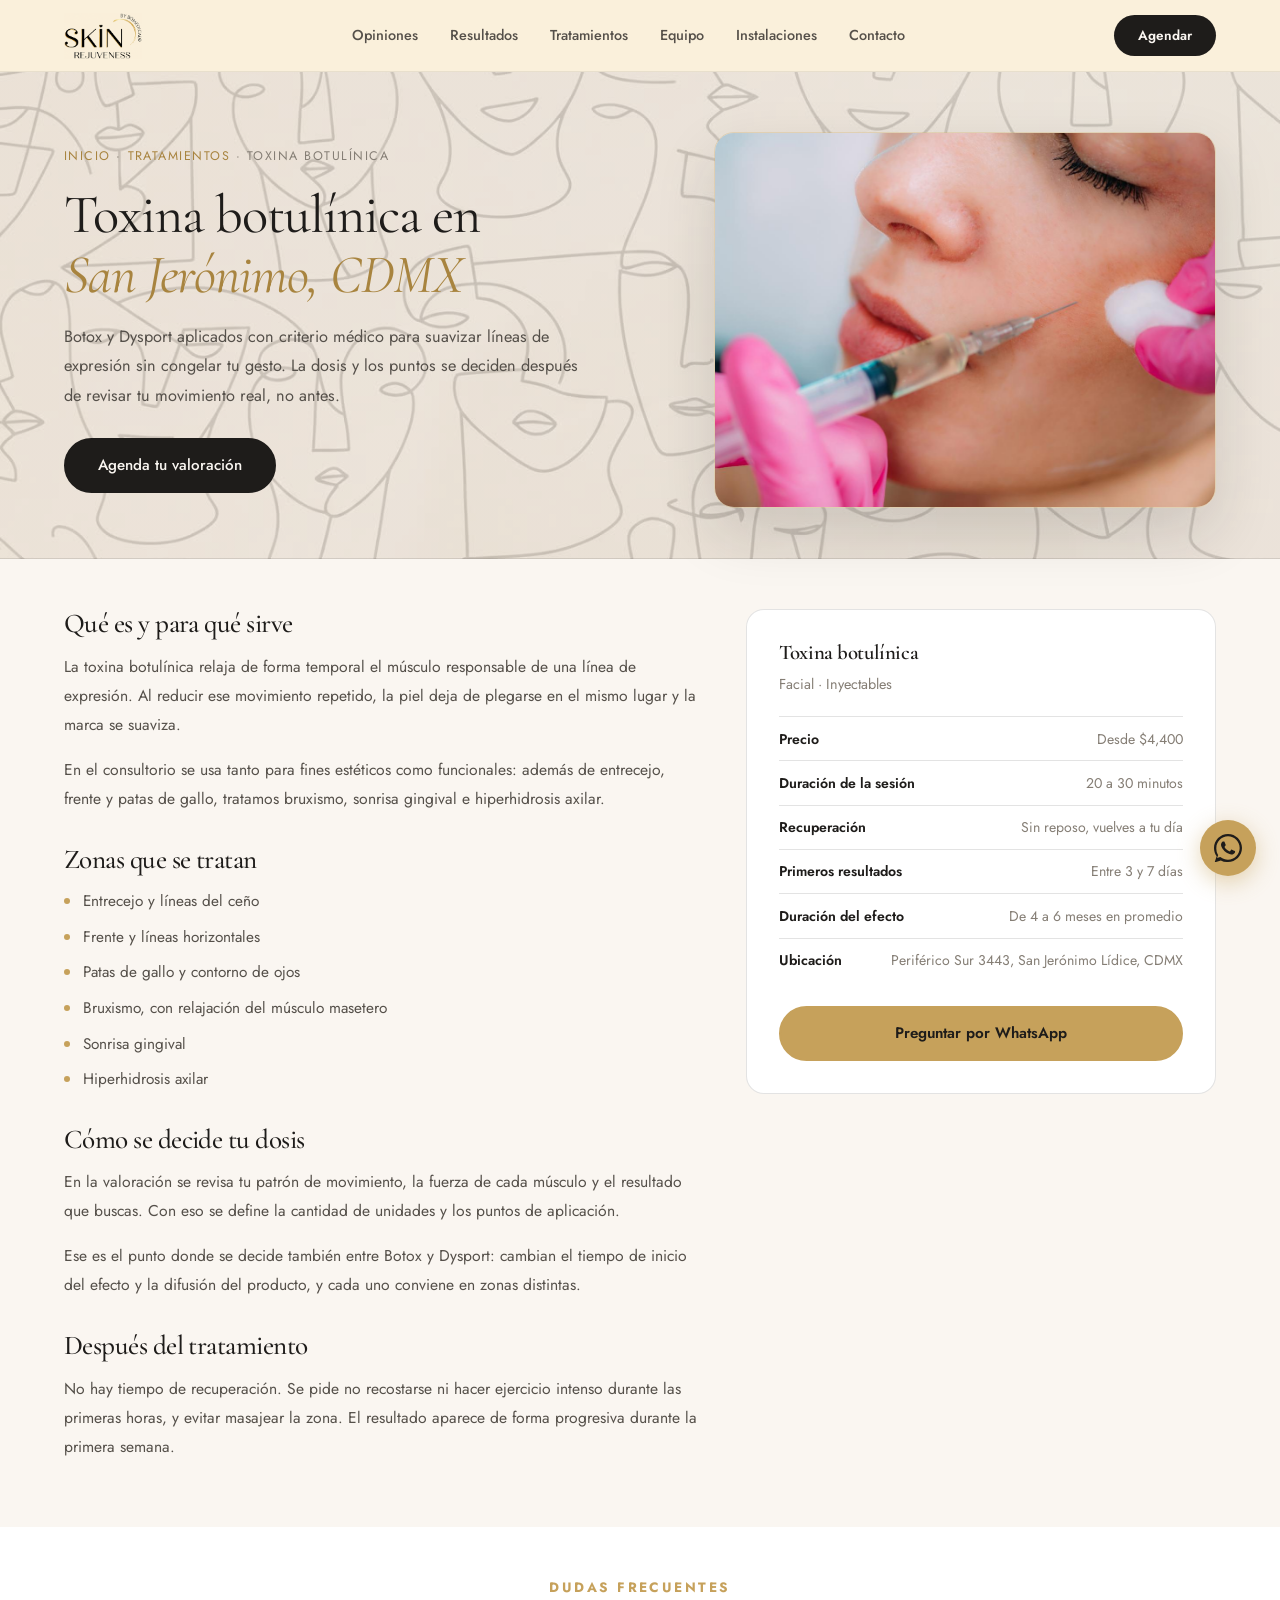
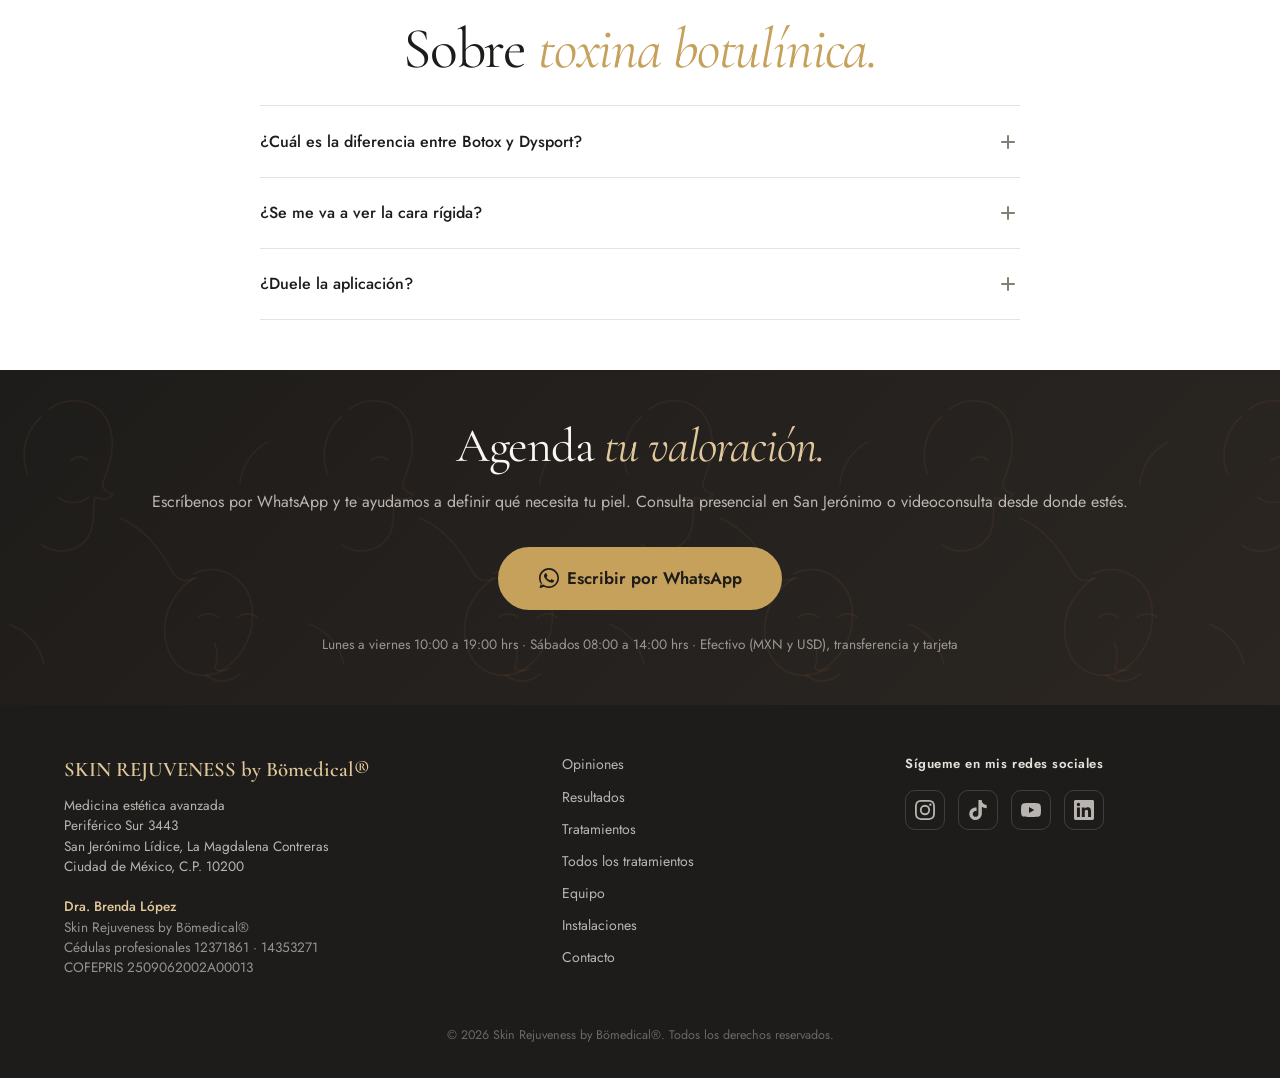
<file: tratamiento-toxina-botulinica.html>
<!DOCTYPE html>
<html lang="es-MX">
<head>
  <meta charset="UTF-8" />
  <meta name="viewport" content="width=device-width, initial-scale=1.0" />
  <title>Botox en San Jerónimo, CDMX | Toxina botulínica · Dra. Brenda López</title>
  <meta name="description" content="Aplicación de toxina botulínica (Botox y Dysport) en San Jerónimo, CDMX. Líneas de expresión, bruxismo y sonrisa gingival con la Dra. Brenda López. Desde $4,400." />
  <meta name="keywords" content="botox San Jerónimo CDMX, toxina botulínica CDMX sur, Dysport CDMX, toxina botulínica para bruxismo CDMX" />
  <meta name="robots" content="index, follow" />

  <meta property="og:title" content="Botox en San Jerónimo, CDMX | Toxina botulínica · Dra. Brenda López" />
  <meta property="og:description" content="Aplicación de toxina botulínica (Botox y Dysport) en San Jerónimo, CDMX. Líneas de expresión, bruxismo y sonrisa gingival con la Dra. Brenda López. Desde $4,400." />
  <meta property="og:type" content="article" />
  <meta property="og:locale" content="es_MX" />
  <meta property="og:site_name" content="Skin Rejuveness by Bömedical" />

  <link rel="canonical" href="https://skinrejuveness.com/tratamiento-toxina-botulinica.html" />

  <link rel="preconnect" href="https://fonts.googleapis.com" />
  <link rel="preconnect" href="https://fonts.gstatic.com" crossorigin />
  <link rel="stylesheet" href="https://fonts.googleapis.com/css2?family=Cormorant+Garamond:ital,wght@0,300;0,400;0,500;0,600;1,300;1,400;1,500;1,600&family=Jost:wght@300;400;500;600&display=swap" />

  <link rel="stylesheet" href="styles.css?v=20260929j" />

  <link rel="icon" href="data:image/svg+xml,<svg xmlns='http://www.w3.org/2000/svg' viewBox='0 0 100 100'><rect width='100' height='100' rx='22' fill='%231E1C1A'/><text x='50' y='70' font-size='58' font-family='Georgia,serif' fill='%23C6A15B' text-anchor='middle'>S</text></svg>" />

  <script type="application/ld+json">
  {
    "@context": "https://schema.org",
    "@graph": [
      {
        "@type": "MedicalWebPage",
        "name": "Toxina botulínica",
        "url": "https://skinrejuveness.com/tratamiento-toxina-botulinica.html",
        "description": "Aplicación de toxina botulínica (Botox y Dysport) en San Jerónimo, CDMX. Líneas de expresión, bruxismo y sonrisa gingival con la Dra. Brenda López. Desde $4,400.",
        "inLanguage": "es-MX",
        "about": {
          "@type": "MedicalTherapy",
          "name": "Toxina botulínica"
        },
        "provider": {
          "@type": "MedicalBusiness",
          "name": "Skin Rejuveness by Bömedical",
          "telephone": "+525565081447",
          "address": {
            "@type": "PostalAddress",
            "streetAddress": "Periférico Sur 3443, San Jerónimo Lídice",
            "addressLocality": "La Magdalena Contreras",
            "addressRegion": "Ciudad de México",
            "postalCode": "10200",
            "addressCountry": "MX"
          },
          "geo": { "@type": "GeoCoordinates", "latitude": 19.3221031, "longitude": -99.219864 },
          "hasMap": "https://maps.google.com/?cid=6368025527534217429"
        }
      },
      {
        "@type": "BreadcrumbList",
        "itemListElement": [
          { "@type": "ListItem", "position": 1, "name": "Inicio", "item": "https://skinrejuveness.com/" },
          { "@type": "ListItem", "position": 2, "name": "Tratamientos", "item": "https://skinrejuveness.com/#tratamientos" },
          { "@type": "ListItem", "position": 3, "name": "Toxina botulínica", "item": "https://skinrejuveness.com/tratamiento-toxina-botulinica.html" }
        ]
      },
      {
        "@type": "FAQPage",
        "mainEntity": [
          { "@type": "Question", "name": "¿Cuál es la diferencia entre Botox y Dysport?", "acceptedAnswer": { "@type": "Answer", "text": "Ambos son toxina botulínica y relajan el músculo para suavizar líneas de expresión. Cambian el tiempo de inicio del efecto y la difusión del producto. En tu valoración definimos cuál conviene según tu zona a tratar y tus objetivos." } },
          { "@type": "Question", "name": "¿Se me va a ver la cara rígida?", "acceptedAnswer": { "@type": "Answer", "text": "No es el objetivo. Trabajamos con dosis pensadas para que tus gestos sigan siendo tuyos. La idea es que se note que descansaste, no que te aplicaste algo." } },
          { "@type": "Question", "name": "¿Duele la aplicación?", "acceptedAnswer": { "@type": "Answer", "text": "La molestia es mínima y muy breve. Se usan agujas muy finas y la sesión completa dura menos de media hora." } }
        ]
      }
    ]
  }
  </script>

  <noscript>
    <style>
      /* Sin JS no corre el IntersectionObserver que revela las secciones,
         asi que el contenido se muestra tal cual. La web se lee entera. */
      .reveal { opacity: 1 !important; transform: none !important; }
      .hero-text, .hero-img-card { opacity: 1 !important; transform: none !important; }
      .faq-a, .cat-a { max-height: none !important; }
      .faq-q-icon, .cat-q-icon { display: none; }
    </style>
  </noscript>
</head>
<body>

  <a href="#main" class="skip-link">Ir al contenido</a>

  <header class="nav" id="nav">
    <div class="nav-inner">
      <a href="index.html" class="nav-logo" aria-label="Skin Rejuveness by Bömedical, inicio">
        <img src="assets/img/logo-nav.png" alt="Skin Rejuveness by Bömedical" width="480" height="282" />
      </a>
      <nav class="nav-links" aria-label="Navegación principal">
        <a href="index.html#testimonios">Opiniones</a>
        <a href="index.html#resultados">Resultados</a>
        <a href="index.html#tratamientos">Tratamientos</a>
        <a href="index.html#equipo">Equipo</a>
        <a href="index.html#instalaciones">Instalaciones</a>
        <a href="index.html#contacto">Contacto</a>
      </nav>
      <a href="https://wa.me/525565081447?text=Hola%20Dra.%20Brenda%2C%20vengo%20de%20su%20sitio%20web%20y%20quiero%20agendar%20una%20valoraci%C3%B3n." class="nav-cta" target="_blank" rel="noopener">Agendar</a>
    </div>
  </header>

  <main id="main">

    <section class="tp-hero">
      <div class="tp-hero-inner">
        <div>
          <p class="tp-crumbs"><a href="index.html">Inicio</a> · <a href="index.html#tratamientos">Tratamientos</a> · Toxina botulínica</p>
          <h1>Toxina botulínica en <em>San Jerónimo, CDMX</em></h1>
          <p class="tp-lead">Botox y Dysport aplicados con criterio médico para suavizar líneas de expresión sin congelar tu gesto. La dosis y los puntos se deciden después de revisar tu movimiento real, no antes.</p>
          <a href="https://wa.me/525565081447?text=Hola%20Dra.%20Brenda%2C%20vengo%20de%20su%20sitio%20web%20y%20quiero%20informaci%C3%B3n%20sobre%20Toxina%20botul%C3%ADnica." class="btn btn-primary" target="_blank" rel="noopener">Agenda tu valoración</a>
        </div>
        <figure class="tp-hero-img">
          <img src="assets/plastic-esthetic-stock/tratamientos/porta-estetica.jpg" alt="Aplicación de toxina botulínica en San Jerónimo, CDMX" loading="eager" fetchpriority="high" />
        </figure>
      </div>
    </section>

    <section class="section tp-body">
      <div class="section-inner tp-grid">
        <div class="tp-prose reveal">
              <h2>Qué es y para qué sirve</h2><p>La toxina botulínica relaja de forma temporal el músculo responsable de una línea de expresión. Al reducir ese movimiento repetido, la piel deja de plegarse en el mismo lugar y la marca se suaviza.</p>
              <p>En el consultorio se usa tanto para fines estéticos como funcionales: además de entrecejo, frente y patas de gallo, tratamos bruxismo, sonrisa gingival e hiperhidrosis axilar.</p>
              <h2>Zonas que se tratan</h2><ul><li>Entrecejo y líneas del ceño</li><li>Frente y líneas horizontales</li><li>Patas de gallo y contorno de ojos</li><li>Bruxismo, con relajación del músculo masetero</li><li>Sonrisa gingival</li><li>Hiperhidrosis axilar</li></ul>
              <h2>Cómo se decide tu dosis</h2><p>En la valoración se revisa tu patrón de movimiento, la fuerza de cada músculo y el resultado que buscas. Con eso se define la cantidad de unidades y los puntos de aplicación.</p>
              <p>Ese es el punto donde se decide también entre Botox y Dysport: cambian el tiempo de inicio del efecto y la difusión del producto, y cada uno conviene en zonas distintas.</p>
              <h2>Después del tratamiento</h2><p>No hay tiempo de recuperación. Se pide no recostarse ni hacer ejercicio intenso durante las primeras horas, y evitar masajear la zona. El resultado aparece de forma progresiva durante la primera semana.</p>
        </div>
        <aside class="tp-aside reveal">
          <h3>Toxina botulínica</h3>
          <p>Facial · Inyectables</p>
          <ul class="tp-facts">
            <li><strong>Precio</strong><span>Desde $4,400</span></li>
            <li><strong>Duración de la sesión</strong><span>20 a 30 minutos</span></li>
            <li><strong>Recuperación</strong><span>Sin reposo, vuelves a tu día</span></li>
            <li><strong>Primeros resultados</strong><span>Entre 3 y 7 días</span></li>
            <li><strong>Duración del efecto</strong><span>De 4 a 6 meses en promedio</span></li>
            <li><strong>Ubicación</strong><span>Periférico Sur 3443, San Jerónimo Lídice, CDMX</span></li>
          </ul>
          <a href="https://wa.me/525565081447?text=Hola%20Dra.%20Brenda%2C%20vengo%20de%20su%20sitio%20web%20y%20quiero%20informaci%C3%B3n%20sobre%20Toxina%20botul%C3%ADnica." class="btn btn-gold" target="_blank" rel="noopener">Preguntar por WhatsApp</a>
        </aside>
      </div>
    </section>

    <section class="section faq">
      <div class="section-inner">
        <p class="section-kicker reveal">Dudas frecuentes</p>
        <h2 class="section-title reveal section-title--center">Sobre <em>toxina botulínica.</em></h2>
        <div class="faq-list">
          <div class="faq-item">
            <button class="faq-q" aria-expanded="false">
              <span>¿Cuál es la diferencia entre Botox y Dysport?</span>
              <span class="faq-q-icon" aria-hidden="true"></span>
            </button>
            <div class="faq-a">
              <div class="faq-a-inner">Ambos son toxina botulínica y relajan el músculo para suavizar líneas de expresión. Cambian el tiempo de inicio del efecto y la difusión del producto. En tu valoración definimos cuál conviene según tu zona a tratar y tus objetivos.</div>
            </div>
          </div>
          <div class="faq-item">
            <button class="faq-q" aria-expanded="false">
              <span>¿Se me va a ver la cara rígida?</span>
              <span class="faq-q-icon" aria-hidden="true"></span>
            </button>
            <div class="faq-a">
              <div class="faq-a-inner">No es el objetivo. Trabajamos con dosis pensadas para que tus gestos sigan siendo tuyos. La idea es que se note que descansaste, no que te aplicaste algo.</div>
            </div>
          </div>
          <div class="faq-item">
            <button class="faq-q" aria-expanded="false">
              <span>¿Duele la aplicación?</span>
              <span class="faq-q-icon" aria-hidden="true"></span>
            </button>
            <div class="faq-a">
              <div class="faq-a-inner">La molestia es mínima y muy breve. Se usan agujas muy finas y la sesión completa dura menos de media hora.</div>
            </div>
          </div>
        </div>
      </div>
    </section>

    <section class="section cta-final">
      <div class="section-inner" style="text-align:center">
        <h2 class="cta-final-title reveal">Agenda <em>tu valoración.</em></h2>
        <p class="cta-final-sub reveal">Escríbenos por WhatsApp y te ayudamos a definir qué necesita tu piel. Consulta presencial en San Jerónimo o videoconsulta desde donde estés.</p>
        <div class="cta-final-actions reveal">
          <a href="https://wa.me/525565081447?text=Hola%20Dra.%20Brenda%2C%20vengo%20de%20su%20sitio%20web%20y%20quiero%20informaci%C3%B3n%20sobre%20Toxina%20botul%C3%ADnica." class="btn btn-gold btn-lg" target="_blank" rel="noopener">
            <svg viewBox="0 0 24 24" fill="currentColor" width="20" height="20" aria-hidden="true"><path d="M17.472 14.382c-.297-.149-1.758-.867-2.03-.967-.273-.099-.471-.148-.67.15-.197.297-.767.966-.94 1.164-.173.199-.347.223-.644.075-.297-.15-1.255-.463-2.39-1.475-.883-.788-1.48-1.761-1.653-2.059-.173-.297-.018-.458.13-.606.134-.133.298-.347.446-.52.149-.174.198-.298.298-.497.099-.198.05-.371-.025-.52-.075-.149-.669-1.612-.916-2.207-.242-.579-.487-.5-.669-.51-.173-.008-.371-.01-.57-.01-.198 0-.52.074-.792.372-.272.297-1.04 1.016-1.04 2.479 0 1.462 1.065 2.875 1.213 3.074.149.198 2.096 3.2 5.077 4.487.709.306 1.262.489 1.694.625.712.227 1.36.195 1.871.118.571-.085 1.758-.719 2.006-1.413.248-.694.248-1.289.173-1.413-.074-.124-.272-.198-.57-.347z"/><path d="M12 0C5.373 0 0 5.373 0 12c0 2.625.846 5.059 2.284 7.034L.789 23.492a.5.5 0 00.611.611l4.458-1.495A11.96 11.96 0 0012 24c6.627 0 12-5.373 12-12S18.627 0 12 0zm0 22c-2.326 0-4.477-.738-6.24-1.993l-.436-.321-2.644.886.886-2.644-.321-.436A9.953 9.953 0 012 12C2 6.486 6.486 2 12 2s10 4.486 10 10-4.486 10-10 10z"/></svg>
            Escribir por WhatsApp
          </a>
        </div>
        <p class="cta-final-note reveal">Lunes a viernes 10:00 a 19:00 hrs · Sábados 08:00 a 14:00 hrs · Efectivo (MXN y USD), transferencia y tarjeta</p>
      </div>
    </section>

  </main>

  <footer class="footer">
    <div class="footer-inner">
      <div class="footer-brand">
        <span class="footer-logo">SKIN REJUVENESS by Bömedical&reg;</span>
        <p>Medicina estética avanzada<br>Periférico Sur 3443<br>San Jerónimo Lídice, La Magdalena Contreras<br>Ciudad de México, C.P. 10200</p>
        <p class="footer-creds">
          <strong>Dra. Brenda López</strong>
          Skin Rejuveness by Bömedical&reg;<br>
          Cédulas profesionales 12371861 · 14353271<br>
          COFEPRIS 2509062002A00013
        </p>
      </div>
      <nav class="footer-links" aria-label="Navegación del pie">
        <a href="index.html#testimonios">Opiniones</a>
        <a href="index.html#resultados">Resultados</a>
        <a href="index.html#tratamientos">Tratamientos</a>
        <a href="tratamientos.html">Todos los tratamientos</a>
        <a href="index.html#equipo">Equipo</a>
        <a href="index.html#instalaciones">Instalaciones</a>
        <a href="index.html#contacto">Contacto</a>
      </nav>
      <div class="footer-social">
        <span class="footer-social__title">Sígueme en mis redes sociales</span>
        <a href="https://www.instagram.com/skin_rejuveness" target="_blank" rel="noopener" aria-label="Instagram de Skin Rejuveness">
          <svg viewBox="0 0 24 24" fill="currentColor" aria-hidden="true"><path d="M12 2.163c3.204 0 3.584.012 4.85.07 3.252.148 4.771 1.691 4.919 4.919.058 1.265.069 1.645.069 4.849 0 3.205-.012 3.584-.069 4.849-.149 3.225-1.664 4.771-4.919 4.919-1.266.058-1.644.07-4.85.07-3.204 0-3.584-.012-4.849-.07-3.26-.149-4.771-1.699-4.919-4.92-.058-1.265-.07-1.644-.07-4.849 0-3.204.013-3.583.07-4.849.149-3.227 1.664-4.771 4.919-4.919 1.266-.057 1.645-.069 4.849-.069zM12 0C8.741 0 8.333.014 7.053.072 2.695.272.273 2.69.073 7.052.014 8.333 0 8.741 0 12c0 3.259.014 3.668.072 4.948.2 4.358 2.618 6.78 6.98 6.98C8.333 23.986 8.741 24 12 24c3.259 0 3.668-.014 4.948-.072 4.354-.2 6.782-2.618 6.979-6.98.059-1.28.073-1.689.073-4.948 0-3.259-.014-3.667-.072-4.947-.196-4.354-2.617-6.78-6.979-6.98C15.668.014 15.259 0 12 0zm0 5.838a6.162 6.162 0 100 12.324 6.162 6.162 0 000-12.324zM12 16a4 4 0 110-8 4 4 0 010 8zm6.406-11.845a1.44 1.44 0 100 2.881 1.44 1.44 0 000-2.881z"/></svg>
        </a>
        <a href="https://www.tiktok.com/@skin_rejuveness" target="_blank" rel="noopener" aria-label="TikTok de Skin Rejuveness">
          <svg viewBox="0 0 24 24" fill="currentColor" aria-hidden="true"><path d="M12.525.02c1.31-.02 2.61-.01 3.91-.02.08 1.53.63 3.09 1.75 4.17 1.12 1.11 2.7 1.62 4.24 1.79v4.03c-1.44-.05-2.89-.35-4.2-.97-.57-.26-1.1-.59-1.62-.93-.01 2.92.01 5.84-.02 8.75-.08 1.4-.54 2.79-1.35 3.94-1.31 1.92-3.58 3.17-5.91 3.21-1.43.08-2.86-.31-4.08-1.03-2.02-1.19-3.44-3.37-3.65-5.71-.02-.5-.03-1-.01-1.49.18-1.9 1.12-3.72 2.58-4.96 1.66-1.44 3.98-2.13 6.15-1.72.02 1.48-.04 2.96-.04 4.44-.99-.32-2.15-.23-3.02.37-.63.41-1.11 1.04-1.36 1.75-.21.51-.15 1.07-.14 1.61.24 1.64 1.82 3.02 3.5 2.87 1.12-.01 2.19-.66 2.77-1.61.19-.33.4-.67.41-1.06.1-1.79.06-3.57.07-5.36.01-4.03-.01-8.05.02-12.07z"/></svg>
        </a>
        <a href="https://www.youtube.com/@SkinRejuveness" target="_blank" rel="noopener" aria-label="YouTube de Skin Rejuveness">
          <svg viewBox="0 0 24 24" fill="currentColor" aria-hidden="true"><path d="M23.498 6.186a2.994 2.994 0 00-2.107-2.117C19.505 3.545 12 3.545 12 3.545s-7.505 0-9.391.524A2.994 2.994 0 00.502 6.186 31.32 31.32 0 000 12a31.32 31.32 0 00.502 5.814 2.994 2.994 0 002.107 2.117c1.886.524 9.391.524 9.391.524s7.505 0 9.391-.524a2.994 2.994 0 002.107-2.117A31.32 31.32 0 0024 12a31.32 31.32 0 00-.502-5.814zM9.6 15.6V8.4l6.4 3.6-6.4 3.6z"/></svg>
        </a>
        <a href="https://www.linkedin.com/in/brenda-lopez-2603/" target="_blank" rel="noopener" aria-label="LinkedIn de la Dra. Brenda López">
          <svg viewBox="0 0 24 24" fill="currentColor" aria-hidden="true"><path d="M20.447 20.452h-3.554v-5.569c0-1.328-.027-3.037-1.852-3.037-1.853 0-2.136 1.445-2.136 2.939v5.667H9.351V9h3.414v1.561h.046c.477-.9 1.637-1.85 3.37-1.85 3.601 0 4.267 2.37 4.267 5.455v6.286zM5.337 7.433a2.062 2.062 0 11.001-4.124 2.062 2.062 0 01-.001 4.124zM7.114 20.452H3.558V9h3.556v11.452zM22.225 0H1.771C.792 0 0 .774 0 1.729v20.542C0 23.227.792 24 1.771 24h20.451C23.2 24 24 23.227 24 22.271V1.729C24 .774 23.2 0 22.222 0h.003z"/></svg>
        </a>
      </div>
      <p class="footer-copy">&copy; 2026 Skin Rejuveness by Bömedical&reg;. Todos los derechos reservados.</p>
    </div>
  </footer>

  <a href="https://wa.me/525565081447?text=Hola%20Dra.%20Brenda%2C%20vengo%20de%20su%20sitio%20web%20y%20quiero%20informaci%C3%B3n%20sobre%20Toxina%20botul%C3%ADnica." class="wa-float" target="_blank" rel="noopener" aria-label="Escribir por WhatsApp a Skin Rejuveness">
    <svg viewBox="0 0 24 24" aria-hidden="true"><path d="M17.472 14.382c-.297-.149-1.758-.867-2.03-.967-.273-.099-.471-.148-.67.15-.197.297-.767.966-.94 1.164-.173.199-.347.223-.644.075-.297-.15-1.255-.463-2.39-1.475-.883-.788-1.48-1.761-1.653-2.059-.173-.297-.018-.458.13-.606.134-.133.298-.347.446-.52.149-.174.198-.298.298-.497.099-.198.05-.371-.025-.52-.075-.149-.669-1.612-.916-2.207-.242-.579-.487-.5-.669-.51-.173-.008-.371-.01-.57-.01-.198 0-.52.074-.792.372-.272.297-1.04 1.016-1.04 2.479 0 1.462 1.065 2.875 1.213 3.074.149.198 2.096 3.2 5.077 4.487.709.306 1.262.489 1.694.625.712.227 1.36.195 1.871.118.571-.085 1.758-.719 2.006-1.413.248-.694.248-1.289.173-1.413-.074-.124-.272-.198-.57-.347z"/><path d="M12 0C5.373 0 0 5.373 0 12c0 2.625.846 5.059 2.284 7.034L.789 23.492a.5.5 0 00.611.611l4.458-1.495A11.96 11.96 0 0012 24c6.627 0 12-5.373 12-12S18.627 0 12 0zm0 22c-2.326 0-4.477-.738-6.24-1.993l-.436-.321-2.644.886.886-2.644-.321-.436A9.953 9.953 0 012 12C2 6.486 6.486 2 12 2s10 4.486 10 10-4.486 10-10 10z"/></svg>
  </a>

  <script defer src="lib/gsap.min.js?v=20260929e"></script>
  <script defer src="lib/ScrollTrigger.min.js?v=20260929e"></script>
  <script defer src="main.js?v=20260929h"></script>
</body>
</html>
</file>
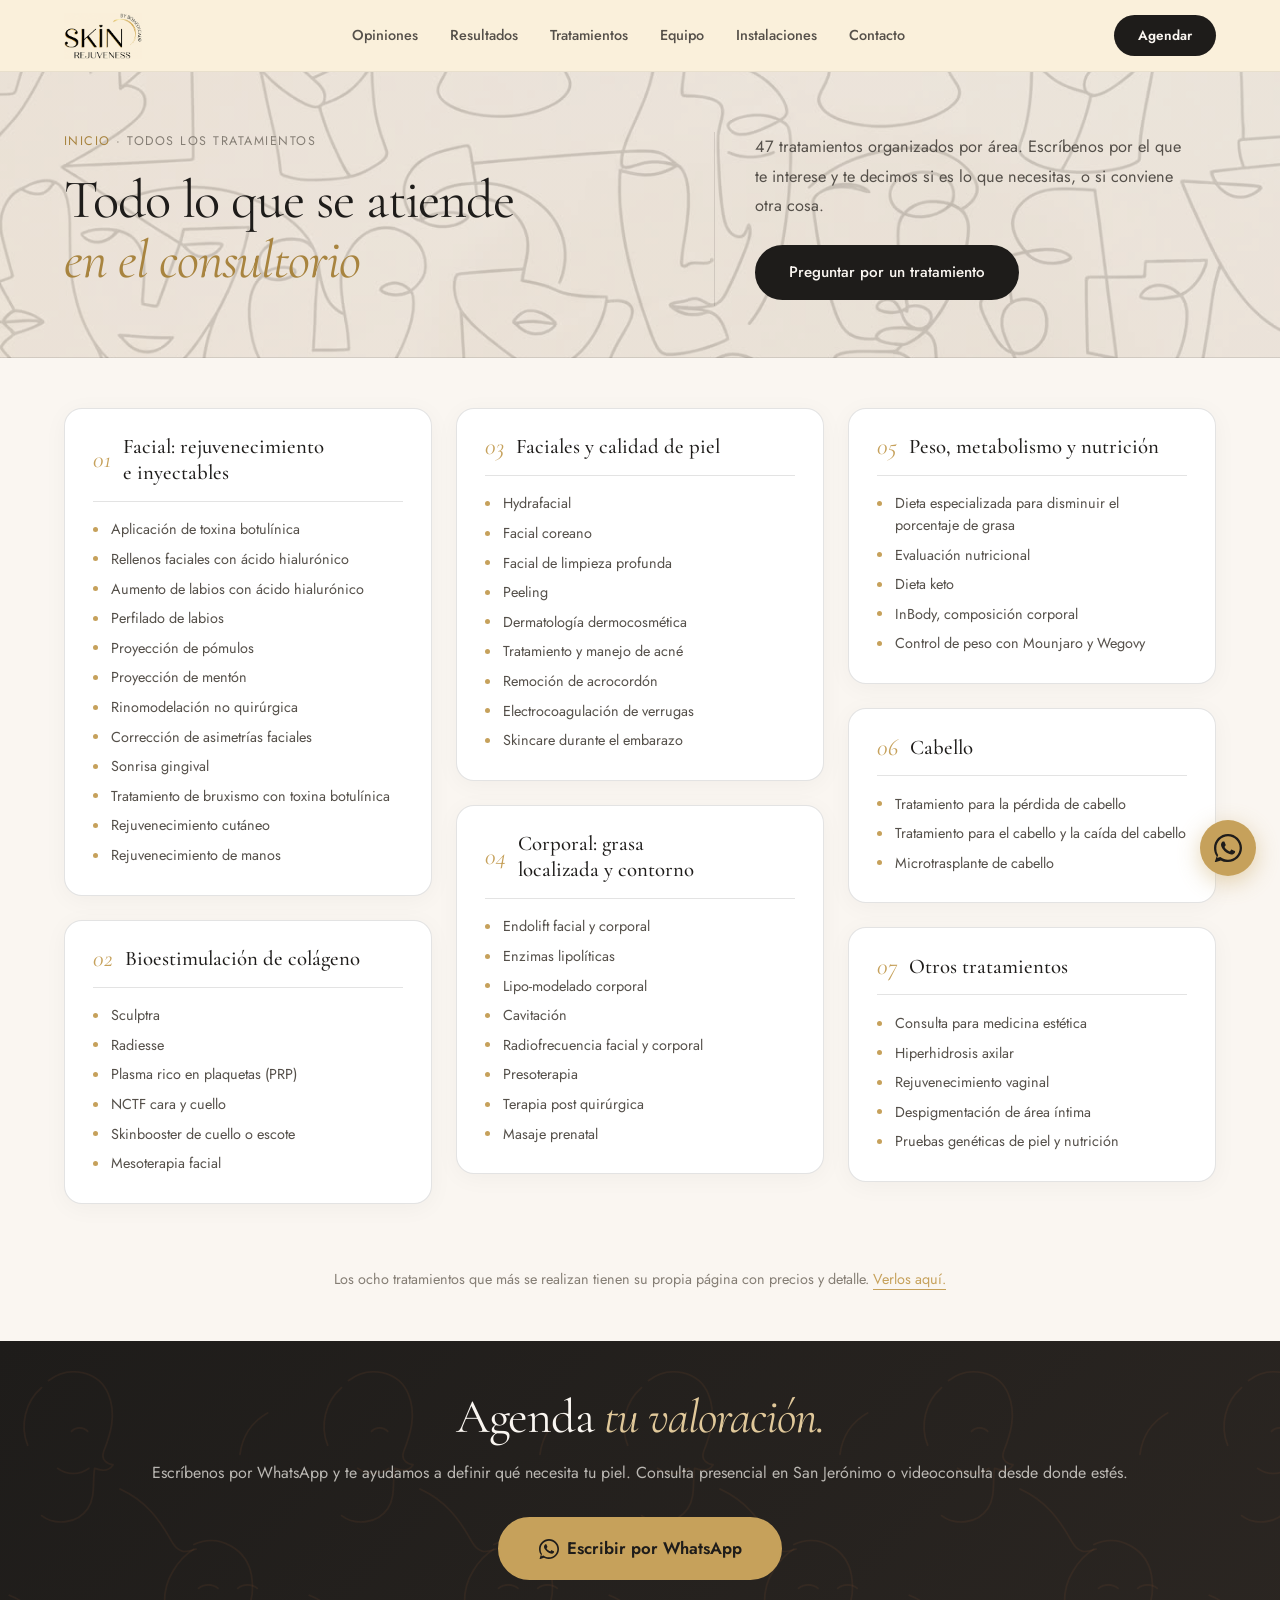
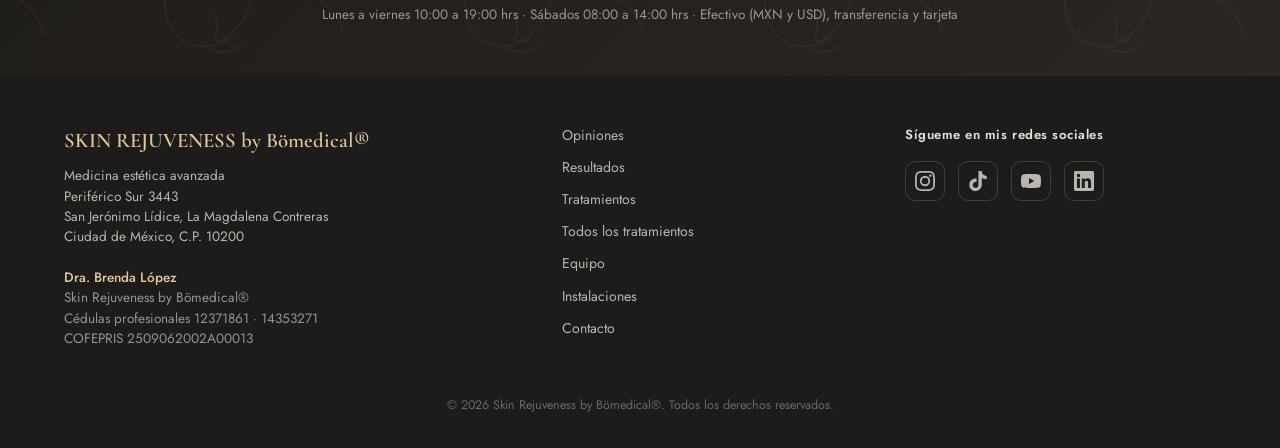
<file: tratamientos.html>
<!DOCTYPE html>
<html lang="es-MX">
<head>
  <meta charset="UTF-8" />
  <meta name="viewport" content="width=device-width, initial-scale=1.0" />
  <title>Todos los tratamientos | Skin Rejuveness · Dra. Brenda López, CDMX</title>
  <meta name="description" content="Catálogo completo de tratamientos de medicina estética en San Jerónimo Lídice, CDMX: facial, inyectables, bioestimuladores, corporal, peso y metabolismo, cabello." />
  <meta name="keywords" content="tratamientos medicina estética CDMX, catálogo tratamientos San Jerónimo, medicina estética La Magdalena Contreras" />
  <meta name="robots" content="index, follow" />

  <meta property="og:title" content="Todos los tratamientos | Skin Rejuveness · Dra. Brenda López, CDMX" />
  <meta property="og:description" content="Catálogo completo de tratamientos de medicina estética en San Jerónimo Lídice, CDMX." />
  <meta property="og:type" content="article" />
  <meta property="og:locale" content="es_MX" />
  <meta property="og:site_name" content="Skin Rejuveness by Bömedical" />

  <link rel="canonical" href="https://skinrejuveness.com/tratamientos.html" />

  <link rel="preconnect" href="https://fonts.googleapis.com" />
  <link rel="preconnect" href="https://fonts.gstatic.com" crossorigin />
  <link rel="stylesheet" href="https://fonts.googleapis.com/css2?family=Cormorant+Garamond:ital,wght@0,300;0,400;0,500;0,600;1,300;1,400;1,500;1,600&family=Jost:wght@300;400;500;600&display=swap" />

  <link rel="stylesheet" href="styles.css?v=20260929j" />

  <link rel="icon" href="data:image/svg+xml,<svg xmlns='http://www.w3.org/2000/svg' viewBox='0 0 100 100'><rect width='100' height='100' rx='22' fill='%231E1C1A'/><text x='50' y='70' font-size='58' font-family='Georgia,serif' fill='%23C6A15B' text-anchor='middle'>S</text></svg>" />


  <noscript>
    <style>
      /* Sin JS no corre el IntersectionObserver que revela las secciones,
         asi que el contenido se muestra tal cual. La web se lee entera. */
      .reveal { opacity: 1 !important; transform: none !important; }
      .hero-text, .hero-img-card { opacity: 1 !important; transform: none !important; }
      .faq-a, .cat-a { max-height: none !important; }
      .faq-q-icon, .cat-q-icon { display: none; }
    </style>
  </noscript>
</head>
<body>

  <a href="#main" class="skip-link">Ir al contenido</a>

  <header class="nav" id="nav">
    <div class="nav-inner">
      <a href="index.html" class="nav-logo" aria-label="Skin Rejuveness by Bömedical, inicio">
        <img src="assets/img/logo-nav.png" alt="Skin Rejuveness by Bömedical" width="480" height="282" />
      </a>
      <nav class="nav-links" aria-label="Navegación principal">
        <a href="index.html#testimonios">Opiniones</a>
        <a href="index.html#resultados">Resultados</a>
        <a href="index.html#tratamientos">Tratamientos</a>
        <a href="index.html#equipo">Equipo</a>
        <a href="index.html#instalaciones">Instalaciones</a>
        <a href="index.html#contacto">Contacto</a>
      </nav>
      <a href="https://wa.me/525565081447?text=Hola%20Dra.%20Brenda%2C%20vengo%20de%20su%20sitio%20web%20y%20quiero%20agendar%20una%20valoraci%C3%B3n." class="nav-cta" target="_blank" rel="noopener">Agendar</a>
    </div>
  </header>

    <main id="main">

    <section class="tp-hero">
      <div class="tp-hero-inner tp-hero-inner--wide">
        <div>
          <p class="tp-crumbs"><a href="index.html">Inicio</a> · Todos los tratamientos</p>
          <h1>Todo lo que se atiende <em>en el consultorio</em></h1>
        </div>
        <div class="tp-hero-aside">
          <p class="tp-lead">47 tratamientos organizados por área. Escríbenos por el que te interese y te decimos si es lo que necesitas, o si conviene otra cosa.</p>
          <a href="https://wa.me/525565081447?text=Hola%20Dra.%20Brenda%2C%20vengo%20de%20su%20sitio%20web%20y%20quiero%20informaci%C3%B3n%20sobre%20un%20tratamiento." class="btn btn-primary" target="_blank" rel="noopener">Preguntar por un tratamiento</a>
        </div>
      </div>
    </section>

    <section class="section catalog-page">
      <div class="section-inner">
        <div class="cat-cards">
          <article class="cat-card reveal">
            <header class="cat-card__head">
              <span class="cat-card__num">01</span>
              <h2>Facial: rejuvenecimiento e inyectables</h2>
            </header>
            <ul>
              <li>Aplicación de toxina botulínica</li>
              <li>Rellenos faciales con ácido hialurónico</li>
              <li>Aumento de labios con ácido hialurónico</li>
              <li>Perfilado de labios</li>
              <li>Proyección de pómulos</li>
              <li>Proyección de mentón</li>
              <li>Rinomodelación no quirúrgica</li>
              <li>Corrección de asimetrías faciales</li>
              <li>Sonrisa gingival</li>
              <li>Tratamiento de bruxismo con toxina botulínica</li>
              <li>Rejuvenecimiento cutáneo</li>
              <li>Rejuvenecimiento de manos</li>
            </ul>
          </article>
          <article class="cat-card reveal">
            <header class="cat-card__head">
              <span class="cat-card__num">02</span>
              <h2>Bioestimulación de colágeno</h2>
            </header>
            <ul>
              <li>Sculptra</li>
              <li>Radiesse</li>
              <li>Plasma rico en plaquetas (PRP)</li>
              <li>NCTF cara y cuello</li>
              <li>Skinbooster de cuello o escote</li>
              <li>Mesoterapia facial</li>
            </ul>
          </article>
          <article class="cat-card reveal">
            <header class="cat-card__head">
              <span class="cat-card__num">03</span>
              <h2>Faciales y calidad de piel</h2>
            </header>
            <ul>
              <li>Hydrafacial</li>
              <li>Facial coreano</li>
              <li>Facial de limpieza profunda</li>
              <li>Peeling</li>
              <li>Dermatología dermocosmética</li>
              <li>Tratamiento y manejo de acné</li>
              <li>Remoción de acrocordón</li>
              <li>Electrocoagulación de verrugas</li>
              <li>Skincare durante el embarazo</li>
            </ul>
          </article>
          <article class="cat-card reveal">
            <header class="cat-card__head">
              <span class="cat-card__num">04</span>
              <h2>Corporal: grasa localizada y contorno</h2>
            </header>
            <ul>
              <li>Endolift facial y corporal</li>
              <li>Enzimas lipolíticas</li>
              <li>Lipo-modelado corporal</li>
              <li>Cavitación</li>
              <li>Radiofrecuencia facial y corporal</li>
              <li>Presoterapia</li>
              <li>Terapia post quirúrgica</li>
              <li>Masaje prenatal</li>
            </ul>
          </article>
          <article class="cat-card reveal">
            <header class="cat-card__head">
              <span class="cat-card__num">05</span>
              <h2>Peso, metabolismo y nutrición</h2>
            </header>
            <ul>
              <li>Dieta especializada para disminuir el porcentaje de grasa</li>
              <li>Evaluación nutricional</li>
              <li>Dieta keto</li>
              <li>InBody, composición corporal</li>
              <li>Control de peso con Mounjaro y Wegovy</li>
            </ul>
          </article>
          <article class="cat-card reveal">
            <header class="cat-card__head">
              <span class="cat-card__num">06</span>
              <h2>Cabello</h2>
            </header>
            <ul>
              <li>Tratamiento para la pérdida de cabello</li>
              <li>Tratamiento para el cabello y la caída del cabello</li>
              <li>Microtrasplante de cabello</li>
            </ul>
          </article>
          <article class="cat-card reveal">
            <header class="cat-card__head">
              <span class="cat-card__num">07</span>
              <h2>Otros tratamientos</h2>
            </header>
            <ul>
              <li>Consulta para medicina estética</li>
              <li>Hiperhidrosis axilar</li>
              <li>Rejuvenecimiento vaginal</li>
              <li>Despigmentación de área íntima</li>
              <li>Pruebas genéticas de piel y nutrición</li>
            </ul>
          </article>
        
        </div>
        <p class="catalog-page__note reveal">Los ocho tratamientos que más se realizan tienen su propia página con precios y detalle. <a href="index.html#tratamientos">Verlos aquí.</a></p>
      </div>
    </section>

    <section class="section cta-final">
      <div class="section-inner" style="text-align:center">
        <h2 class="cta-final-title reveal">Agenda <em>tu valoración.</em></h2>
        <p class="cta-final-sub reveal">Escríbenos por WhatsApp y te ayudamos a definir qué necesita tu piel. Consulta presencial en San Jerónimo o videoconsulta desde donde estés.</p>
        <div class="cta-final-actions reveal">
          <a href="https://wa.me/525565081447?text=Hola%20Dra.%20Brenda%2C%20vengo%20de%20su%20sitio%20web%20y%20quiero%20informaci%C3%B3n%20sobre%20Hydrafacial." class="btn btn-gold btn-lg" target="_blank" rel="noopener">
            <svg viewBox="0 0 24 24" fill="currentColor" width="20" height="20" aria-hidden="true"><path d="M17.472 14.382c-.297-.149-1.758-.867-2.03-.967-.273-.099-.471-.148-.67.15-.197.297-.767.966-.94 1.164-.173.199-.347.223-.644.075-.297-.15-1.255-.463-2.39-1.475-.883-.788-1.48-1.761-1.653-2.059-.173-.297-.018-.458.13-.606.134-.133.298-.347.446-.52.149-.174.198-.298.298-.497.099-.198.05-.371-.025-.52-.075-.149-.669-1.612-.916-2.207-.242-.579-.487-.5-.669-.51-.173-.008-.371-.01-.57-.01-.198 0-.52.074-.792.372-.272.297-1.04 1.016-1.04 2.479 0 1.462 1.065 2.875 1.213 3.074.149.198 2.096 3.2 5.077 4.487.709.306 1.262.489 1.694.625.712.227 1.36.195 1.871.118.571-.085 1.758-.719 2.006-1.413.248-.694.248-1.289.173-1.413-.074-.124-.272-.198-.57-.347z"/><path d="M12 0C5.373 0 0 5.373 0 12c0 2.625.846 5.059 2.284 7.034L.789 23.492a.5.5 0 00.611.611l4.458-1.495A11.96 11.96 0 0012 24c6.627 0 12-5.373 12-12S18.627 0 12 0zm0 22c-2.326 0-4.477-.738-6.24-1.993l-.436-.321-2.644.886.886-2.644-.321-.436A9.953 9.953 0 012 12C2 6.486 6.486 2 12 2s10 4.486 10 10-4.486 10-10 10z"/></svg>
            Escribir por WhatsApp
          </a>
        </div>
        <p class="cta-final-note reveal">Lunes a viernes 10:00 a 19:00 hrs · Sábados 08:00 a 14:00 hrs · Efectivo (MXN y USD), transferencia y tarjeta</p>
      </div>
    </section>

  </main>

  <footer class="footer">
    <div class="footer-inner">
      <div class="footer-brand">
        <span class="footer-logo">SKIN REJUVENESS by Bömedical&reg;</span>
        <p>Medicina estética avanzada<br>Periférico Sur 3443<br>San Jerónimo Lídice, La Magdalena Contreras<br>Ciudad de México, C.P. 10200</p>
        <p class="footer-creds">
          <strong>Dra. Brenda López</strong>
          Skin Rejuveness by Bömedical&reg;<br>
          Cédulas profesionales 12371861 · 14353271<br>
          COFEPRIS 2509062002A00013
        </p>
      </div>
      <nav class="footer-links" aria-label="Navegación del pie">
        <a href="index.html#testimonios">Opiniones</a>
        <a href="index.html#resultados">Resultados</a>
        <a href="index.html#tratamientos">Tratamientos</a>
        <a href="tratamientos.html">Todos los tratamientos</a>
        <a href="index.html#equipo">Equipo</a>
        <a href="index.html#instalaciones">Instalaciones</a>
        <a href="index.html#contacto">Contacto</a>
      </nav>
      <div class="footer-social">
        <span class="footer-social__title">Sígueme en mis redes sociales</span>
        <a href="https://www.instagram.com/skin_rejuveness" target="_blank" rel="noopener" aria-label="Instagram de Skin Rejuveness">
          <svg viewBox="0 0 24 24" fill="currentColor" aria-hidden="true"><path d="M12 2.163c3.204 0 3.584.012 4.85.07 3.252.148 4.771 1.691 4.919 4.919.058 1.265.069 1.645.069 4.849 0 3.205-.012 3.584-.069 4.849-.149 3.225-1.664 4.771-4.919 4.919-1.266.058-1.644.07-4.85.07-3.204 0-3.584-.012-4.849-.07-3.26-.149-4.771-1.699-4.919-4.92-.058-1.265-.07-1.644-.07-4.849 0-3.204.013-3.583.07-4.849.149-3.227 1.664-4.771 4.919-4.919 1.266-.057 1.645-.069 4.849-.069zM12 0C8.741 0 8.333.014 7.053.072 2.695.272.273 2.69.073 7.052.014 8.333 0 8.741 0 12c0 3.259.014 3.668.072 4.948.2 4.358 2.618 6.78 6.98 6.98C8.333 23.986 8.741 24 12 24c3.259 0 3.668-.014 4.948-.072 4.354-.2 6.782-2.618 6.979-6.98.059-1.28.073-1.689.073-4.948 0-3.259-.014-3.667-.072-4.947-.196-4.354-2.617-6.78-6.979-6.98C15.668.014 15.259 0 12 0zm0 5.838a6.162 6.162 0 100 12.324 6.162 6.162 0 000-12.324zM12 16a4 4 0 110-8 4 4 0 010 8zm6.406-11.845a1.44 1.44 0 100 2.881 1.44 1.44 0 000-2.881z"/></svg>
        </a>
        <a href="https://www.tiktok.com/@skin_rejuveness" target="_blank" rel="noopener" aria-label="TikTok de Skin Rejuveness">
          <svg viewBox="0 0 24 24" fill="currentColor" aria-hidden="true"><path d="M12.525.02c1.31-.02 2.61-.01 3.91-.02.08 1.53.63 3.09 1.75 4.17 1.12 1.11 2.7 1.62 4.24 1.79v4.03c-1.44-.05-2.89-.35-4.2-.97-.57-.26-1.1-.59-1.62-.93-.01 2.92.01 5.84-.02 8.75-.08 1.4-.54 2.79-1.35 3.94-1.31 1.92-3.58 3.17-5.91 3.21-1.43.08-2.86-.31-4.08-1.03-2.02-1.19-3.44-3.37-3.65-5.71-.02-.5-.03-1-.01-1.49.18-1.9 1.12-3.72 2.58-4.96 1.66-1.44 3.98-2.13 6.15-1.72.02 1.48-.04 2.96-.04 4.44-.99-.32-2.15-.23-3.02.37-.63.41-1.11 1.04-1.36 1.75-.21.51-.15 1.07-.14 1.61.24 1.64 1.82 3.02 3.5 2.87 1.12-.01 2.19-.66 2.77-1.61.19-.33.4-.67.41-1.06.1-1.79.06-3.57.07-5.36.01-4.03-.01-8.05.02-12.07z"/></svg>
        </a>
        <a href="https://www.youtube.com/@SkinRejuveness" target="_blank" rel="noopener" aria-label="YouTube de Skin Rejuveness">
          <svg viewBox="0 0 24 24" fill="currentColor" aria-hidden="true"><path d="M23.498 6.186a2.994 2.994 0 00-2.107-2.117C19.505 3.545 12 3.545 12 3.545s-7.505 0-9.391.524A2.994 2.994 0 00.502 6.186 31.32 31.32 0 000 12a31.32 31.32 0 00.502 5.814 2.994 2.994 0 002.107 2.117c1.886.524 9.391.524 9.391.524s7.505 0 9.391-.524a2.994 2.994 0 002.107-2.117A31.32 31.32 0 0024 12a31.32 31.32 0 00-.502-5.814zM9.6 15.6V8.4l6.4 3.6-6.4 3.6z"/></svg>
        </a>
        <a href="https://www.linkedin.com/in/brenda-lopez-2603/" target="_blank" rel="noopener" aria-label="LinkedIn de la Dra. Brenda López">
          <svg viewBox="0 0 24 24" fill="currentColor" aria-hidden="true"><path d="M20.447 20.452h-3.554v-5.569c0-1.328-.027-3.037-1.852-3.037-1.853 0-2.136 1.445-2.136 2.939v5.667H9.351V9h3.414v1.561h.046c.477-.9 1.637-1.85 3.37-1.85 3.601 0 4.267 2.37 4.267 5.455v6.286zM5.337 7.433a2.062 2.062 0 11.001-4.124 2.062 2.062 0 01-.001 4.124zM7.114 20.452H3.558V9h3.556v11.452zM22.225 0H1.771C.792 0 0 .774 0 1.729v20.542C0 23.227.792 24 1.771 24h20.451C23.2 24 24 23.227 24 22.271V1.729C24 .774 23.2 0 22.222 0h.003z"/></svg>
        </a>
      </div>
      <p class="footer-copy">&copy; 2026 Skin Rejuveness by Bömedical&reg;. Todos los derechos reservados.</p>
    </div>
  </footer>

  <a href="https://wa.me/525565081447?text=Hola%20Dra.%20Brenda%2C%20vengo%20de%20su%20sitio%20web%20y%20quiero%20informaci%C3%B3n%20sobre%20Hydrafacial." class="wa-float" target="_blank" rel="noopener" aria-label="Escribir por WhatsApp a Skin Rejuveness">
    <svg viewBox="0 0 24 24" aria-hidden="true"><path d="M17.472 14.382c-.297-.149-1.758-.867-2.03-.967-.273-.099-.471-.148-.67.15-.197.297-.767.966-.94 1.164-.173.199-.347.223-.644.075-.297-.15-1.255-.463-2.39-1.475-.883-.788-1.48-1.761-1.653-2.059-.173-.297-.018-.458.13-.606.134-.133.298-.347.446-.52.149-.174.198-.298.298-.497.099-.198.05-.371-.025-.52-.075-.149-.669-1.612-.916-2.207-.242-.579-.487-.5-.669-.51-.173-.008-.371-.01-.57-.01-.198 0-.52.074-.792.372-.272.297-1.04 1.016-1.04 2.479 0 1.462 1.065 2.875 1.213 3.074.149.198 2.096 3.2 5.077 4.487.709.306 1.262.489 1.694.625.712.227 1.36.195 1.871.118.571-.085 1.758-.719 2.006-1.413.248-.694.248-1.289.173-1.413-.074-.124-.272-.198-.57-.347z"/><path d="M12 0C5.373 0 0 5.373 0 12c0 2.625.846 5.059 2.284 7.034L.789 23.492a.5.5 0 00.611.611l4.458-1.495A11.96 11.96 0 0012 24c6.627 0 12-5.373 12-12S18.627 0 12 0zm0 22c-2.326 0-4.477-.738-6.24-1.993l-.436-.321-2.644.886.886-2.644-.321-.436A9.953 9.953 0 012 12C2 6.486 6.486 2 12 2s10 4.486 10 10-4.486 10-10 10z"/></svg>
  </a>

  <script defer src="lib/gsap.min.js?v=20260929e"></script>
  <script defer src="lib/ScrollTrigger.min.js?v=20260929e"></script>
  <script defer src="main.js?v=20260929h"></script>
</body>
</html>
</file>
<file: styles.css>
/* =============================================================
   SKIN REJUVENESS BY BOMEDICAL — Dra. Brenda Lopez Carmona
   Medicina estetica avanzada · San Jeronimo Lidice, CDMX
   Base: plantilla de medicina estetica de la skill creador-de-webs.
   Paleta tomada del consultorio real: crema, hueso, arena, nogal y
   dorado champan. Cero azul clinico, cero blanco frio, cero verde salud.
   ============================================================= */

/* =============================================================
   1. Tokens
   ============================================================= */
:root {
  --bg: #FAF6F1;             /* crema — fondo principal, base de todo el sitio */
  --bg-2: #F2EBE2;           /* hueso — fondo de secciones alternas */
  --bg-3: #E5D8C6;           /* arena — papel tapiz / bloques calidos */
  --paper: #FFFFFF;          /* tarjetas y contraste puntual */
  --blush: #F0DEDA;          /* rosa nude muy suave — fondos de tarjetas */
  --taupe: #C9B9A6;          /* bordes, divisores */
  --nogal: #7C4A2C;          /* madera calida — acentos estructurales, no texto */
  --ink: #1E1C1A;            /* carbon — tipografia de titulares (color del logo) */
  --ink-soft: #55504A;       /* gris texto — cuerpo */
  --ink-mute: #857E75;       /* texto mute / labels */
  --accent: #C6A15B;         /* dorado champan — acento principal */
  --accent-2: #A8843F;       /* dorado oscuro — hover */
  --accent-light: #E0C89A;   /* dorado claro — degradados suaves */
  --accent-bg: rgba(198,161,91,0.08);
  --nav-bg: #FAF0DB;         /* crema del fondo de logo.png — color del navbar */
  --gold: #C6A15B;
  --cream: #FAF6F1;
  --line: rgba(30,28,26,0.12);

  --serif: 'Cormorant Garamond', 'Georgia', serif;
  --sans: 'Jost', -apple-system, 'Segoe UI', sans-serif;

  --ease-out: cubic-bezier(0.16, 1, 0.3, 1);
  --ease-in: cubic-bezier(0.7, 0, 0.84, 0);
  --ease-soft: cubic-bezier(0.25, 0.46, 0.45, 0.94);

  --nav-h: 72px;
  --section-pad: 50px;   /* fijo, NO clamp, NO vw — ver gotcha B.13. Reemplaza al viejo --section-py (clamp responsive) */
  --container: min(1200px, 90vw);
}

/* =============================================================
   2. Reset & base
   ============================================================= */
*, *::before, *::after { box-sizing: border-box; margin: 0; }
html {
  -webkit-text-size-adjust: 100%;
  scroll-behavior: smooth;
  overflow-x: clip;
}
body {
  font-family: var(--sans);
  font-size: 16px;
  line-height: 1.6;
  color: var(--ink);
  background: var(--bg);
  -webkit-font-smoothing: antialiased;
  text-rendering: optimizeLegibility;
  overflow-x: clip;
  overscroll-behavior-y: none;
}
img, svg, video { display: block; max-width: 100%; }
img { height: auto; }
button { font: inherit; color: inherit; cursor: pointer; border: 0; background: none; }
a { color: inherit; text-decoration: none; }
p { text-wrap: pretty; }
h1, h2, h3, h4 { text-wrap: balance; line-height: 1.1; letter-spacing: -0.02em; }
::selection { background: var(--accent); color: var(--cream); }

:focus-visible {
  outline: 2px solid var(--accent);
  outline-offset: 3px;
  border-radius: 4px;
}

.skip-link {
  position: fixed; top: -100px; left: 1rem;
  padding: .6rem 1rem; background: var(--ink); color: var(--cream);
  z-index: 9999; border-radius: 8px; font-weight: 500;
}
.skip-link:focus { top: 1rem; }

/* =============================================================
   3. Utilities
   ============================================================= */
.section-inner {
  width: var(--container);
  margin: 0 auto;
}
/* SECTION SPACING — NO CAMBIAR (ver gotcha B.13). Padding vertical fijo
   (--section-pad, 50px, nunca clamp()/vw) en CADA sección. Reemplaza al
   antiguo --section-py responsive de la web de referencia (Dra. Lucero
   Roman usaba clamp(4rem, 8vw, 7rem), lo cual variaba con el viewport —
   ver B.13 v1). Acá queda fijo, igual que en el resto de la skill. */
.section {
  padding: var(--section-pad) 0;
}
.section-kicker {
  font-family: var(--sans);
  font-size: 0.85rem;
  font-weight: 700;
  letter-spacing: 0.18em;
  text-transform: uppercase;
  color: var(--accent);
  margin-bottom: 1.2rem;
  text-align: center;
}
.section-title {
  font-family: var(--serif);
  font-size: clamp(2.2rem, 5.5vw, 3.6rem);
  font-weight: 400;
  color: var(--ink);
  margin-bottom: 1.5rem;
  text-align: center;
  margin-left: auto;
  margin-right: auto;
  max-width: 800px;
}
.section-title em {
  font-style: italic;
  color: var(--accent);
}
.section-sub {
  font-family: var(--sans);
  font-size: 1.05rem;
  color: var(--ink-mute);
  text-align: center;
  max-width: 600px;
  margin: 0 auto 3rem;
  line-height: 1.7;
}
.section-title--center {
  text-align: center;
  margin-left: auto;
  margin-right: auto;
}

/* =============================================================
   4. Buttons
   ============================================================= */
.btn {
  display: inline-flex;
  align-items: center;
  gap: 0.5rem;
  padding: 0.85rem 2rem;
  border-radius: 50px;
  font-weight: 500;
  font-size: 0.95rem;
  transition: all 0.4s var(--ease-out);
  cursor: pointer;
  white-space: nowrap;
}
.btn svg { width: 20px; height: 20px; flex-shrink: 0; }
/* CTA primario: carbon con texto crema. Nunca verde de WhatsApp. */
.btn-primary {
  background: var(--ink);
  color: var(--cream);
  border: 2px solid var(--ink);
}
.btn-primary:hover {
  background: #2f2b27;
  border-color: #2f2b27;
  transform: translateY(-2px);
  box-shadow: 0 10px 30px rgba(30,28,26,0.22);
}
/* CTA alternativo: dorado con texto carbon. */
.btn-gold {
  background: var(--accent);
  color: var(--ink);
  border: 2px solid var(--accent);
  font-weight: 600;
}
.btn-gold:hover {
  background: var(--accent-2);
  border-color: var(--accent-2);
  color: var(--cream);
  transform: translateY(-2px);
  box-shadow: 0 10px 30px rgba(198,161,91,0.35);
}
.btn-ghost {
  background: transparent;
  color: var(--ink);
  border: 2px solid var(--line);
}
.btn-ghost:hover {
  border-color: var(--accent);
  color: var(--accent);
  transform: translateY(-2px);
}
.btn-lg {
  padding: 1rem 2.4rem;
  font-size: 1.05rem;
}

/* =============================================================
   5. NAV
   ============================================================= */
/* El navbar va del mismo color que el fondo del archivo logo.png, para que la
   imagen del logo se funda con la barra y no se vea como un recuadro pegado.
   Si algun dia se cambia el logo, hay que re-muestrear ese color y ajustar
   --nav-bg. */
.nav {
  position: fixed;
  top: 0; left: 0; right: 0;
  z-index: 1000;
  height: var(--nav-h);
  background: var(--nav-bg);
  border-bottom: 1px solid rgba(30,28,26,0.08);
  transition: box-shadow 0.3s;
}
.nav.is-scrolled {
  box-shadow: 0 2px 20px rgba(0,0,0,0.06);
}
.nav-inner {
  width: var(--container);
  margin: 0 auto;
  height: 100%;
  display: flex;
  align-items: center;
  justify-content: space-between;
  gap: 2rem;
}
/* Logo de marca. La imagen trae su propio fondo crema, identico al del navbar,
   asi que se funde con la barra sin bordes ni recuadro. */
.nav-logo {
  display: flex;
  align-items: center;
  flex-shrink: 0;
}
.nav-logo img {
  height: 46px;
  width: auto;
  display: block;
}
.nav-links {
  display: flex;
  gap: 2rem;
}
.nav-links a {
  font-size: 0.9rem;
  font-weight: 500;
  color: var(--ink-soft);
  transition: color 0.3s;
  position: relative;
}
.nav-links a::after {
  content: '';
  position: absolute;
  bottom: -4px; left: 0;
  width: 0; height: 2px;
  background: var(--accent);
  transition: width 0.3s var(--ease-out);
}
.nav-links a:hover { color: var(--accent); }
.nav-links a:hover::after { width: 100%; }
.nav-cta {
  display: inline-flex;
  align-items: center;
  padding: 0.6rem 1.5rem;
  border-radius: 50px;
  background: var(--ink);
  color: var(--cream);
  font-size: 0.85rem;
  font-weight: 600;
  transition: all 0.3s var(--ease-out);
  flex-shrink: 0;
}
.nav-cta:hover {
  background: var(--accent);
  color: var(--ink);
  transform: translateY(-1px);
  box-shadow: 0 6px 20px rgba(198,161,91,0.35);
}


/* =============================================================
   6. HERO — NO CAMBIAR el padding-top (empuja el contenido debajo
   del nav fijo). No usa --section-pad, ver gotcha B.13.
   ============================================================= */
.hero {
  position: relative;
  min-height: 100vh;
  min-height: 100svh;
  display: flex;
  align-items: center;
  padding-top: var(--nav-h);
  overflow: hidden;
}
/* Fondo de respaldo: si todavia no hay foto real de la doctora / del
   consultorio, el hero muestra el papel tapiz de arena con el motivo de
   rostros a una linea del consultorio, y no una imagen rota. */
.hero-bg-wrap {
  position: absolute;
  inset: 0;
  z-index: 0;
  background:
    url('assets/img/motivo-lineas.svg') repeat,
    linear-gradient(140deg, var(--bg-3) 0%, var(--blush) 55%, var(--bg-2) 100%);
  background-size: 260px 320px, auto;
}
.hero-bg-img {
  position: absolute;
  inset: 0;
  width: 100%;
  height: 100%;
  object-fit: cover;
  object-position: center;
}
.hero-bg-gradient {
  position: absolute;
  inset: 0;
  background:
    linear-gradient(90deg, rgba(250,246,241,0.94) 0%, rgba(250,246,241,0.78) 50%, rgba(250,246,241,0.38) 100%);
}
/* Glow dorado suave, como la iluminacion LED en cornisas del consultorio. */
.hero::after {
  content: '';
  position: absolute;
  right: -10%;
  top: 10%;
  width: 55vw;
  height: 55vw;
  max-width: 720px;
  max-height: 720px;
  border-radius: 50%;
  background: radial-gradient(circle, rgba(198,161,91,0.22) 0%, rgba(198,161,91,0) 65%);
  pointer-events: none;
  z-index: 0;
}
.hero-content {
  position: relative;
  z-index: 1;
  width: var(--container);
  margin: 0 auto;
  display: grid;
  grid-template-columns: 1fr 1fr;
  gap: 4rem;
  align-items: center;
  padding: 50px 0;   /* ver gotcha B.13: aire propio del hero, fijo en px */
}
.hero-kicker {
  font-size: 0.8rem;
  font-weight: 600;
  letter-spacing: 0.15em;
  text-transform: uppercase;
  color: var(--accent);
  margin-bottom: 1.5rem;
  line-height: 1.7;
}
/* Segundo renglon del eyebrow: la ciudad, en el mismo dorado que la linea
   de arriba, solo separada en su propio renglon. */
.hero-kicker span {
  display: block;
}
.hero-title {
  font-family: var(--serif);
  font-size: clamp(2.6rem, 5.5vw, 4.2rem);
  font-weight: 400;
  line-height: 1.08;
  color: var(--ink);
  margin-bottom: 1.5rem;
}
.hero-title em {
  font-style: italic;
  color: var(--accent);
}
.hero-sub {
  font-size: 1.05rem;
  color: var(--ink-mute);
  max-width: 480px;
  line-height: 1.7;
  margin-bottom: 2rem;
}
.hero-actions {
  display: flex;
  gap: 1rem;
  flex-wrap: wrap;
}
.hero-img-wrap {
  display: flex;
  justify-content: center;
  align-items: center;
}
.hero-img-card {
  position: relative;
  border-radius: 20px;
  overflow: hidden;
  box-shadow: 0 30px 80px rgba(30,28,26,0.15);
  max-width: 540px;
  width: 100%;
  aspect-ratio: 1/1;   /* foto del equipo completo: cuadrada para que entren las cinco */
  background:
    url('assets/img/motivo-lineas.svg') repeat,
    linear-gradient(160deg, var(--bg-3) 0%, var(--taupe) 100%);
  background-size: 200px 250px, auto;
  border: 1px solid rgba(198,161,91,0.35);
}
.hero-img-card img {
  width: 100%;
  height: auto;
  display: block;
  object-fit: cover;
  aspect-ratio: 1/1;
}

/* =============================================================
   7. TRUST STRIP — banda pegada al hero, padding propio fijo en rem
   (no usa --section-pad, no es clamp/vw — cumple igual el gotcha B.13)
   ============================================================= */
.trust-strip {
  background: var(--paper);
  padding: 2.5rem 0;
  border-top: 1px solid var(--line);
  border-bottom: 1px solid var(--line);
}
.trust-strip-inner {
  width: var(--container);
  margin: 0 auto;
  display: grid;
  grid-template-columns: repeat(4, 1fr);
  gap: 2rem;
}
.trust-item {
  display: flex;
  align-items: center;
  gap: 0.8rem;
  justify-content: center;
}
.trust-icon {
  width: 28px;
  height: 28px;
  color: var(--accent);
  flex-shrink: 0;
}
.trust-text {
  display: flex;
  flex-direction: column;
}
.trust-text strong {
  font-size: 1rem;
  font-weight: 700;
  color: var(--ink);
  line-height: 1.2;
}
.trust-text span {
  font-size: 0.8rem;
  color: var(--ink-mute);
}

/* =============================================================
   9. TESTIMONIALS
   ============================================================= */
.testimonials {
  background: var(--bg-2);
}
.testimonials-grid {
  display: grid;
  grid-template-columns: repeat(3, 1fr);
  gap: 2rem;
}
.testimonial-card {
  background: var(--paper);
  border-radius: 16px;
  padding: 2rem;
  box-shadow: 0 4px 24px rgba(0,0,0,0.05);
  transition: transform 0.4s var(--ease-out);
}
.testimonial-card:hover { transform: translateY(-4px); }
.testimonial-stars {
  display: flex;
  gap: 2px;
  margin-bottom: 1rem;
}
.testimonial-stars svg {
  width: 18px; height: 18px;
  fill: var(--accent);
  stroke: none;
}
.testimonial-text {
  font-size: 0.95rem;
  color: var(--ink-soft);
  line-height: 1.7;
  margin-bottom: 1.5rem;
  font-style: italic;
}
.testimonial-author {
  display: flex;
  flex-direction: column;
}
.testimonial-author strong {
  font-size: 0.95rem;
  color: var(--ink);
}
.testimonial-author span {
  font-size: 0.8rem;
  color: var(--ink-mute);
}

/* =============================================================
   10. TREATMENTS
   ============================================================= */
.treatments {
  background: var(--bg-2);
}
/* La grilla de tratamientos usa un contenedor mas ancho que el resto de
   la pagina para que las 8 tarjetas entren de a 4 por fila y aun asi sean
   grandes. Fijo en px/vw, sin clamp(). */
.treatments .section-inner { width: min(1440px, 94vw); }
.treatments-grid {
  display: grid;
  grid-template-columns: repeat(4, 1fr);
  gap: 1.5rem;
}
/* Cards de foto a sangre (referencia: Lima A Esthetic): la imagen ocupa
   toda la tarjeta y un degradado carbon la cubre desde abajo para que el
   texto blanco siempre se lea. La card entera es el enlace a la
   micro-landing del tratamiento; no hay boton "ver el tratamiento". */
.treatment-card {
  position: relative;
  display: block;
  border-radius: 16px;
  overflow: hidden;
  aspect-ratio: 4/5;
  box-shadow: 0 8px 24px rgba(30,28,26,0.10);
  transition: transform 0.35s var(--ease-out), box-shadow 0.35s var(--ease-out);
}
.treatment-card:hover {
  transform: translateY(-5px);
  box-shadow: 0 18px 46px rgba(30,28,26,0.18);
}
.treatment-card:focus-visible {
  outline: 2px solid var(--accent);
  outline-offset: 3px;
}
.treatment-card__img { position: absolute; inset: 0; }
.treatment-card__img img {
  width: 100%;
  height: 100%;
  object-fit: cover;
  transition: transform 0.6s var(--ease-out);
}
.treatment-card:hover .treatment-card__img img { transform: scale(1.06); }
.treatment-card__img::after {
  content: '';
  position: absolute;
  inset: 0;
  background: linear-gradient(to top, rgba(30,28,26,0.95) 0%, rgba(30,28,26,0.86) 22%, rgba(30,28,26,0.5) 42%, rgba(30,28,26,0.08) 62%, rgba(30,28,26,0) 78%);
}
.treatment-card__index {
  position: absolute;
  top: 0.9rem;
  right: 1.1rem;
  z-index: 2;
  font-family: var(--serif);
  font-size: 0.95rem;
  letter-spacing: 0.06em;
  color: rgba(255,255,255,0.6);
}
.treatment-card__body {
  position: absolute;
  left: 0;
  right: 0;
  bottom: 0;
  z-index: 2;
  padding: 1.3rem 1.35rem;
}
.treatment-card h3 {
  font-family: var(--serif);
  font-size: 1.35rem;
  font-weight: 500;
  line-height: 1.2;
  color: #FFF;
  margin-bottom: 0.35rem;
}
.treatment-card p {
  font-size: 0.83rem;
  line-height: 1.55;
  color: rgba(255,255,255,0.82);
}

/* =============================================================
   11. ABOUT
   ============================================================= */
.about {
  background: var(--bg-2);
}
.about .section-kicker,
.about .section-title {
  text-align: left;
  margin-left: 0;
}
.about-grid {
  display: grid;
  grid-template-columns: 1fr 1.2fr;
  gap: 4rem;
  align-items: center;
}
.about-img img {
  border-radius: 20px;
  width: 100%;
  object-fit: cover;
  aspect-ratio: 3/4;
  box-shadow: 0 20px 60px rgba(0,0,0,0.1);
}
.about-name {
  font-family: var(--serif);
  font-size: clamp(1.8rem, 4vw, 2.6rem);
  font-weight: 400;
  color: var(--ink);
  margin-bottom: 0.3rem;
}
.about-role {
  font-size: 0.95rem;
  color: var(--accent);
  font-weight: 500;
  margin-bottom: 1.5rem;
}
.about-bio {
  font-size: 0.95rem;
  color: var(--ink-soft);
  line-height: 1.75;
  margin-bottom: 1rem;
}
.about-creds {
  list-style: none;
  padding: 0;
  margin-top: 1.5rem;
  display: flex;
  flex-direction: column;
  gap: 0.8rem;
}
.about-creds li {
  display: flex;
  align-items: center;
  gap: 0.8rem;
  font-size: 0.9rem;
  color: var(--ink-soft);
}
.about-creds svg {
  width: 20px;
  height: 20px;
  color: var(--accent);
  flex-shrink: 0;
}

/* Resto del equipo, debajo de la Dra. Brenda */
.team {
  margin-top: clamp(3.5rem, 7vw, 5.5rem);
}
.team-title {
  font-family: var(--serif);
  font-size: clamp(1.5rem, 3vw, 2.1rem);
  font-weight: 400;
  color: var(--ink);
  text-align: center;
  margin-bottom: 2.2rem;
}
.team-title em {
  font-style: italic;
  color: var(--accent);
}
.team-grid {
  display: grid;
  grid-template-columns: repeat(5, 1fr);
  gap: 1.25rem;
}
.team-card {
  margin: 0;
}
.team-card img {
  width: 100%;
  height: auto;
  aspect-ratio: 4/5;
  object-fit: cover;
  border-radius: 16px;
  box-shadow: 0 16px 40px rgba(0,0,0,0.08);
  display: block;
}
.team-card figcaption {
  margin-top: 0.9rem;
  text-align: center;
}
.team-card figcaption strong {
  display: block;
  font-family: var(--serif);
  font-size: 1.15rem;
  font-weight: 400;
  color: var(--ink);
}
.team-card figcaption span {
  display: block;
  font-size: 0.85rem;
  color: var(--accent);
  margin-top: 0.2rem;
}

/* =============================================================
   12. WHY ME
   ============================================================= */
.why-me {
  background: var(--bg);
}
.why-grid {
  display: grid;
  grid-template-columns: repeat(4, 1fr);
  gap: 1.5rem;
}
.why-card {
  background: var(--paper);
  border-radius: 16px;
  padding: 2rem;
  text-align: center;
  border: 1px solid var(--line);
  transition: all 0.4s var(--ease-out);
}
.why-card:hover {
  transform: translateY(-4px);
  border-color: var(--accent-light);
  box-shadow: 0 12px 40px rgba(198,161,91,0.08);
}
.why-icon {
  width: 48px;
  height: 48px;
  margin: 0 auto 1rem;
  display: flex;
  align-items: center;
  justify-content: center;
}
.why-icon svg {
  width: 28px;
  height: 28px;
  color: var(--accent);
}
.why-card h3 {
  font-family: var(--serif);
  font-size: 1.15rem;
  font-weight: 600;
  margin-bottom: 0.6rem;
  color: var(--ink);
}
.why-card p {
  font-size: 0.85rem;
  color: var(--ink-mute);
  line-height: 1.6;
}

/* =============================================================
   13. FAQ
   ============================================================= */
.faq {
  background: var(--bg-2);
}
.faq-list {
  max-width: 760px;
  margin: 0 auto;
}
.faq-item {
  border-bottom: 1px solid var(--line);
}
.faq-item:first-child { border-top: 1px solid var(--line); }
.faq-q {
  width: 100%;
  display: flex;
  justify-content: space-between;
  align-items: center;
  padding: 1.4rem 0;
  font-size: 1rem;
  font-weight: 500;
  color: var(--ink);
  text-align: left;
  cursor: pointer;
  gap: 1rem;
  transition: color 0.3s;
}
.faq-q:hover { color: var(--accent); }
.faq-q-icon {
  width: 24px;
  height: 24px;
  flex-shrink: 0;
  position: relative;
  transition: transform 0.3s var(--ease-out);
}
.faq-q-icon::before,
.faq-q-icon::after {
  content: '';
  position: absolute;
  background: var(--ink-mute);
  border-radius: 2px;
  transition: transform 0.3s var(--ease-out);
}
.faq-q-icon::before {
  width: 14px; height: 2px;
  top: 50%; left: 50%;
  transform: translate(-50%, -50%);
}
.faq-q-icon::after {
  width: 2px; height: 14px;
  top: 50%; left: 50%;
  transform: translate(-50%, -50%);
}
.faq-item.is-open .faq-q-icon::after {
  transform: translate(-50%, -50%) rotate(90deg);
  opacity: 0;
}
.faq-a {
  max-height: 0;
  overflow: hidden;
  transition: max-height 0.4s var(--ease-out), padding 0.3s;
}
.faq-a-inner {
  padding: 0 0 1.4rem;
  font-size: 0.92rem;
  color: var(--ink-mute);
  line-height: 1.7;
}

/* =============================================================
   14. CONTACT
   ============================================================= */
.contact {
  background: var(--bg);
}
.contact-grid {
  display: grid;
  grid-template-columns: 1fr 1fr;
  gap: 3rem;
  align-items: start;
}
.contact-item {
  display: flex;
  gap: 1rem;
  margin-bottom: 1.5rem;
}
.contact-item svg {
  width: 24px;
  height: 24px;
  color: var(--accent);
  flex-shrink: 0;
  margin-top: 2px;
}
.contact-item strong {
  display: block;
  font-size: 0.95rem;
  color: var(--ink);
  margin-bottom: 0.2rem;
}
.contact-item p {
  font-size: 0.9rem;
  color: var(--ink-mute);
  line-height: 1.5;
}
.contact-item a {
  color: var(--accent);
  transition: color 0.3s;
}
.contact-item a:hover { color: var(--accent-2); }
.contact-social {
  display: flex;
  gap: 1rem;
  margin-top: 0.5rem;
}
.contact-social a {
  width: 44px;
  height: 44px;
  border-radius: 12px;
  background: var(--accent-bg);
  display: flex;
  align-items: center;
  justify-content: center;
  transition: all 0.3s var(--ease-out);
}
.contact-social a svg {
  width: 22px;
  height: 22px;
  color: var(--accent);
}
.contact-social a:hover {
  background: var(--accent);
}
.contact-social a:hover svg { color: #fff; }
.contact-map iframe {
  width: 100%;
  border-radius: 16px;
}

/* =============================================================
   15. CTA FINAL — usa --section-pad igual que el resto (antes usaba
   --section-py). NO CAMBIAR.
   ============================================================= */
.cta-final {
  background: var(--bg-2);
  padding: var(--section-pad) 0;
}
.cta-final-title {
  font-family: var(--serif);
  font-size: clamp(2rem, 5vw, 3rem);
  font-weight: 400;
  margin-bottom: 1rem;
}
.cta-final-title em { font-style: italic; color: var(--accent); }
.cta-final-sub {
  font-size: 1rem;
  color: var(--ink-mute);
  margin-bottom: 2rem;
}
.cta-final-actions {
  display: flex;
  gap: 1rem;
  justify-content: center;
  flex-wrap: wrap;
}

/* =============================================================
   16. FOOTER — padding fijo propio, no usa --section-pad (es el
   final de la pagina, corta ahi). NO CAMBIAR.
   ============================================================= */
.footer {
  background: var(--ink);
  color: rgba(250,246,241,0.7);
  padding: 3rem 0 2rem;
}
.footer-inner {
  width: var(--container);
  margin: 0 auto;
  display: grid;
  grid-template-columns: 1.5fr 1fr 1fr;
  gap: 2rem;
  align-items: start;
}
.footer-logo {
  font-family: var(--serif);
  font-size: 1.3rem;
  font-weight: 600;
  color: var(--accent-light);
  display: block;
  margin-bottom: 0.5rem;
}
.footer-brand p {
  font-size: 0.85rem;
  line-height: 1.5;
}
.footer-links {
  display: flex;
  flex-direction: column;
  gap: 0.6rem;
}
.footer-links a {
  font-size: 0.88rem;
  transition: color 0.3s;
}
.footer-links a:hover { color: var(--accent-light); }
.footer-social {
  display: flex;
  flex-wrap: wrap;
  gap: 0.8rem;
}
.footer-social__title {
  flex-basis: 100%;
  font-size: 0.82rem;
  font-weight: 600;
  letter-spacing: 0.04em;
  color: rgba(250,246,241,0.9);
  margin-bottom: 0.2rem;
}
.footer-social a {
  width: 40px;
  height: 40px;
  border-radius: 10px;
  border: 1px solid rgba(250,246,241,0.15);
  display: flex;
  align-items: center;
  justify-content: center;
  transition: all 0.3s var(--ease-out);
}
.footer-social a svg {
  width: 20px;
  height: 20px;
  color: rgba(250,246,241,0.7);
}
.footer-social a:hover {
  border-color: var(--accent-light);
  background: rgba(198,161,91,0.15);
}
.footer-social a:hover svg { color: var(--accent-light); }
.footer-copy {
  grid-column: 1 / -1;
  text-align: center;
  font-size: 0.78rem;
  color: rgba(250,246,241,0.35);
  padding-top: 2rem;
  border-top: 1px solid rgba(250,246,241,0.08);
  margin-top: 1rem;
}

/* =============================================================
   17. WHATSAPP FLOAT
   ============================================================= */
.wa-float {
  position: fixed;
  bottom: 1.5rem;
  right: 1.5rem;
  z-index: 999;
  width: 56px;
  height: 56px;
  border-radius: 50%;
  /* Dorado sobre carbon: el verde de marca de WhatsApp queda fuera de paleta. */
  background: var(--accent);
  color: var(--ink);
  display: flex;
  align-items: center;
  justify-content: center;
  box-shadow: 0 6px 22px rgba(198,161,91,0.45);
  transition: transform 0.3s var(--ease-out), box-shadow 0.3s;
}
.wa-float svg { width: 28px; height: 28px; fill: currentColor; }
.wa-float:hover {
  transform: scale(1.1);
  background: var(--ink);
  color: var(--accent);
  box-shadow: 0 10px 30px rgba(30,28,26,0.3);
}

/* =============================================================
   18. REVEAL ANIMATIONS
   ============================================================= */
.reveal {
  opacity: 0;
  transform: translateY(30px);
  transition: opacity 0.8s var(--ease-out), transform 0.8s var(--ease-out);
}
.reveal.is-visible {
  opacity: 1;
  transform: translateY(0);
}

/* Hero entrance animation */
.hero-text,
.hero-img-card {
  opacity: 0;
  transform: translateY(40px);
}
.hero-text.hero-animate-in {
  animation: heroFadeIn 1s var(--ease-out) forwards;
}
.hero-img-card.hero-animate-in {
  animation: heroFadeIn 1.2s var(--ease-out) forwards;
}
@keyframes heroFadeIn {
  from { opacity: 0; transform: translateY(40px); }
  to   { opacity: 1; transform: translateY(0); }
}
.hero-text.hero-animate-in,
.hero-img-card.hero-animate-in {
  opacity: 1;
  transform: translateY(0);
}

/* =============================================================
   19. RESPONSIVE
   ============================================================= */
@media (max-width: 960px) {
  .hero-content { grid-template-columns: 1fr; text-align: center; }
  .hero-sub { margin-left: auto; margin-right: auto; }
  .hero-actions { justify-content: center; }
  .hero-img-wrap { order: -1; }
  .hero-img-card { max-width: 440px; }

  .trust-strip-inner { grid-template-columns: repeat(2, 1fr); }


  .testimonials-grid { grid-template-columns: 1fr; max-width: 500px; margin: 0 auto; }


  .about-grid { grid-template-columns: 1fr; text-align: center; }
  .about .section-kicker, .about .section-title { text-align: center; margin-left: auto; }
  .about-img { max-width: 400px; margin: 0 auto; }
  .about-creds { align-items: center; }
  /* 5 integrantes: en flex para que la fila incompleta quede centrada (3 + 2) */
  .team-grid { display: flex; flex-wrap: wrap; justify-content: center; gap: 1rem; }
  .team-card { width: calc((100% - 2rem) / 3); }

  .why-grid { grid-template-columns: repeat(2, 1fr); }

  .contact-grid { grid-template-columns: 1fr; }

  .footer-inner { grid-template-columns: 1fr; text-align: center; }
  .footer-social { justify-content: center; }
  .footer-links { align-items: center; }

  /* En celular y tablet el navbar tiene dos filas: arriba el logo y Agendar,
     abajo los 4 links principales siempre visibles (un menu escondido tras un
     icono casi no se toca). Se esconde al bajar y reaparece al subir
     (main.js -> initNav). --nav-h crece para que el hero lo respete. */
  :root { --nav-h: 94px; }
  .nav { transition: box-shadow 0.3s, transform 0.35s var(--ease-out); }
  .nav.is-hidden { transform: translateY(-100%); }
  .nav-inner {
    flex-wrap: wrap;
    align-content: flex-start;
    row-gap: 0;
  }
  .nav-logo { height: 58px; }
  .nav-logo img { height: 40px; }
  .nav-links {
    order: 3;
    width: 100%;
    height: 36px;
    align-items: center;
    justify-content: space-between;
    gap: 0.5rem;
    border-top: 1px solid rgba(30,28,26,0.08);
  }
  .nav-links a { font-size: 0.8rem; letter-spacing: 0.02em; }
  .nav-links a::after { bottom: -3px; }
  .nav-links a:nth-child(n+5) { display: none; }
  .nav-cta { padding: 0.5rem 1.2rem; font-size: 0.8rem; }
}

@media (max-width: 540px) {
  .trust-strip-inner { grid-template-columns: 1fr; gap: 1.2rem; }
  .trust-item { justify-content: flex-start; }
  .why-grid { grid-template-columns: 1fr; }
  .hero-title { font-size: clamp(2rem, 8vw, 3rem); }
  .btn { padding: 0.75rem 1.6rem; font-size: 0.9rem; }
  .hero-img-card { max-width: 100%; }
  .team-card { width: calc((100% - 1rem) / 2); }
}

/* =============================================================
   20. Reduced motion (intrusive only)
   ============================================================= */
@media (prefers-reduced-motion: reduce) {
  html { scroll-behavior: auto; }
}

/* =============================================================
   21. COMPONENTES PROPIOS DE SKIN REJUVENESS
   Bloques que no venian en la plantilla base y que pide el brief:
   metodo en 3 pasos, precios "desde", pruebas geneticas, catalogo
   completo por categoria, promo del mes, embarazo, instalaciones,
   horarios y bloque legal del footer.
   ============================================================= */

/* ---- Eyebrow y titulo alineados a la izquierda (secciones de 2 columnas) ---- */
.kicker-left { text-align: left; }
.title-left {
  text-align: left;
  margin-left: 0;
  margin-right: 0;
}

/* ---- 21.1 EL METODO (3 pasos) ---- */
.method { background: var(--bg); }
.method-grid {
  display: grid;
  grid-template-columns: repeat(3, 1fr);
  gap: 1.5rem;
}
.method-step {
  position: relative;
  background: var(--paper);
  border: 1px solid var(--line);
  border-radius: 18px;
  padding: 2.25rem 2rem 2rem;
  transition: transform 0.4s var(--ease-out), box-shadow 0.4s var(--ease-out), border-color 0.4s;
}
.method-step:hover {
  transform: translateY(-4px);
  border-color: var(--accent-light);
  box-shadow: 0 14px 40px rgba(198,161,91,0.16);
}
.method-step__num {
  font-family: var(--serif);
  font-size: 2.6rem;
  line-height: 1;
  color: var(--accent);
  display: block;
  margin-bottom: 0.75rem;
}
.method-step__num::after {
  content: "";
  display: block;
  width: 34px;
  height: 1px;
  background: var(--accent);
  margin-top: 0.75rem;
}
.method-step h3 {
  font-family: var(--serif);
  font-size: 1.35rem;
  font-weight: 600;
  color: var(--ink);
  margin-bottom: 0.6rem;
}
.method-step p {
  font-size: 0.92rem;
  color: var(--ink-soft);
  line-height: 1.7;
}

/* ---- 21.2 PIE DE LA TARJETA DE TRATAMIENTO ----
   Una sola linea dentro del degradado: el precio a la izquierda y
   "Ver el tratamiento" pegado a la derecha, alineados por su linea base.
   El CTA es un <span>, no un enlace: la card entera ya es el <a>, asi
   que el clic funciona en cualquier punto de la tarjeta. */
.treatment-card__foot {
  display: flex;
  align-items: baseline;
  justify-content: space-between;
  gap: 0.7rem;
  margin-top: 0.7rem;
}
.treatment-card__price {
  font-size: 0.75rem;
  font-weight: 600;
  letter-spacing: 0.1em;
  text-transform: uppercase;
  color: var(--accent-light);
}
.treatment-card__price s {
  color: rgba(255,255,255,0.55);
  font-weight: 400;
  margin-left: 0.3rem;
}
.treatment-card__cta {
  flex-shrink: 0;
  font-size: 0.7rem;
  font-weight: 600;
  letter-spacing: 0.06em;
  color: rgba(255,255,255,0.85);
  border-bottom: 1px solid rgba(224,200,154,0.6);
  padding-bottom: 2px;
  transition: color 0.3s, border-color 0.3s;
}
.treatment-card:hover .treatment-card__cta {
  color: #FFF;
  border-color: var(--accent-light);
}
/* La nota de promo va arriba del precio, no en la misma linea. */
.treatment-card__sale-note {
  display: block;
  margin-top: 0.6rem;
  font-size: 0.68rem;
  font-weight: 600;
  letter-spacing: 0.12em;
  text-transform: uppercase;
  color: rgba(255,255,255,0.72);
}
.treatment-card__sale-note + .treatment-card__foot { margin-top: 0.25rem; }
/* Cuatro por fila es lo que se pidio para desktop; abajo de 1100px la
   tarjeta quedaria demasiado angosta y baja a 3, 2 y 1. */
@media (max-width: 1100px) { .treatments-grid { grid-template-columns: repeat(3, 1fr); } }
@media (max-width: 820px)  { .treatments-grid { grid-template-columns: repeat(2, 1fr); } }
@media (max-width: 540px)  { .treatments-grid { grid-template-columns: 1fr; } }

.treatments-note {
  text-align: center;
  font-size: 0.82rem;
  color: var(--ink-mute);
  margin-top: 2rem;
}

/* ---- 21.3 PRUEBAS GENETICAS (bloque diferencial full-width) ---- */
/* El fondo es el papel tapiz REAL del consultorio, recortado de la foto de la
   doctora (assets/img/doctor-hero.jpg) y convertido en un mosaico que repite
   sin costuras. Encima va un velo crema para que el texto se lea. Si algun dia
   se cambia la foto, el mosaico sigue sirviendo: es un archivo aparte. */
.genetics {
  background:
    linear-gradient(rgba(250,246,241,0.58), rgba(250,246,241,0.58)),
    url("assets/img/tapiz-web.jpg") no-repeat center / cover;
  border-top: 1px solid rgba(124,74,44,0.18);
  border-bottom: 1px solid rgba(124,74,44,0.18);
}
.genetics-inner {
  max-width: 760px;
  margin: 0 auto;
  text-align: center;
}
.genetics .section-kicker { color: var(--nogal); }
.genetics .section-title { color: var(--ink); }
.genetics .section-title em { color: var(--nogal); }
.genetics p {
  font-size: 1.02rem;
  color: #4a3a2c;
  line-height: 1.8;
  margin-bottom: 2rem;
}

/* ---- 21.4 CATALOGO COMPLETO (acordeon por categoria) ---- */
.catalog { background: var(--bg); }
.catalog-list {
  max-width: 880px;
  margin: 0 auto;
}
.cat-item { border-bottom: 1px solid var(--line); }
.cat-item:first-child { border-top: 1px solid var(--line); }
.cat-q {
  width: 100%;
  display: flex;
  justify-content: space-between;
  align-items: center;
  gap: 1rem;
  padding: 1.3rem 0;
  text-align: left;
  font-family: var(--serif);
  font-size: 1.25rem;
  font-weight: 600;
  color: var(--ink);
  transition: color 0.3s;
}
.cat-q:hover { color: var(--accent-2); }
.cat-q-icon {
  width: 24px;
  height: 24px;
  flex-shrink: 0;
  position: relative;
}
.cat-q-icon::before,
.cat-q-icon::after {
  content: "";
  position: absolute;
  background: var(--accent);
  border-radius: 2px;
  transition: transform 0.3s var(--ease-out), opacity 0.3s;
}
.cat-q-icon::before {
  width: 14px; height: 2px;
  top: 50%; left: 50%;
  transform: translate(-50%, -50%);
}
.cat-q-icon::after {
  width: 2px; height: 14px;
  top: 50%; left: 50%;
  transform: translate(-50%, -50%);
}
.cat-item.is-open .cat-q-icon::after {
  transform: translate(-50%, -50%) rotate(90deg);
  opacity: 0;
}
.cat-a {
  max-height: 0;
  overflow: hidden;
  transition: max-height 0.4s var(--ease-out);
}
.cat-a-inner { padding: 0 0 1.5rem; }
.cat-a-inner ul {
  list-style: none;
  padding: 0;
  display: grid;
  grid-template-columns: repeat(2, 1fr);
  gap: 0.5rem 2rem;
}
.cat-a-inner li {
  font-size: 0.92rem;
  color: var(--ink-soft);
  padding-left: 1.1rem;
  position: relative;
  line-height: 1.6;
}
.cat-a-inner li::before {
  content: "";
  position: absolute;
  left: 0;
  top: 0.62em;
  width: 5px;
  height: 5px;
  border-radius: 50%;
  background: var(--accent);
}
.catalog-cta {
  text-align: center;
  margin-top: 2.5rem;
}

/* ---- 21.5 PROMO DEL MES (banda editable) ---- */
.promo {
  background: var(--ink);
  color: var(--cream);
}
.promo-inner {
  display: grid;
  grid-template-columns: 1.4fr 1fr;
  gap: 2.5rem;
  align-items: center;
}
.promo-tag {
  display: inline-block;
  font-size: 0.72rem;
  font-weight: 600;
  letter-spacing: 0.25em;
  text-transform: uppercase;
  color: var(--ink);
  background: var(--accent);
  border-radius: 50px;
  padding: 0.35rem 1rem;
  margin-bottom: 1.1rem;
}
.promo h2 {
  font-family: var(--serif);
  font-size: clamp(1.9rem, 4vw, 2.7rem);
  font-weight: 400;
  color: var(--cream);
  margin-bottom: 0.9rem;
}
.promo h2 em { font-style: italic; color: var(--accent-light); }
.promo p {
  font-size: 0.98rem;
  color: rgba(250,246,241,0.72);
  line-height: 1.75;
  max-width: 46ch;
}
.promo-price {
  text-align: center;
  border: 1px solid rgba(198,161,91,0.4);
  border-radius: 18px;
  padding: 2rem 1.5rem;
  background: rgba(198,161,91,0.08);
}
.promo-price__old {
  display: block;
  font-size: 1rem;
  color: rgba(250,246,241,0.5);
  text-decoration: line-through;
  margin-bottom: 0.2rem;
}
.promo-price__new {
  display: block;
  font-family: var(--serif);
  font-size: 3rem;
  line-height: 1;
  color: var(--accent-light);
  margin-bottom: 1.2rem;
}
.promo-price .btn { width: 100%; justify-content: center; }

/* ---- 21.6 MITO VS VERDAD ----
   Tarjetas de foto a sangre con el mito arriba y la verdad abajo. */
.myths { background: var(--blush); }
.myths-grid {
  display: grid;
  grid-template-columns: repeat(4, 1fr);
  gap: 1.5rem;
  margin-top: 0.5rem;
}
/* Tarjeta fija: el mito arriba y la verdad abajo, todo a la vista.
   Antes giraba, pero en celular costaba leerla y en iOS se transparentaba. */
.myth {
  position: relative;
  display: flex;
  flex-direction: column;
  min-height: 340px;
  border-radius: 16px;
  overflow: hidden;
  box-shadow: 0 10px 30px rgba(30,28,26,0.12);
}
.myth > img {
  position: absolute;
  inset: 0;
  width: 100%;
  height: 100%;
  object-fit: cover;
}
.myth::after {
  content: '';
  position: absolute;
  inset: 0;
  background: linear-gradient(to top, rgba(30,28,26,0.96) 10%, rgba(30,28,26,0.86) 55%, rgba(30,28,26,0.6) 100%);
}
.myth__body {
  position: relative;
  z-index: 2;
  display: flex;
  flex-direction: column;
  gap: 0.8rem;
  padding: 1.5rem;
  margin-top: auto;
}
.myth__tag {
  align-self: flex-start;
  font-size: 0.6rem;
  letter-spacing: 0.24em;
  text-transform: uppercase;
  padding: 0.3rem 0.8rem;
  border-radius: 50px;
  border: 1px solid rgba(240,222,218,0.5);
  color: var(--blush);
}
.myth__tag--true {
  margin-top: 0.6rem;
  border-color: rgba(224,200,154,0.6);
  color: var(--accent-light);
}
.myth__text {
  font-family: var(--serif);
  font-size: 1.25rem;
  line-height: 1.35;
  color: #FBF7F2;
}
.myth__answer {
  font-size: 0.9rem;
  line-height: 1.7;
  color: rgba(251,247,242,0.88);
  font-weight: 300;
}
.myths-note {
  text-align: center;
  margin-top: 2rem;
  font-size: 0.82rem;
  color: var(--ink-mute);
  font-style: italic;
}
/* =============================================================
   BOOKING
   ============================================================= */
.booking {
  background: var(--ink);
  color: #f8f8f6;
}
.booking .section-kicker {
  color: var(--gold);
}
.booking .section-title {
  color: #f8f8f6;
}
.booking .section-title em {
  color: var(--gold);
}
.booking-grid {
  display: grid;
  grid-template-columns: 1.1fr 0.9fr;
  gap: 2.5rem;
  align-items: start;
}
.booking-widget {
  background: #fff;
  color: var(--ink);
  border-radius: 16px;
  padding: 2rem;
  box-shadow: 0 8px 32px rgba(0,0,0,0.15);
}
.booking-widget-header {
  margin-bottom: 1.5rem;
}
.booking-widget-header h3 {
  font-family: var(--serif);
  font-size: 1.3rem;
  font-weight: 500;
  margin-bottom: 0.25rem;
}
.booking-widget-header p {
  font-size: 0.9rem;
  color: var(--ink-mute);
}
.booking-month {
  display: flex;
  align-items: center;
  justify-content: space-between;
  margin-bottom: 1rem;
}
.booking-month-label {
  font-family: var(--serif);
  font-size: 1.1rem;
  font-weight: 500;
}
.booking-nav {
  width: 36px;
  height: 36px;
  border-radius: 50%;
  border: 1px solid var(--line);
  background: transparent;
  font-size: 1.2rem;
  cursor: pointer;
  display: flex;
  align-items: center;
  justify-content: center;
  transition: background 0.2s, opacity 0.2s;
}
.booking-nav:hover { background: var(--bg-2); }
.booking-nav:disabled { opacity: 0.3; cursor: default; }
.booking-weekdays {
  display: grid;
  grid-template-columns: repeat(7, 1fr);
  text-align: center;
  font-size: 0.75rem;
  font-weight: 600;
  text-transform: uppercase;
  letter-spacing: 0.05em;
  color: var(--ink-mute);
  margin-bottom: 0.5rem;
}
.booking-days {
  display: grid;
  grid-template-columns: repeat(7, 1fr);
  gap: 4px;
  margin-bottom: 1rem;
}
.booking-days button {
  aspect-ratio: 1;
  border: none;
  border-radius: 50%;
  background: transparent;
  font-size: 0.85rem;
  cursor: pointer;
  transition: background 0.2s, color 0.2s;
}
.booking-days button:hover:not(:disabled):not(.is-selected) {
  background: var(--bg-2);
}
.booking-days button:disabled {
  opacity: 0.25;
  cursor: default;
}
.booking-days button.is-today {
  border: 2px solid var(--accent);
  font-weight: 700;
}
/* Hoy no se puede reservar, pero se sigue viendo marcado */
.booking-days button.is-today:disabled {
  opacity: 0.6;
}
.booking-days button.is-selected {
  background: var(--accent);
  color: #fff;
  font-weight: 700;
}
.booking-slots-label {
  font-size: 0.85rem;
  font-weight: 600;
  margin-bottom: 0.75rem;
}
.booking-optional {
  font-weight: 400;
  color: var(--ink-mute);
}
.booking-slots-grid {
  display: flex;
  flex-wrap: wrap;
  gap: 0.5rem;
  margin-bottom: 1rem;
}
.slot {
  padding: 0.5rem 1rem;
  border: 1px solid var(--line);
  border-radius: 8px;
  background: transparent;
  font-size: 0.85rem;
  cursor: pointer;
  transition: all 0.2s;
}
.slot:hover:not(:disabled) {
  border-color: var(--accent);
  background: rgba(184,148,63,0.08);
}
.slot:disabled {
  opacity: 0.35;
  text-decoration: line-through;
  cursor: default;
}
.slot.is-selected {
  background: var(--accent);
  color: #fff;
  border-color: var(--accent);
}
.slot--busy {
  opacity: 0.3;
  text-decoration: line-through;
  cursor: default;
}
.booking-input {
  width: 100%;
  padding: 0.75rem 1rem;
  border: 1px solid var(--line);
  border-radius: 8px;
  font-size: 0.95rem;
  font-family: var(--sans);
  margin-bottom: 0.75rem;
  transition: border-color 0.2s;
}
.booking-input:focus {
  outline: none;
  border-color: var(--accent);
}
.btn-full { width: 100%; }
.booking-confirm {
  margin-top: 0.25rem;
}
.booking-success {
  text-align: center;
  padding: 2rem 0;
}
.booking-success-icon {
  font-size: 2.5rem;
  margin-bottom: 0.5rem;
}
.booking-success-sub {
  font-size: 0.9rem;
  color: var(--ink-mute);
  margin-top: 0.5rem;
}
.booking-demo-label {
  display: flex;
  align-items: center;
  gap: 0.4rem;
  font-size: 0.75rem;
  color: var(--ink-mute);
  margin-top: 1rem;
}
.booking-contact {
  position: relative;
}
.booking-contact-inner {
  background: rgba(255,255,255,0.06);
  border: 1px solid rgba(255,255,255,0.1);
  border-radius: 16px;
  padding: 2.5rem 2rem;
}
.booking-contact-kicker {
  font-family: var(--sans);
  font-size: 0.8rem;
  font-weight: 600;
  letter-spacing: 0.15em;
  text-transform: uppercase;
  color: var(--gold);
  display: block;
  margin-bottom: 0.75rem;
}
.booking-contact-inner h3 {
  font-family: var(--serif);
  font-size: 1.5rem;
  font-weight: 400;
  margin-bottom: 0.75rem;
}
.booking-contact-inner p {
  font-size: 0.95rem;
  color: rgba(248,248,246,0.7);
  margin-bottom: 1.5rem;
  line-height: 1.6;
}
.booking-wa-btn {
  display: flex;
  align-items: center;
  justify-content: center;
  gap: 0.6rem;
  width: 100%;
  padding: 0.9rem;
  background: #25D366;
  color: #fff;
  border-radius: 10px;
  font-weight: 600;
  font-size: 0.95rem;
  text-decoration: none;
  transition: background 0.3s;
  margin-bottom: 0.75rem;
}
.booking-wa-btn:hover { background: #1fb855; }
.booking-phone-btn {
  display: flex;
  align-items: center;
  justify-content: center;
  gap: 0.6rem;
  width: 100%;
  padding: 0.9rem;
  border: 1px solid rgba(255,255,255,0.2);
  color: #f8f8f6;
  border-radius: 10px;
  font-weight: 500;
  font-size: 0.95rem;
  text-decoration: none;
  transition: background 0.3s;
  margin-bottom: 1.5rem;
}
.booking-phone-btn:hover { background: rgba(255,255,255,0.08); }
.booking-info-item {
  padding: 0.75rem 0;
  border-top: 1px solid rgba(255,255,255,0.1);
}
.booking-info-item strong {
  display: block;
  font-size: 0.85rem;
  margin-bottom: 0.2rem;
}
.booking-info-item span {
  font-size: 0.8rem;
  color: rgba(248,248,246,0.6);
}

@media (max-width: 900px) {
  .booking-grid { grid-template-columns: 1fr; }
}

/* =============================================================
   RESULTADOS (ANTES/DESPUES)
   ============================================================= */
.results {
  background: var(--bg);
}
.results .section-inner {
  width: min(1395px, 94vw);
}
/* 5 resultados: 3 arriba y 2 abajo, la fila incompleta centrada */
.results-grid {
  display: flex;
  flex-wrap: wrap;
  justify-content: center;
  gap: 1.25rem;
}
.results-grid .result-card { width: calc((100% - 2.5rem) / 3); }
.result-card {
  background: var(--paper);
  border-radius: 16px;
  overflow: hidden;
  box-shadow: 0 4px 24px rgba(0,0,0,0.06);
  transition: transform 0.4s var(--ease-out), box-shadow 0.4s var(--ease-out);
}
.result-card:hover {
  transform: translateY(-4px);
  box-shadow: 0 12px 40px rgba(0,0,0,0.1);
}
.result-name {
  text-align: center;
  padding: 1rem;
  font-weight: 600;
  font-size: 0.95rem;
  color: var(--ink);
}

/* Antes/despues: recuadro 8:5 (mas bajo que el 4:3 original, para que
   entren mejor las fotos horizontales), antes a la izquierda y despues a la
   derecha, fijas, con una linea fina en el medio. */
.ba-pair {
  position: relative;
  width: 100%;
  aspect-ratio: 8/5;
  overflow: hidden;
  display: flex;
}
.ba-pair .ba-half {
  width: 50%;
  height: 100%;
  object-fit: cover;
  display: block;
}
.ba-divider {
  position: absolute;
  top: 0; bottom: 0;
  left: 50%;
  width: 2px;
  transform: translateX(-50%);
  background: #fff;
  box-shadow: 0 0 6px rgba(0,0,0,0.3);
  z-index: 3;
}
/* Firma de la doctora, por encima de las dos fotos. Discreta: no debe competir
   con el resultado que se esta mostrando, asi que va chica y tirando hacia abajo. */
.ba-pair .ba-watermark {
  position: absolute;
  top: 74%;
  left: 50%;
  width: 40%;
  height: auto;
  transform: translate(-50%, -50%) rotate(-18deg);
  opacity: 0.55;
  z-index: 4;
  pointer-events: none;
}
.ba-label {
  position: absolute;
  bottom: 12px;
  z-index: 5;
  padding: 4px 14px;
  border-radius: 50px;
  font-size: 0.75rem;
  font-weight: 700;
  text-transform: uppercase;
  letter-spacing: 0.05em;
}
.ba-label--before {
  left: 12px;
  background: var(--ink);
  color: #fff;
}
.ba-label--after {
  right: 12px;
  background: var(--accent);
  color: #fff;
}
.results-disclaimer {
  text-align: center;
  font-size: 0.8rem;
  color: var(--ink-mute);
  margin-top: 1.75rem;
  font-style: italic;
}

@media (max-width: 900px) {
  .results-grid .result-card { width: calc((100% - 1.25rem) / 2); }
}
@media (max-width: 540px) {
  .results-grid .result-card { width: 100%; }
}

/* ---- Banda puente al catalogo completo ----
   Todo apilado y centrado: titulo, bajada y boton en el eje del medio, con el
   boton pegado al texto en vez de mandado al extremo derecho. ---- */
.treatments-more {
  background: var(--paper);
  border-block: 1px solid var(--line);
  padding: 44px 0;
  text-align: center;
}
.treatments-more__inner {
  display: flex;
  flex-direction: column;
  align-items: center;
  gap: 1.4rem;
  width: min(720px, 90vw);
}
.treatments-more h2 {
  font-family: var(--serif);
  font-size: clamp(1.5rem, 3vw, 2.1rem);
  font-weight: 400;
  color: var(--ink);
  margin-bottom: 0.45rem;
}
.treatments-more p {
  font-size: 0.95rem;
  color: var(--ink-mute);
  margin: 0;
  max-width: 46ch;
}
.treatments-more .btn {
  padding: 1.05rem 2.5rem;
  font-size: 1.02rem;
}

/* ---- SUBPAGINA: todos los tratamientos ---- */
/* Hero a dos columnas: el titulo respira a la izquierda y la bajada mas el
   CTA ocupan la derecha, asi el bloque se estira a lo ancho en escritorio
   en vez de quedar comprimido en una caja angosta. En movil se apila. */
.tp-hero-inner--wide {
  grid-template-columns: 1.15fr 0.85fr;
  gap: 3.5rem;
  align-items: end;
}
.tp-hero-inner--wide h1 { margin-bottom: 0; }
.tp-hero-aside {
  padding-bottom: 0.4rem;
  border-left: 1px solid rgba(30,28,26,0.12);
  padding-left: 2.5rem;
}
.tp-hero-aside .tp-lead { margin-bottom: 1.5rem; }

.catalog-page { background: var(--bg); }

/* Maquetado en columnas (no grid): cada tarjeta ocupa exactamente lo que mide
   su contenido y la siguiente arranca pegada debajo. Con grid quedaban huecos
   porque todas las celdas de una fila se estiran a la mas alta. */
.cat-cards {
  column-count: 3;
  column-gap: 1.5rem;
}
.cat-card {
  break-inside: avoid;
  -webkit-column-break-inside: avoid;
  display: inline-block;
  width: 100%;
  margin-bottom: 1.5rem;
  background: var(--paper);
  border: 1px solid var(--line);
  border-radius: 18px;
  padding: 1.6rem 1.75rem 1.75rem;
  box-shadow: 0 4px 24px rgba(0,0,0,0.04);
  transition: transform 0.4s var(--ease-out), box-shadow 0.4s var(--ease-out), border-color 0.4s var(--ease-out);
}
.cat-card:hover {
  transform: translateY(-3px);
  border-color: rgba(198,161,91,0.5);
  box-shadow: 0 14px 44px rgba(0,0,0,0.09);
}
.cat-card__head {
  display: grid;
  grid-template-columns: auto 1fr;
  align-items: center;
  gap: 0.75rem;
  margin-bottom: 1.1rem;
  padding-bottom: 0.9rem;
  border-bottom: 1px solid var(--line);
}
.cat-card__num {
  font-family: var(--serif);
  font-size: 1.5rem;
  font-style: italic;
  color: var(--accent);
  line-height: 1;
}
.cat-card__head h2 {
  font-family: var(--serif);
  font-size: 1.3rem;
  font-weight: 500;
  color: var(--ink);
  line-height: 1.25;
  letter-spacing: 0;
}
.cat-card ul {
  list-style: none;
  padding: 0;
  margin: 0;
  display: flex;
  flex-direction: column;
  gap: 0.5rem;
}
.cat-card li {
  font-size: 0.9rem;
  color: var(--ink-soft);
  padding-left: 1.15rem;
  position: relative;
  line-height: 1.5;
}
.cat-card li::before {
  content: "";
  position: absolute;
  left: 0;
  top: 0.52em;
  width: 5px;
  height: 5px;
  border-radius: 50%;
  background: var(--accent);
}
.catalog-page__note {
  text-align: center;
  margin-top: 2.5rem;
  font-size: 0.9rem;
  color: var(--ink-mute);
}
.catalog-page__note a {
  color: var(--accent);
  border-bottom: 1px solid currentColor;
}

@media (max-width: 1100px) {
  .cat-cards { column-count: 2; }
}
@media (max-width: 900px) {
  .tp-hero-inner--wide { grid-template-columns: 1fr; gap: 2rem; align-items: start; }
  .tp-hero-inner--wide h1 { margin-bottom: 0.5rem; }
  .tp-hero-aside { border-left: 0; padding-left: 0; }
}
@media (max-width: 700px) {
  .cat-cards { column-count: 1; }
}

/* ---- Enlace al catalogo completo desde el home ---- */

/* ---- 21.7 EL ESPACIO (texto + video vertical) ---- */
.space { background: var(--bg); }
.space .section-kicker,
.space .section-title {
  text-align: left;
  margin-left: 0;
}
.space-grid {
  display: grid;
  grid-template-columns: 1.25fr 0.75fr;
  gap: 4rem;
  align-items: center;
}
.space-lead {
  font-size: 0.95rem;
  color: var(--ink-soft);
  line-height: 1.75;
  margin-bottom: 1.6rem;
  max-width: 52ch;
}
.space-list {
  list-style: none;
  padding: 0;
  margin: 0 0 2rem;
  display: flex;
  flex-direction: column;
  gap: 0.9rem;
}
.space-list li {
  display: flex;
  align-items: center;
  gap: 0.8rem;
  font-size: 0.9rem;
  color: var(--ink-soft);
}
.space-list svg {
  width: 20px;
  height: 20px;
  color: var(--accent);
  flex-shrink: 0;
}
.space-video {
  position: relative;
  margin: 0;
  aspect-ratio: 9/16;
  max-height: 620px;
  border-radius: 20px;
  overflow: hidden;
  background:
    url("assets/img/motivo-lineas.svg") repeat,
    linear-gradient(150deg, var(--bg-3) 0%, var(--taupe) 100%);
  background-size: 190px 235px, auto;
  border: 1px solid rgba(198,161,91,0.28);
  box-shadow: 0 20px 60px rgba(0,0,0,0.1);
}
.space-video video {
  width: 100%;
  height: 100%;
  object-fit: cover;
  display: block;
}
/* El atributo controlslist="nofullscreen ..." solo DESACTIVA esos botones, los
   sigue dibujando en gris. Para que desaparezcan hay que ocultarlos a mano.
   Estos selectores son propios de Chrome/Edge/Safari; Firefox no los entiende,
   ahi el boton de pantalla completa sigue visible y no hay forma de sacarlo.
   Quedan solo play/pausa, linea de reproduccion, tiempo y volumen. */
.space-video video::-webkit-media-controls-fullscreen-button,
.space-video video::-webkit-media-controls-overflow-button,
.space-video video::-webkit-media-controls-toggle-closed-captions-button {
  display: none !important;
}

@media (max-width: 900px) {
  .space-grid {
    grid-template-columns: 1fr;
    gap: 2.5rem;
  }
  .space-video {
    max-height: 70vh;
    max-width: 340px;
    margin: 0 auto;
    width: 100%;
  }
}

/* ---- 21.8 OPINIONES: enlaces de prueba social ---- */
.reviews-links {
  display: flex;
  gap: 0.75rem;
  justify-content: center;
  flex-wrap: wrap;
  margin-top: 2.5rem;
}
.reviews-links .btn img {
  width: 18px;
  height: 18px;
  object-fit: contain;
}
.reviews-count {
  text-align: center;
  font-size: 0.85rem;
  color: var(--ink-mute);
  margin-top: 1.2rem;
}

/* ---- 21.9 UBICACION Y HORARIOS ---- */
.hours-block {
  margin-top: 1.75rem;
  border-top: 1px solid var(--line);
  padding-top: 1.5rem;
}
.hours-row {
  display: flex;
  justify-content: space-between;
  gap: 1rem;
  font-size: 0.92rem;
  color: var(--ink-soft);
  padding: 0.4rem 0;
}
.hours-row span:last-child { color: var(--ink-mute); }
.payment-tags {
  display: flex;
  flex-wrap: wrap;
  gap: 0.5rem;
  margin-top: 1.25rem;
}
.payment-tags span {
  font-size: 0.78rem;
  color: var(--ink-soft);
  border: 1px solid var(--line);
  border-radius: 50px;
  padding: 0.3rem 0.85rem;
  background: var(--paper);
}

/* ---- 21.10 CTA FINAL ---- */
.cta-final {
  background:
    url("assets/img/motivo-lineas.svg") repeat,
    linear-gradient(135deg, var(--ink) 0%, #2b2622 100%);
  background-size: 300px 370px, auto;
  color: var(--cream);
}
.cta-final .cta-final-title { color: var(--cream); }
.cta-final .cta-final-title em { color: var(--accent-light); }
.cta-final .cta-final-sub { color: rgba(250,246,241,0.7); }
.cta-final-note {
  margin-top: 1.5rem;
  font-size: 0.85rem;
  color: rgba(250,246,241,0.55);
}

/* ---- 21.11 FOOTER: credenciales y legales ---- */
.footer-creds {
  margin-top: 1.25rem;
  font-size: 0.78rem;
  line-height: 1.9;
  color: rgba(250,246,241,0.55);
}
.footer-creds strong {
  display: block;
  color: var(--accent-light);
  font-weight: 500;
}
.footer-legal {
  grid-column: 1 / -1;
  font-size: 0.75rem;
  line-height: 1.7;
  color: rgba(250,246,241,0.4);
  border-top: 1px solid rgba(250,246,241,0.08);
  padding-top: 1.75rem;
  margin-top: 1.5rem;
  max-width: 75ch;
}
.footer-legal a { color: rgba(250,246,241,0.6); text-decoration: underline; }
.footer .footer-copy { border-top: 0; padding-top: 1rem; margin-top: 0; }

/* ---- 21.12 SUBPAGINAS DE TRATAMIENTO ---- */
/* Fondo: el papel tapiz del consultorio (assets/img/tapiz.jpg, version
   comprimida tapiz-web.jpg). Va con cover y sin repeticion: una sola copia
   escalada al bloque, asi nunca aparece una juntura entre baldosas. Encima,
   un velo crema para que el titulo se lea. */
.tp-hero {
  padding-top: calc(var(--nav-h) + 60px);
  padding-bottom: 50px;
  background:
    linear-gradient(rgba(250,246,241,0.62), rgba(250,246,241,0.62)),
    url("assets/img/tapiz-web.jpg") no-repeat center / cover;
  border-bottom: 1px solid var(--line);
}
.tp-hero-inner {
  width: var(--container);
  margin: 0 auto;
  display: grid;
  grid-template-columns: 1.2fr 1fr;
  gap: 3rem;
  align-items: center;
}
.tp-crumbs {
  font-size: 0.78rem;
  letter-spacing: 0.12em;
  text-transform: uppercase;
  color: var(--ink-mute);
  margin-bottom: 1.2rem;
}
.tp-crumbs a { color: var(--accent-2); }
.tp-hero h1 {
  font-family: var(--serif);
  font-size: clamp(2.2rem, 5vw, 3.4rem);
  font-weight: 400;
  color: var(--ink);
  margin-bottom: 1rem;
}
.tp-hero h1 em { font-style: italic; color: var(--accent-2); }
.tp-lead {
  font-size: 1.02rem;
  color: var(--ink-soft);
  line-height: 1.8;
  margin-bottom: 1.75rem;
  max-width: 52ch;
}
.tp-hero-img {
  border-radius: 20px;
  overflow: hidden;
  aspect-ratio: 4/3;
  box-shadow: 0 24px 60px rgba(30,28,26,0.14);
  border: 1px solid rgba(198,161,91,0.3);
}
.tp-hero-img img { width: 100%; height: 100%; object-fit: cover; }
.tp-body { background: var(--bg); }
.tp-grid {
  display: grid;
  grid-template-columns: 1.35fr 1fr;
  gap: 3rem;
  align-items: start;
}
.tp-prose h2 {
  font-family: var(--serif);
  font-size: 1.7rem;
  font-weight: 500;
  color: var(--ink);
  margin: 2rem 0 0.8rem;
}
.tp-prose h2:first-child { margin-top: 0; }
.tp-prose p {
  font-size: 0.98rem;
  color: var(--ink-soft);
  line-height: 1.85;
  margin-bottom: 1rem;
}
.tp-prose ul {
  list-style: none;
  padding: 0;
  margin: 0 0 1.25rem;
  display: flex;
  flex-direction: column;
  gap: 0.6rem;
}
.tp-prose ul li {
  position: relative;
  padding-left: 1.2rem;
  font-size: 0.96rem;
  color: var(--ink-soft);
  line-height: 1.7;
}
.tp-prose ul li::before {
  content: "";
  position: absolute;
  left: 0;
  top: 0.65em;
  width: 6px;
  height: 6px;
  border-radius: 50%;
  background: var(--accent);
}
.tp-aside {
  position: sticky;
  top: calc(var(--nav-h) + 20px);
  background: var(--paper);
  border: 1px solid var(--line);
  border-radius: 18px;
  padding: 2rem;
}
.tp-aside h3 {
  font-family: var(--serif);
  font-size: 1.3rem;
  font-weight: 600;
  margin-bottom: 0.4rem;
}
.tp-aside > p {
  font-size: 0.9rem;
  color: var(--ink-mute);
  line-height: 1.7;
  margin-bottom: 1.25rem;
}
.tp-facts {
  list-style: none;
  padding: 0;
  margin: 0 0 1.5rem;
}
.tp-facts li {
  display: flex;
  justify-content: space-between;
  gap: 1rem;
  padding: 0.65rem 0;
  border-top: 1px solid var(--line);
  font-size: 0.88rem;
}
.tp-facts li strong { color: var(--ink); font-weight: 600; }
.tp-facts li span { color: var(--ink-mute); text-align: right; }
.tp-aside .btn { width: 100%; justify-content: center; }
.tp-related { background: var(--bg-2); }
.tp-related-grid {
  display: grid;
  grid-template-columns: repeat(4, 1fr);
  gap: 1rem;
}
.tp-related-card {
  background: var(--paper);
  border: 1px solid var(--line);
  border-radius: 14px;
  padding: 1.25rem;
  font-size: 0.92rem;
  color: var(--ink);
  transition: transform 0.35s var(--ease-out), border-color 0.35s, box-shadow 0.35s;
}
.tp-related-card:hover {
  transform: translateY(-3px);
  border-color: var(--accent-light);
  box-shadow: 0 10px 30px rgba(198,161,91,0.14);
}
.tp-related-card span {
  display: block;
  font-size: 0.75rem;
  letter-spacing: 0.12em;
  text-transform: uppercase;
  color: var(--accent-2);
  margin-top: 0.5rem;
}

/* ---- 21.13 RESPONSIVE de los bloques propios ---- */
@media (max-width: 960px) {
  .method-grid { grid-template-columns: 1fr; }
  .promo-inner { grid-template-columns: 1fr; }
  .myths-grid { grid-template-columns: repeat(2, 1fr); }
  .facilities-grid { grid-template-columns: repeat(2, 1fr); }
  .facility-item--wide { grid-column: span 2; aspect-ratio: 16/9; }
  .cat-a-inner ul { grid-template-columns: 1fr; }
  .tp-hero-inner { grid-template-columns: 1fr; }
  .tp-grid { grid-template-columns: 1fr; }
  .tp-aside { position: static; }
  .tp-related-grid { grid-template-columns: repeat(2, 1fr); }
}

@media (max-width: 540px) {
  .facilities-grid { grid-template-columns: 1fr; }
  .facility-item, .facility-item--wide { grid-column: span 1; aspect-ratio: 4/3; }
  .cat-q { font-size: 1.08rem; }
  .promo-price__new { font-size: 2.4rem; }
  .hours-row { flex-direction: column; gap: 0; }
  .tp-related-grid { grid-template-columns: 1fr; }
  .myths-grid { grid-template-columns: 1fr; }
}

/* La FAQ va justo despues de Opiniones, que ya es --bg-2. Se le da el
   blanco de tarjeta para que las dos secciones no se lean como un solo
   bloque continuo del mismo color. */
.faq { background: var(--paper); }
</file>
